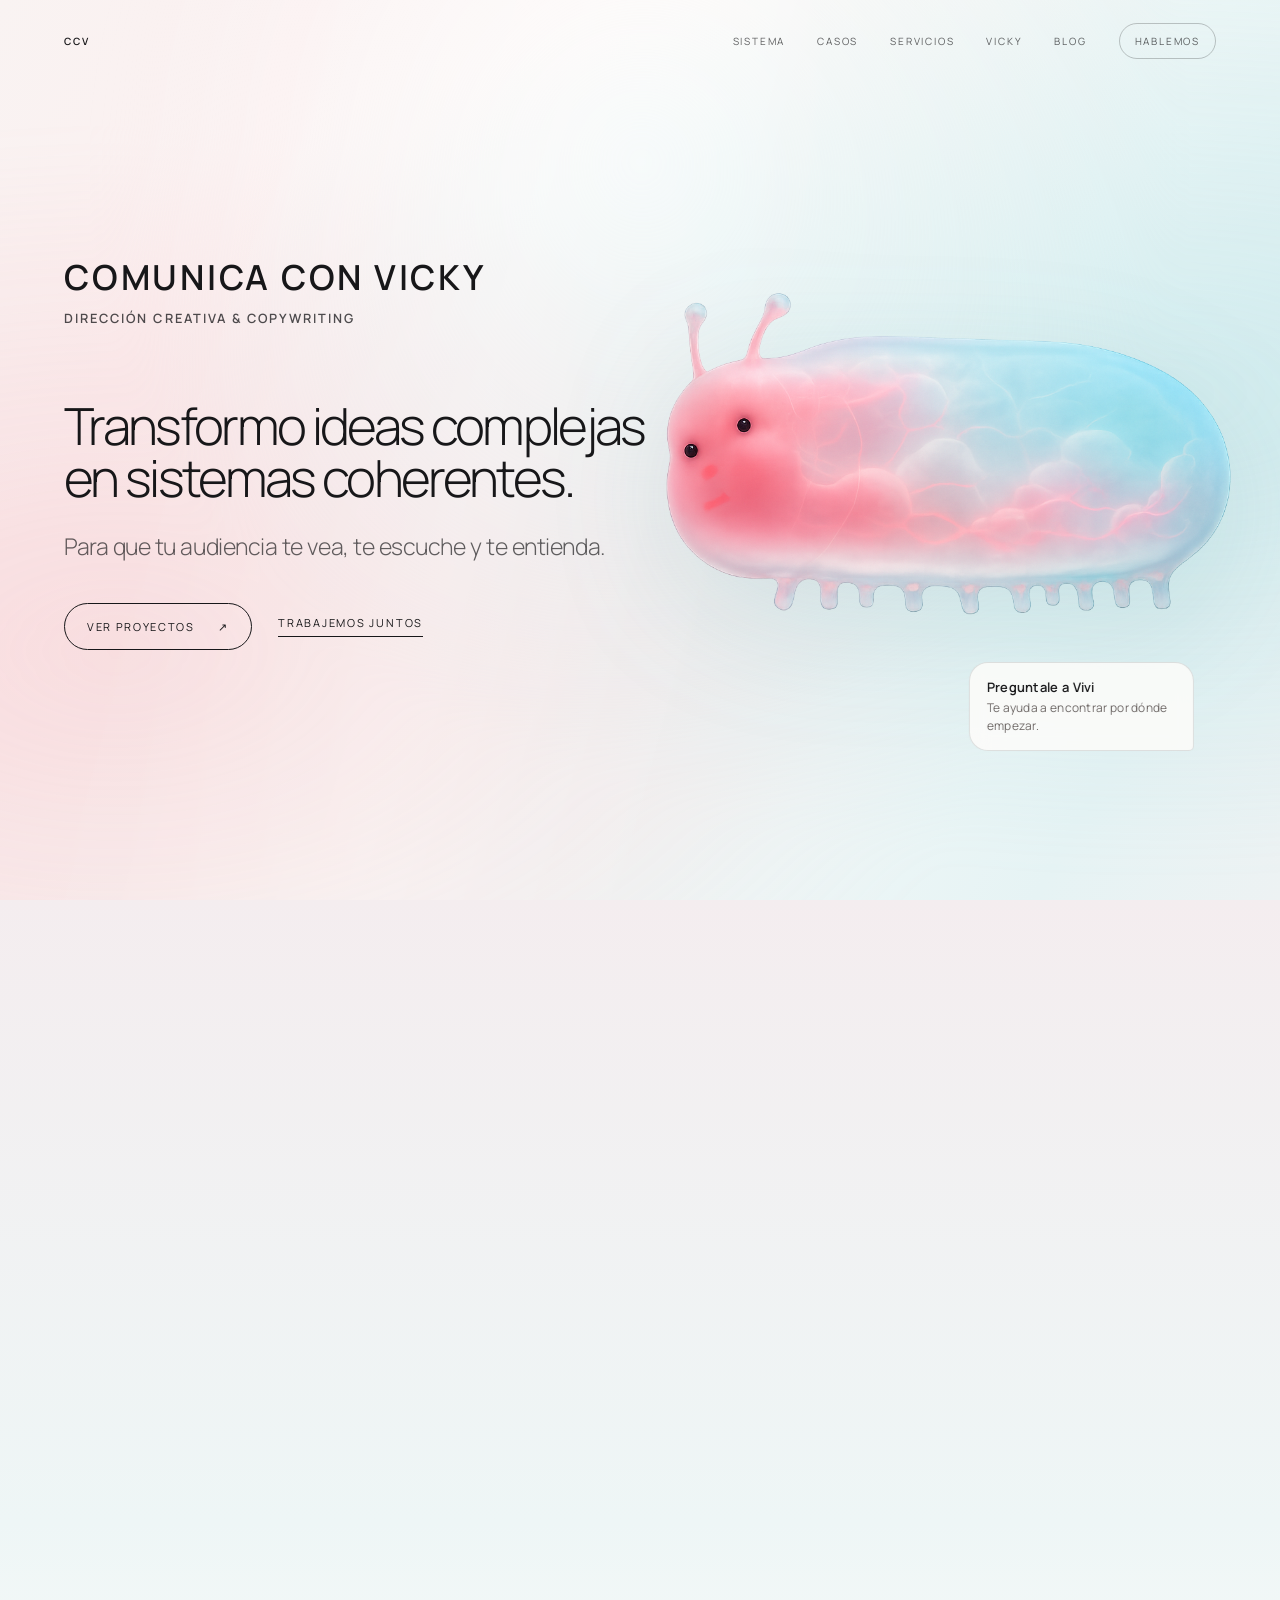
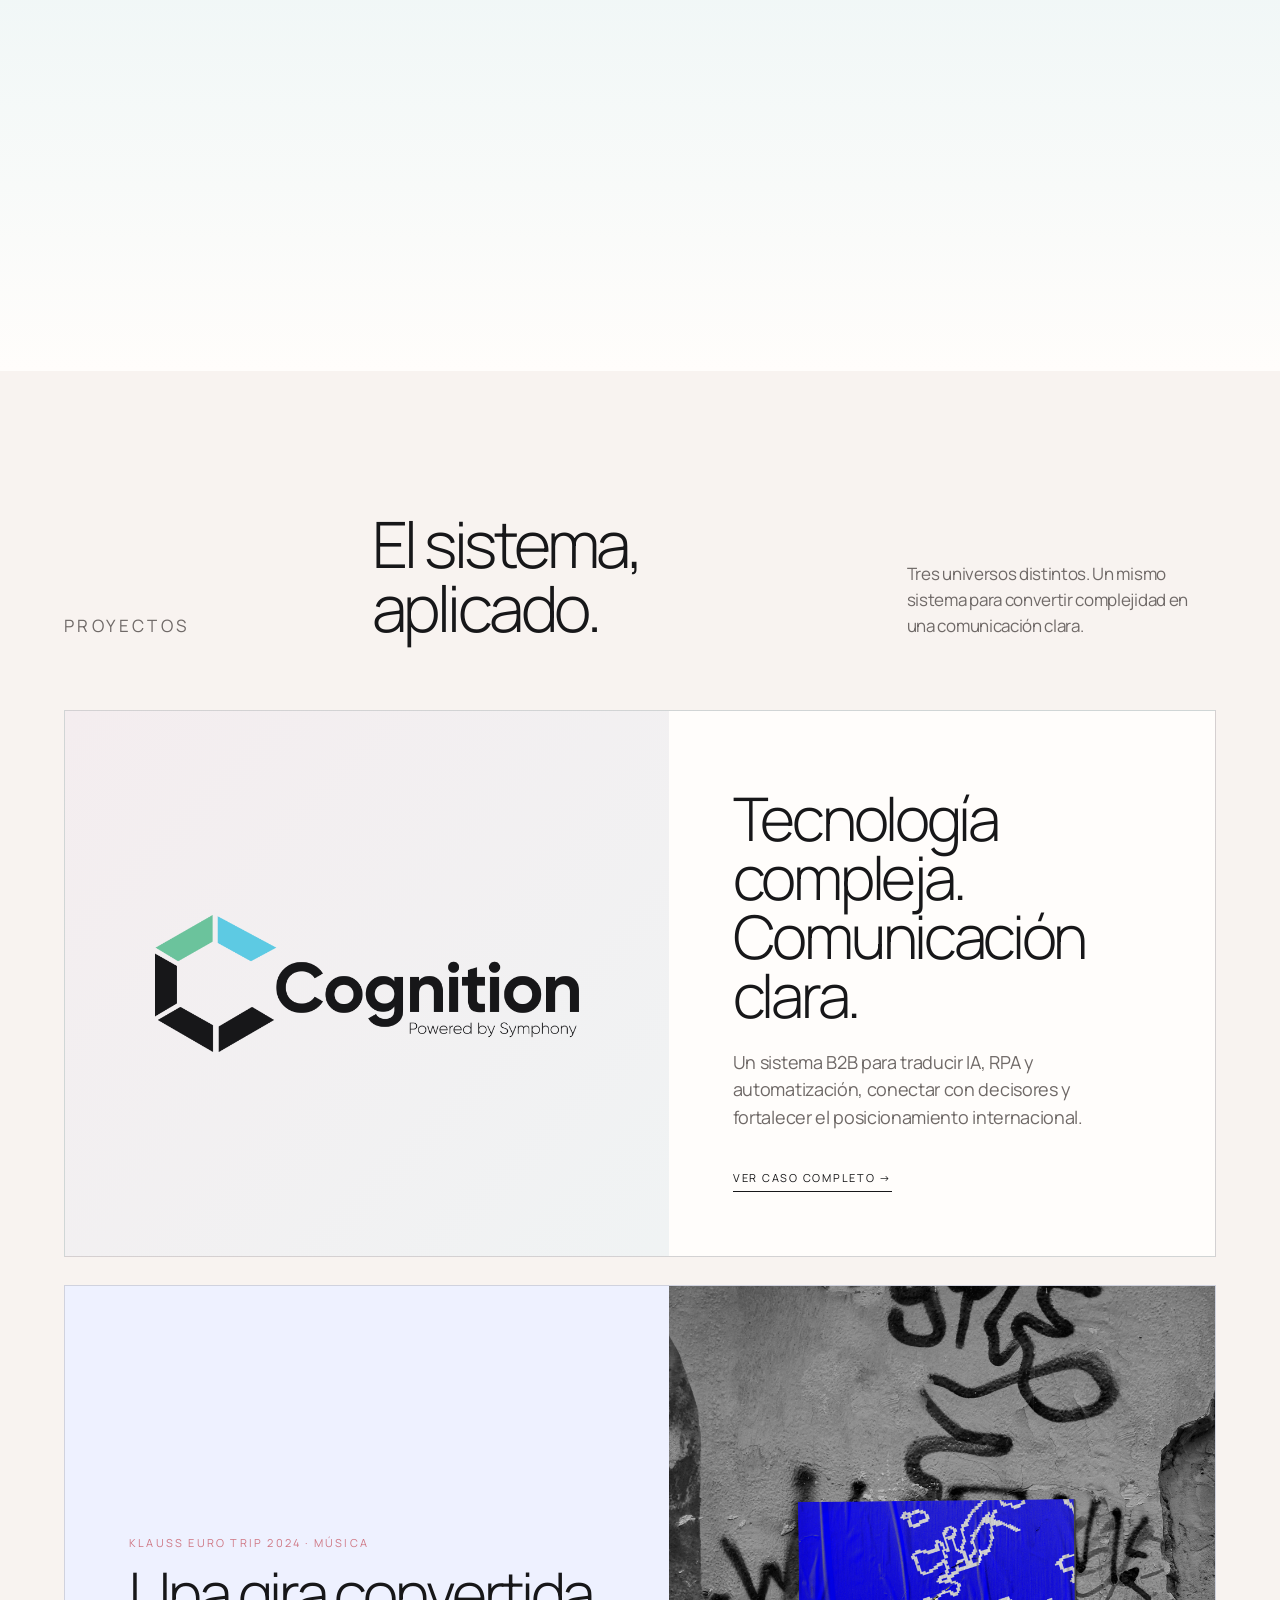
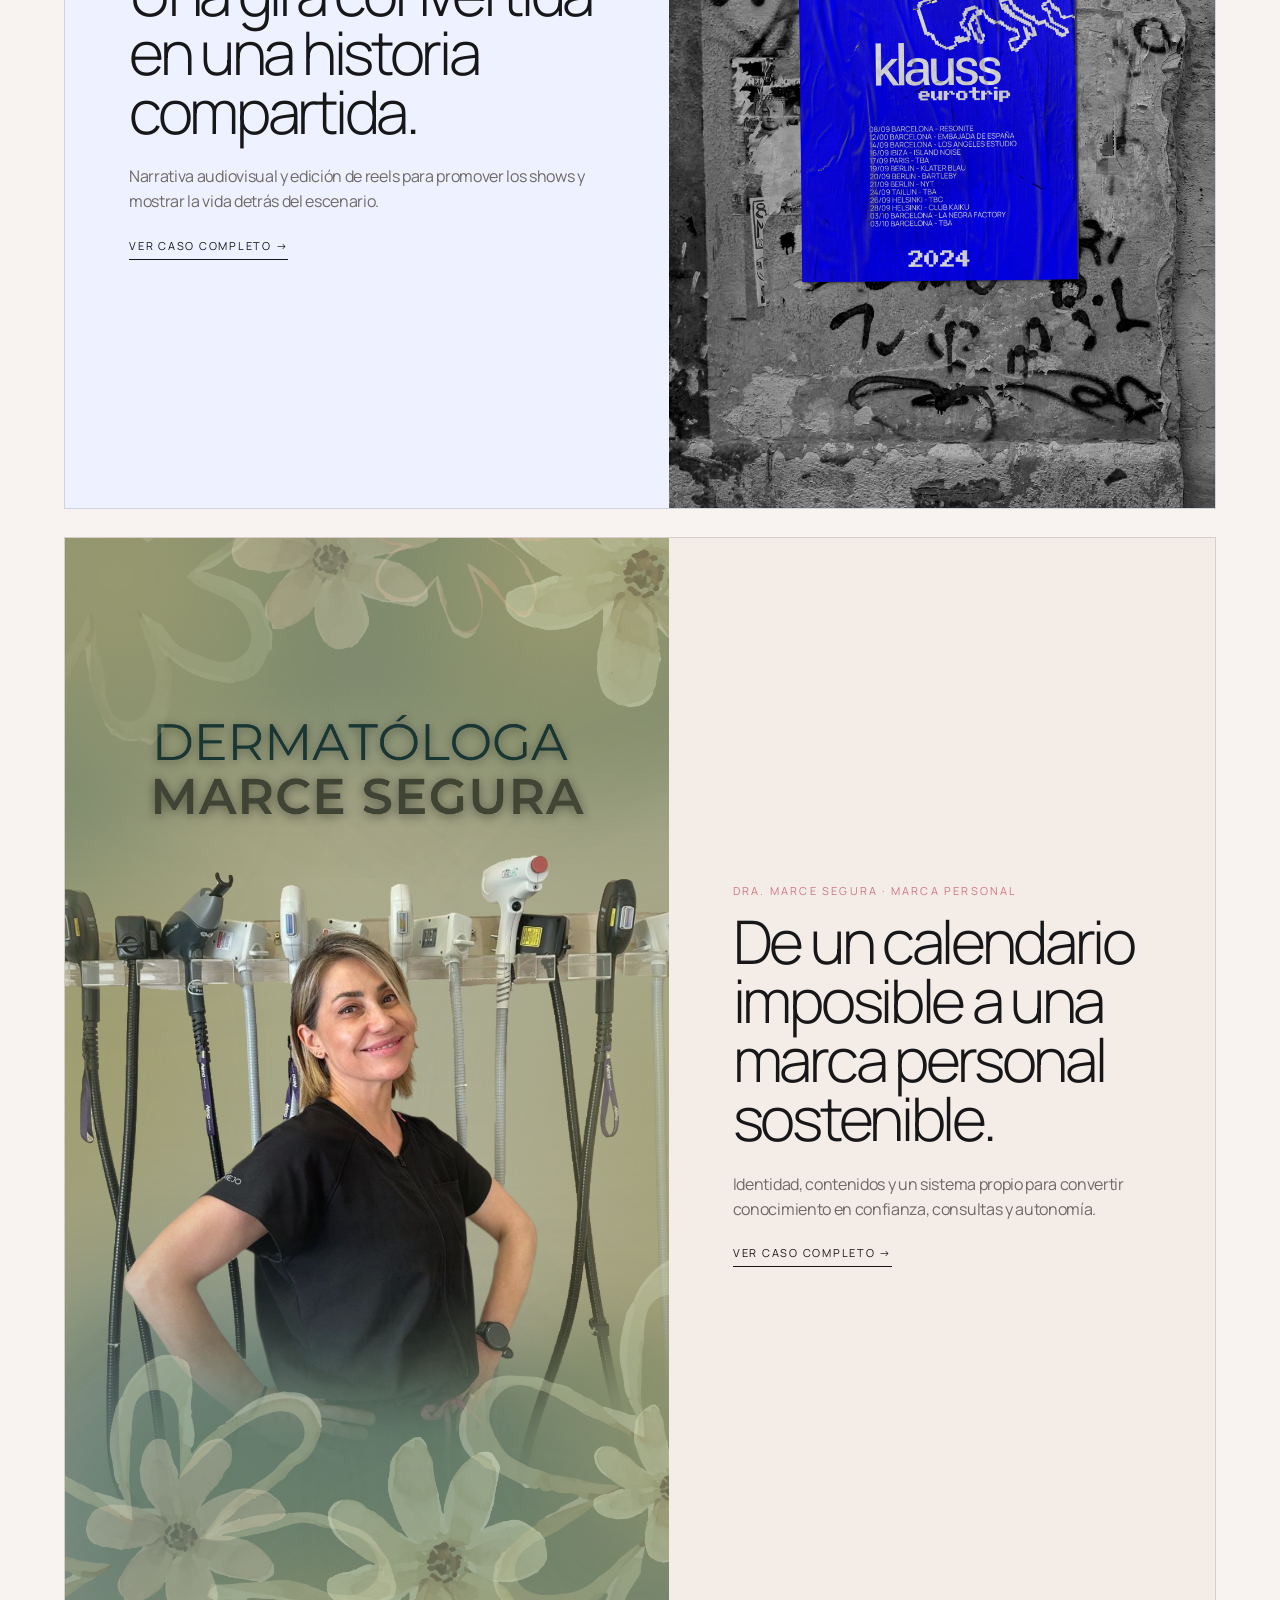
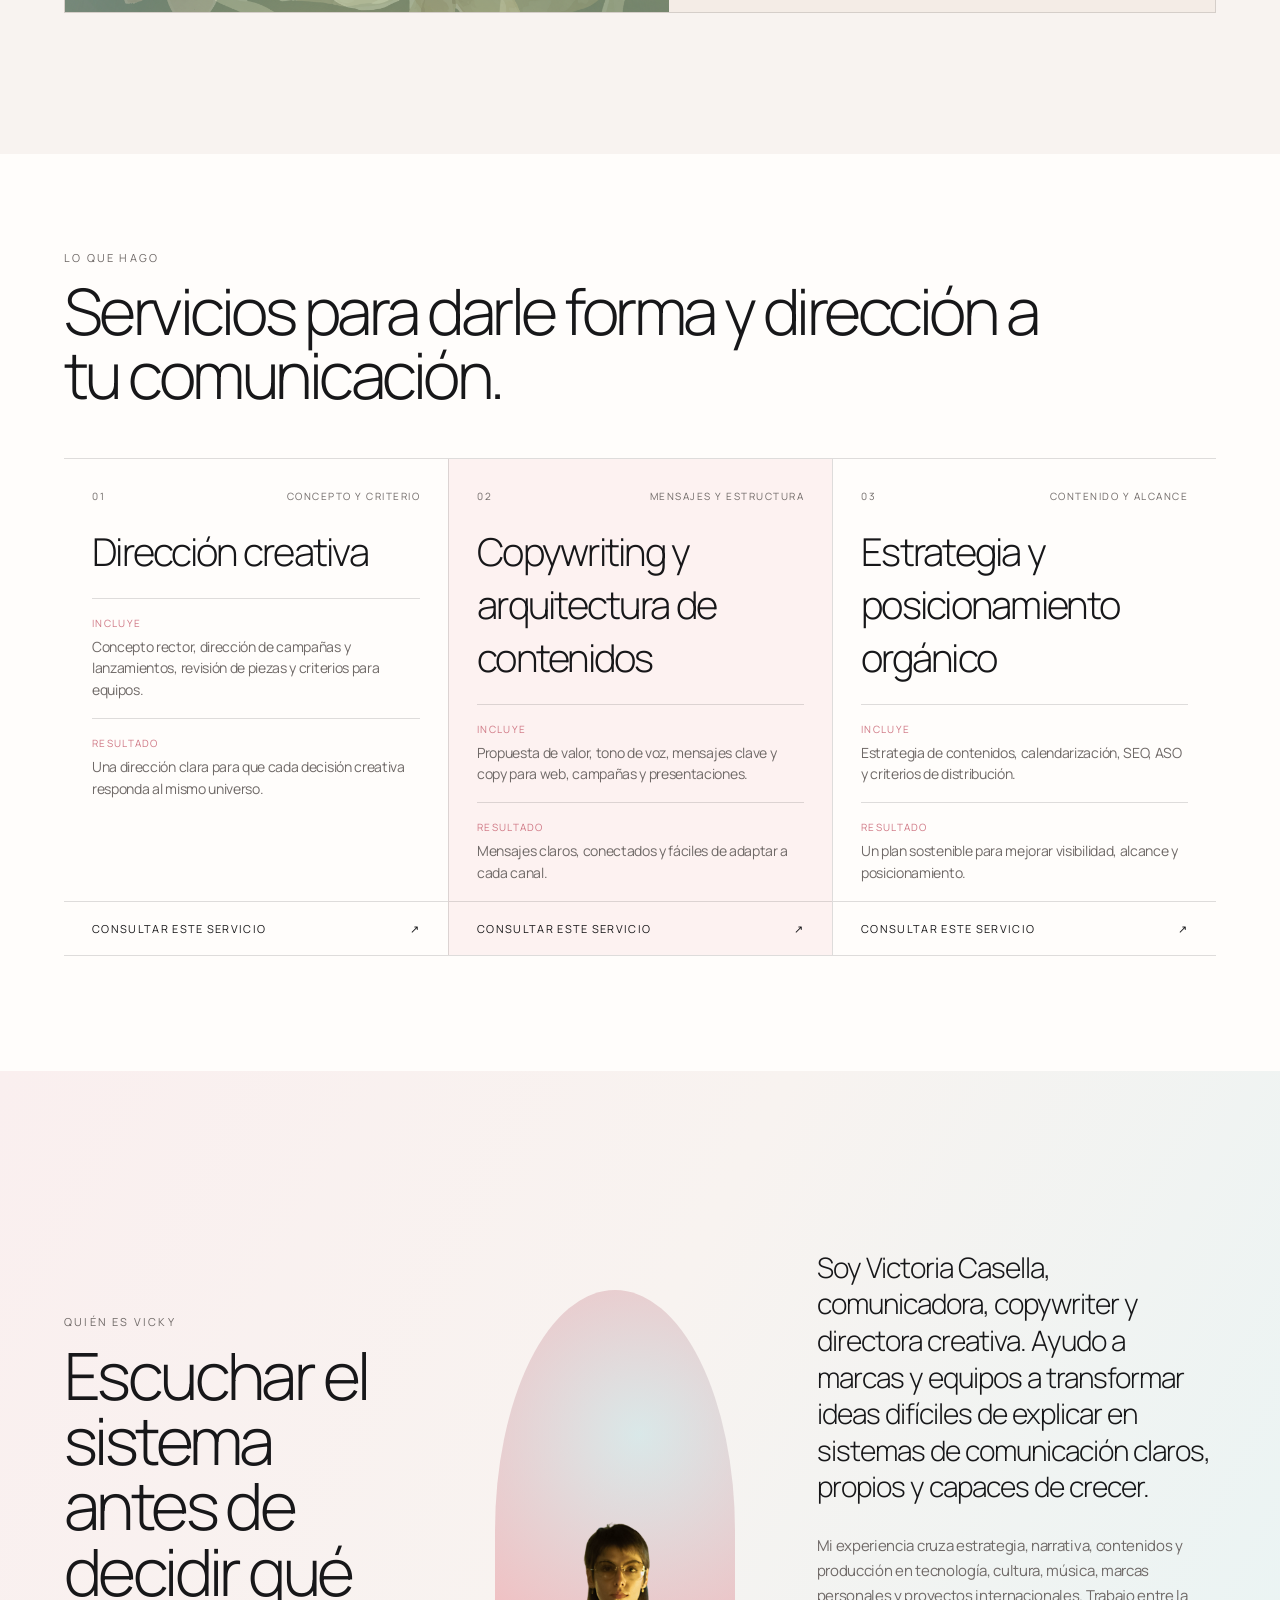
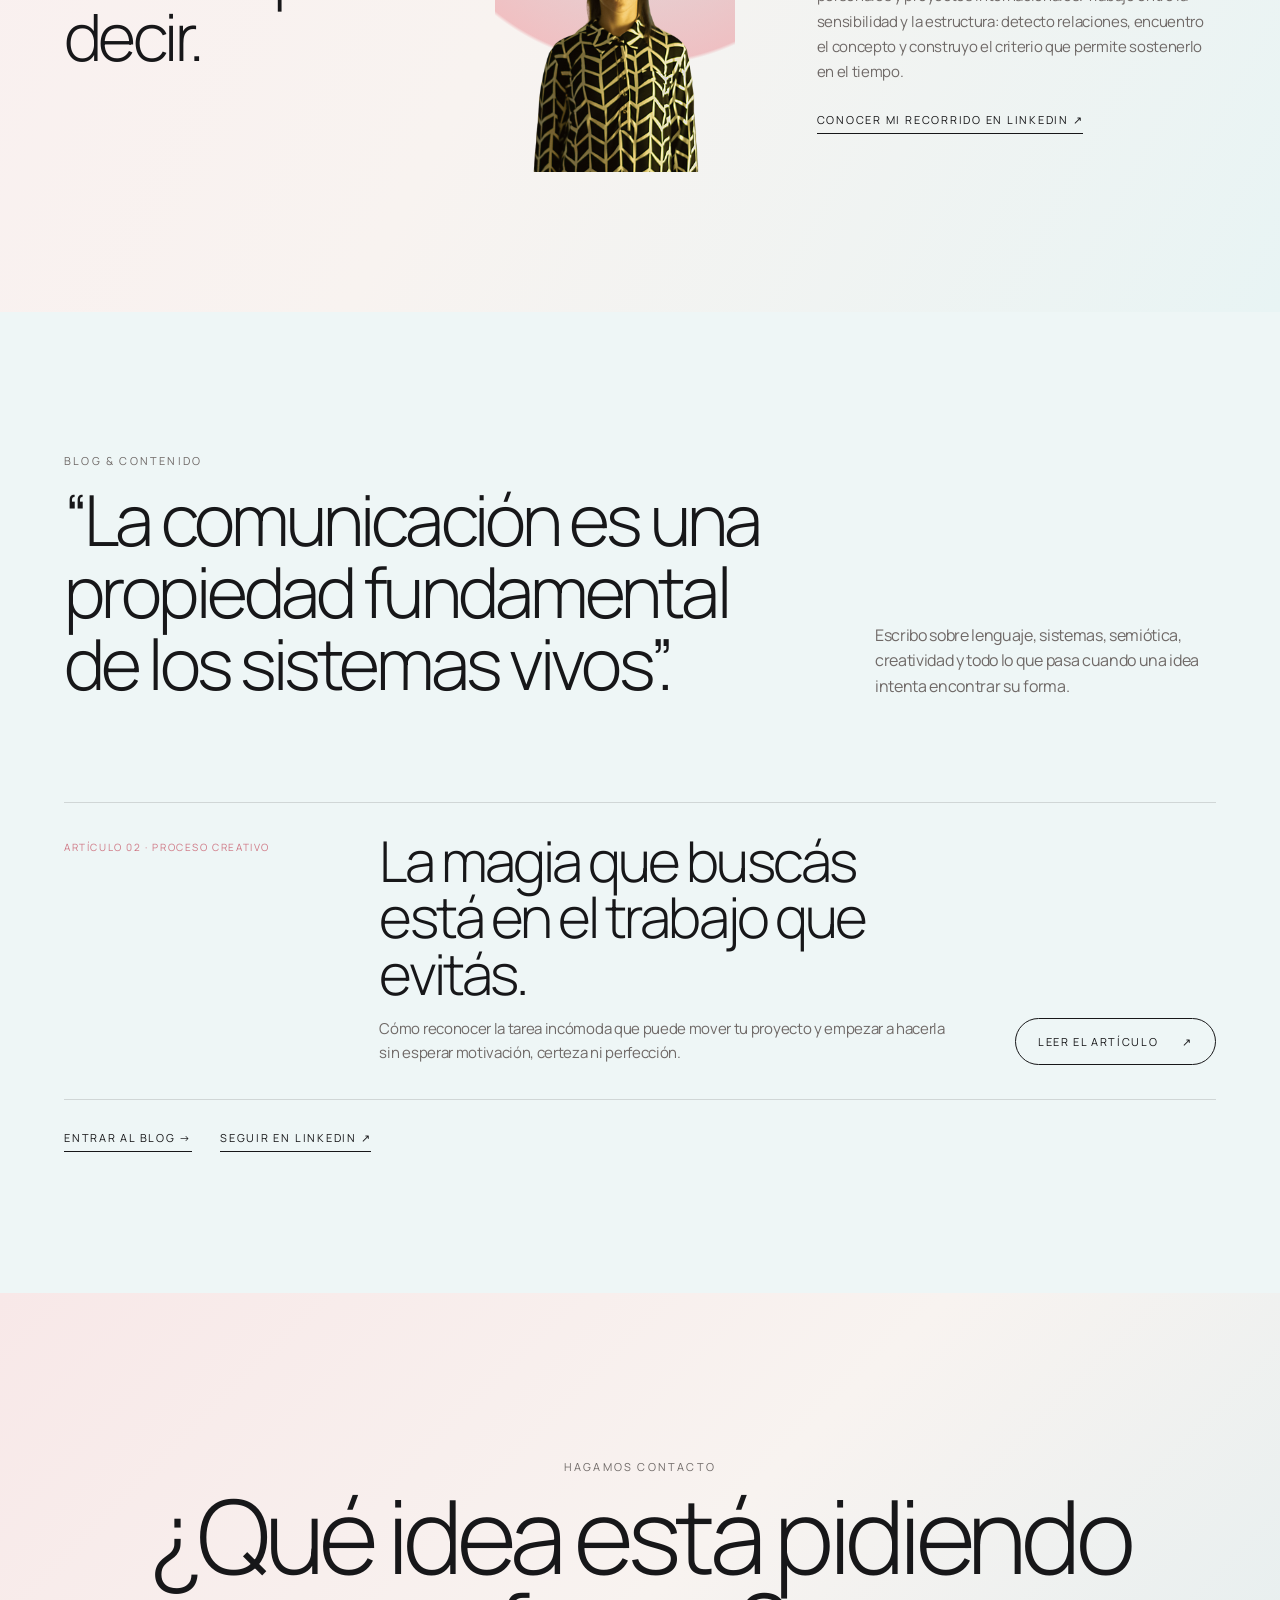
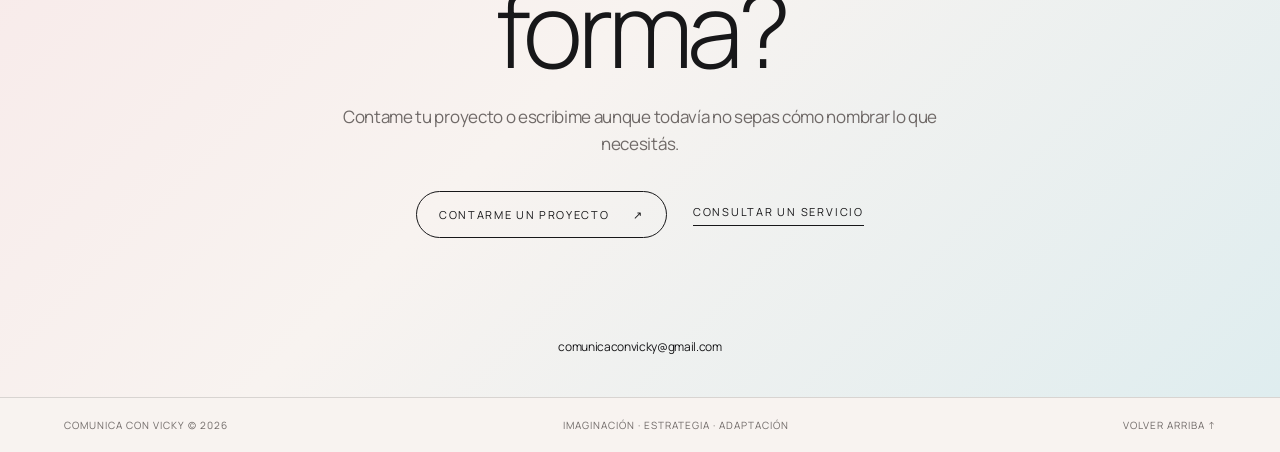
<file: public/portfolio/index.html>
<!doctype html>
<html lang="es">
<head>
  <meta charset="utf-8">
  <meta name="viewport" content="width=device-width,initial-scale=1">
  <meta name="description" content="Comunicación, dirección creativa y sistemas de contenido para transformar ideas complejas en mensajes claros y coherentes.">
  <meta name="theme-color" content="#f8f3f0">
  <title>Comunica con Vicky — Ideas complejas, sistemas coherentes</title>
  <link rel="stylesheet" href="styles.css?v=20260824b">
  <link rel="stylesheet" href="home.css?v=20260831a">
</head>
<body class="home-page">
  <header class="home-nav" aria-label="Cabecera">
    <a class="home-nav__brand" href="#top" aria-label="Comunica con Vicky, inicio">CCV</a>
    <nav class="home-nav__links" aria-label="Navegación principal">
      <a href="#sistema">Sistema</a>
      <a href="#casos">Casos</a>
      <a href="#servicios">Servicios</a>
      <a href="#sobre-mi">Vicky</a>
      <a href="#contenido">Blog</a>
      <a class="home-nav__cta" href="#contacto">Hablemos</a>
    </nav>
  </header>

  <main id="top">
    <section class="home-hero" aria-labelledby="hero-title">
      <div class="home-shell home-hero__grid">
        <div class="home-hero__copy">
          <div class="home-hero__identity">
            <p class="home-eyebrow">Comunica con Vicky</p>
            <p class="home-kicker">Dirección creativa &amp; Copywriting</p>
          </div>
          <h1 id="hero-title"><span>Transformo ideas complejas</span><span>en sistemas coherentes.</span></h1>
          <p class="home-hero__lead">Para que tu audiencia te vea, te escuche y te entienda.</p>
          <div class="home-actions">
            <a class="home-button" href="#casos">Ver proyectos <span aria-hidden="true">↗</span></a>
            <a class="home-text-link" href="#contacto">Trabajemos juntos</a>
          </div>
        </div>
        <button class="home-hero__vivi" type="button" data-vivi-open aria-label="Entrar al universo de Vivi" aria-controls="vivi-universe" aria-expanded="false">
          <span class="home-hero__halo" aria-hidden="true"></span>
          <img src="assets/vivi.png" alt="Vivi, organismo translúcido rosa y celeste">
          <span class="home-hero__vivi-copy"><b>Preguntale a Vivi</b> Te ayuda a encontrar por dónde empezar.</span>
        </button>
      </div>
      <a class="home-scroll-cue" href="#sistema"><span>Explorar el sistema</span><i aria-hidden="true"></i></a>
    </section>

    <section class="system" id="sistema" aria-labelledby="system-title">
      <div class="home-shell">
        <header class="system__header">
          <h2 id="system-title">Mi sistema</h2>
        </header>

        <div class="system__routes" aria-hidden="true">
          <span class="system-route system-route--left"></span>
          <span class="system-route system-route--center"></span>
          <span class="system-route system-route--right"></span>
        </div>

        <div class="system__moves" aria-label="Movimientos del sistema">
          <article class="system-move">
            <h3>Imaginar</h3>
            <p>Encontrar la idea y su universo.</p>
          </article>
          <article class="system-move">
            <h3>Construir</h3>
            <p>Ordenar mensajes, públicos, canales y objetivos.</p>
          </article>
          <article class="system-move">
            <h3>Dirigir</h3>
            <p>Aplicar, observar y ajustar el sistema.</p>
          </article>
        </div>

        <div class="system__foundations" aria-labelledby="pillars-title">
          <header class="system__foundations-head">
            <h3 id="pillars-title">Cada movimiento se sostiene sobre estos <span>tres pilares</span>.</h3>
          </header>
          <div class="system__pillar-grid">
            <article class="system-pillar">
              <h4>Imaginación</h4>
              <p class="system-pillar__purpose">Abre posibilidades y define el universo de la idea.</p>
              <p class="system-pillar__application"><span>Cómo la aplico</span>Concepto rector, tono y territorio creativo.</p>
            </article>
            <article class="system-pillar">
              <h4>Estrategia</h4>
              <p class="system-pillar__purpose">Ordena decisiones para convertir la idea en un sistema coherente.</p>
              <p class="system-pillar__application"><span>Cómo la aplico</span>Objetivos, públicos, mensajes, canales y arquitectura de contenidos.</p>
            </article>
            <article class="system-pillar">
              <h4>Adaptación</h4>
              <p class="system-pillar__purpose">Permite que el sistema evolucione sin perder su identidad.</p>
              <p class="system-pillar__application"><span>Cómo la aplico</span>Criterios, seguimiento y ajustes según cada formato y contexto.</p>
            </article>
          </div>
        </div>
      </div>
    </section>

    <section class="packs" id="servicios" aria-labelledby="packs-title">
      <div class="home-shell">
        <header class="packs__heading packs__heading--compact">
          <div>
            <p class="home-kicker">Lo que hago</p>
            <h2 id="packs-title">Servicios para darle forma y dirección a tu comunicación.</h2>
          </div>
        </header>

        <div class="packs__grid">
          <article class="pack-card">
            <header><span>01</span><p>Concepto y criterio</p></header>
            <h3>Dirección creativa</h3>
            <dl>
              <div><dt>Incluye</dt><dd>Concepto rector, dirección de campañas y lanzamientos, revisión de piezas y criterios para equipos.</dd></div>
              <div><dt>Resultado</dt><dd>Una dirección clara para que cada decisión creativa responda al mismo universo.</dd></div>
            </dl>
            <a class="pack-card__cta" href="mailto:comunicaconvicky@gmail.com?subject=Consulta%20sobre%20direcci%C3%B3n%20creativa">Consultar este servicio <span>↗</span></a>
          </article>

          <article class="pack-card pack-card--featured">
            <header><span>02</span><p>Mensajes y estructura</p></header>
            <h3>Copywriting y arquitectura de contenidos</h3>
            <dl>
              <div><dt>Incluye</dt><dd>Propuesta de valor, tono de voz, mensajes clave y copy para web, campañas y presentaciones.</dd></div>
              <div><dt>Resultado</dt><dd>Mensajes claros, conectados y fáciles de adaptar a cada canal.</dd></div>
            </dl>
            <a class="pack-card__cta" href="mailto:comunicaconvicky@gmail.com?subject=Consulta%20sobre%20copywriting%20y%20arquitectura%20de%20contenidos">Consultar este servicio <span>↗</span></a>
          </article>

          <article class="pack-card">
            <header><span>03</span><p>Contenido y alcance</p></header>
            <h3>Estrategia y posicionamiento orgánico</h3>
            <dl>
              <div><dt>Incluye</dt><dd>Estrategia de contenidos, calendarización, SEO, ASO y criterios de distribución.</dd></div>
              <div><dt>Resultado</dt><dd>Un plan sostenible para mejorar visibilidad, alcance y posicionamiento.</dd></div>
            </dl>
            <a class="pack-card__cta" href="mailto:comunicaconvicky@gmail.com?subject=Consulta%20sobre%20estrategia%20y%20posicionamiento%20org%C3%A1nico">Consultar este servicio <span>↗</span></a>
          </article>
        </div>
      </div>
    </section>

    <section class="cases" id="casos" aria-labelledby="cases-title">
      <div class="home-shell">
        <header class="cases__heading">
          <p class="home-kicker">Proyectos</p>
          <h2 id="cases-title">El sistema, aplicado.</h2>
          <p>Tres universos distintos. Un mismo sistema para convertir complejidad en una comunicación clara.</p>
        </header>

        <article class="case case--cognition">
          <a class="case__visual" href="cognition.html" aria-label="Ver caso Cognition"><img src="assets/cognition/cognition-logo-transparent-dark.png" alt="Cognition — Powered by Symphony"></a>
          <div class="case__copy">
            <h3>Tecnología compleja. Comunicación clara.</h3>
            <p class="case__challenge">Un sistema B2B para traducir IA, RPA y automatización, conectar con decisores y fortalecer el posicionamiento internacional.</p>
            <a class="home-text-link" href="cognition.html">Ver caso completo →</a>
          </div>
        </article>

        <article class="case case--klaus">
          <a class="case__visual" href="klaus-euro-trip-2024.html" aria-label="Ver caso Klauss Euro Trip 2024"><img src="assets/klaus/klaus-euro-trip-2024.png" alt="Identidad visual de Klauss Euro Trip 2024"></a>
          <div class="case__copy">
            <p class="home-kicker">Klauss Euro Trip 2024 · Música</p>
            <h3>Una gira convertida en una historia compartida.</h3>
            <p class="case__challenge">Narrativa audiovisual y edición de reels para promover los shows y mostrar la vida detrás del escenario.</p>
            <a class="home-text-link" href="klaus-euro-trip-2024.html">Ver caso completo →</a>
          </div>
        </article>

        <article class="case case--marce">
          <a class="case__visual" href="dra-marce-segura.html" aria-label="Ver caso Dra. Marce Segura"><img src="assets/marce/marce-cover.png" alt="Identidad y contenidos para la Dra. Marce Segura"></a>
          <div class="case__copy">
            <p class="home-kicker">Dra. Marce Segura · Marca personal</p>
            <h3>De un calendario imposible a una marca personal sostenible.</h3>
            <p class="case__challenge">Identidad, contenidos y un sistema propio para convertir conocimiento en confianza, consultas y autonomía.</p>
            <a class="home-text-link" href="dra-marce-segura.html">Ver caso completo →</a>
          </div>
        </article>
      </div>
    </section>

    <section class="home-about" id="sobre-mi" aria-labelledby="about-title">
      <div class="home-shell home-about__grid">
        <div class="home-about__title"><p class="home-kicker">Quién es Vicky</p><h2 id="about-title">Escuchar el sistema antes de decidir qué decir.</h2></div>
        <figure class="home-about__portrait"><span aria-hidden="true"></span><img src="assets/vicky-retrato.png" alt="Retrato de Victoria Casella"></figure>
        <div class="home-about__copy">
          <p class="home-about__statement">Soy Victoria Casella, comunicadora, copywriter y directora creativa. Ayudo a marcas y equipos a transformar ideas difíciles de explicar en sistemas de comunicación claros, propios y capaces de crecer.</p>
          <p>Mi experiencia cruza estrategia, narrativa, contenidos y producción en tecnología, cultura, música, marcas personales y proyectos internacionales. Trabajo entre la sensibilidad y la estructura: detecto relaciones, encuentro el concepto y construyo el criterio que permite sostenerlo en el tiempo.</p>
          <div class="home-about__links">
            <a class="home-text-link" href="https://www.linkedin.com/in/mar%C3%ADavictoriacasellahorn/" target="_blank" rel="noreferrer">Conocer mi recorrido en LinkedIn ↗</a>
          </div>
        </div>
      </div>
    </section>

    <section class="home-journal" id="contenido" aria-labelledby="journal-title">
      <div class="home-shell">
        <header class="home-journal__heading">
          <div class="home-journal__quote"><p class="home-kicker">Blog &amp; contenido</p><blockquote id="journal-title">“La comunicación es una propiedad fundamental de los sistemas vivos”.</blockquote></div>
          <p>Escribo sobre lenguaje, sistemas, semiótica, creatividad y todo lo que pasa cuando una idea intenta encontrar su forma.</p>
        </header>
        <article class="home-journal__feature">
          <p class="home-journal__meta">Artículo 02 · Proceso creativo</p>
          <div>
            <h3>La magia que buscás está en el trabajo que evitás.</h3>
            <p>Cómo reconocer la tarea incómoda que puede mover tu proyecto y empezar a hacerla sin esperar motivación, certeza ni perfección.</p>
          </div>
          <a class="home-button" href="la-magia-esta-en-el-trabajo-que-evitas.html">Leer el artículo <span>↗</span></a>
        </article>
        <div class="home-journal__footer"><a class="home-text-link" href="blog.html">Entrar al blog →</a><a class="home-text-link" href="https://www.linkedin.com/in/mar%C3%ADavictoriacasellahorn/recent-activity/all/" target="_blank" rel="noreferrer">Seguir en LinkedIn ↗</a></div>
      </div>
    </section>

    <section class="home-contact" id="contacto" aria-labelledby="contact-title">
      <div class="home-shell home-contact__inner">
        <p class="home-kicker">Hagamos contacto</p>
        <h2 id="contact-title">¿Qué idea está pidiendo forma?</h2>
        <p>Contame tu proyecto o escribime aunque todavía no sepas cómo nombrar lo que necesitás.</p>
        <div class="home-contact__actions"><a class="home-button" href="mailto:comunicaconvicky@gmail.com?subject=Quiero%20contarte%20mi%20proyecto">Contarme un proyecto <span>↗</span></a><a class="home-text-link" href="mailto:comunicaconvicky@gmail.com?subject=Consulta%20sobre%20servicios">Consultar un servicio</a></div>
        <a class="home-contact__email" href="mailto:comunicaconvicky@gmail.com">comunicaconvicky@gmail.com</a>
      </div>
    </section>
  </main>

  <footer class="home-footer"><span>Comunica con Vicky © 2026</span><span>Imaginación · Estrategia · Adaptación</span><a href="#top">Volver arriba ↑</a></footer>

  <section class="vivi-universe" id="vivi-universe" role="dialog" aria-modal="true" aria-labelledby="vivi-universe-title" aria-hidden="true" inert>
    <div class="vivi-universe__signals" aria-hidden="true">
      <span>Focus</span><span>Focus</span><span>Focus</span><span>Focus</span>
    </div>
    <button class="vivi-universe__close" type="button" data-vivi-close aria-label="Cerrar el universo de Vivi"><span>Cerrar</span> ×</button>
    <div class="vivi-universe__shell">
      <header class="vivi-universe__intro">
        <div class="vivi-universe__identity">
          <img src="assets/vivi.png" alt="" aria-hidden="true">
          <p class="home-kicker">Preguntale a Vivi</p>
        </div>
        <h2 id="vivi-universe-title">¿Qué necesitás ordenar hoy?</h2>
        <p>Escribí tu pregunta o elegí un punto de partida.</p>
      </header>

      <form class="vivi-search" data-vivi-form>
        <label class="visually-hidden" for="vivi-question">Contale a Vivi qué necesitás</label>
        <input id="vivi-question" name="question" type="text" autocomplete="off" placeholder="Tengo una idea, pero no sé cómo explicarla">
        <button type="submit" aria-label="Preguntarle a Vivi"><span>Preguntar</span><b aria-hidden="true">→</b></button>
      </form>

      <div class="vivi-prompts" aria-label="Problemas frecuentes">
        <button type="button" data-vivi-prompt="start">Empezar una idea</button>
        <button type="button" data-vivi-prompt="launch">Lanzar un proyecto</button>
        <button type="button" data-vivi-prompt="order">Ordenar mi comunicación</button>
        <button type="button" data-vivi-prompt="positioning">Mejorar mi posicionamiento</button>
      </div>

      <section class="vivi-results" data-vivi-results-section aria-labelledby="vivi-results-title" aria-live="polite" hidden>
        <header class="vivi-results__head">
          <div>
            <p class="home-kicker">Vivi recomienda</p>
            <h3 id="vivi-results-title" data-vivi-response></h3>
          </div>
          <button type="button" data-vivi-reset>Hacer otra pregunta</button>
        </header>
        <div class="vivi-results__grid" data-vivi-results></div>
      </section>
    </div>
    <p class="vivi-universe__note">Una orientación inicial para encontrar el próximo paso. No guarda tus respuestas.</p>
  </section>

  <script src="home.js?v=20260828c"></script>
</body>
</html>
</file>
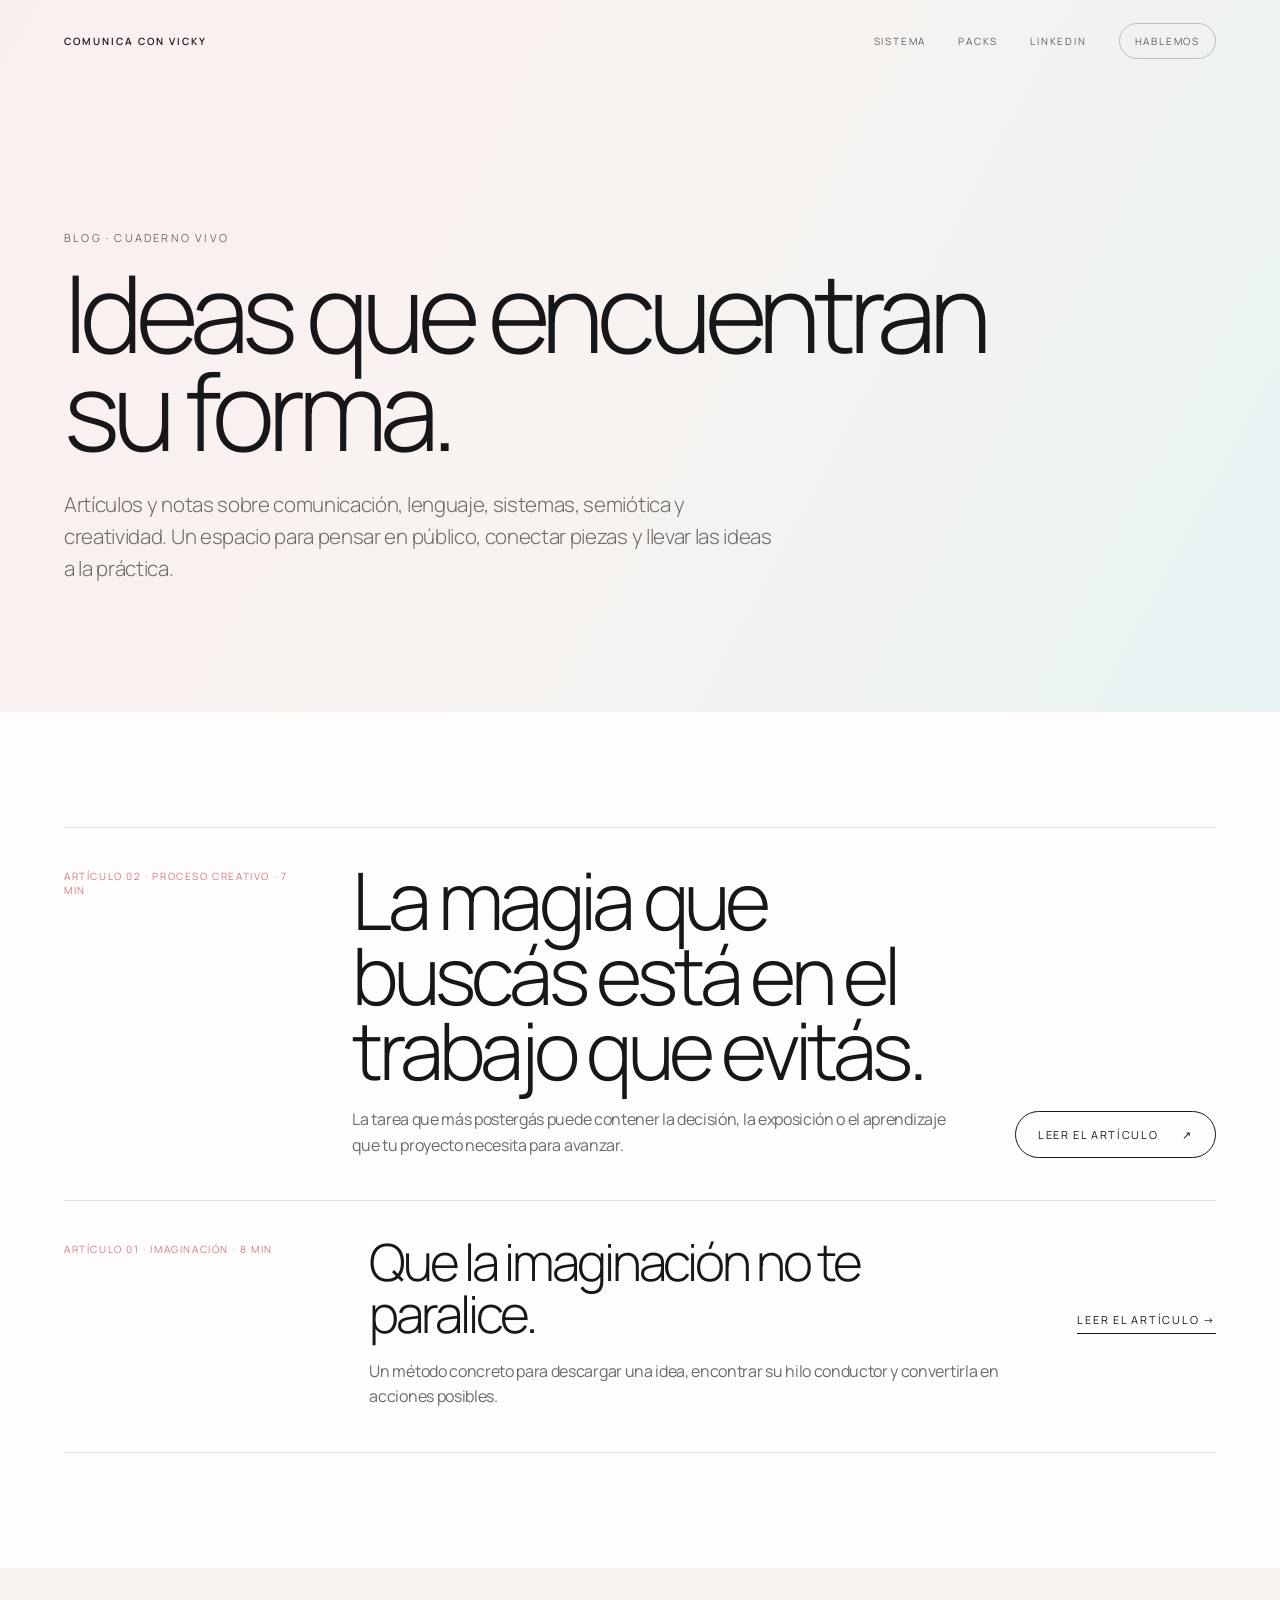
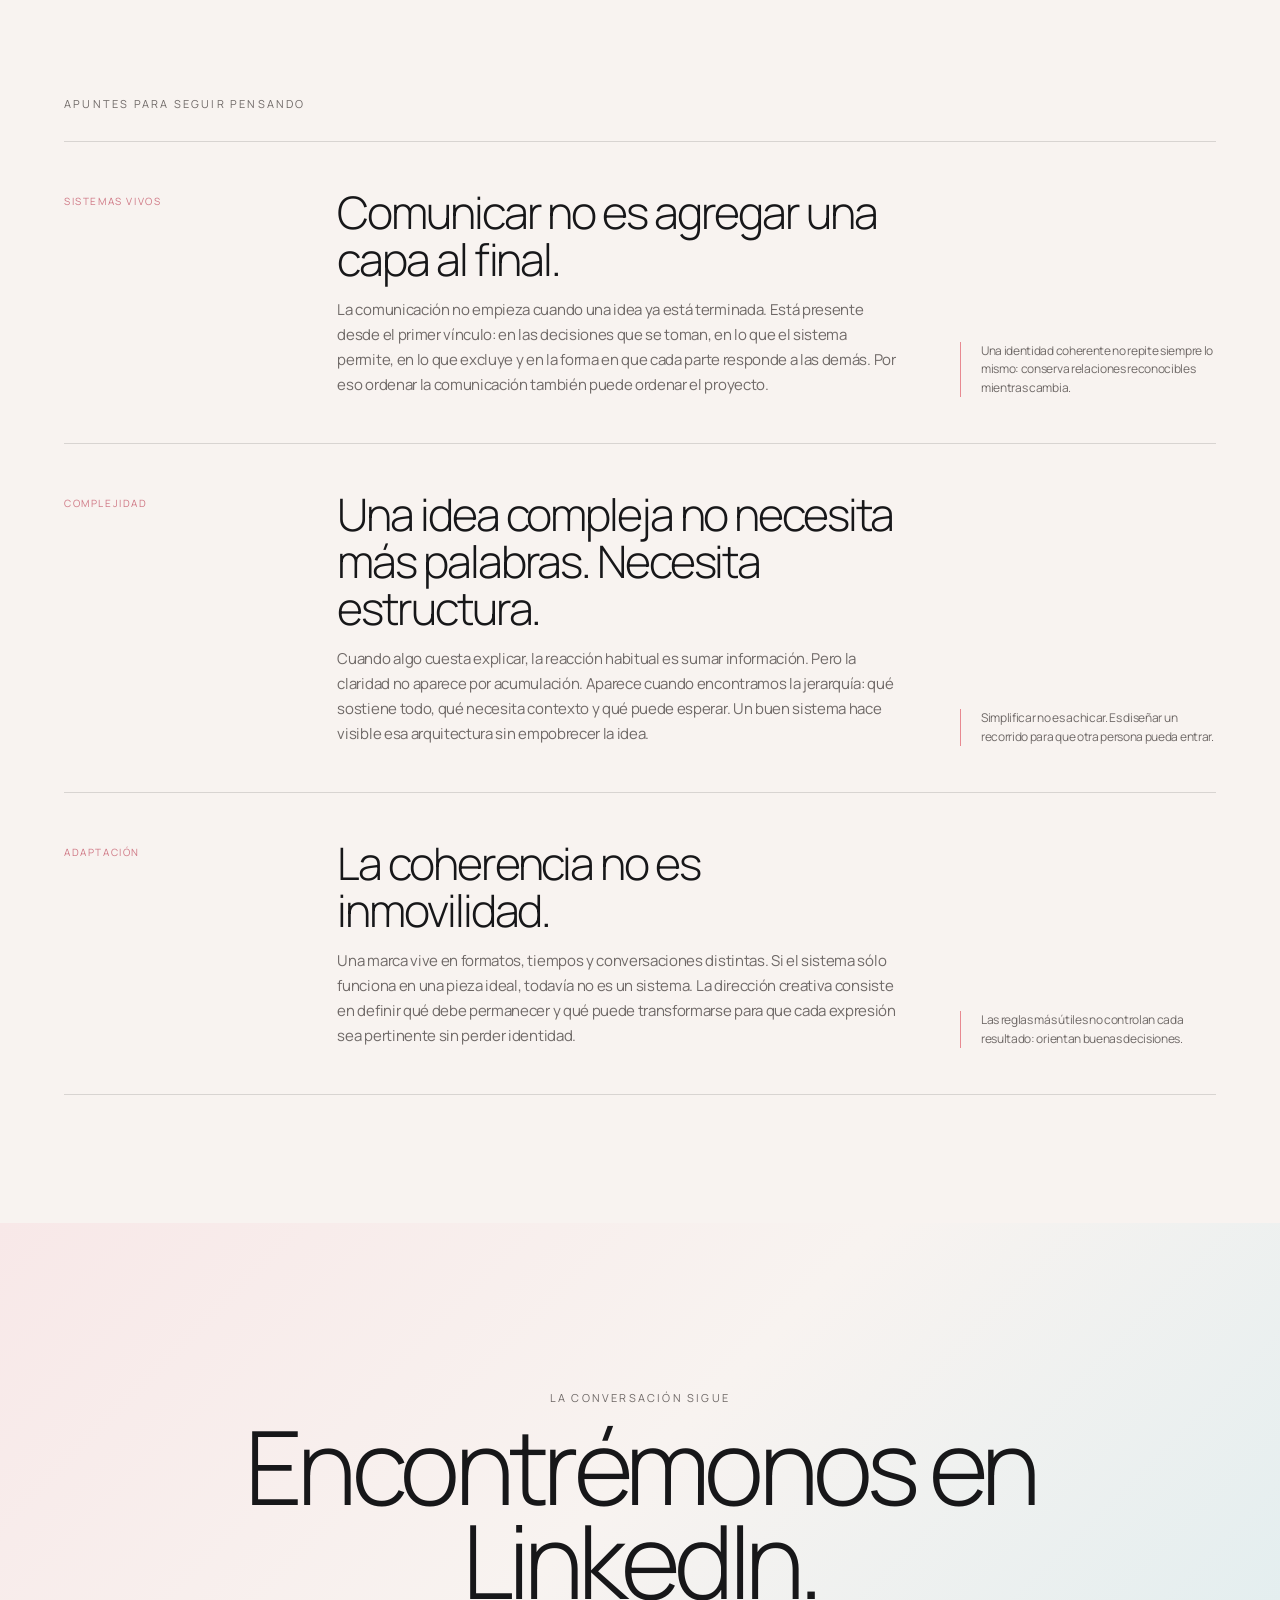
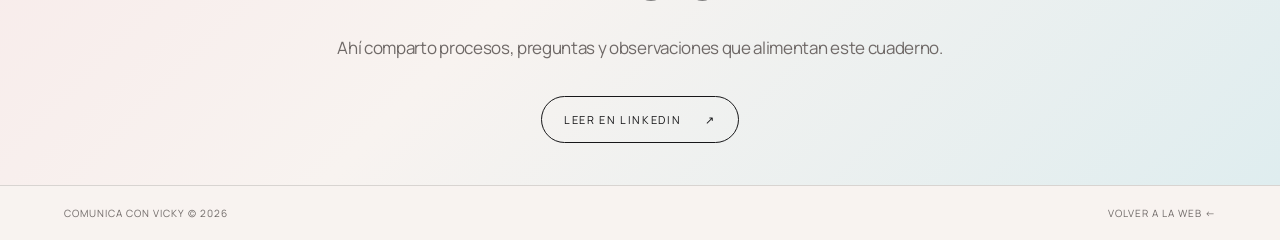
<file: public/portfolio/blog.html>
<!doctype html>
<html lang="es">
<head>
  <meta charset="utf-8">
  <meta name="viewport" content="width=device-width,initial-scale=1">
  <meta name="description" content="Artículos y notas de Victoria Casella sobre imaginación, comunicación, sistemas, semiótica y creatividad.">
  <title>Blog — Comunica con Vicky</title>
  <link rel="stylesheet" href="styles.css?v=20260824b">
  <link rel="stylesheet" href="home.css?v=20260825r">
</head>
<body class="home-page journal-page">
  <header class="home-nav is-scrolled">
    <a class="home-nav__brand" href="index.html">Comunica con Vicky</a>
    <nav class="home-nav__links" aria-label="Navegación principal">
      <a href="index.html#sistema">Sistema</a>
      <a href="index.html#packs">Packs</a>
      <a href="https://www.linkedin.com/in/mar%C3%ADavictoriacasellahorn/recent-activity/all/" target="_blank" rel="noreferrer">LinkedIn</a>
      <a class="home-nav__cta" href="index.html#contacto">Hablemos</a>
    </nav>
  </header>
  <main>
    <section class="journal-hero">
      <div class="home-shell">
        <p class="home-kicker">Blog · Cuaderno vivo</p>
        <h1>Ideas que encuentran su forma.</h1>
        <p class="journal-hero__lead">Artículos y notas sobre comunicación, lenguaje, sistemas, semiótica y creatividad. Un espacio para pensar en público, conectar piezas y llevar las ideas a la práctica.</p>
      </div>
    </section>
    <section class="journal-feature" aria-labelledby="latest-article-title">
      <div class="home-shell">
        <article class="journal-feature__card">
          <p class="journal-note__meta">Artículo 02 · Proceso creativo · 7 min</p>
          <div>
            <h2 id="latest-article-title">La magia que buscás está en el trabajo que evitás.</h2>
            <p>La tarea que más postergás puede contener la decisión, la exposición o el aprendizaje que tu proyecto necesita para avanzar.</p>
          </div>
          <a class="home-button" href="la-magia-esta-en-el-trabajo-que-evitas.html">Leer el artículo <span>↗</span></a>
        </article>
        <article class="journal-feature__card journal-feature__card--previous">
          <p class="journal-note__meta">Artículo 01 · Imaginación · 8 min</p>
          <div>
            <h2>Que la imaginación no te paralice.</h2>
            <p>Un método concreto para descargar una idea, encontrar su hilo conductor y convertirla en acciones posibles.</p>
          </div>
          <a class="home-text-link" href="que-la-imaginacion-no-te-paralice.html">Leer el artículo →</a>
        </article>
      </div>
    </section>
    <section class="journal-notes" aria-label="Notas del blog">
      <div class="home-shell">
        <header class="journal-notes__heading"><p class="home-kicker">Apuntes para seguir pensando</p></header>
        <article class="journal-note">
          <p class="journal-note__meta">Sistemas vivos</p>
          <div><h2>Comunicar no es agregar una capa al final.</h2><p>La comunicación no empieza cuando una idea ya está terminada. Está presente desde el primer vínculo: en las decisiones que se toman, en lo que el sistema permite, en lo que excluye y en la forma en que cada parte responde a las demás. Por eso ordenar la comunicación también puede ordenar el proyecto.</p></div>
          <p class="journal-note__aside">Una identidad coherente no repite siempre lo mismo: conserva relaciones reconocibles mientras cambia.</p>
        </article>
        <article class="journal-note">
          <p class="journal-note__meta">Complejidad</p>
          <div><h2>Una idea compleja no necesita más palabras. Necesita estructura.</h2><p>Cuando algo cuesta explicar, la reacción habitual es sumar información. Pero la claridad no aparece por acumulación. Aparece cuando encontramos la jerarquía: qué sostiene todo, qué necesita contexto y qué puede esperar. Un buen sistema hace visible esa arquitectura sin empobrecer la idea.</p></div>
          <p class="journal-note__aside">Simplificar no es achicar. Es diseñar un recorrido para que otra persona pueda entrar.</p>
        </article>
        <article class="journal-note">
          <p class="journal-note__meta">Adaptación</p>
          <div><h2>La coherencia no es inmovilidad.</h2><p>Una marca vive en formatos, tiempos y conversaciones distintas. Si el sistema sólo funciona en una pieza ideal, todavía no es un sistema. La dirección creativa consiste en definir qué debe permanecer y qué puede transformarse para que cada expresión sea pertinente sin perder identidad.</p></div>
          <p class="journal-note__aside">Las reglas más útiles no controlan cada resultado: orientan buenas decisiones.</p>
        </article>
      </div>
    </section>
    <section class="home-contact">
      <div class="home-shell home-contact__inner">
        <p class="home-kicker">La conversación sigue</p>
        <h2>Encontrémonos en LinkedIn.</h2>
        <p>Ahí comparto procesos, preguntas y observaciones que alimentan este cuaderno.</p>
        <a class="home-button home-button--light" href="https://www.linkedin.com/in/mar%C3%ADavictoriacasellahorn/recent-activity/all/" target="_blank" rel="noreferrer">Leer en LinkedIn <span>↗</span></a>
      </div>
    </section>
  </main>
  <footer class="home-footer"><span>Comunica con Vicky © 2026</span><a href="index.html">Volver a la web ←</a></footer>
  <script src="home.js?v=20260825r"></script>
</body>
</html>
</file>
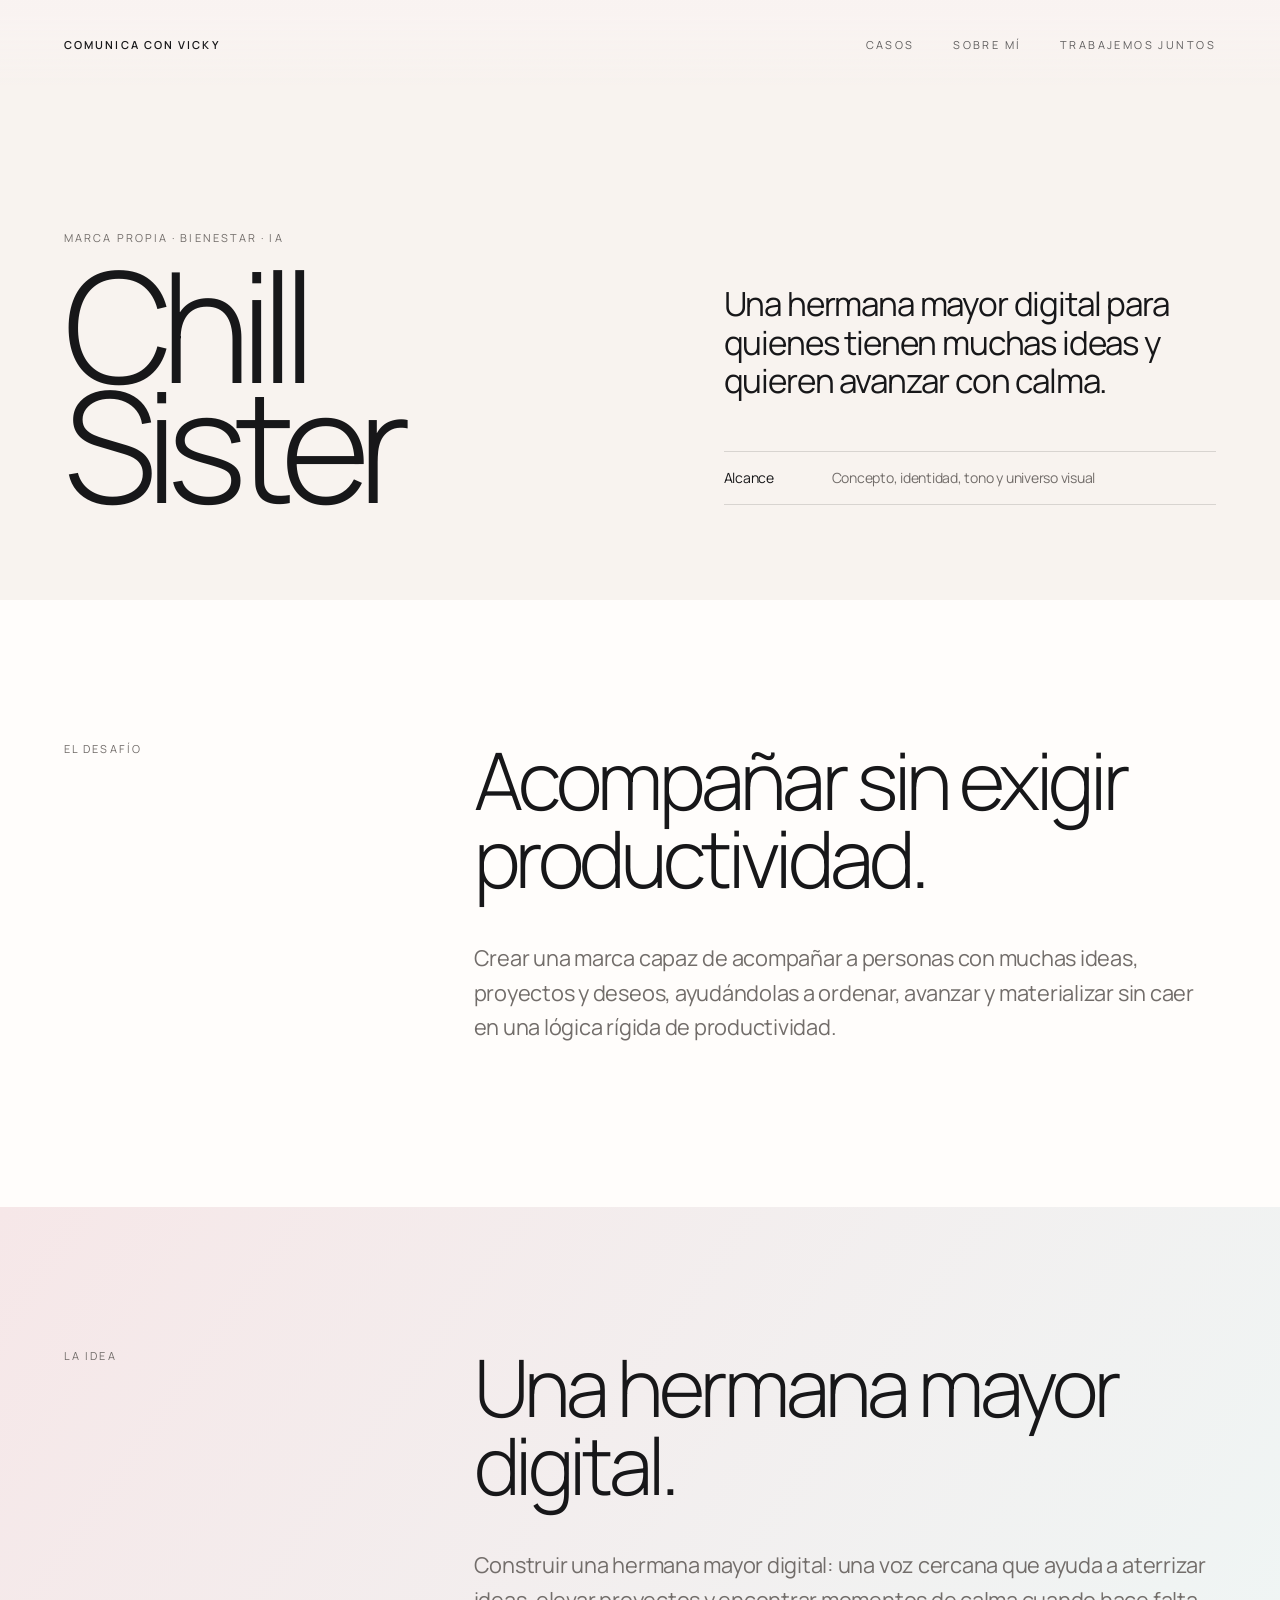
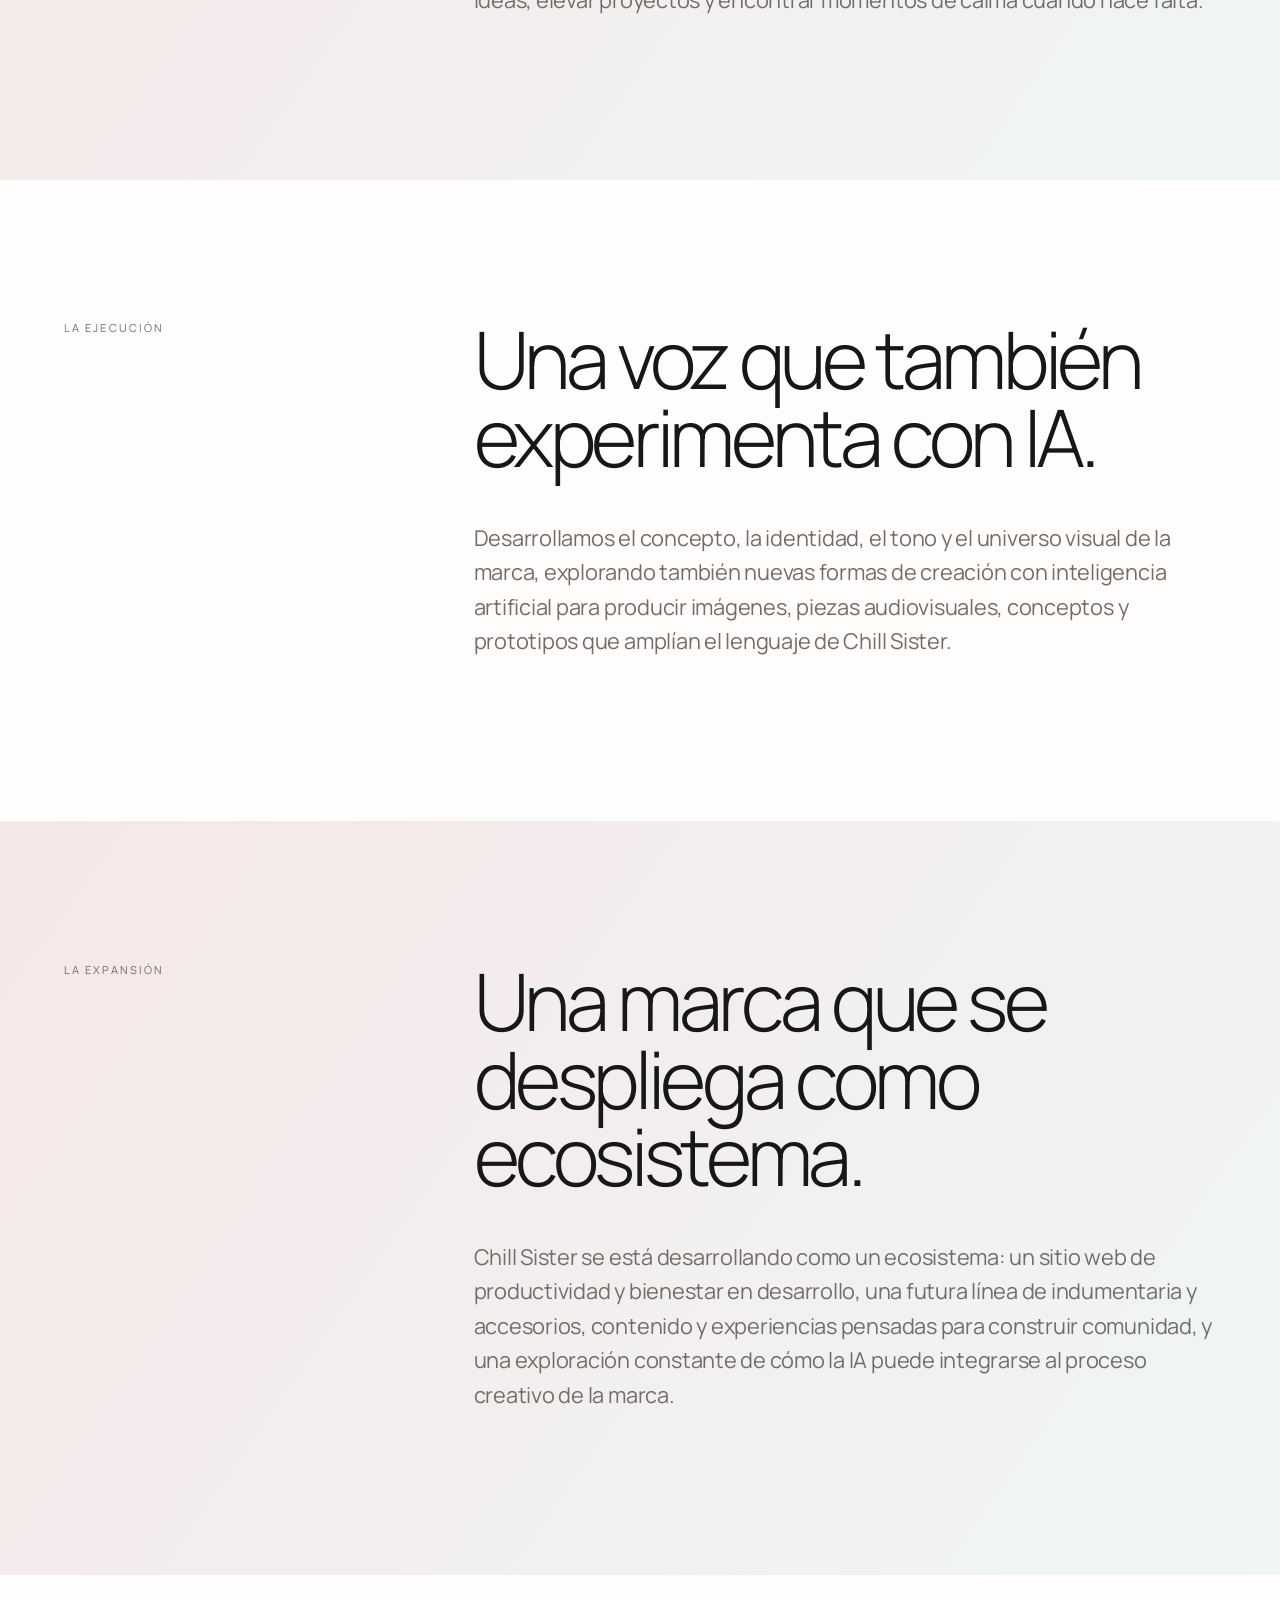
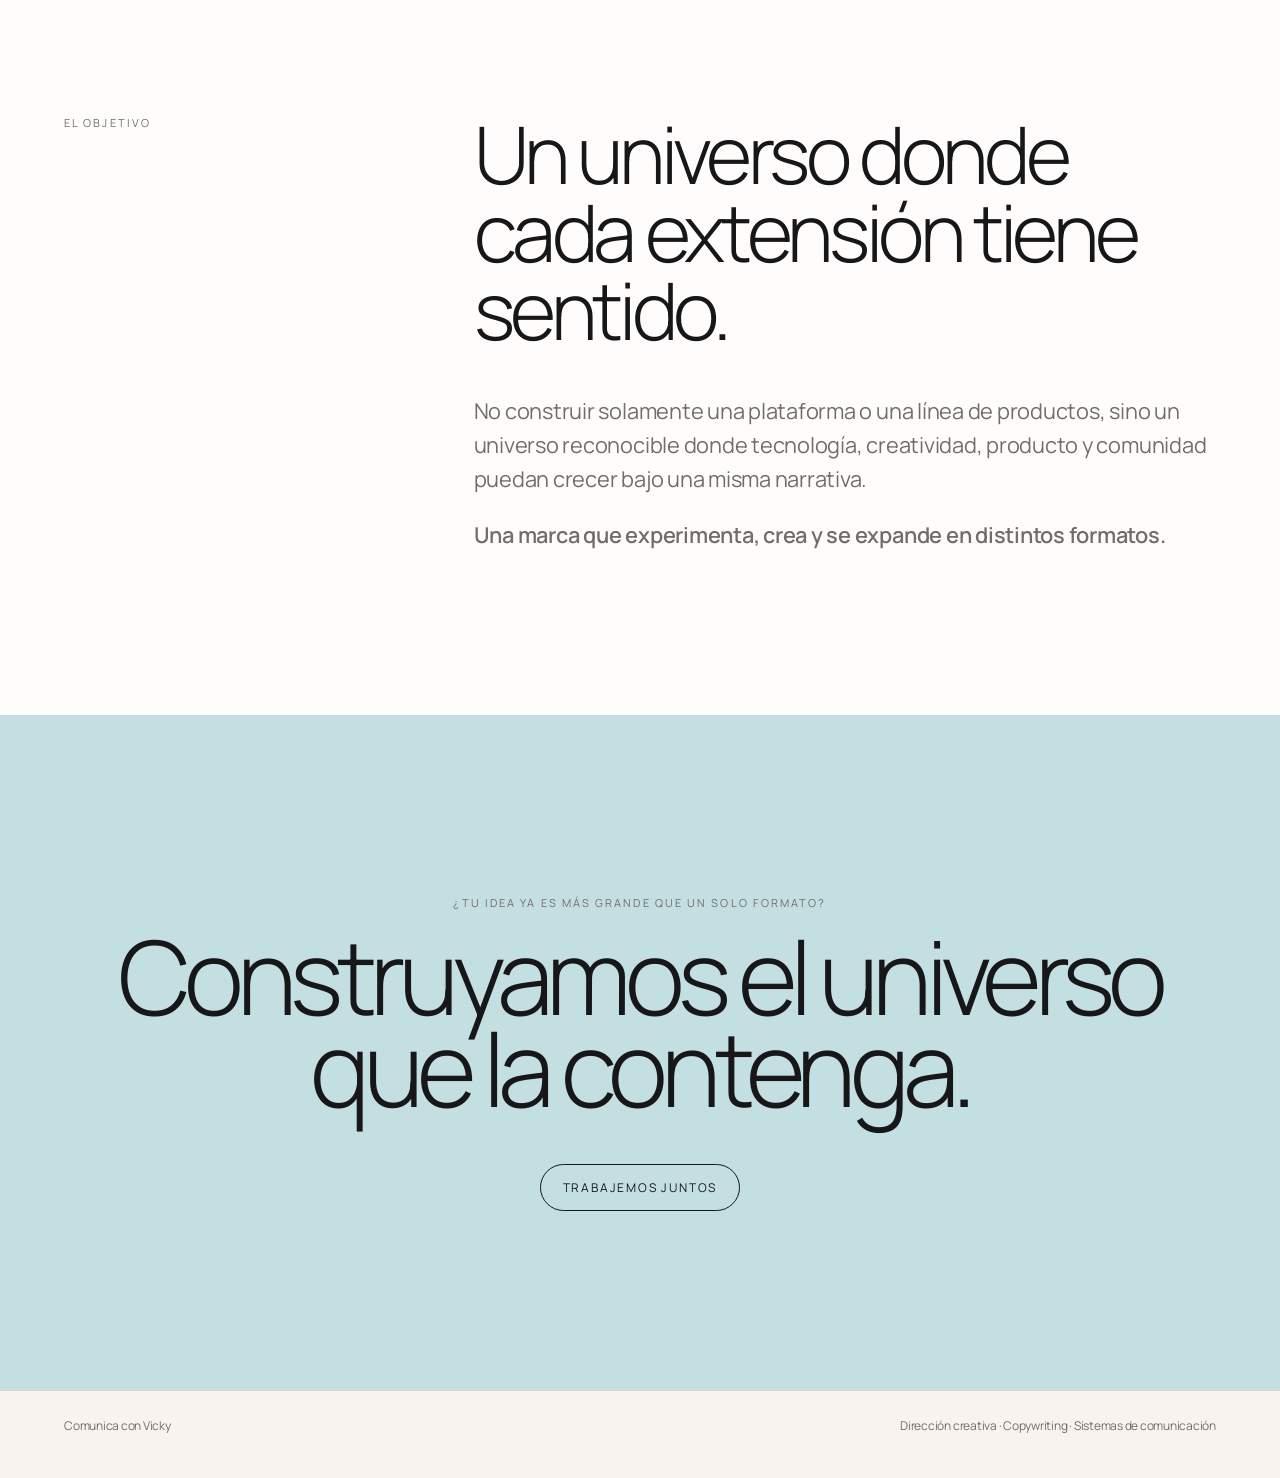
<file: public/portfolio/chill-sister.html>
<!doctype html>
<html lang="es">
<head>
  <meta charset="utf-8">
  <meta name="viewport" content="width=device-width,initial-scale=1">
  <meta name="description" content="Chill Sister: una hermana mayor digital que ayuda a ordenar ideas y proyectos, y que crece como ecosistema de marca.">
  <title>Chill Sister — Comunica con Vicky</title>
  <link rel="stylesheet" href="styles.css">
</head>
<body class="case-page chill-page">
  <header class="nav">
    <div class="nav__inner shell">
      <a class="wordmark" href="index.html">Comunica con Vicky</a>
      <nav class="nav__links" aria-label="Navegación principal">
        <a href="index.html#casos">Casos</a>
        <a href="index.html#sobre-mi">Sobre mí</a>
        <a class="nav-cta" href="index.html#contacto">Trabajemos juntos</a>
      </nav>
    </div>
  </header>

  <main>
    <section class="case-hero">
      <div class="shell case-hero__grid">
        <div>
          <p class="kicker">Marca propia · Bienestar · IA</p>
          <h1>Chill Sister</h1>
        </div>
        <div class="case-hero__summary">
          <p>Una hermana mayor digital para quienes tienen muchas ideas y quieren avanzar con calma.</p>
          <div class="case-meta">
            <span><b>Alcance</b> Concepto, identidad, tono y universo visual</span>
          </div>
        </div>
      </div>
    </section>

    <section class="case-section">
      <div class="shell case-two-col">
        <p class="kicker">El desafío</p>
        <div class="case-prose">
          <h2>Acompañar sin exigir productividad.</h2>
          <p>Crear una marca capaz de acompañar a personas con muchas ideas, proyectos y deseos, ayudándolas a ordenar, avanzar y materializar sin caer en una lógica rígida de productividad.</p>
        </div>
      </div>
    </section>

    <section class="case-section case-section--soft">
      <div class="shell case-two-col">
        <p class="kicker">La idea</p>
        <div class="case-prose">
          <h2>Una hermana mayor digital.</h2>
          <p>Construir una hermana mayor digital: una voz cercana que ayuda a aterrizar ideas, elevar proyectos y encontrar momentos de calma cuando hace falta.</p>
        </div>
      </div>
    </section>

    <section class="case-section">
      <div class="shell case-two-col">
        <p class="kicker">La ejecución</p>
        <div class="case-prose">
          <h2>Una voz que también experimenta con IA.</h2>
          <p>Desarrollamos el concepto, la identidad, el tono y el universo visual de la marca, explorando también nuevas formas de creación con inteligencia artificial para producir imágenes, piezas audiovisuales, conceptos y prototipos que amplían el lenguaje de Chill Sister.</p>
        </div>
      </div>
    </section>

    <section class="case-section case-section--soft">
      <div class="shell case-two-col">
        <p class="kicker">La expansión</p>
        <div class="case-prose">
          <h2>Una marca que se despliega como ecosistema.</h2>
          <p>Chill Sister se está desarrollando como un ecosistema: un sitio web de productividad y bienestar en desarrollo, una futura línea de indumentaria y accesorios, contenido y experiencias pensadas para construir comunidad, y una exploración constante de cómo la IA puede integrarse al proceso creativo de la marca.</p>
        </div>
      </div>
    </section>

    <section class="case-section">
      <div class="shell case-two-col">
        <p class="kicker">El objetivo</p>
        <div class="case-prose">
          <h2>Un universo donde cada extensión tiene sentido.</h2>
          <p>No construir solamente una plataforma o una línea de productos, sino un universo reconocible donde tecnología, creatividad, producto y comunidad puedan crecer bajo una misma narrativa.</p>
          <p><strong>Una marca que experimenta, crea y se expande en distintos formatos.</strong></p>
        </div>
      </div>
    </section>

    <section class="case-next">
      <div class="shell">
        <p class="kicker">¿Tu idea ya es más grande que un solo formato?</p>
        <h2>Construyamos el universo que la contenga.</h2>
        <a class="button button--dark" href="index.html#contacto">Trabajemos juntos</a>
      </div>
    </section>
  </main>

  <footer class="footer"><div class="shell footer__inner"><span>Comunica con Vicky</span><span>Dirección creativa · Copywriting · Sistemas de comunicación</span></div></footer>
  <script src="app.js"></script>
</body>
</html>
</file>
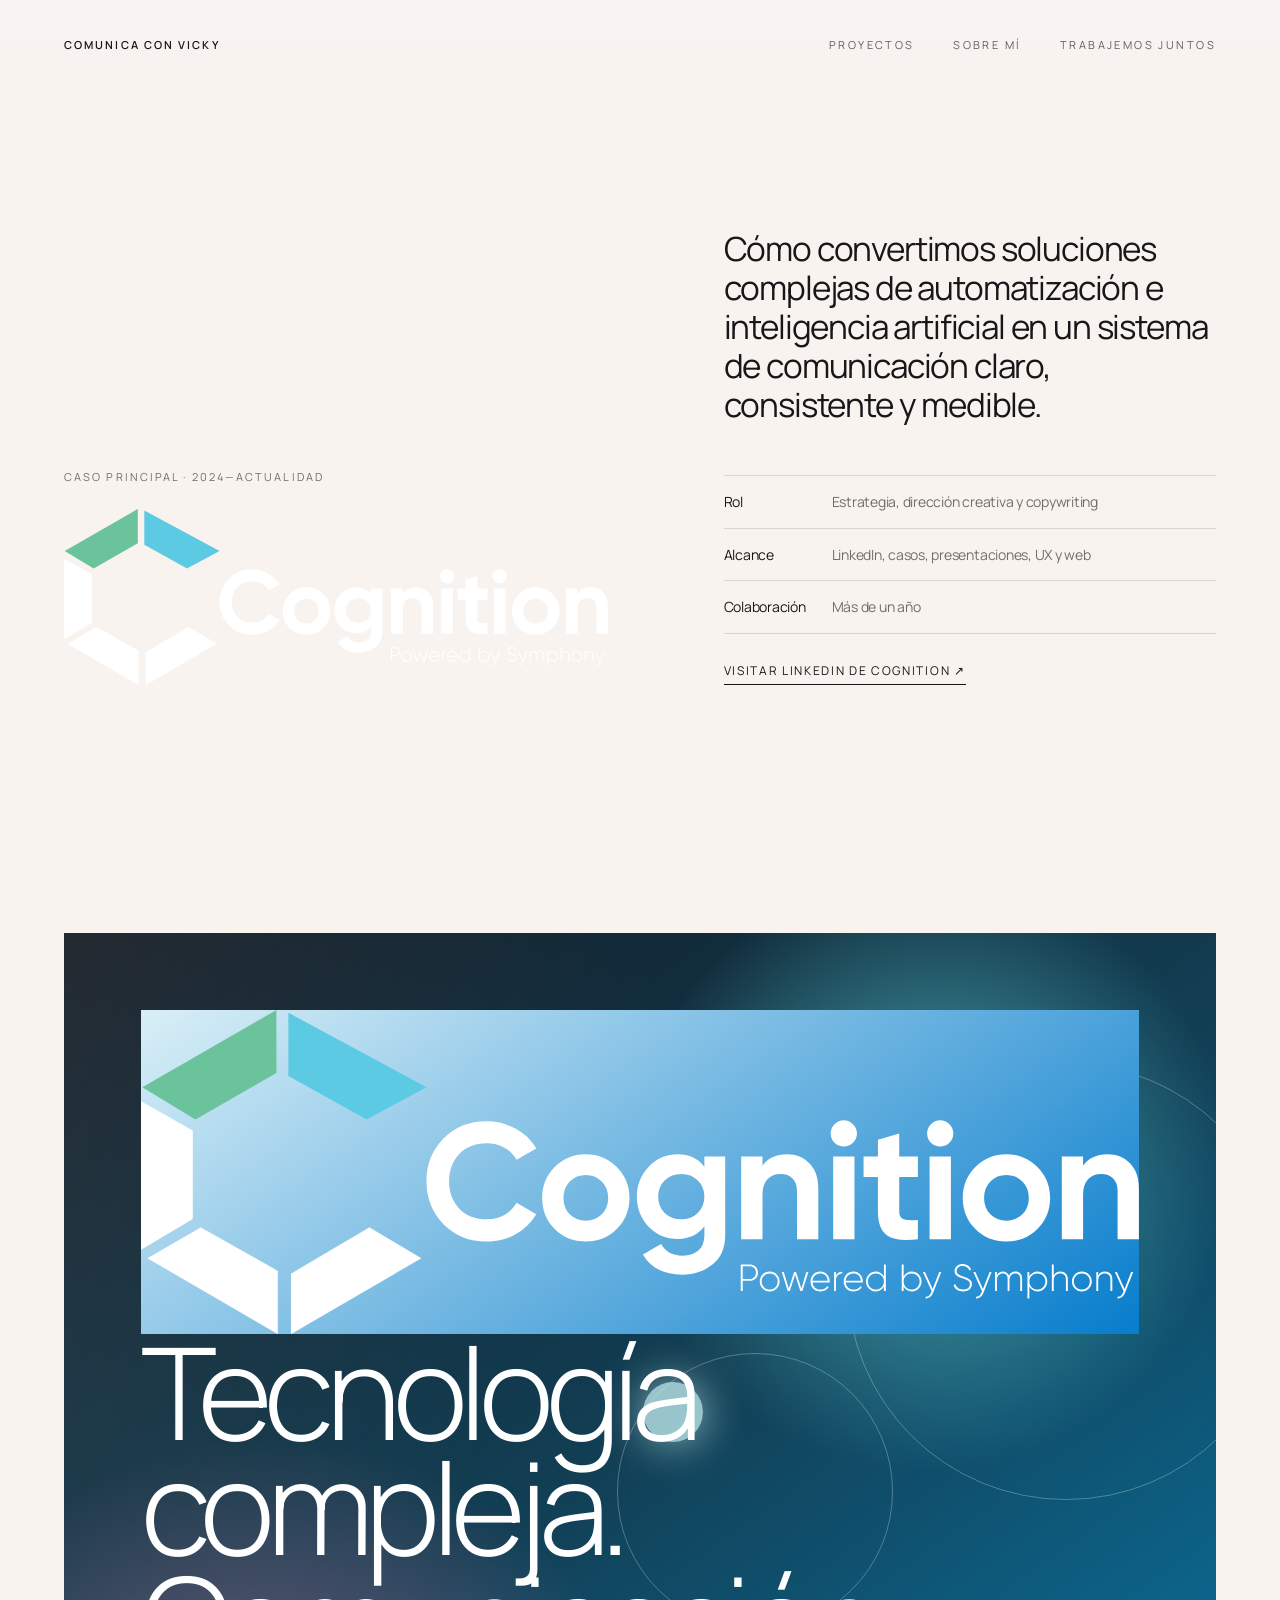
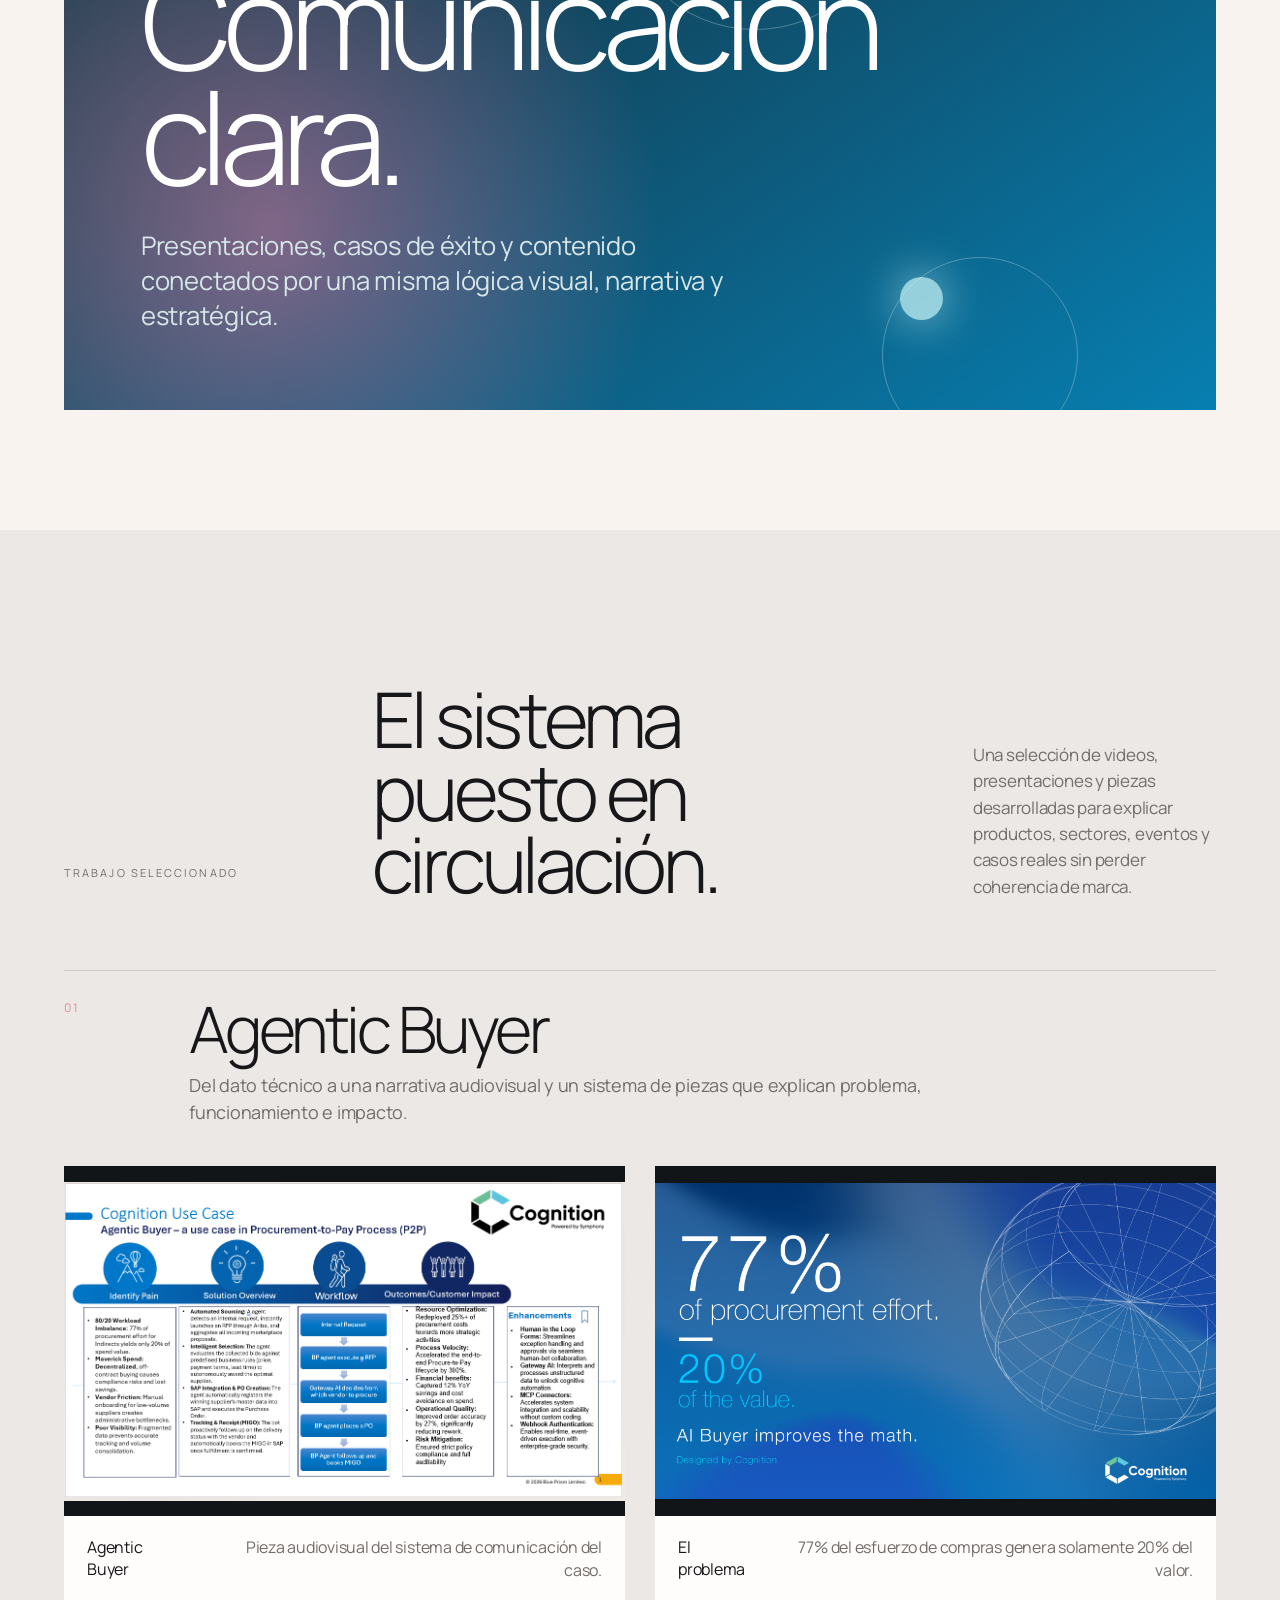
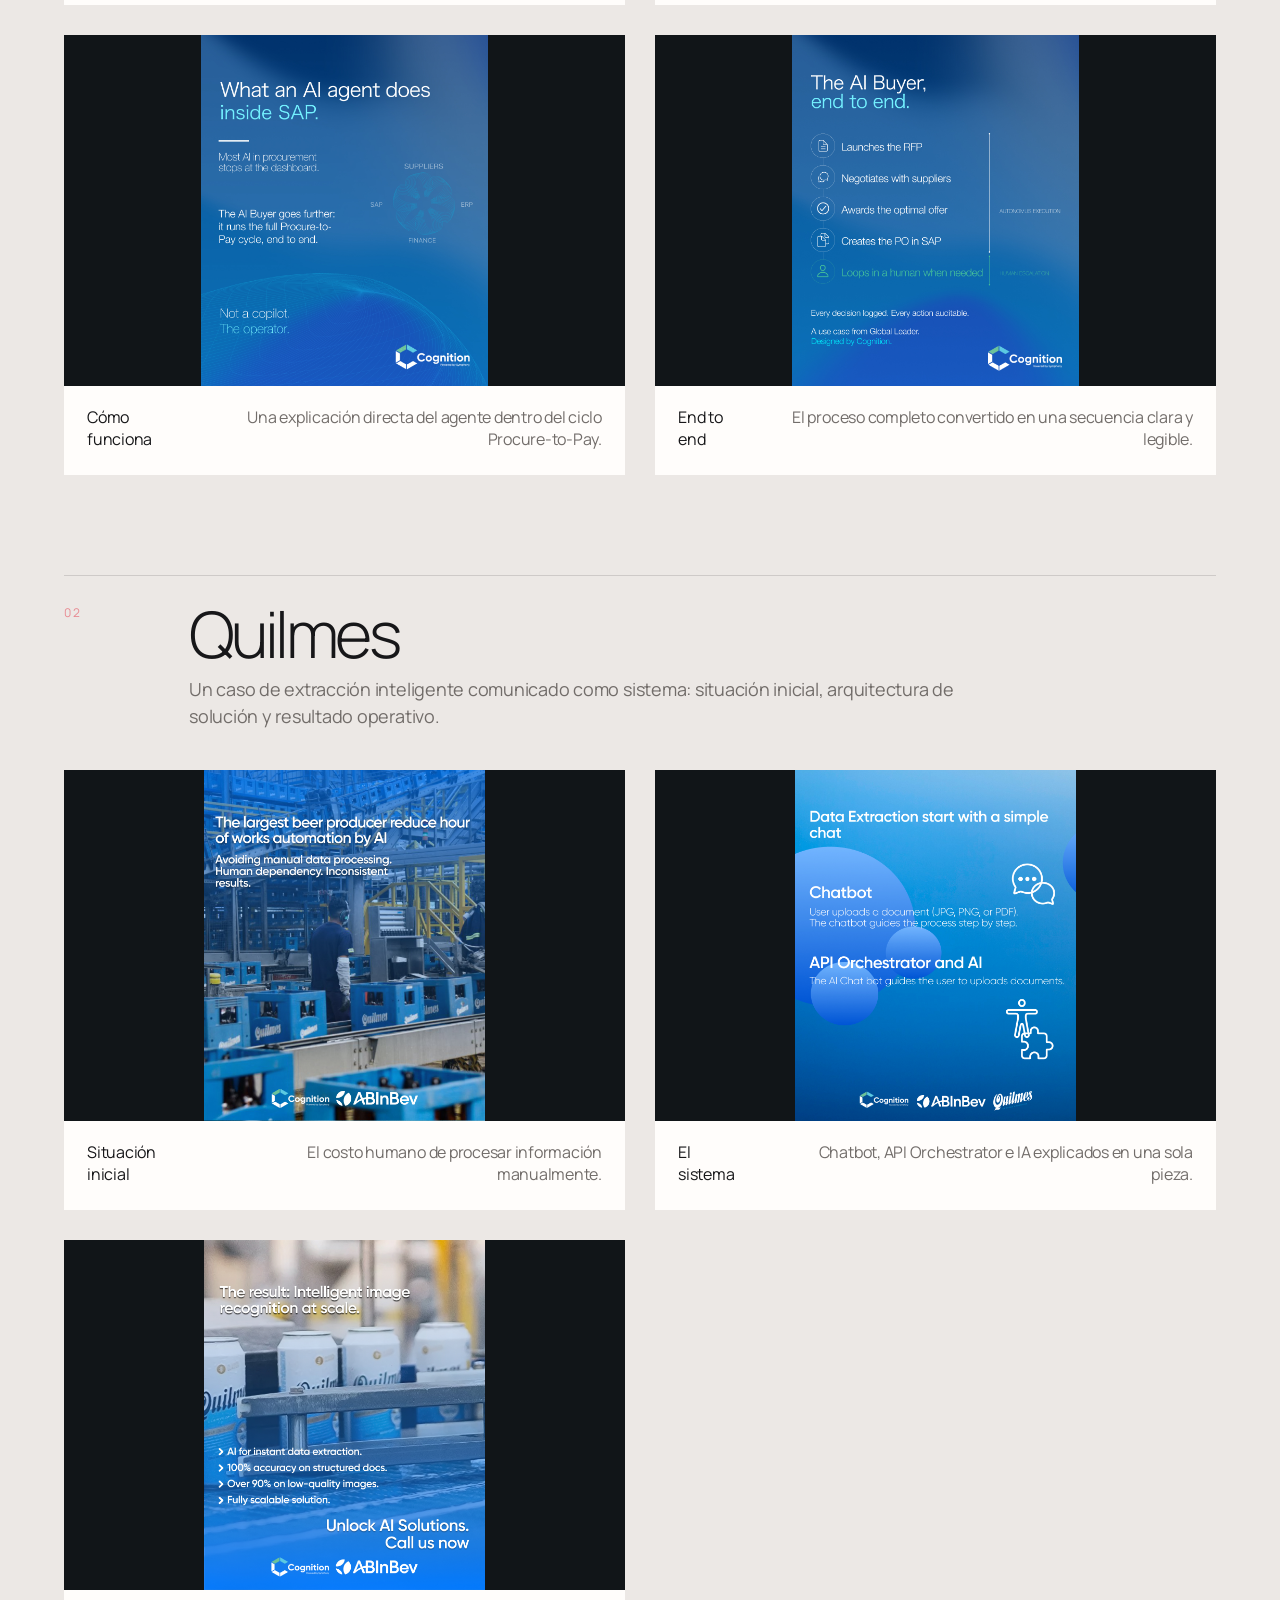
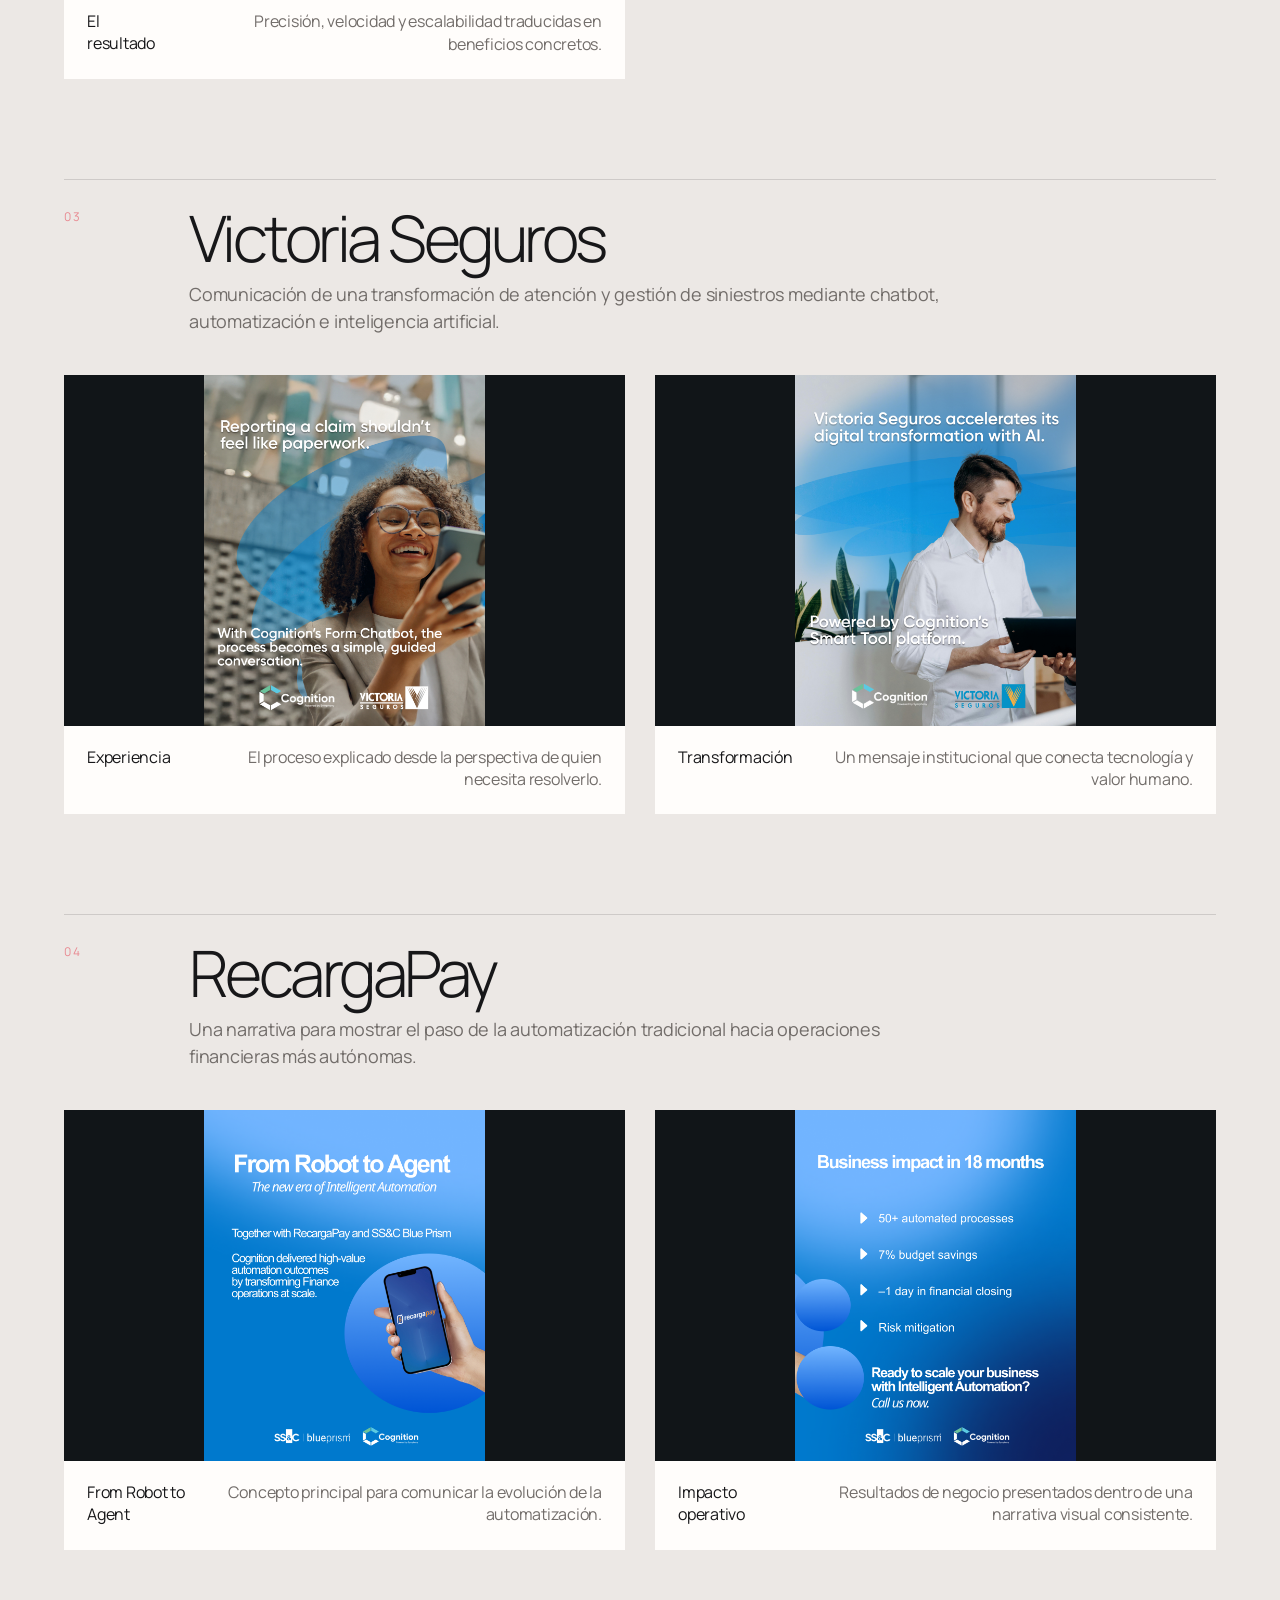
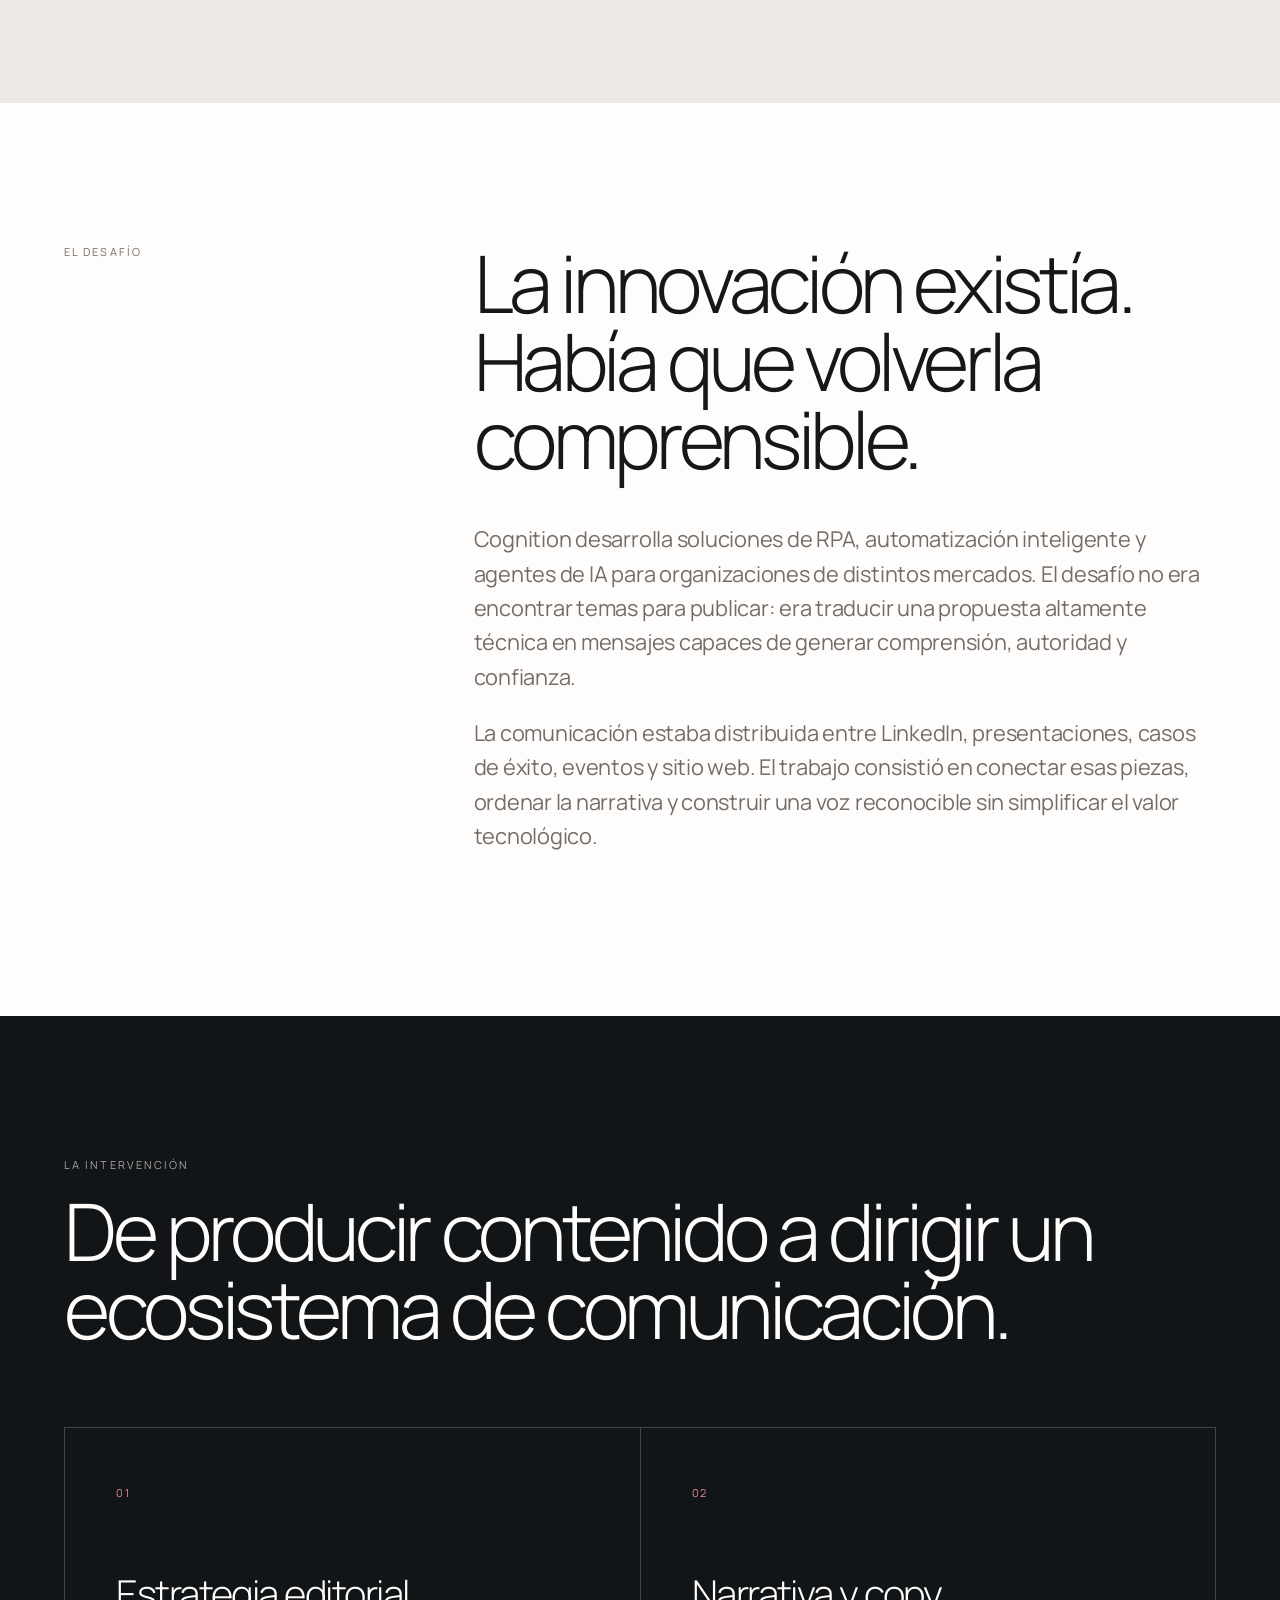
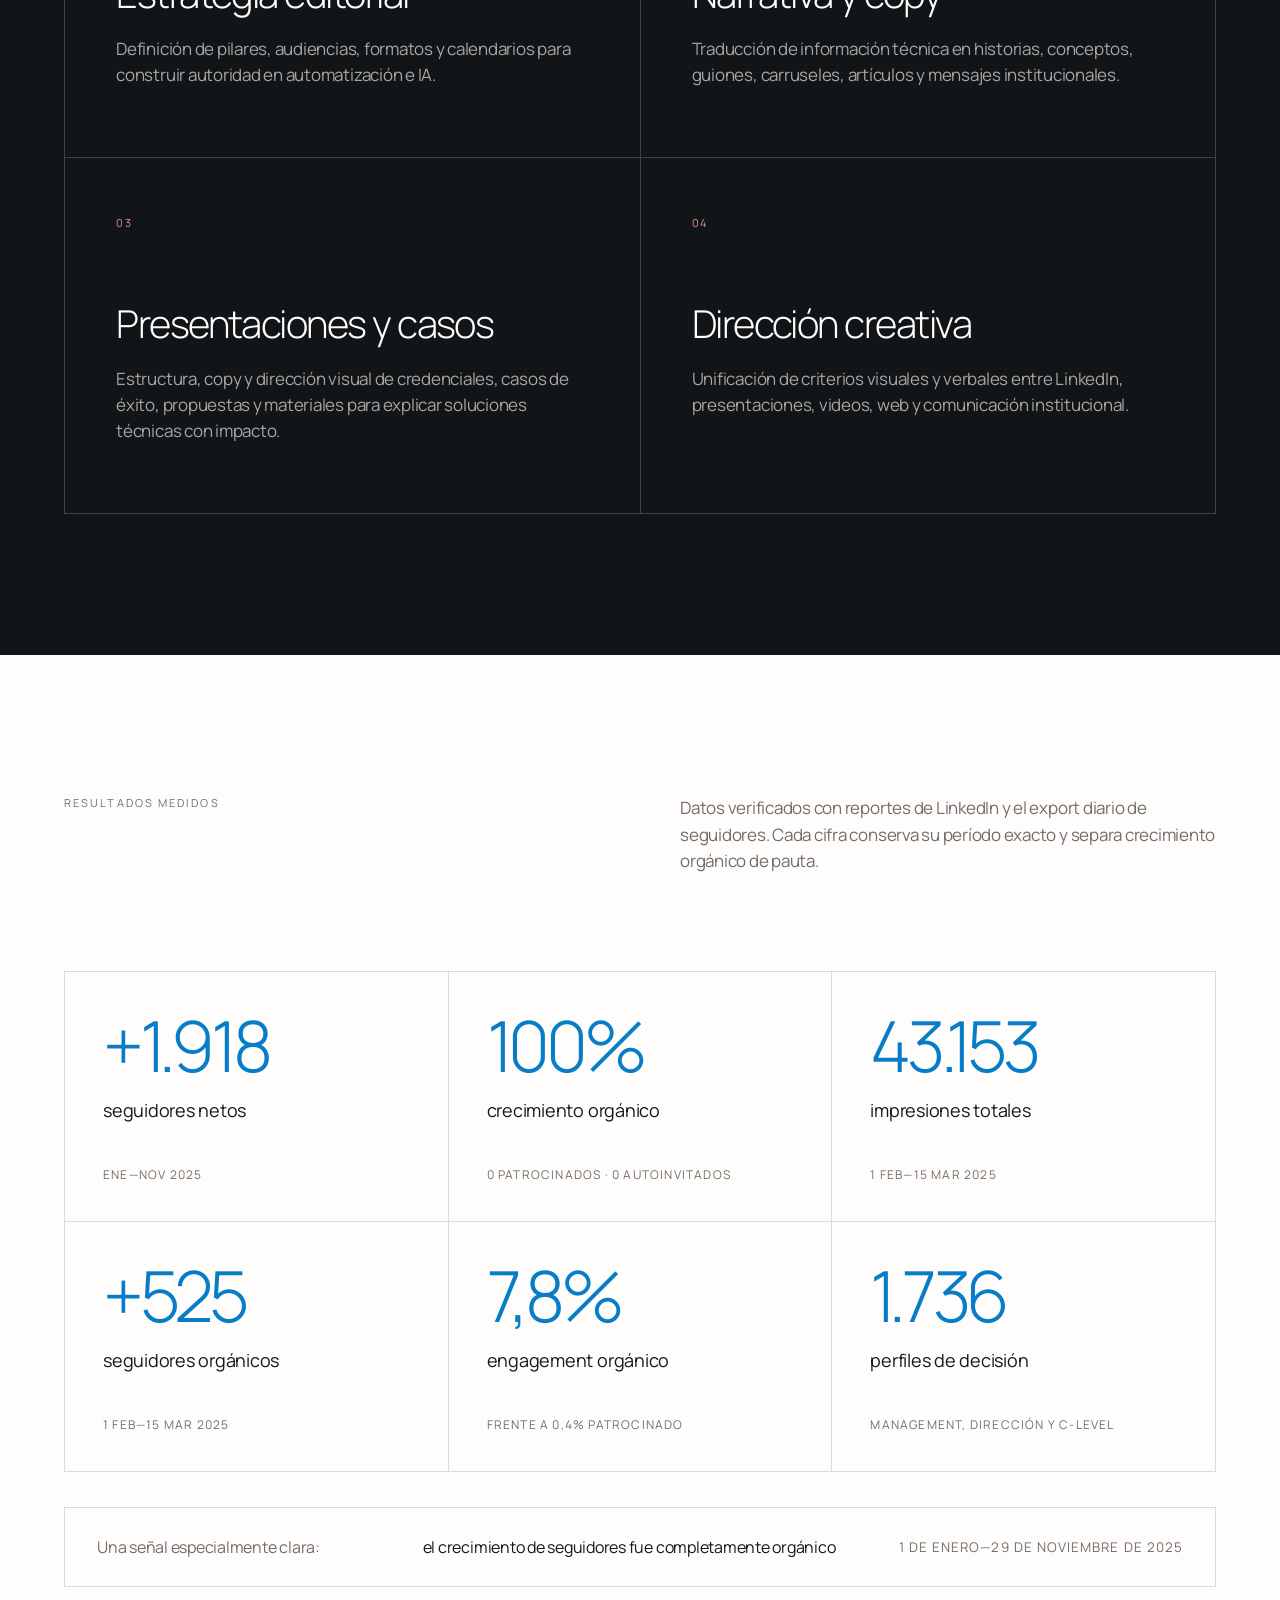
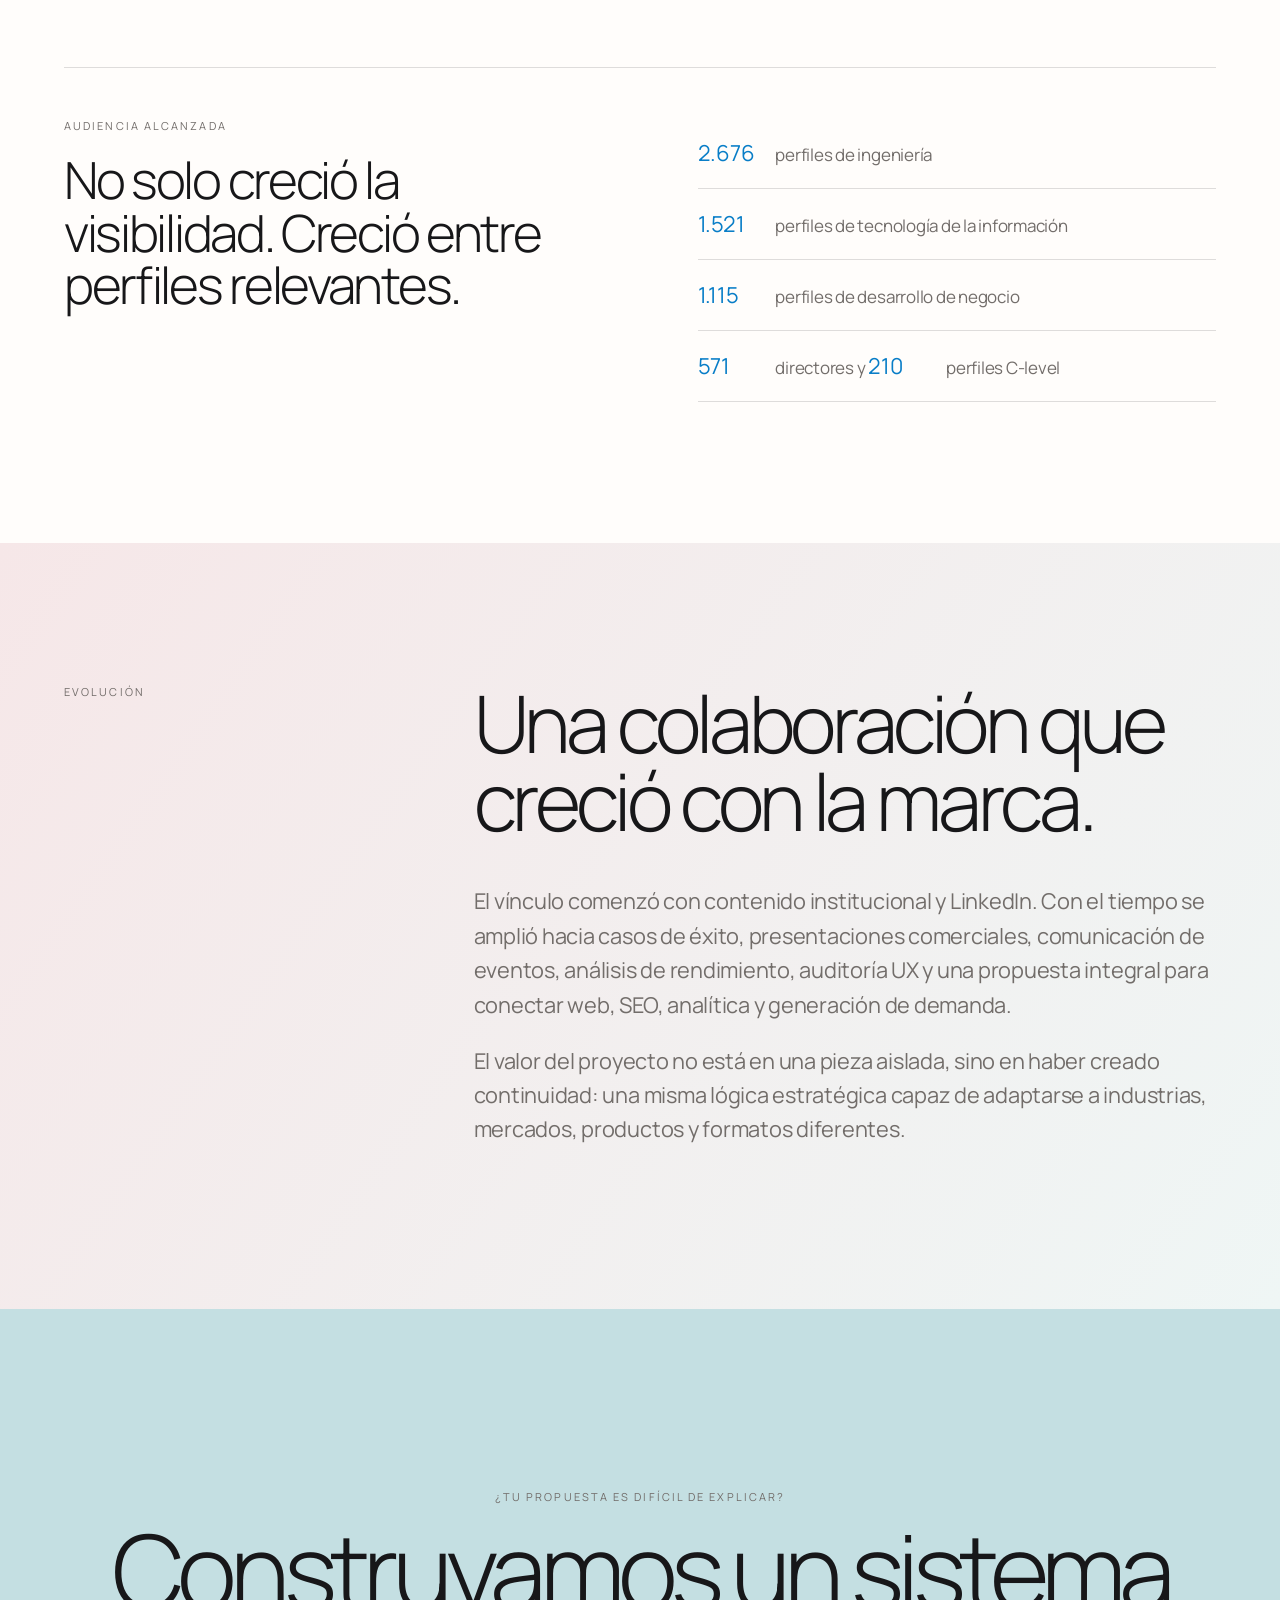
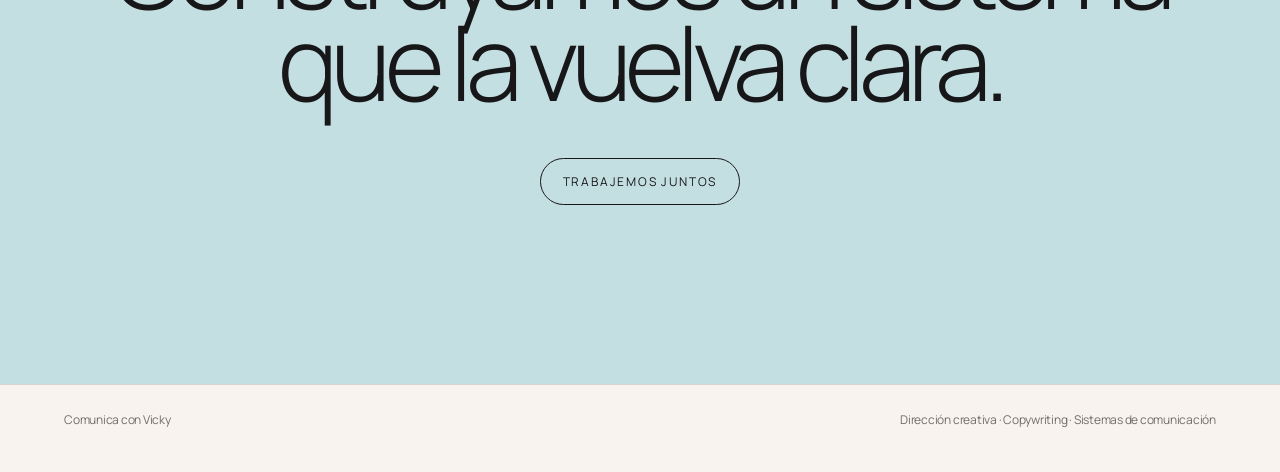
<file: public/portfolio/cognition-actualizado.html>
<!doctype html>
<html lang="es">
<head>
  <meta charset="utf-8">
  <meta name="viewport" content="width=device-width,initial-scale=1">
  <meta name="description" content="Caso Cognition: estrategia de comunicación, dirección creativa, copywriting, contenido B2B, UX y medición para una empresa de automatización inteligente.">
  <title>Cognition — Comunica con Vicky</title>
  <link rel="stylesheet" href="styles.css">
</head>
<body class="case-page">
  <header class="nav">
    <div class="nav__inner shell">
      <a class="wordmark" href="index.html">Comunica con Vicky</a>
      <nav class="nav__links" aria-label="Navegación principal">
        <a href="index.html#work">Proyectos</a>
        <a href="index.html#about">Sobre mí</a>
        <a class="nav-cta" href="index.html#contact">Trabajemos juntos</a>
      </nav>
    </div>
  </header>

  <main>
    <section class="case-hero">
      <div class="shell case-hero__grid">
        <div>
          <p class="kicker">Caso principal · 2024—actualidad</p>
          <div class="cognition-logo-lockup"><img src="assets/cognition/cognition-logo.svg" alt="Cognition — Powered by Symphony"></div>
        </div>
        <div class="case-hero__summary">
          <p>Cómo convertimos soluciones complejas de automatización e inteligencia artificial en un sistema de comunicación claro, consistente y medible.</p>
          <div class="case-meta">
            <span><b>Rol</b> Estrategia, dirección creativa y copywriting</span>
            <span><b>Alcance</b> LinkedIn, casos, presentaciones, UX y web</span>
            <span><b>Colaboración</b> Más de un año</span>
          </div>
          <a class="text-link case-external" href="https://www.linkedin.com/company/cognitionhq/" target="_blank" rel="noreferrer">Visitar LinkedIn de Cognition ↗</a>
        </div>
      </div>
    </section>

    <section class="case-cover">
      <div class="shell">
        <div class="agent-cover agent-cover--case" role="img" aria-label="Sistema de comunicación visual y verbal desarrollado para Cognition">
          <img class="agent-cover__brand" src="assets/cognition/cognition-logo.svg" alt="Cognition — Powered by Symphony">
          <strong>Tecnología compleja.<br>Comunicación clara.</strong>
          <p>Presentaciones, casos de éxito y contenido conectados por una misma lógica visual, narrativa y estratégica.</p>
          <div class="agent-orbit agent-orbit--one"></div><div class="agent-orbit agent-orbit--two"></div><div class="agent-orbit agent-orbit--three"></div>
        </div>
      </div>
    </section>

    <section class="case-work">
      <div class="shell">
        <div class="case-work__head"><p class="kicker">Trabajo seleccionado</p><h2>El sistema puesto en circulación.</h2><p>Una selección de videos, presentaciones y piezas desarrolladas para explicar productos, sectores, eventos y casos reales sin perder coherencia de marca.</p></div>
        <div class="work-media-grid">
          <div class="work-project"><span>01</span><div><h3>Agentic Buyer</h3><p>Del dato técnico a una narrativa audiovisual y un sistema de piezas que explican problema, funcionamiento e impacto.</p></div></div>
          <figure class="work-media">
            <img src="assets/cognition/agentic-buyer.png" alt="Pieza audiovisual del sistema Agentic Buyer">
            <figcaption><b>Agentic Buyer</b><span>Pieza audiovisual del sistema de comunicación del caso.</span></figcaption>
          </figure>
          <figure class="work-media"><img src="assets/cognition/buyer-impact.jpg" alt="Pieza que presenta el impacto de Agentic Buyer"><figcaption><b>El problema</b><span>77% del esfuerzo de compras genera solamente 20% del valor.</span></figcaption></figure>
          <figure class="work-media"><img src="assets/cognition/buyer-inside-sap.jpg" alt="Pieza sobre el funcionamiento de Agentic Buyer dentro de SAP"><figcaption><b>Cómo funciona</b><span>Una explicación directa del agente dentro del ciclo Procure-to-Pay.</span></figcaption></figure>
          <figure class="work-media"><img src="assets/cognition/buyer-end-to-end.jpg" alt="Pieza con el recorrido completo de Agentic Buyer"><figcaption><b>End to end</b><span>El proceso completo convertido en una secuencia clara y legible.</span></figcaption></figure>

          <div class="work-project"><span>02</span><div><h3>Quilmes</h3><p>Un caso de extracción inteligente comunicado como sistema: situación inicial, arquitectura de solución y resultado operativo.</p></div></div>
          <figure class="work-media"><img src="assets/cognition/quilmes-problem.jpg" alt="Problema de procesamiento manual de datos en Quilmes"><figcaption><b>Situación inicial</b><span>El costo humano de procesar información manualmente.</span></figcaption></figure>
          <figure class="work-media"><img src="assets/cognition/quilmes-system.jpg" alt="Sistema de extracción de datos con chatbot y orquestación de IA"><figcaption><b>El sistema</b><span>Chatbot, API Orchestrator e IA explicados en una sola pieza.</span></figcaption></figure>
          <figure class="work-media"><img src="assets/cognition/quilmes-result.jpg" alt="Resultado de extracción inteligente de datos en Quilmes"><figcaption><b>El resultado</b><span>Precisión, velocidad y escalabilidad traducidas en beneficios concretos.</span></figcaption></figure>

          <div class="work-project"><span>03</span><div><h3>Victoria Seguros</h3><p>Comunicación de una transformación de atención y gestión de siniestros mediante chatbot, automatización e inteligencia artificial.</p></div></div>
          <figure class="work-media"><img src="assets/cognition/victoria-experience.jpg" alt="Experiencia de gestión de siniestros con chatbot para Victoria Seguros"><figcaption><b>Experiencia</b><span>El proceso explicado desde la perspectiva de quien necesita resolverlo.</span></figcaption></figure>
          <figure class="work-media"><img src="assets/cognition/victoria-transformation.jpg" alt="Transformación digital de Victoria Seguros con Cognition"><figcaption><b>Transformación</b><span>Un mensaje institucional que conecta tecnología y valor humano.</span></figcaption></figure>

          <div class="work-project"><span>04</span><div><h3>RecargaPay</h3><p>Una narrativa para mostrar el paso de la automatización tradicional hacia operaciones financieras más autónomas.</p></div></div>
          <figure class="work-media"><img src="assets/cognition/recargapay-one.png" alt="From Robot to Agent, caso RecargaPay y Cognition"><figcaption><b>From Robot to Agent</b><span>Concepto principal para comunicar la evolución de la automatización.</span></figcaption></figure>
          <figure class="work-media"><img src="assets/cognition/recargapay-two.png" alt="Segunda pieza del caso RecargaPay y Cognition"><figcaption><b>Impacto operativo</b><span>Resultados de negocio presentados dentro de una narrativa visual consistente.</span></figcaption></figure>
        </div>
      </div>
    </section>

    <section class="case-section">
      <div class="shell case-two-col">
        <p class="kicker">El desafío</p>
        <div class="case-prose">
          <h2>La innovación existía. Había que volverla comprensible.</h2>
          <p>Cognition desarrolla soluciones de RPA, automatización inteligente y agentes de IA para organizaciones de distintos mercados. El desafío no era encontrar temas para publicar: era traducir una propuesta altamente técnica en mensajes capaces de generar comprensión, autoridad y confianza.</p>
          <p>La comunicación estaba distribuida entre LinkedIn, presentaciones, casos de éxito, eventos y sitio web. El trabajo consistió en conectar esas piezas, ordenar la narrativa y construir una voz reconocible sin simplificar el valor tecnológico.</p>
        </div>
      </div>
    </section>

    <section class="case-section case-section--dark">
      <div class="shell">
        <div class="case-section__head">
          <p class="kicker">La intervención</p>
          <h2>De producir contenido a dirigir un ecosistema de comunicación.</h2>
        </div>
        <div class="case-capabilities">
          <article><span>01</span><h3>Estrategia editorial</h3><p>Definición de pilares, audiencias, formatos y calendarios para construir autoridad en automatización e IA.</p></article>
          <article><span>02</span><h3>Narrativa y copy</h3><p>Traducción de información técnica en historias, conceptos, guiones, carruseles, artículos y mensajes institucionales.</p></article>
          <article><span>03</span><h3>Presentaciones y casos</h3><p>Estructura, copy y dirección visual de credenciales, casos de éxito, propuestas y materiales para explicar soluciones técnicas con impacto.</p></article>
          <article><span>04</span><h3>Dirección creativa</h3><p>Unificación de criterios visuales y verbales entre LinkedIn, presentaciones, videos, web y comunicación institucional.</p></article>
        </div>
      </div>
    </section>

    <section class="case-section">
      <div class="shell">
        <div class="case-section__head case-section__head--split">
          <p class="kicker">Resultados medidos</p>
          <p>Datos verificados con reportes de LinkedIn y el export diario de seguidores. Cada cifra conserva su período exacto y separa crecimiento orgánico de pauta.</p>
        </div>
        <div class="metric-grid">
          <article><strong>+1.918</strong><span>seguidores netos</span><small>ene—nov 2025</small></article>
          <article><strong>100%</strong><span>crecimiento orgánico</span><small>0 patrocinados · 0 autoinvitados</small></article>
          <article><strong>43.153</strong><span>impresiones totales</span><small>1 feb—15 mar 2025</small></article>
          <article><strong>+525</strong><span>seguidores orgánicos</span><small>1 feb—15 mar 2025</small></article>
          <article><strong>7,8%</strong><span>engagement orgánico</span><small>frente a 0,4% patrocinado</small></article>
          <article><strong>1.736</strong><span>perfiles de decisión</span><small>management, dirección y C-level</small></article>
        </div>
        <div class="historical-metrics"><span>Una señal especialmente clara:</span><b>el crecimiento de seguidores fue completamente orgánico</b><small>1 de enero—29 de noviembre de 2025</small></div>
        <div class="audience-proof">
          <div><p class="kicker">Audiencia alcanzada</p><h3>No solo creció la visibilidad. Creció entre perfiles relevantes.</h3></div>
          <div class="audience-proof__list">
            <span><b>2.676</b> perfiles de ingeniería</span>
            <span><b>1.521</b> perfiles de tecnología de la información</span>
            <span><b>1.115</b> perfiles de desarrollo de negocio</span>
            <span><b>571</b> directores y <b>210</b> perfiles C-level</span>
          </div>
        </div>
      </div>
    </section>

    <section class="case-section case-section--soft">
      <div class="shell case-two-col">
        <p class="kicker">Evolución</p>
        <div class="case-prose">
          <h2>Una colaboración que creció con la marca.</h2>
          <p>El vínculo comenzó con contenido institucional y LinkedIn. Con el tiempo se amplió hacia casos de éxito, presentaciones comerciales, comunicación de eventos, análisis de rendimiento, auditoría UX y una propuesta integral para conectar web, SEO, analítica y generación de demanda.</p>
          <p>El valor del proyecto no está en una pieza aislada, sino en haber creado continuidad: una misma lógica estratégica capaz de adaptarse a industrias, mercados, productos y formatos diferentes.</p>
        </div>
      </div>
    </section>

    <section class="case-next">
      <div class="shell">
        <p class="kicker">¿Tu propuesta es difícil de explicar?</p>
        <h2>Construyamos un sistema que la vuelva clara.</h2>
        <a class="button button--dark" href="index.html#contact">Trabajemos juntos</a>
      </div>
    </section>
  </main>

  <footer class="footer"><div class="shell footer__inner"><span>Comunica con Vicky</span><span>Dirección creativa · Copywriting · Sistemas de comunicación</span></div></footer>
  <script src="app.js"></script>
</body>
</html>
</file>
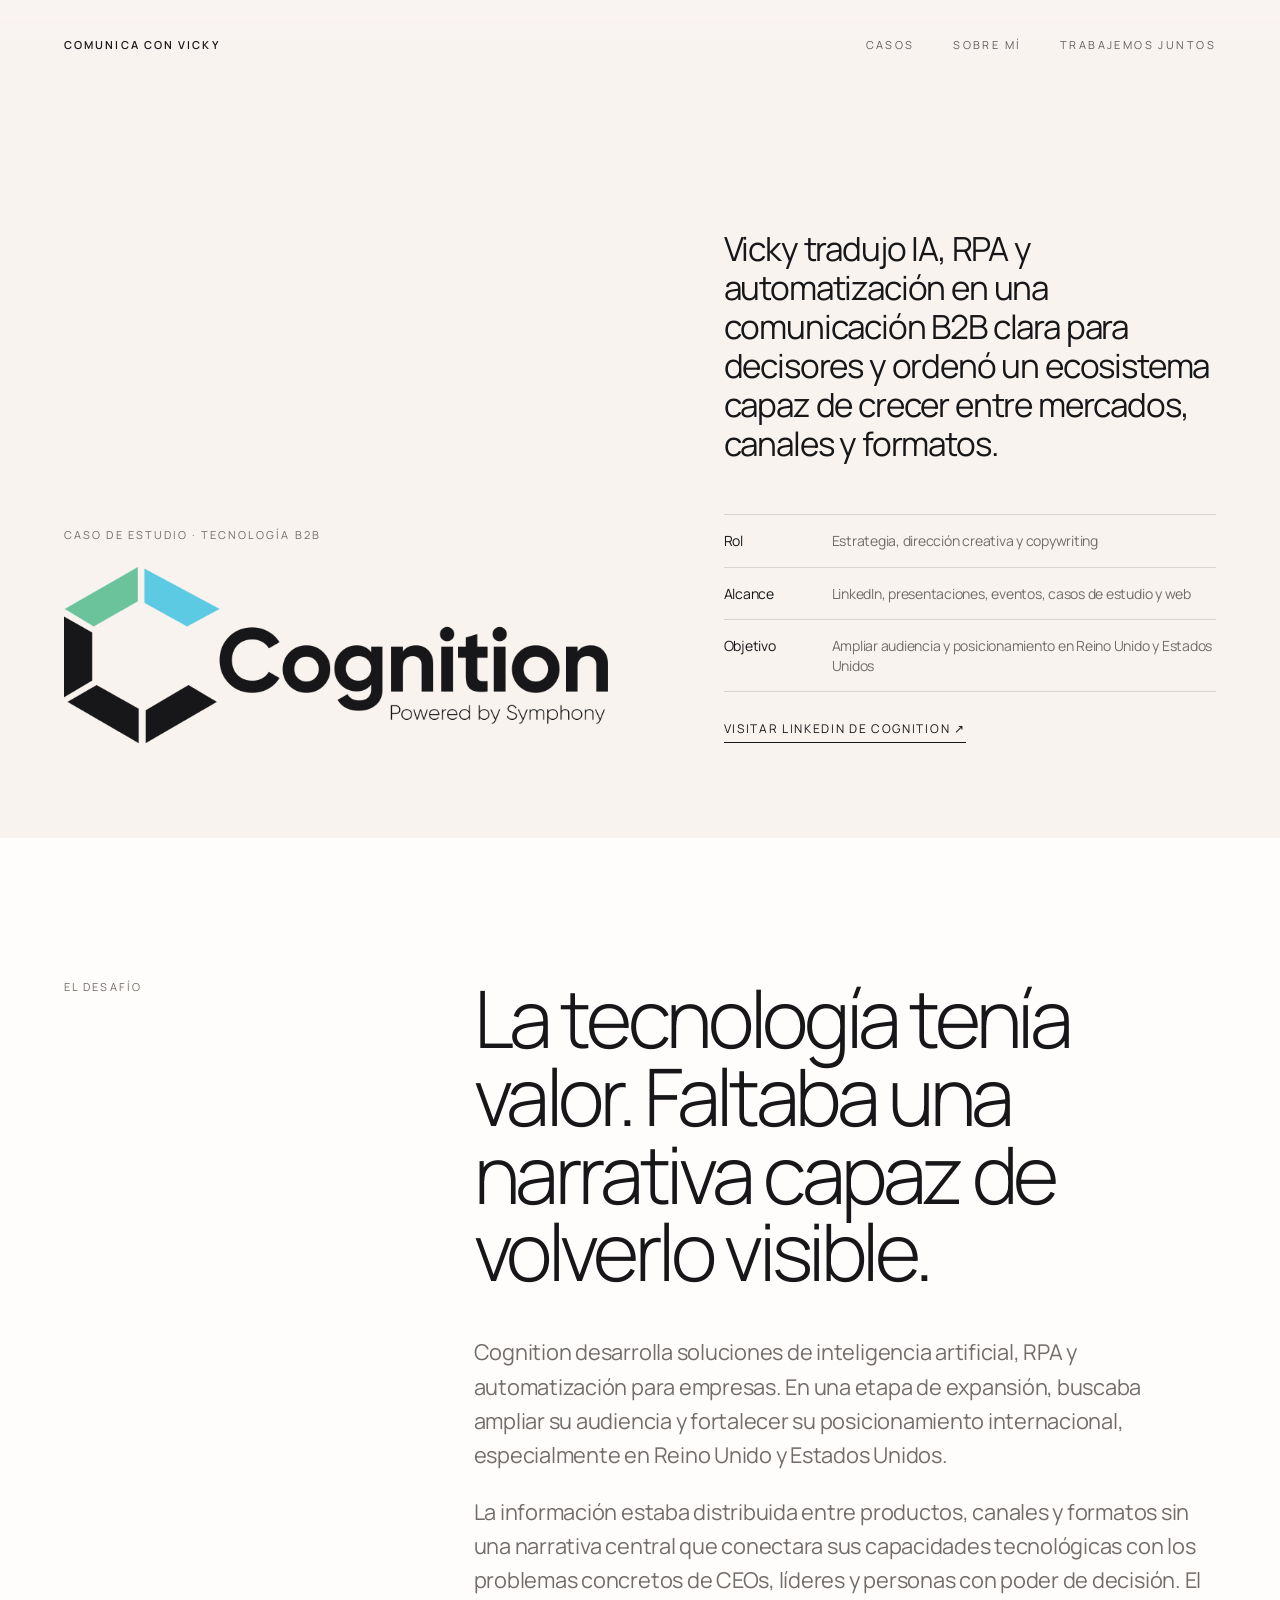
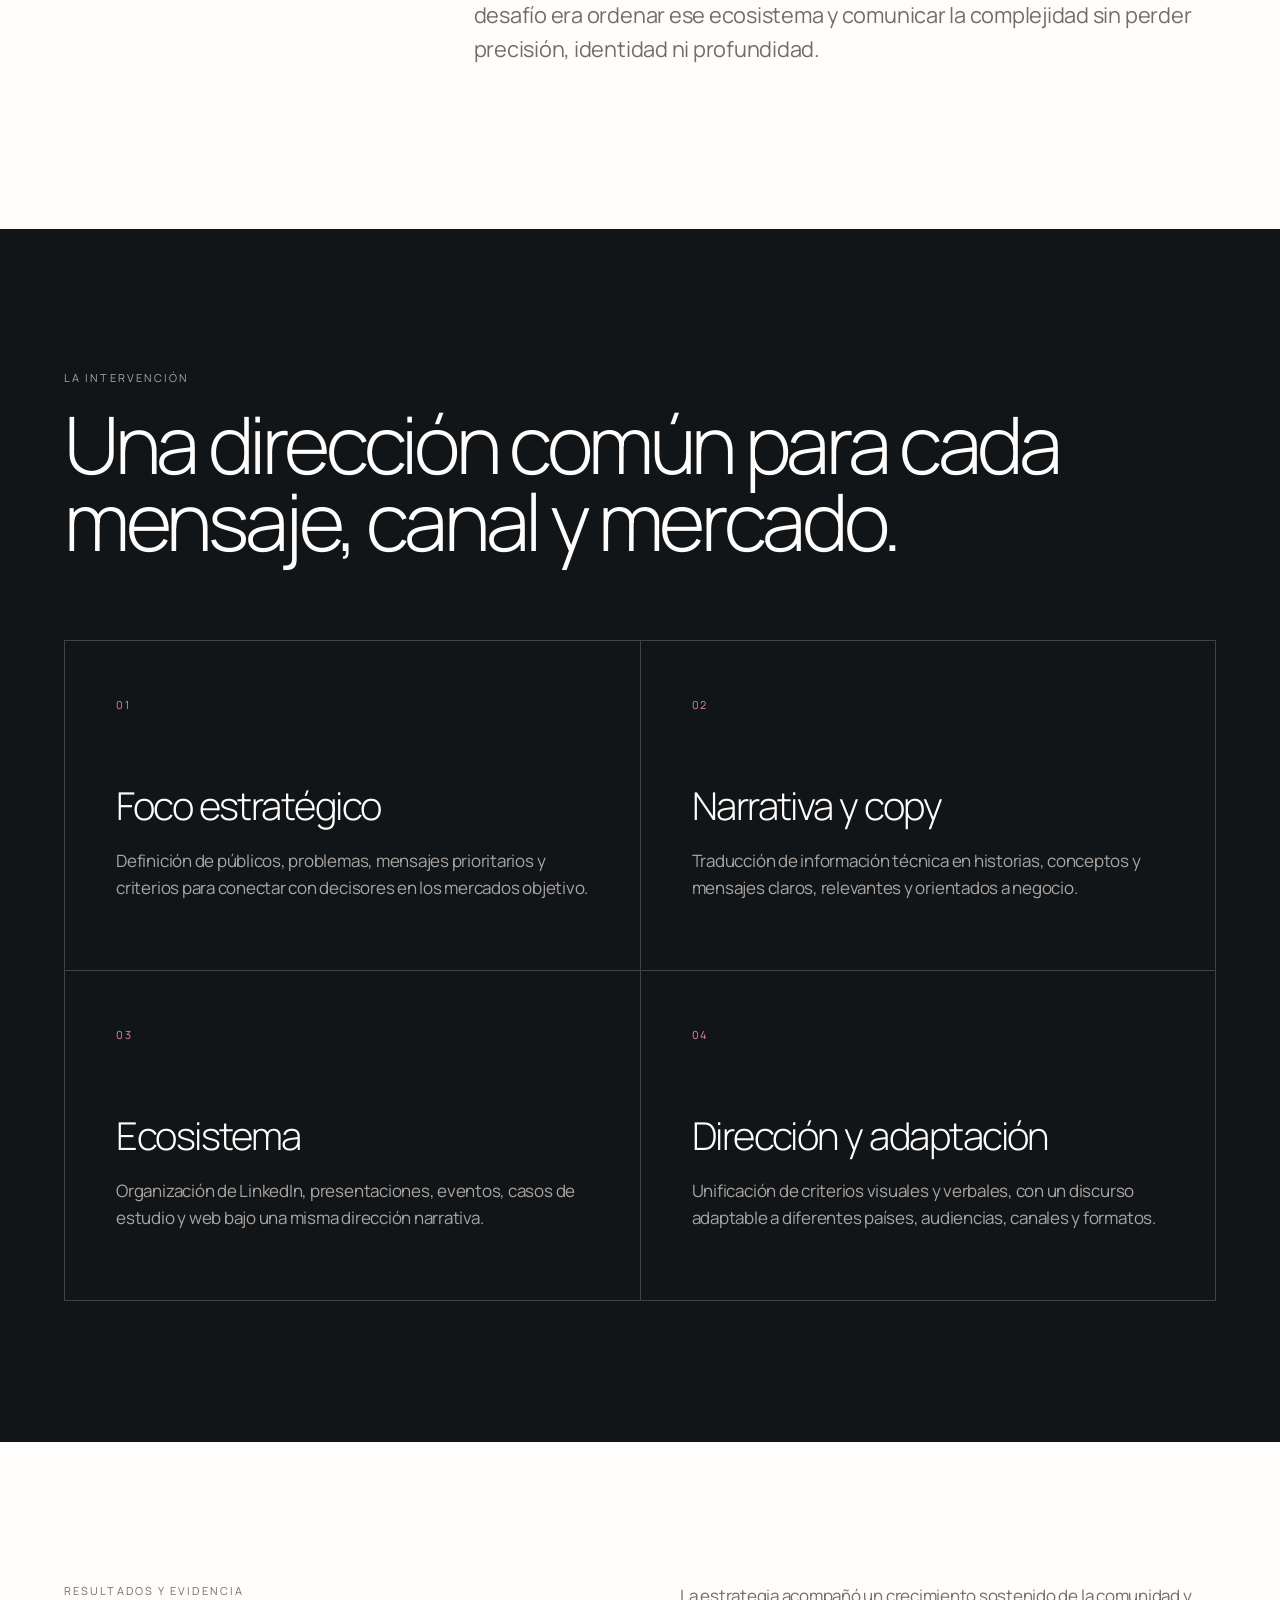
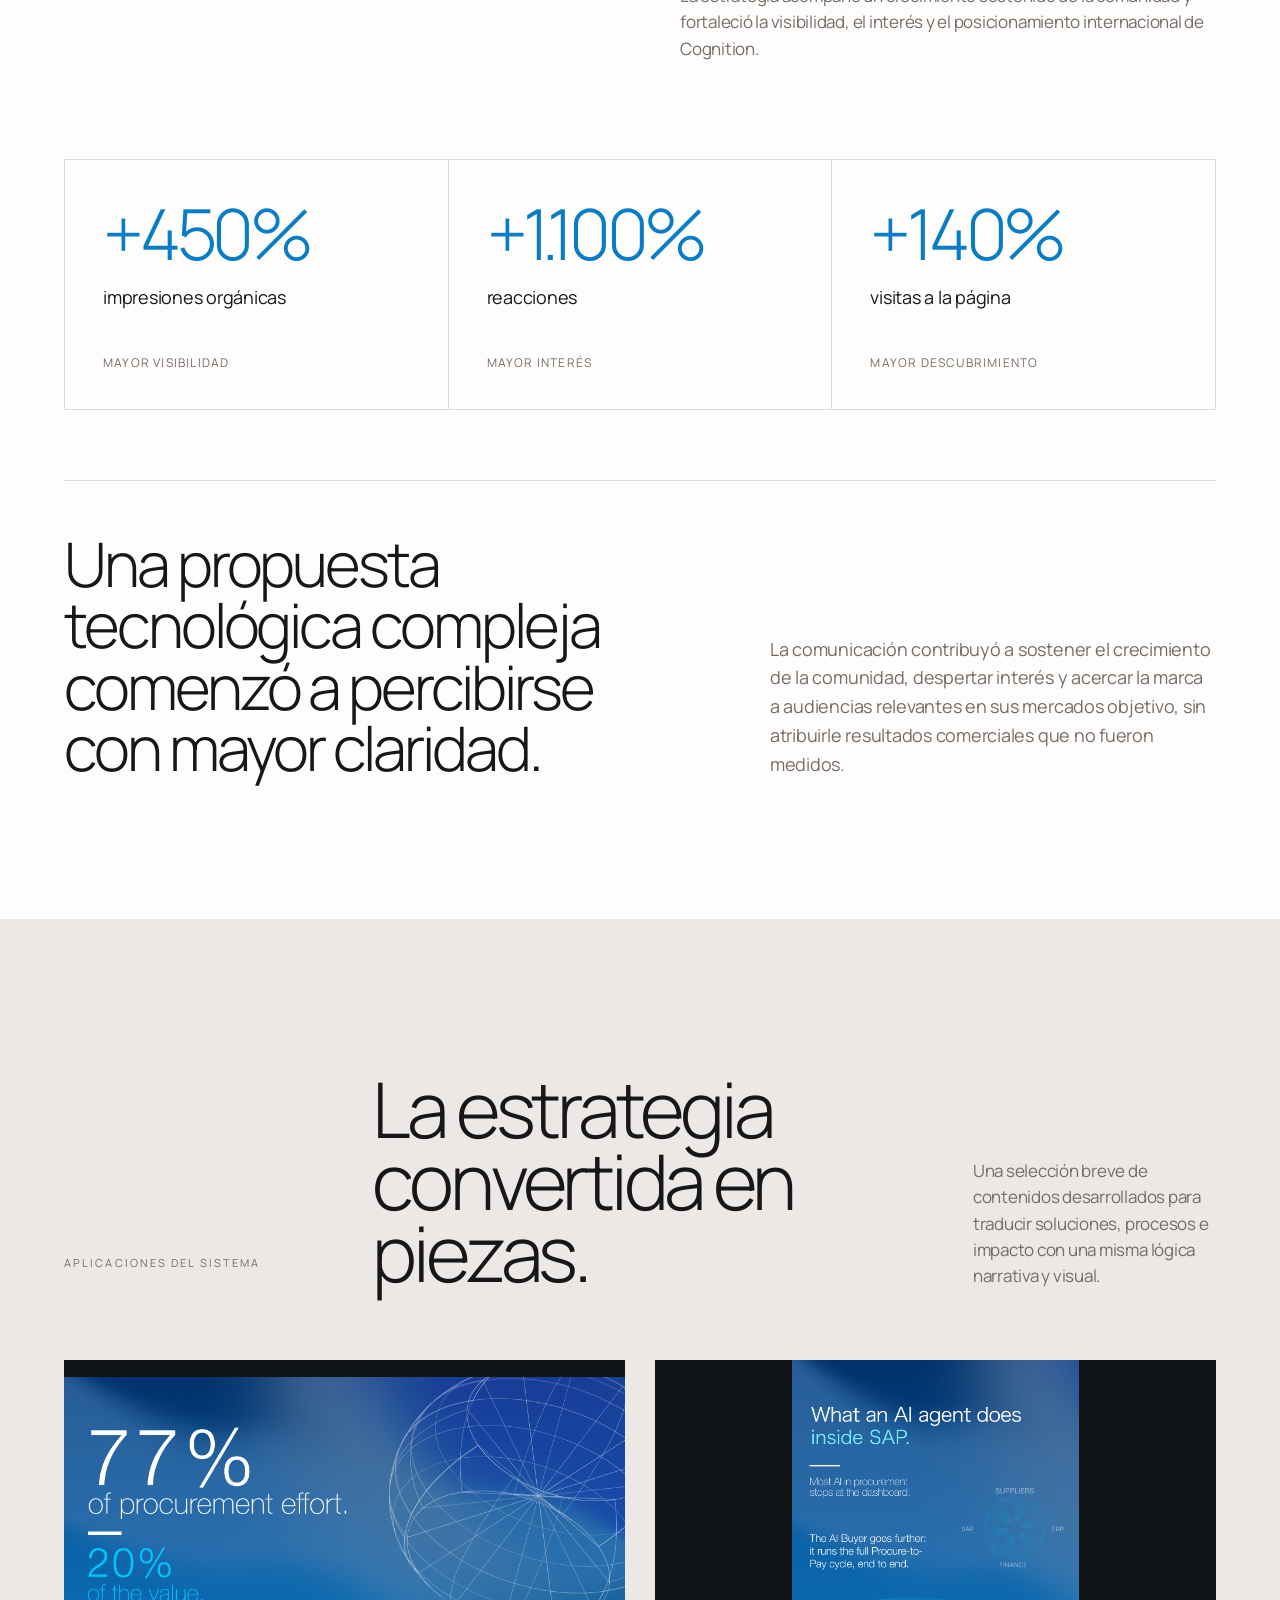
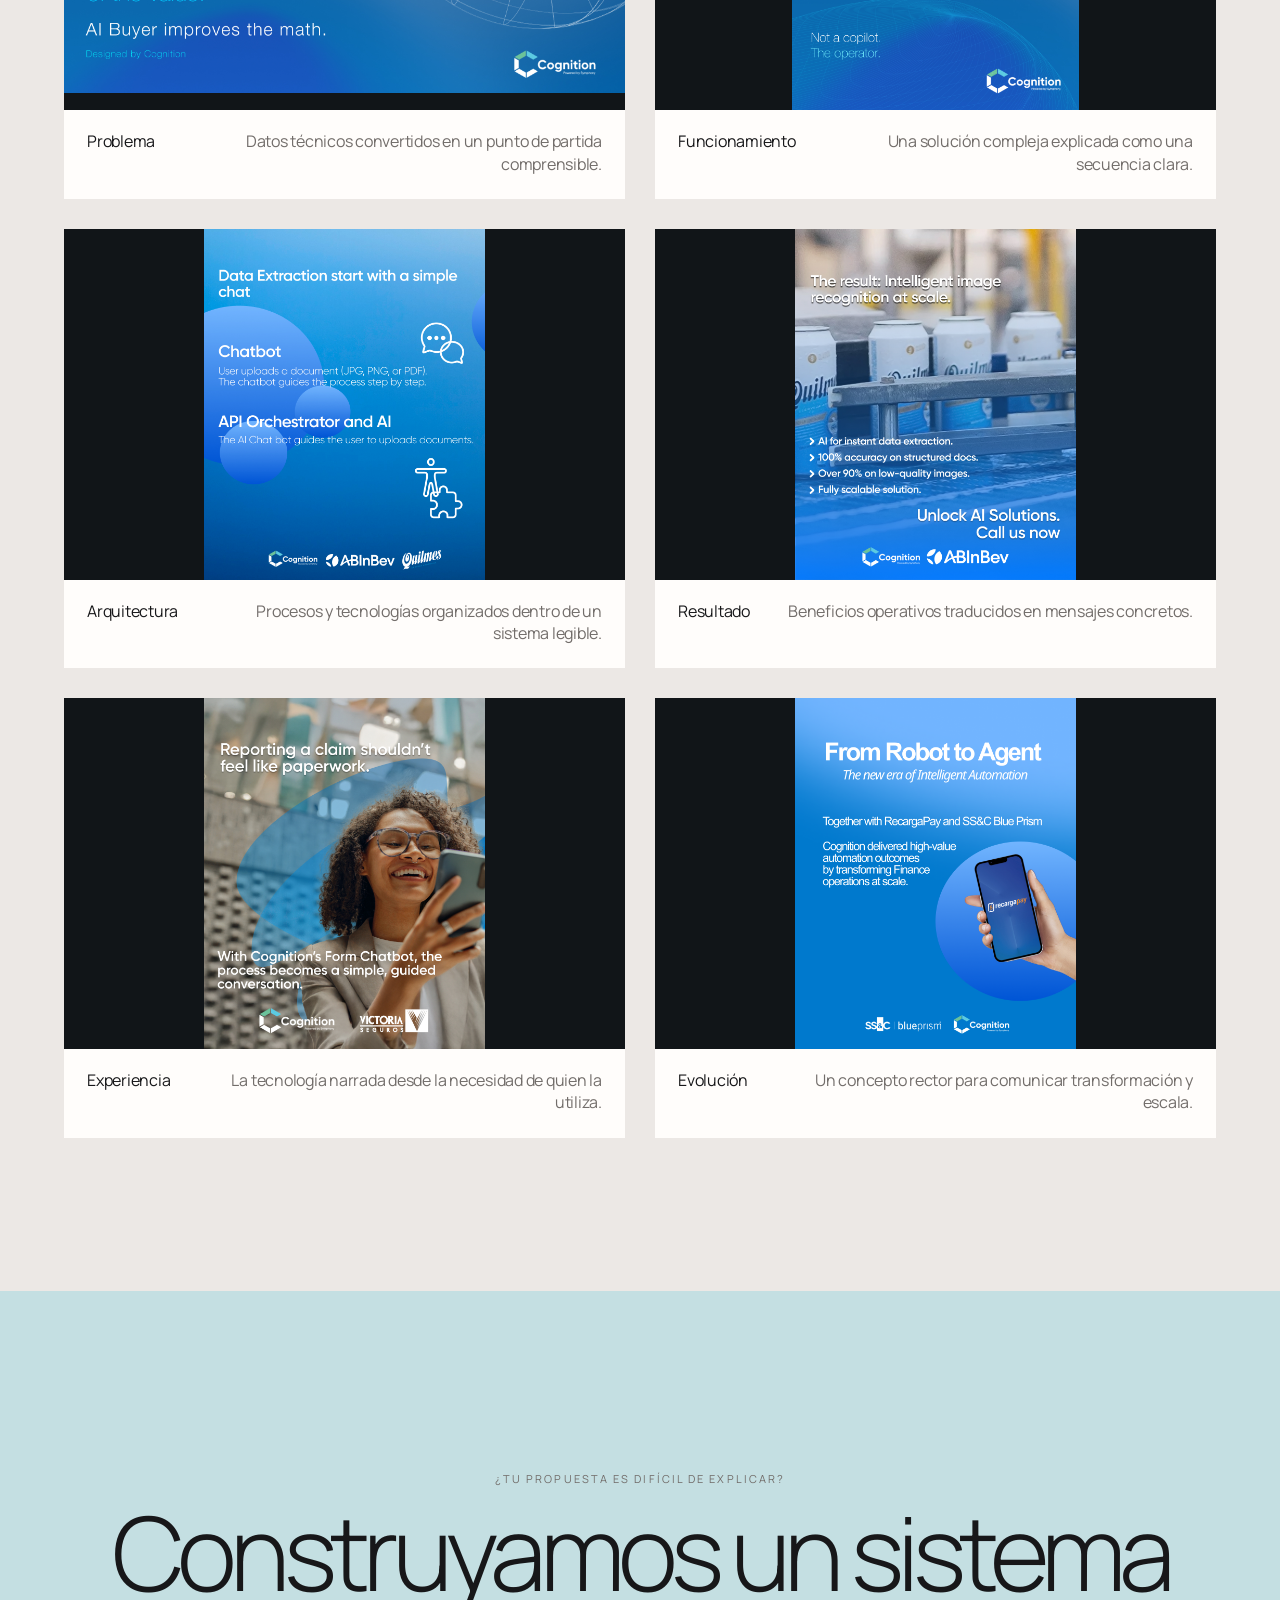
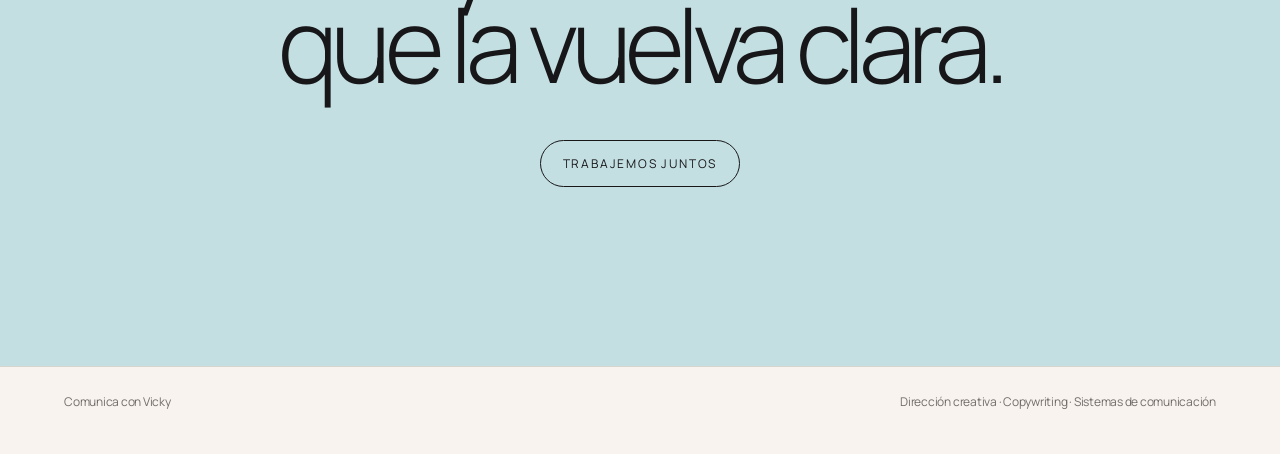
<file: public/portfolio/cognition.html>
<!doctype html>
<html lang="es">
<head>
  <meta charset="utf-8">
  <meta name="viewport" content="width=device-width,initial-scale=1">
  <meta name="description" content="Caso Cognition: cómo Vicky tradujo IA, RPA y automatización en una comunicación B2B clara para decisores y mercados internacionales.">
  <title>Cognition — Comunica con Vicky</title>
  <link rel="stylesheet" href="styles.css">
</head>
<body class="case-page cognition-page">
  <header class="nav">
    <div class="nav__inner shell">
      <a class="wordmark" href="index.html">Comunica con Vicky</a>
      <nav class="nav__links" aria-label="Navegación principal">
        <a href="index.html#casos">Casos</a>
        <a href="index.html#sobre-mi">Sobre mí</a>
        <a class="nav-cta" href="index.html#contacto">Trabajemos juntos</a>
      </nav>
    </div>
  </header>

  <main>
    <section class="case-hero">
      <div class="shell case-hero__grid">
        <div>
          <p class="kicker">Caso de estudio · Tecnología B2B</p>
          <div class="cognition-logo-lockup"><img src="assets/cognition/cognition-logo-transparent-dark.png" alt="Cognition — Powered by Symphony"></div>
        </div>
        <div class="case-hero__summary">
          <p>Vicky tradujo IA, RPA y automatización en una comunicación B2B clara para decisores y ordenó un ecosistema capaz de crecer entre mercados, canales y formatos.</p>
          <div class="case-meta">
            <span><b>Rol</b> Estrategia, dirección creativa y copywriting</span>
            <span><b>Alcance</b> LinkedIn, presentaciones, eventos, casos de estudio y web</span>
            <span><b>Objetivo</b> Ampliar audiencia y posicionamiento en Reino Unido y Estados Unidos</span>
          </div>
          <a class="text-link case-external" href="https://www.linkedin.com/company/cognitionhq/" target="_blank" rel="noreferrer">Visitar LinkedIn de Cognition ↗</a>
        </div>
      </div>
    </section>

    <section class="case-section cognition-challenge">
      <div class="shell case-two-col">
        <p class="kicker">El desafío</p>
        <div class="case-prose">
          <h2>La tecnología tenía valor. Faltaba una narrativa capaz de volverlo visible.</h2>
          <p>Cognition desarrolla soluciones de inteligencia artificial, RPA y automatización para empresas. En una etapa de expansión, buscaba ampliar su audiencia y fortalecer su posicionamiento internacional, especialmente en Reino Unido y Estados Unidos.</p>
          <p>La información estaba distribuida entre productos, canales y formatos sin una narrativa central que conectara sus capacidades tecnológicas con los problemas concretos de CEOs, líderes y personas con poder de decisión. El desafío era ordenar ese ecosistema y comunicar la complejidad sin perder precisión, identidad ni profundidad.</p>
        </div>
      </div>
    </section>

    <section class="case-section case-section--dark cognition-intervention">
      <div class="shell">
        <div class="case-section__head">
          <p class="kicker">La intervención</p>
          <h2>Una dirección común para cada mensaje, canal y mercado.</h2>
        </div>
        <div class="case-capabilities">
          <article><span>01</span><h3>Foco estratégico</h3><p>Definición de públicos, problemas, mensajes prioritarios y criterios para conectar con decisores en los mercados objetivo.</p></article>
          <article><span>02</span><h3>Narrativa y copy</h3><p>Traducción de información técnica en historias, conceptos y mensajes claros, relevantes y orientados a negocio.</p></article>
          <article><span>03</span><h3>Ecosistema</h3><p>Organización de LinkedIn, presentaciones, eventos, casos de estudio y web bajo una misma dirección narrativa.</p></article>
          <article><span>04</span><h3>Dirección y adaptación</h3><p>Unificación de criterios visuales y verbales, con un discurso adaptable a diferentes países, audiencias, canales y formatos.</p></article>
        </div>
      </div>
    </section>

    <section class="case-section cognition-results">
      <div class="shell">
        <div class="case-section__head case-section__head--split">
          <p class="kicker">Resultados y evidencia</p>
          <p>La estrategia acompañó un crecimiento sostenido de la comunidad y fortaleció la visibilidad, el interés y el posicionamiento internacional de Cognition.</p>
        </div>
        <div class="metric-grid metric-grid--cognition">
          <article><strong>+450%</strong><span>impresiones orgánicas</span><small>mayor visibilidad</small></article>
          <article><strong>+1.100%</strong><span>reacciones</span><small>mayor interés</small></article>
          <article><strong>+140%</strong><span>visitas a la página</span><small>mayor descubrimiento</small></article>
        </div>
        <div class="cognition-result-summary">
          <h3>Una propuesta tecnológica compleja comenzó a percibirse con mayor claridad.</h3>
          <p>La comunicación contribuyó a sostener el crecimiento de la comunidad, despertar interés y acercar la marca a audiencias relevantes en sus mercados objetivo, sin atribuirle resultados comerciales que no fueron medidos.</p>
        </div>
      </div>
    </section>

    <section class="case-work cognition-work">
      <div class="shell">
        <div class="case-work__head"><p class="kicker">Aplicaciones del sistema</p><h2>La estrategia convertida en piezas.</h2><p>Una selección breve de contenidos desarrollados para traducir soluciones, procesos e impacto con una misma lógica narrativa y visual.</p></div>
        <div class="work-media-grid work-media-grid--evidence">
          <figure class="work-media"><img src="assets/cognition/buyer-impact.jpg" alt="Pieza de comunicación que presenta un problema de negocio"><figcaption><b>Problema</b><span>Datos técnicos convertidos en un punto de partida comprensible.</span></figcaption></figure>
          <figure class="work-media"><img src="assets/cognition/buyer-inside-sap.jpg" alt="Pieza de comunicación que explica el funcionamiento de una solución"><figcaption><b>Funcionamiento</b><span>Una solución compleja explicada como una secuencia clara.</span></figcaption></figure>
          <figure class="work-media"><img src="assets/cognition/quilmes-system.jpg" alt="Pieza de comunicación sobre una arquitectura tecnológica"><figcaption><b>Arquitectura</b><span>Procesos y tecnologías organizados dentro de un sistema legible.</span></figcaption></figure>
          <figure class="work-media"><img src="assets/cognition/quilmes-result.jpg" alt="Pieza de comunicación que presenta resultados operativos"><figcaption><b>Resultado</b><span>Beneficios operativos traducidos en mensajes concretos.</span></figcaption></figure>
          <figure class="work-media"><img src="assets/cognition/victoria-experience.jpg" alt="Pieza de comunicación centrada en la experiencia de una persona usuaria"><figcaption><b>Experiencia</b><span>La tecnología narrada desde la necesidad de quien la utiliza.</span></figcaption></figure>
          <figure class="work-media"><img src="assets/cognition/recargapay-one.png" alt="Pieza de comunicación sobre la evolución de la automatización"><figcaption><b>Evolución</b><span>Un concepto rector para comunicar transformación y escala.</span></figcaption></figure>
        </div>
      </div>
    </section>

    <section class="case-next">
      <div class="shell">
        <p class="kicker">¿Tu propuesta es difícil de explicar?</p>
        <h2>Construyamos un sistema que la vuelva clara.</h2>
        <a class="button button--dark" href="index.html#contacto">Trabajemos juntos</a>
      </div>
    </section>
  </main>

  <footer class="footer"><div class="shell footer__inner"><span>Comunica con Vicky</span><span>Dirección creativa · Copywriting · Sistemas de comunicación</span></div></footer>
  <script src="app.js"></script>
</body>
</html>
</file>
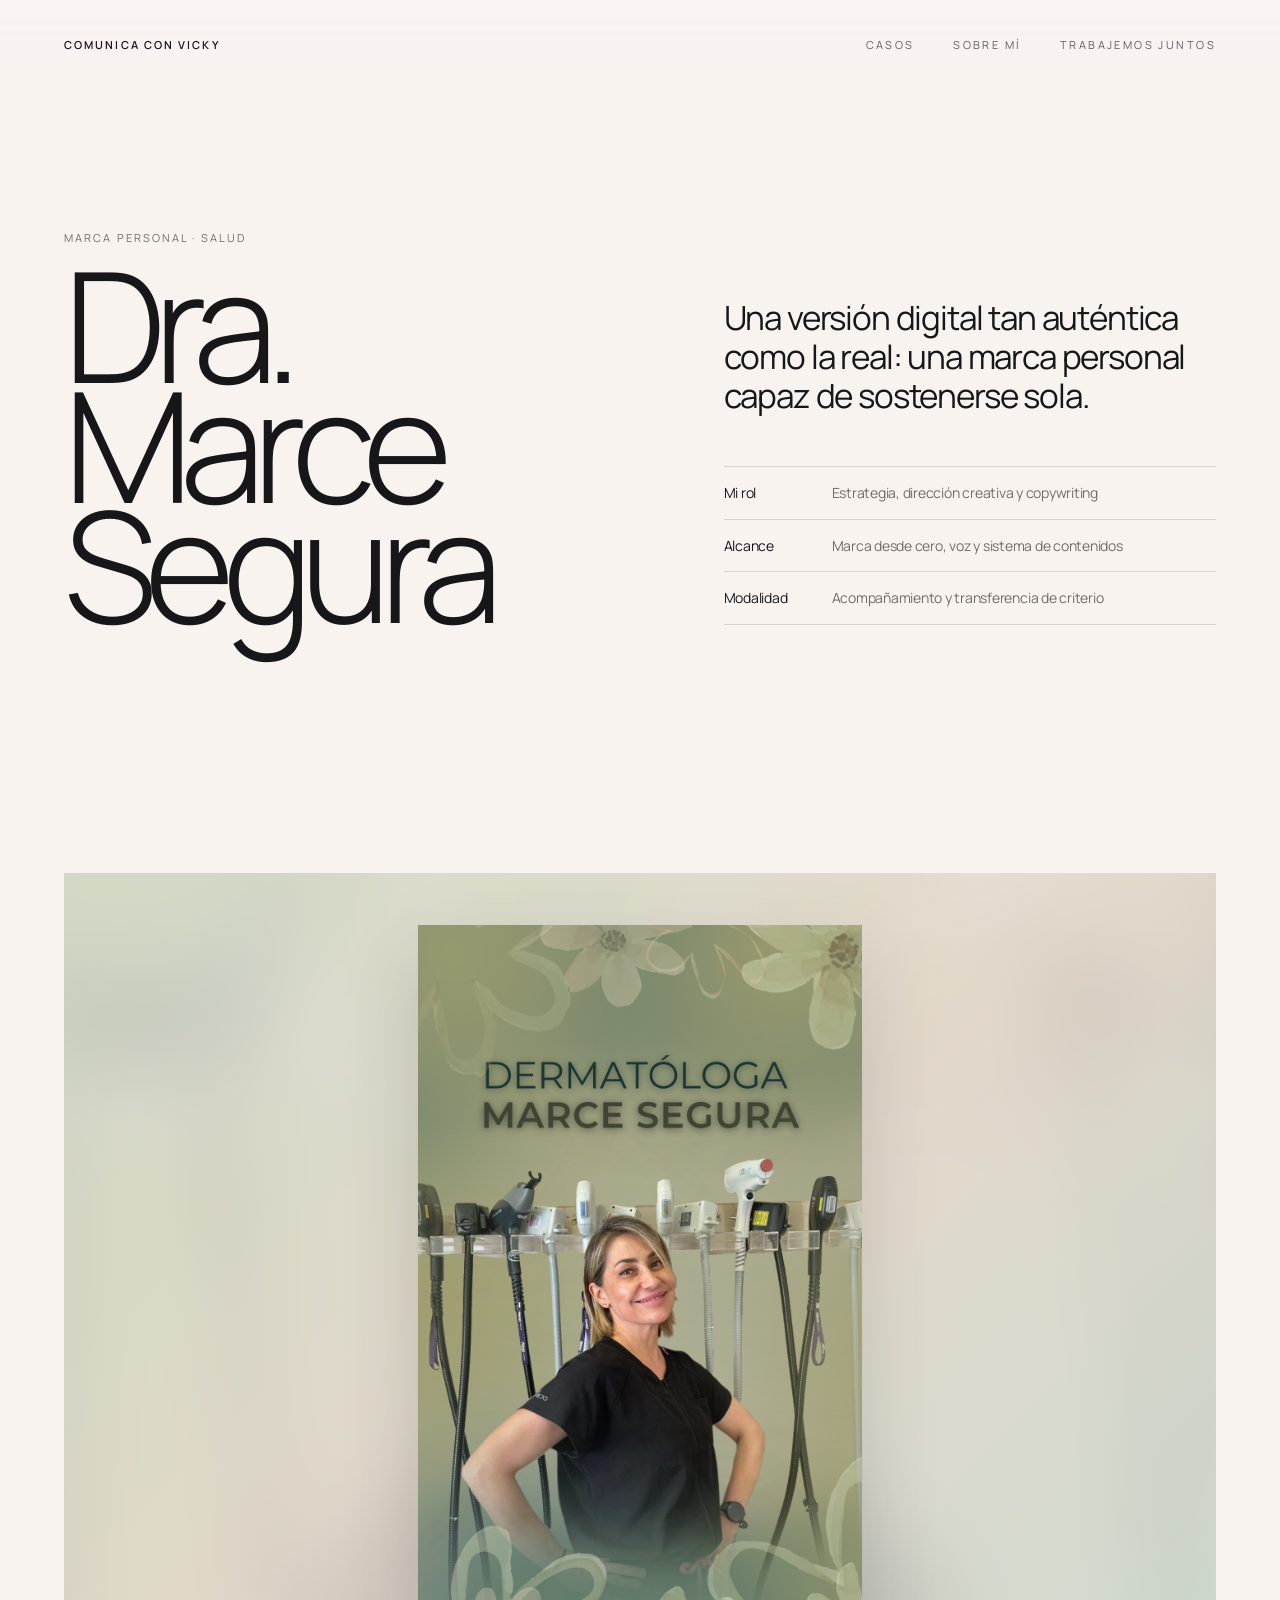
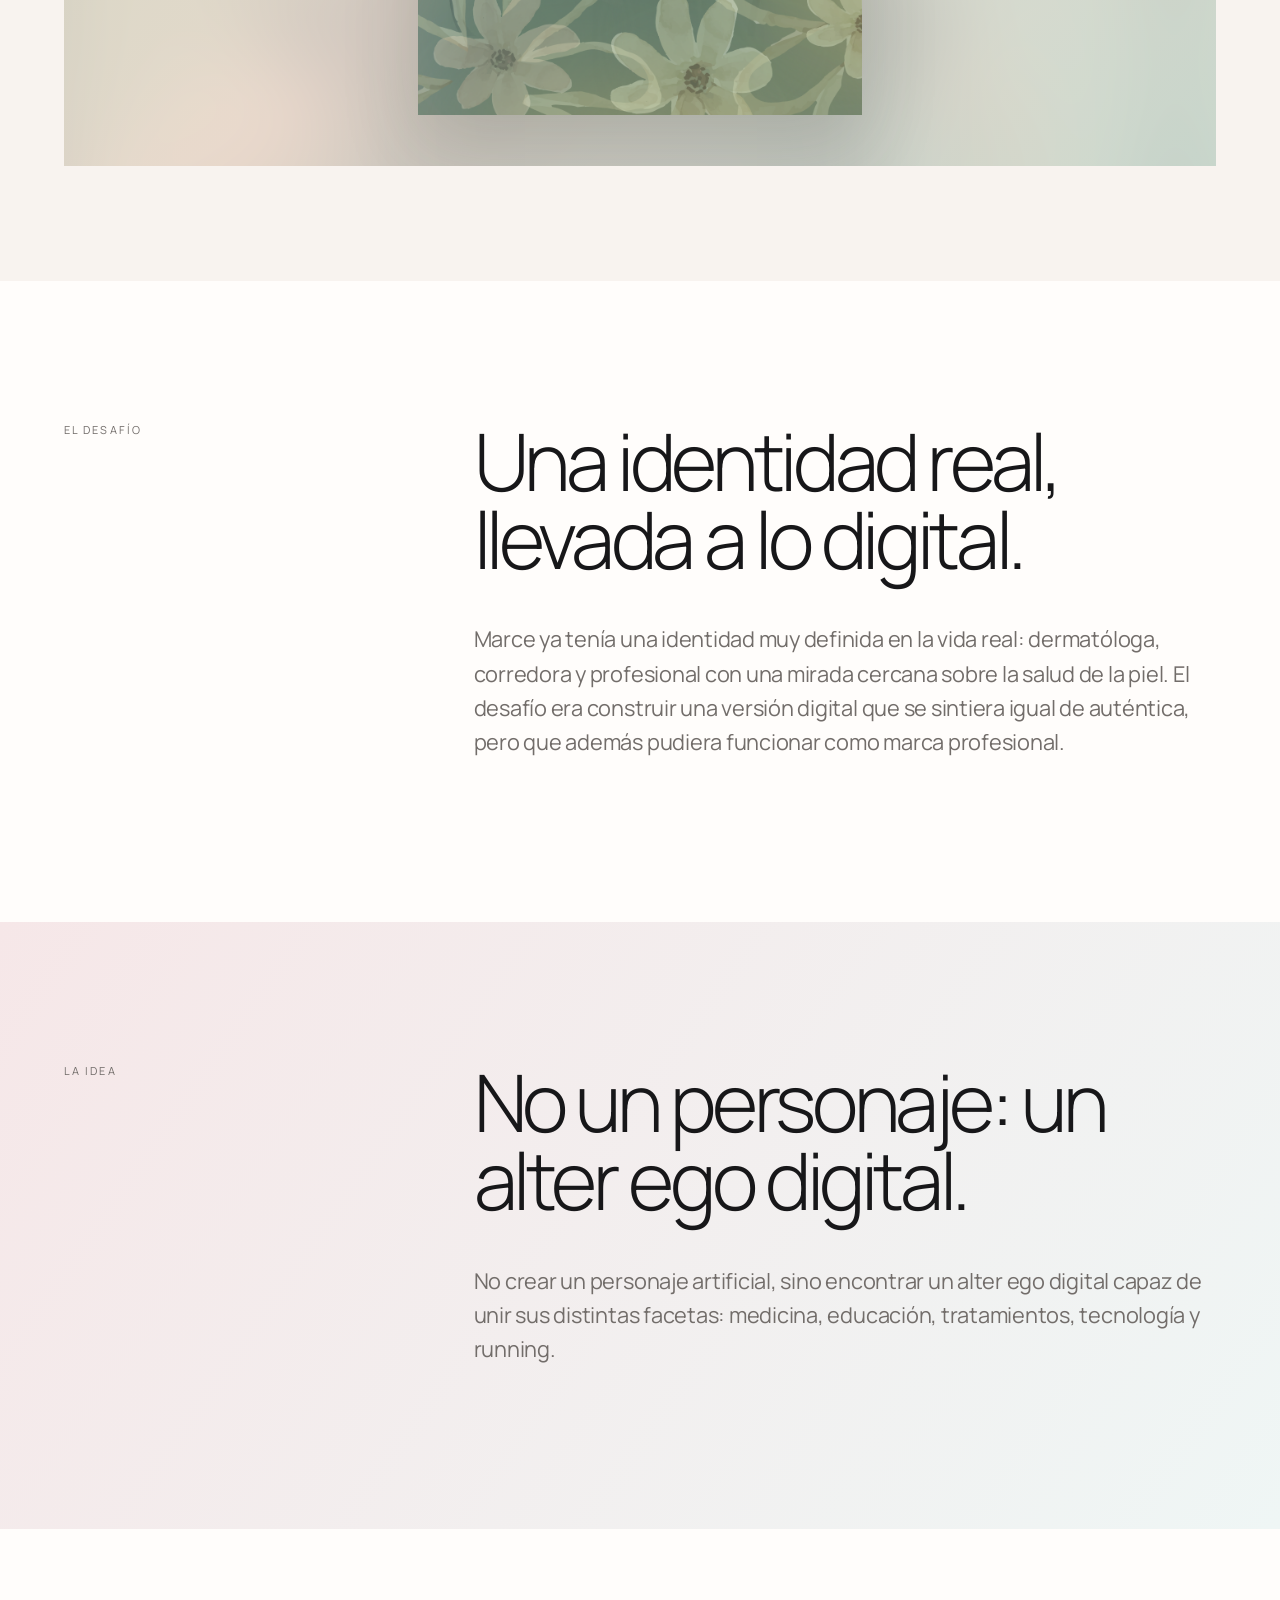
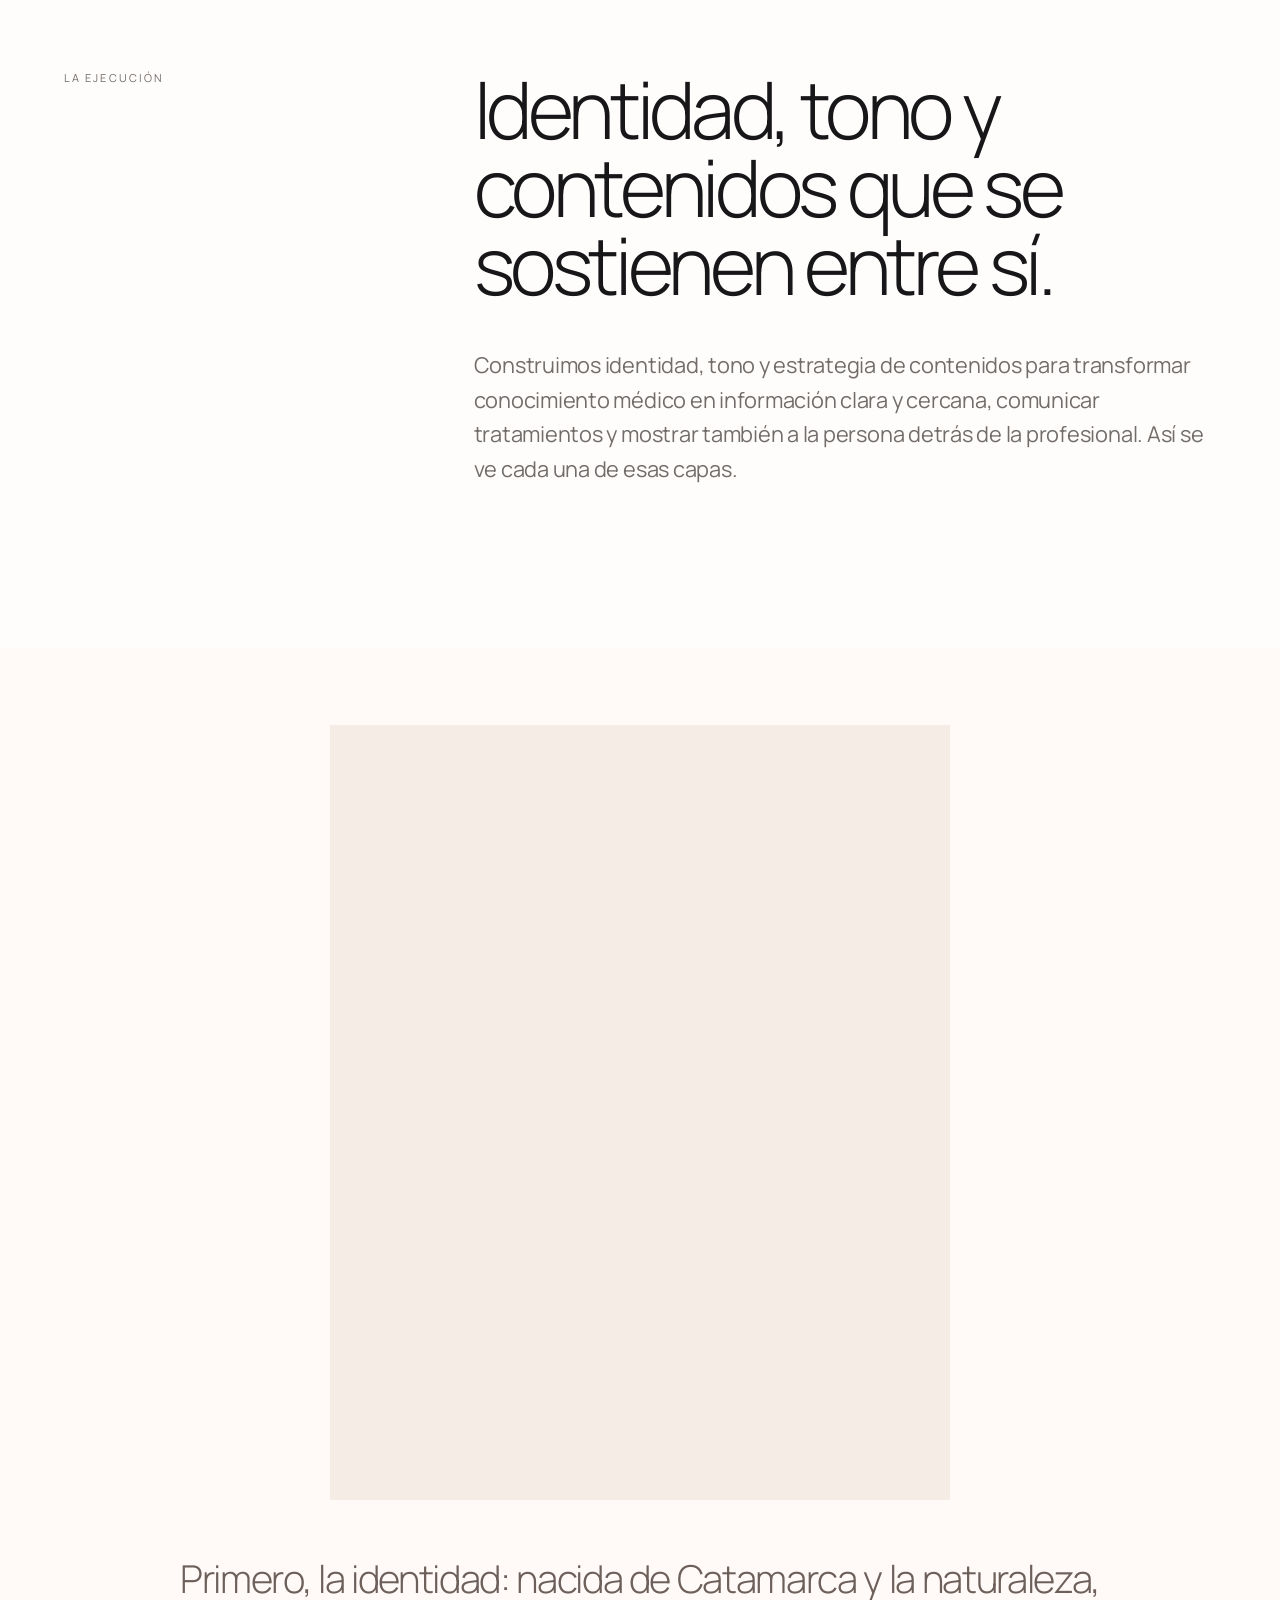
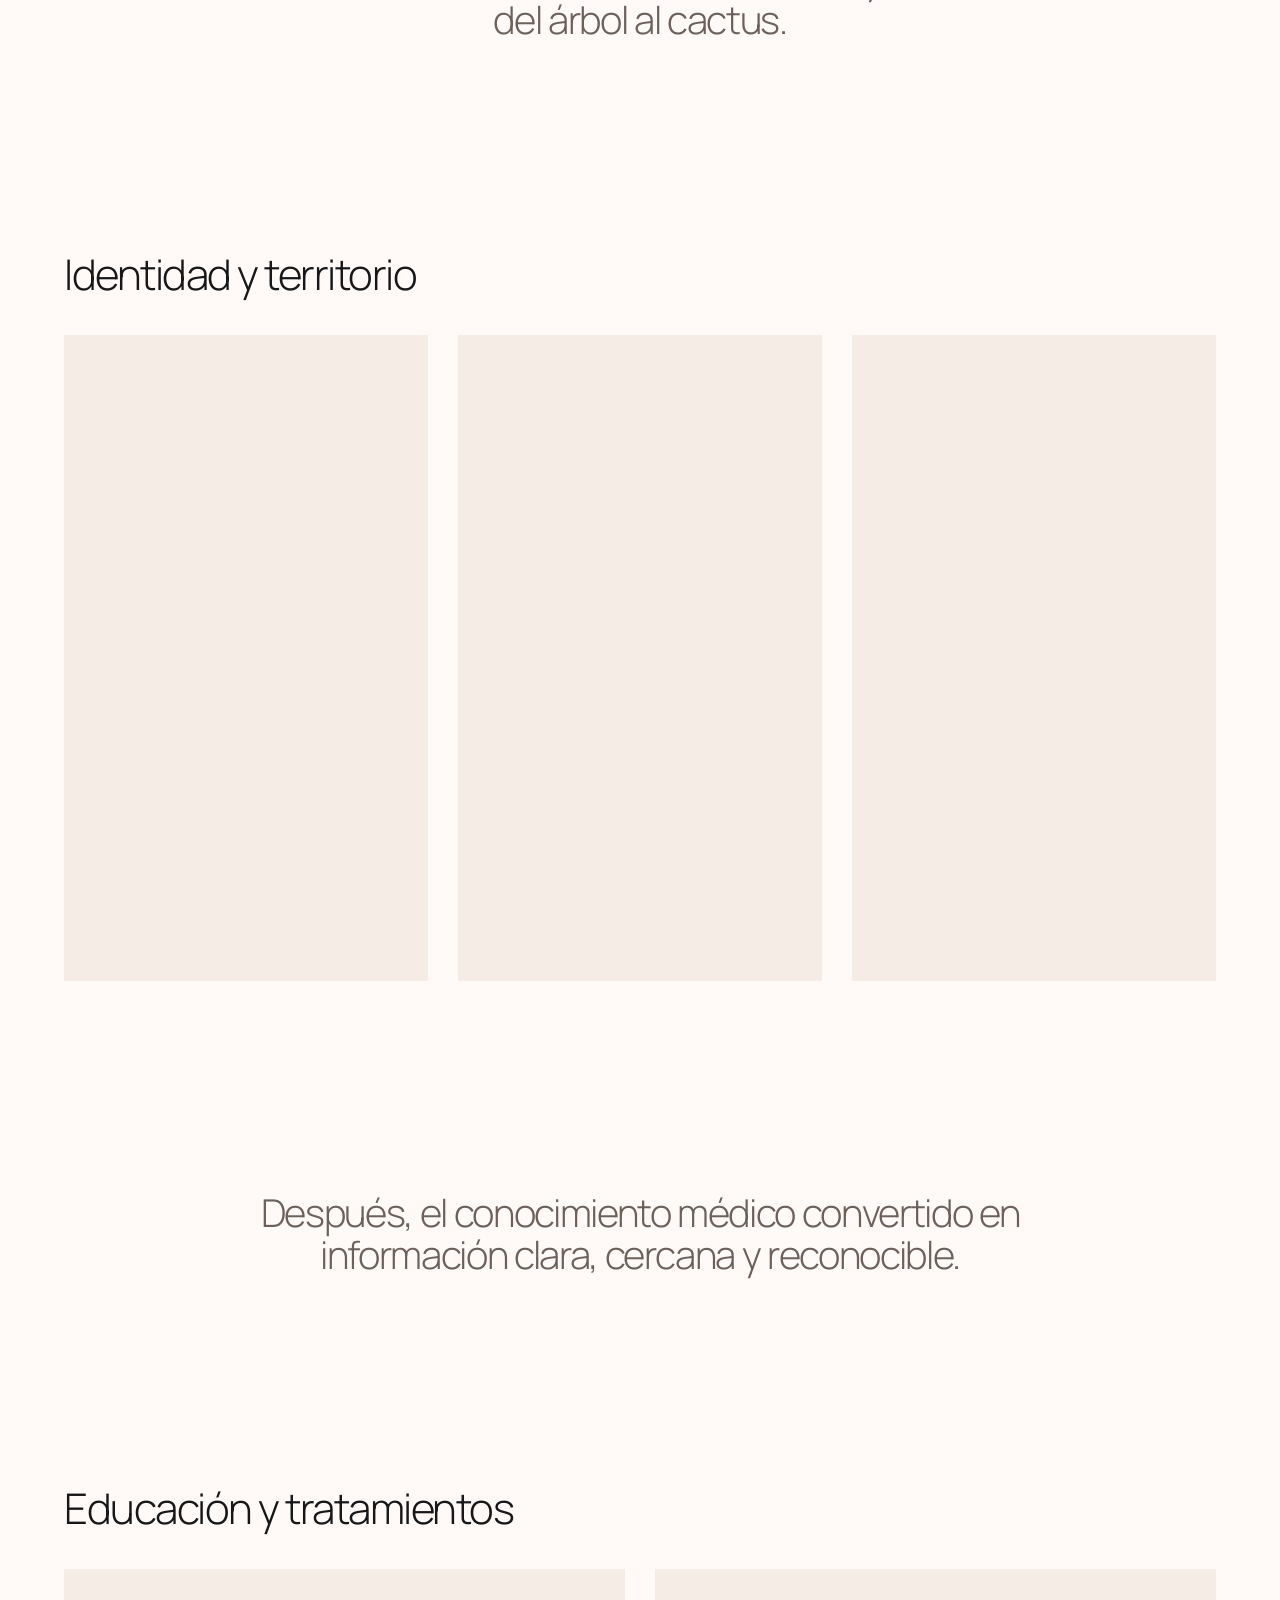
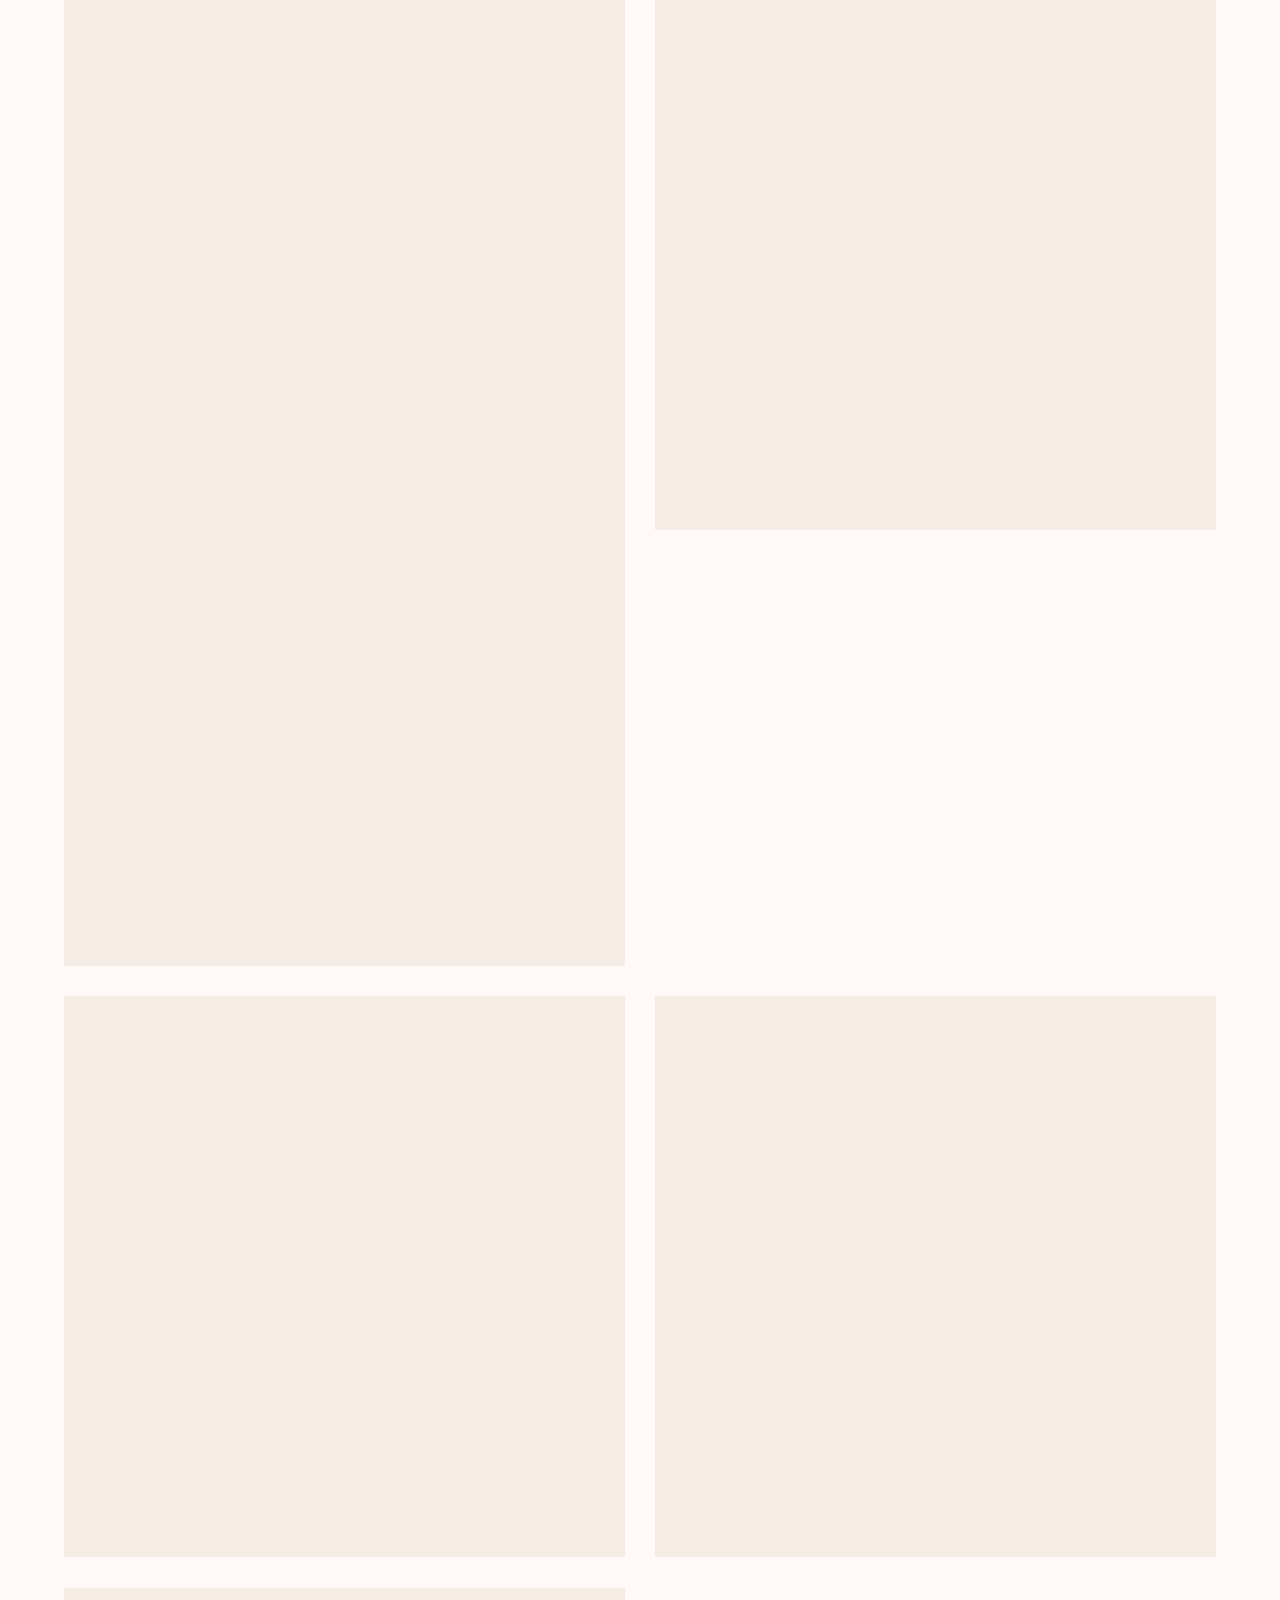
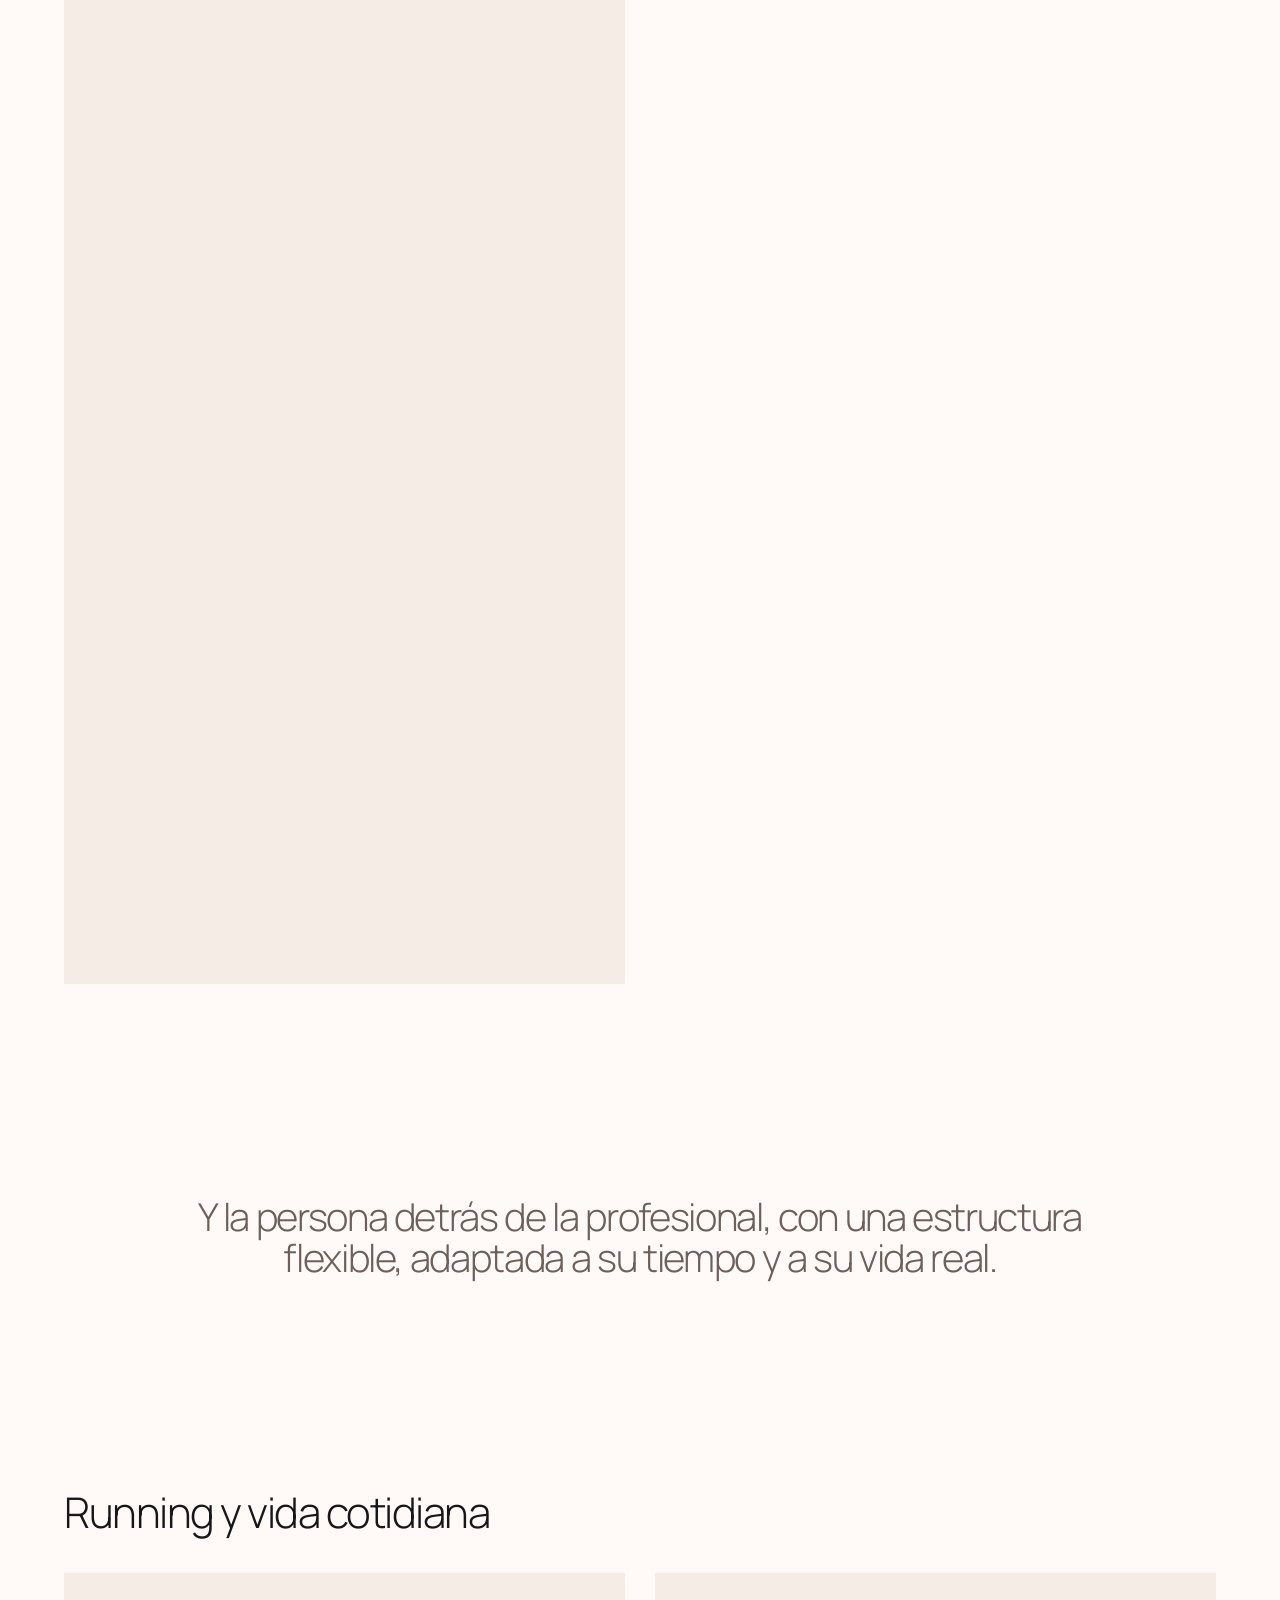
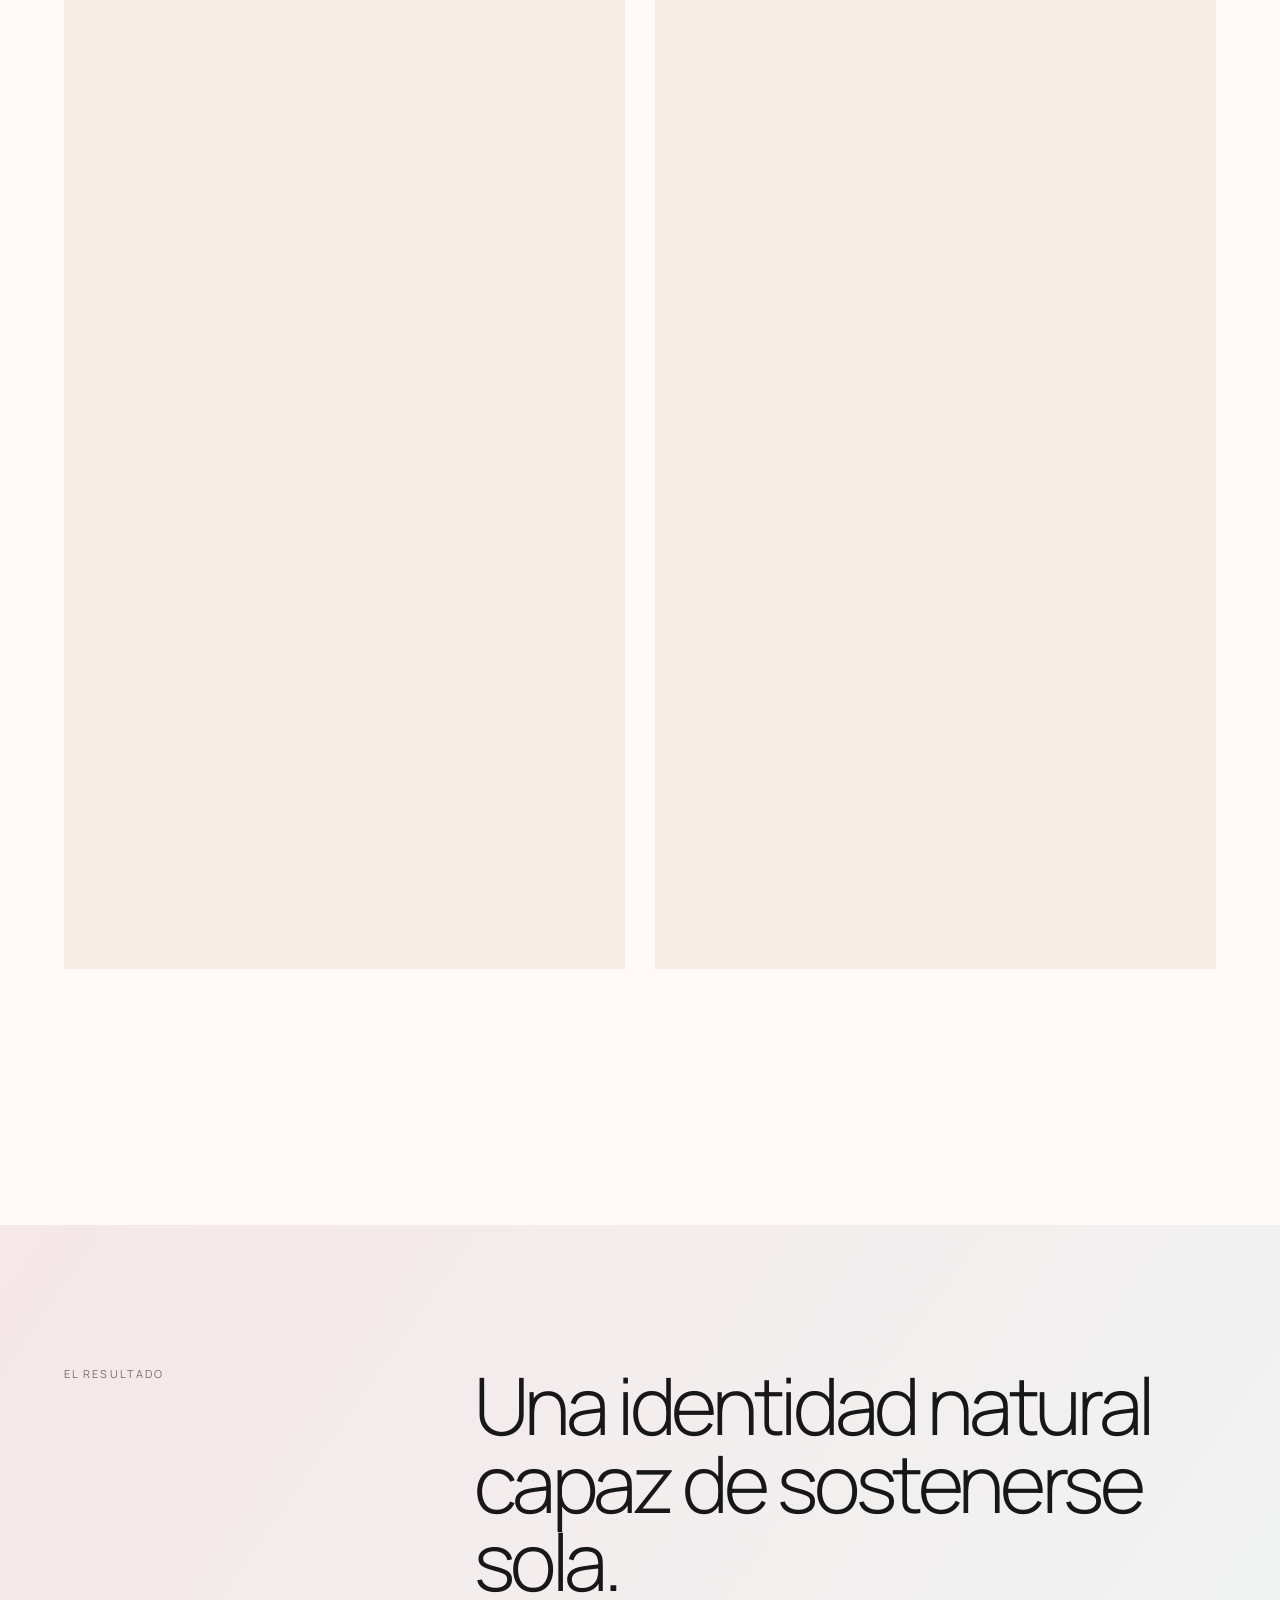
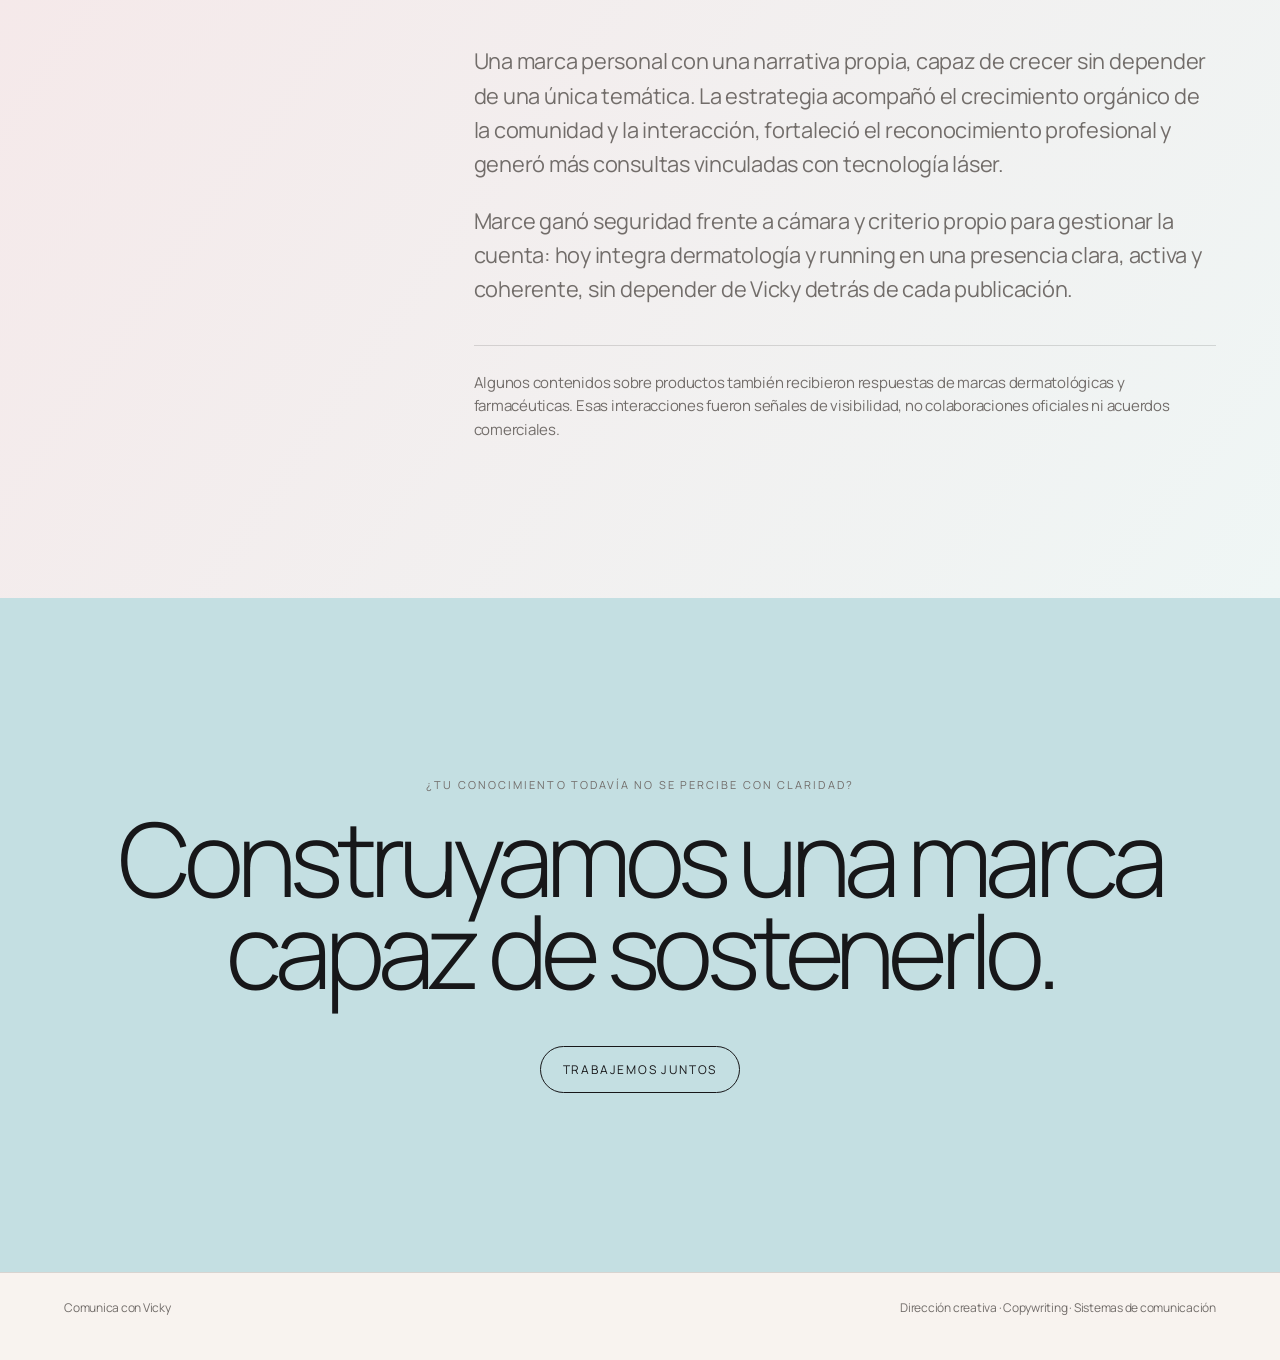
<file: public/portfolio/dra-marce-segura.html>
<!doctype html>
<html lang="es">
<head>
  <meta charset="utf-8">
  <meta name="viewport" content="width=device-width,initial-scale=1">
  <meta name="description" content="Dra. Marce Segura: identidad, voz y sistema de contenidos para transformar conocimiento médico en una marca personal clara y sostenible.">
  <title>Dra. Marce Segura — Comunica con Vicky</title>
  <link rel="stylesheet" href="styles.css">
</head>
<body class="case-page marce-page">
  <header class="nav">
    <div class="nav__inner shell">
      <a class="wordmark" href="index.html">Comunica con Vicky</a>
      <nav class="nav__links" aria-label="Navegación principal">
        <a href="index.html#casos">Casos</a>
        <a href="index.html#sobre-mi">Sobre mí</a>
        <a class="nav-cta" href="index.html#contacto">Trabajemos juntos</a>
      </nav>
    </div>
  </header>

  <main>
    <section class="case-hero">
      <div class="shell case-hero__grid">
        <div>
          <p class="kicker">Marca personal · Salud</p>
          <h1>Dra. Marce Segura</h1>
        </div>
        <div class="case-hero__summary">
          <p>Una versión digital tan auténtica como la real: una marca personal capaz de sostenerse sola.</p>
          <div class="case-meta">
            <span><b>Mi rol</b> Estrategia, dirección creativa y copywriting</span>
            <span><b>Alcance</b> Marca desde cero, voz y sistema de contenidos</span>
            <span><b>Modalidad</b> Acompañamiento y transferencia de criterio</span>
          </div>
        </div>
      </div>
    </section>

    <section class="case-cover marce-cover">
      <div class="shell"><figure class="marce-cover__frame"><img src="assets/marce/marce-cover.png" alt="Identidad visual de la Dra. Marce Segura, inspirada en la naturaleza"></figure></div>
    </section>

    <section class="case-section marce-context">
      <div class="shell case-two-col">
        <p class="kicker">El desafío</p>
        <div class="case-prose">
          <h2>Una identidad real, llevada a lo digital.</h2>
          <p>Marce ya tenía una identidad muy definida en la vida real: dermatóloga, corredora y profesional con una mirada cercana sobre la salud de la piel. El desafío era construir una versión digital que se sintiera igual de auténtica, pero que además pudiera funcionar como marca profesional.</p>
        </div>
      </div>
    </section>

    <section class="case-section case-section--soft marce-idea">
      <div class="shell case-two-col">
        <p class="kicker">La idea</p>
        <div class="case-prose">
          <h2>No un personaje: un alter ego digital.</h2>
          <p>No crear un personaje artificial, sino encontrar un alter ego digital capaz de unir sus distintas facetas: medicina, educación, tratamientos, tecnología y running.</p>
        </div>
      </div>
    </section>

    <section class="case-section marce-execution">
      <div class="shell case-two-col">
        <p class="kicker">La ejecución</p>
        <div class="case-prose">
          <h2>Identidad, tono y contenidos que se sostienen entre sí.</h2>
          <p>Construimos identidad, tono y estrategia de contenidos para transformar conocimiento médico en información clara y cercana, comunicar tratamientos y mostrar también a la persona detrás de la profesional. Así se ve cada una de esas capas.</p>
        </div>
      </div>
    </section>

    <section class="case-section marce-pieces" aria-label="Evidencia visual y sistema de contenidos">
      <div class="shell">
        <div class="marce-embed-feature" aria-label="Carrusel destacado">
          <div class="marce-ig-frame marce-ig-frame--portrait">
            <iframe src="https://www.instagram.com/p/DUYnMM2kVLa/embed/" title="Carrusel destacado de la marca personal" loading="eager" scrolling="no" allowtransparency="true"></iframe>
          </div>
        </div>

        <p class="marce-evidence-note">Primero, la identidad: nacida de Catamarca y la naturaleza, del árbol al cactus.</p>

        <section class="marce-evidence-group" aria-labelledby="marce-ecosystem-title">
          <h3 id="marce-ecosystem-title">Identidad y territorio</h3>
          <div class="marce-embed-grid marce-embed-grid--three">
            <div class="marce-ig-frame marce-ig-frame--reel"><iframe src="https://www.instagram.com/reel/CvIGkmwAgwN/embed/" title="Reel de identidad inspirado en la tierra" loading="lazy" scrolling="no" allow="autoplay; encrypted-media" allowfullscreen></iframe></div>
            <div class="marce-ig-frame marce-ig-frame--reel"><iframe src="https://www.instagram.com/reel/CxvkhuLuCih/embed/" title="Reel de identidad inspirado en la naturaleza" loading="lazy" scrolling="no" allow="autoplay; encrypted-media" allowfullscreen></iframe></div>
            <div class="marce-ig-frame marce-ig-frame--reel"><iframe src="https://www.instagram.com/reel/C2AjkKLuUmG/embed/" title="Reel de identidad inspirado en el paisaje" loading="lazy" scrolling="no" allow="autoplay; encrypted-media" allowfullscreen></iframe></div>
          </div>
        </section>

        <p class="marce-evidence-note">Después, el conocimiento médico convertido en información clara, cercana y reconocible.</p>

        <section class="marce-evidence-group" aria-labelledby="marce-routines-title">
          <h3 id="marce-routines-title">Educación y tratamientos</h3>
          <div class="marce-embed-grid">
            <div class="marce-ig-frame marce-ig-frame--reel"><iframe src="https://www.instagram.com/reel/CyLkJyuOsT1/embed/" title="Reel de rutina de cuidado de la piel" loading="lazy" scrolling="no" allow="autoplay; encrypted-media" allowfullscreen></iframe></div>
            <div class="marce-ig-frame marce-ig-frame--square"><iframe src="https://www.instagram.com/p/C_MUWklSFDz/embed/" title="Carrusel educativo de dermatología" loading="lazy" scrolling="no" allowtransparency="true"></iframe></div>
            <div class="marce-ig-frame marce-ig-frame--square"><iframe src="https://www.instagram.com/p/DA1MT00PuCu/embed/" title="Carrusel educativo sobre cuidado de la piel" loading="lazy" scrolling="no" allowtransparency="true"></iframe></div>
            <div class="marce-ig-frame marce-ig-frame--square"><iframe src="https://www.instagram.com/p/DC2unP2v3Ya/embed/" title="Carrusel educativo sobre salud de la piel" loading="lazy" scrolling="no" allowtransparency="true"></iframe></div>
            <div class="marce-ig-frame marce-ig-frame--reel"><iframe src="https://www.instagram.com/reel/DN3veuVZKx1/embed/" title="Reel sobre tratamiento con tecnología láser" loading="lazy" scrolling="no" allow="autoplay; encrypted-media" allowfullscreen></iframe></div>
          </div>
        </section>

        <p class="marce-evidence-note">Y la persona detrás de la profesional, con una estructura flexible, adaptada a su tiempo y a su vida real.</p>

        <section class="marce-evidence-group" aria-labelledby="marce-running-title">
          <h3 id="marce-running-title">Running y vida cotidiana</h3>
          <div class="marce-embed-grid marce-embed-grid--running">
            <div class="marce-ig-frame marce-ig-frame--reel"><iframe src="https://www.instagram.com/reel/DDdgUTaIUy2/embed/" title="Sueño con correr una maratón" loading="lazy" scrolling="no" allow="autoplay; encrypted-media" allowfullscreen></iframe></div>
            <div class="marce-ig-frame marce-ig-frame--reel"><iframe src="https://www.instagram.com/reel/DSvG3YykQhV/embed/" title="Get Ready With Me para su primera maratón" loading="lazy" scrolling="no" allow="autoplay; encrypted-media" allowfullscreen></iframe></div>
          </div>
        </section>

      </div>
    </section>

    <section class="case-section case-section--soft marce-results">
      <div class="shell case-two-col">
        <p class="kicker">El resultado</p>
        <div class="case-prose">
          <h2>Una identidad natural capaz de sostenerse sola.</h2>
          <p>Una marca personal con una narrativa propia, capaz de crecer sin depender de una única temática. La estrategia acompañó el crecimiento orgánico de la comunidad y la interacción, fortaleció el reconocimiento profesional y generó más consultas vinculadas con tecnología láser.</p>
          <p>Marce ganó seguridad frente a cámara y criterio propio para gestionar la cuenta: hoy integra dermatología y running en una presencia clara, activa y coherente, sin depender de Vicky detrás de cada publicación.</p>
          <p class="marce-results__note">Algunos contenidos sobre productos también recibieron respuestas de marcas dermatológicas y farmacéuticas. Esas interacciones fueron señales de visibilidad, no colaboraciones oficiales ni acuerdos comerciales.</p>
        </div>
      </div>
    </section>

    <section class="case-next">
      <div class="shell">
        <p class="kicker">¿Tu conocimiento todavía no se percibe con claridad?</p>
        <h2>Construyamos una marca capaz de sostenerlo.</h2>
        <a class="button button--dark" href="index.html#contacto">Trabajemos juntos</a>
      </div>
    </section>
  </main>

  <footer class="footer"><div class="shell footer__inner"><span>Comunica con Vicky</span><span>Dirección creativa · Copywriting · Sistemas de comunicación</span></div></footer>
  <script src="app.js"></script>
</body>
</html>
</file>
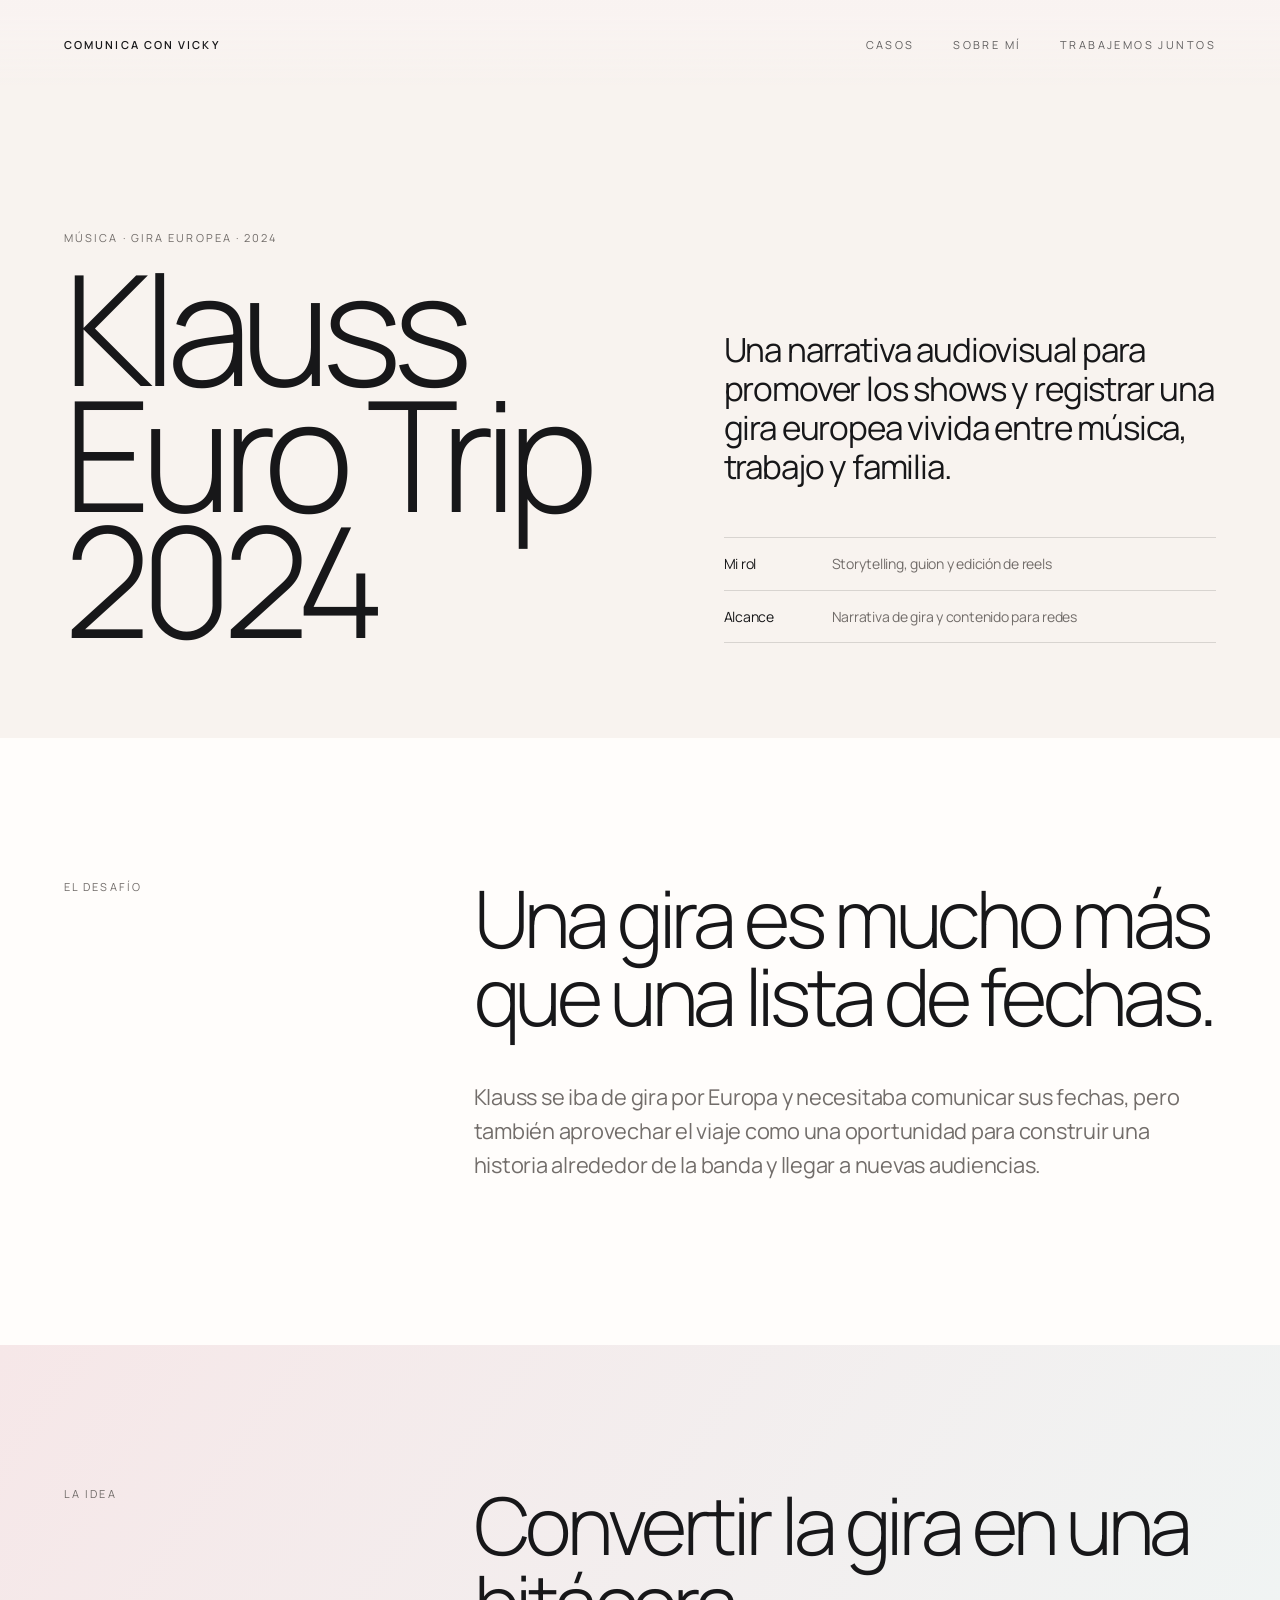
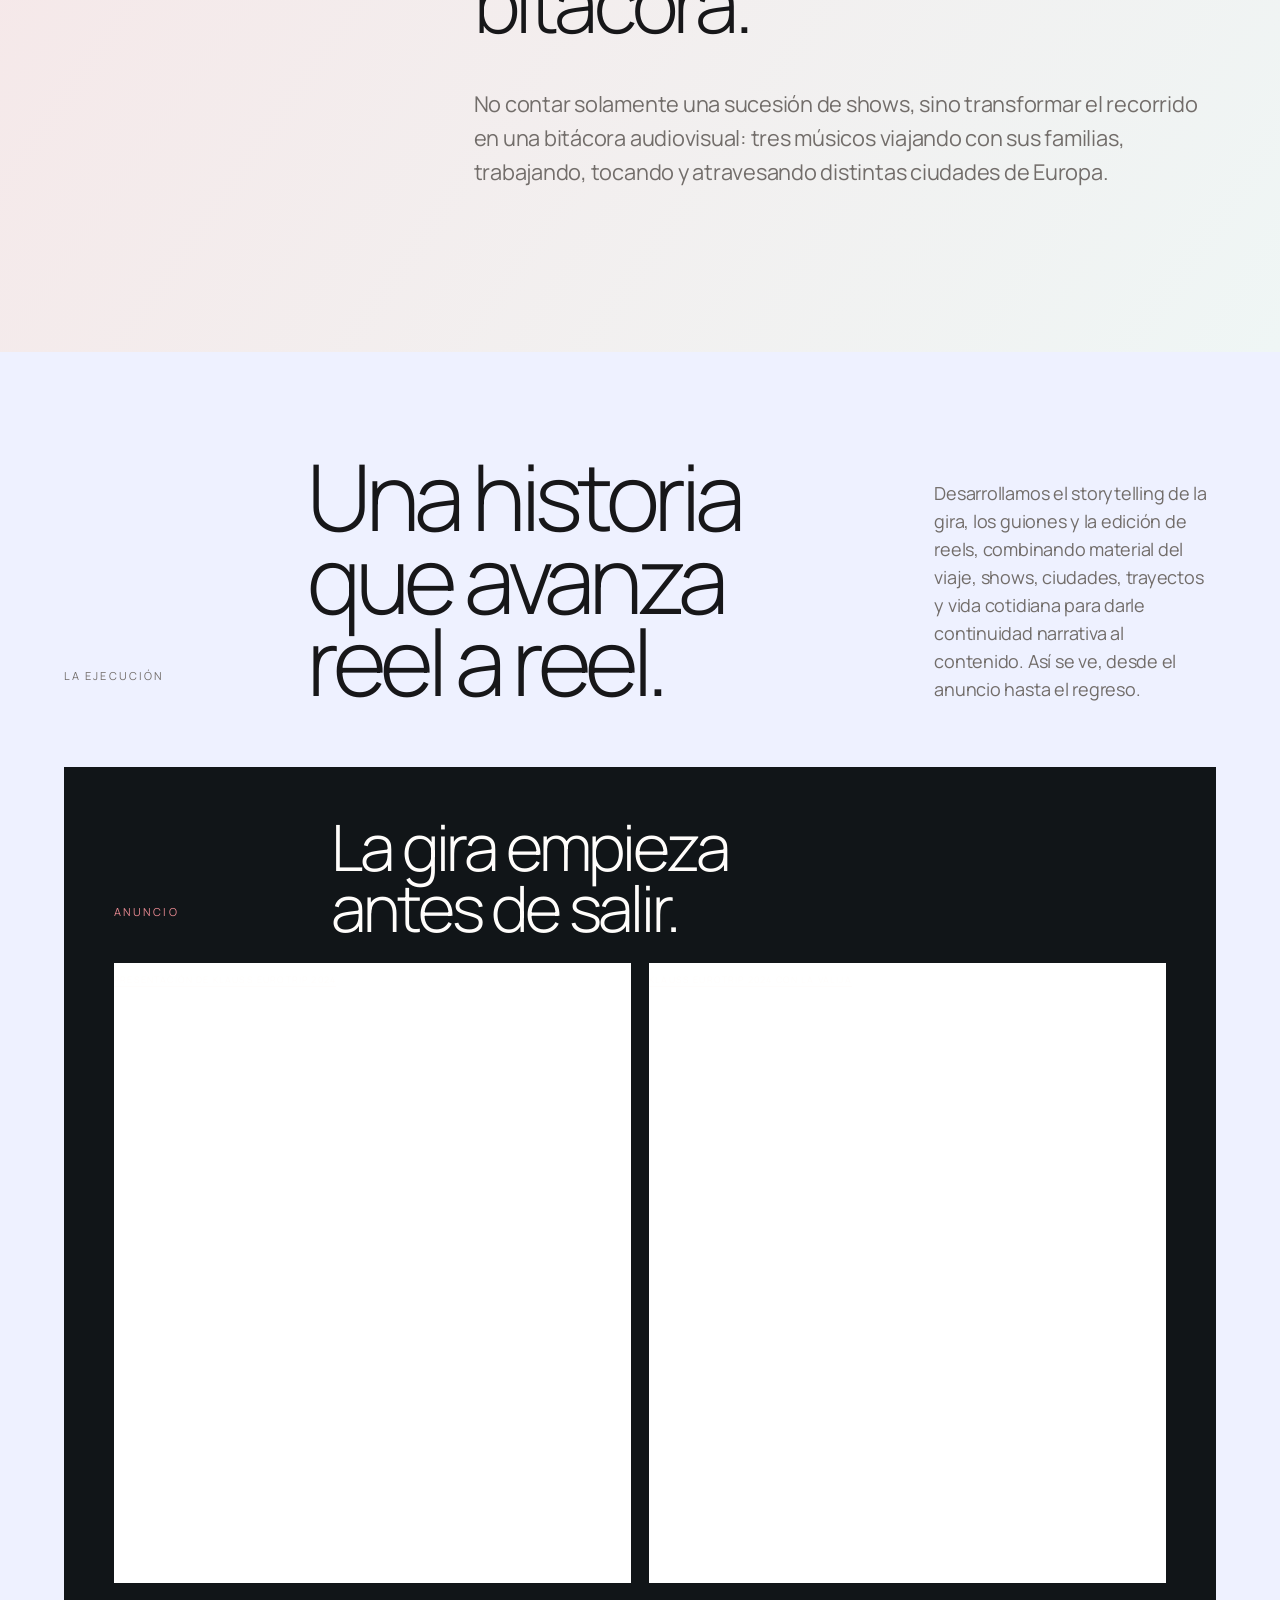
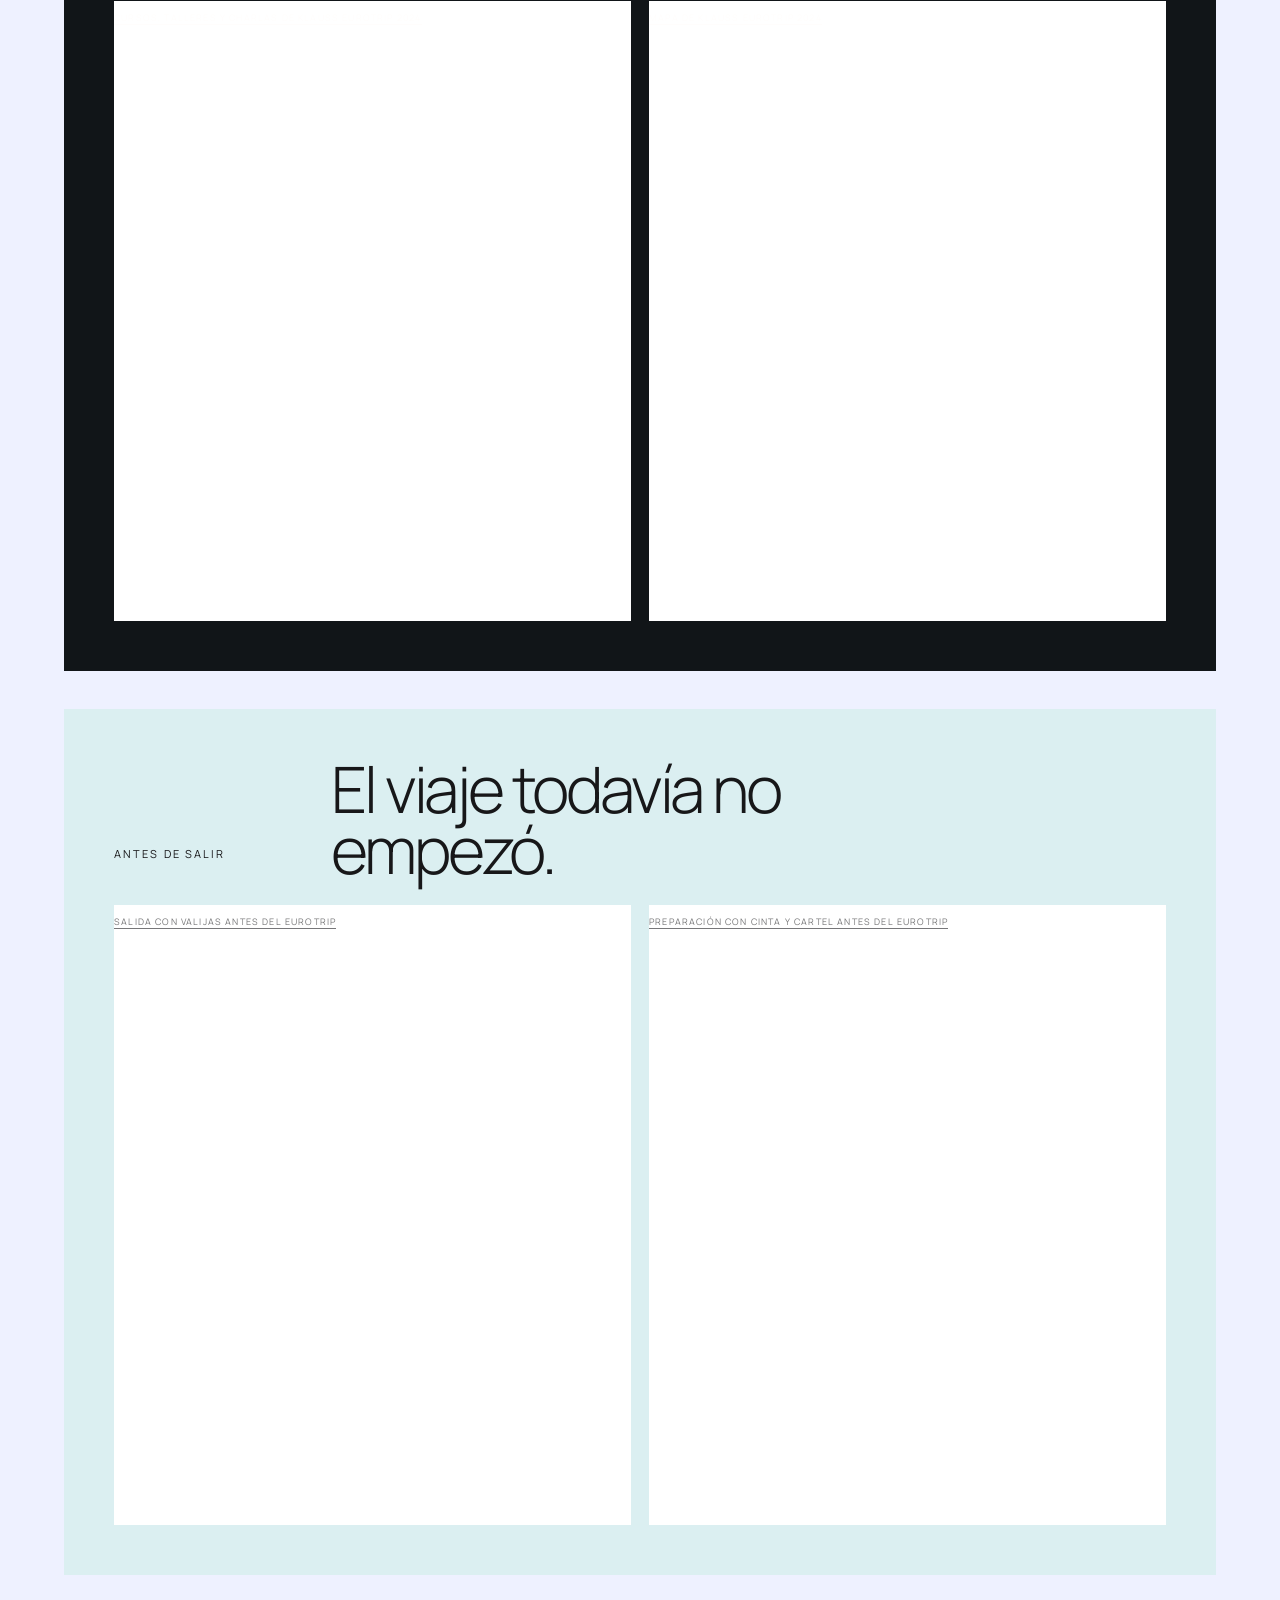
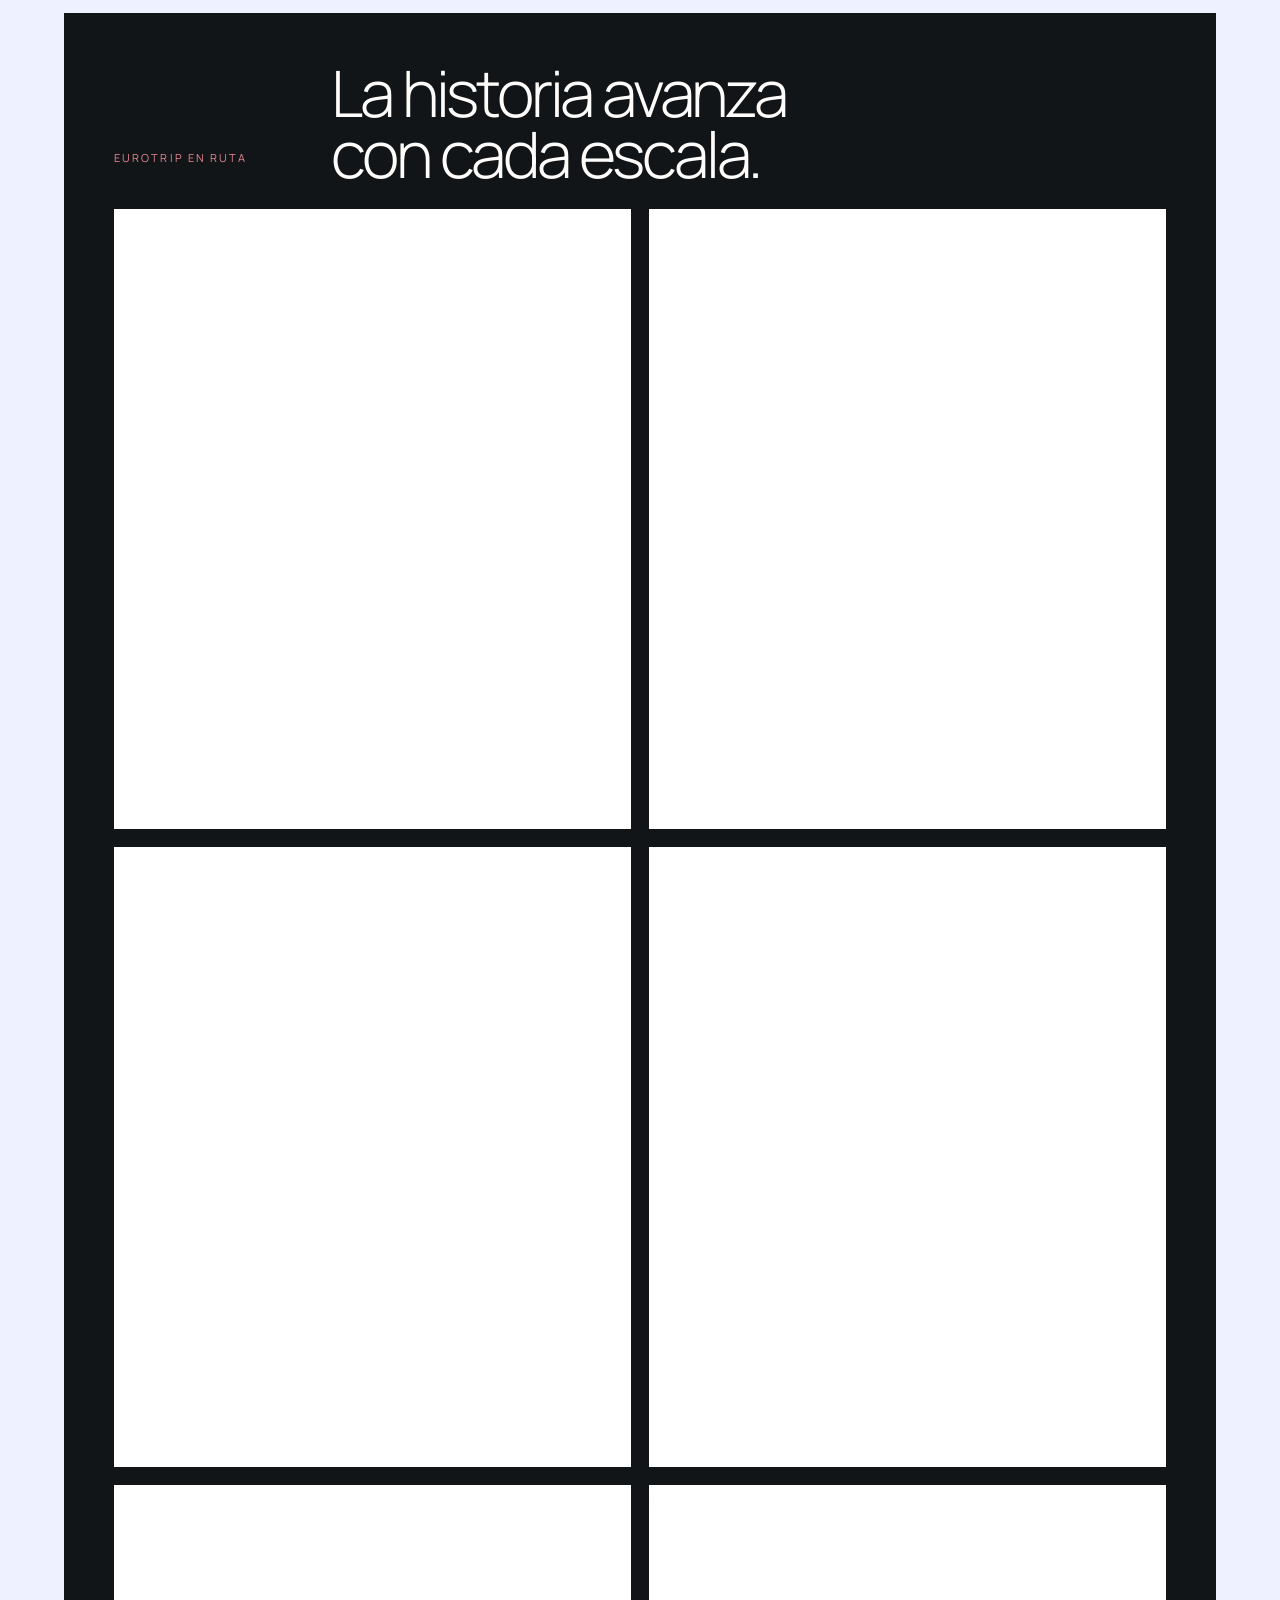
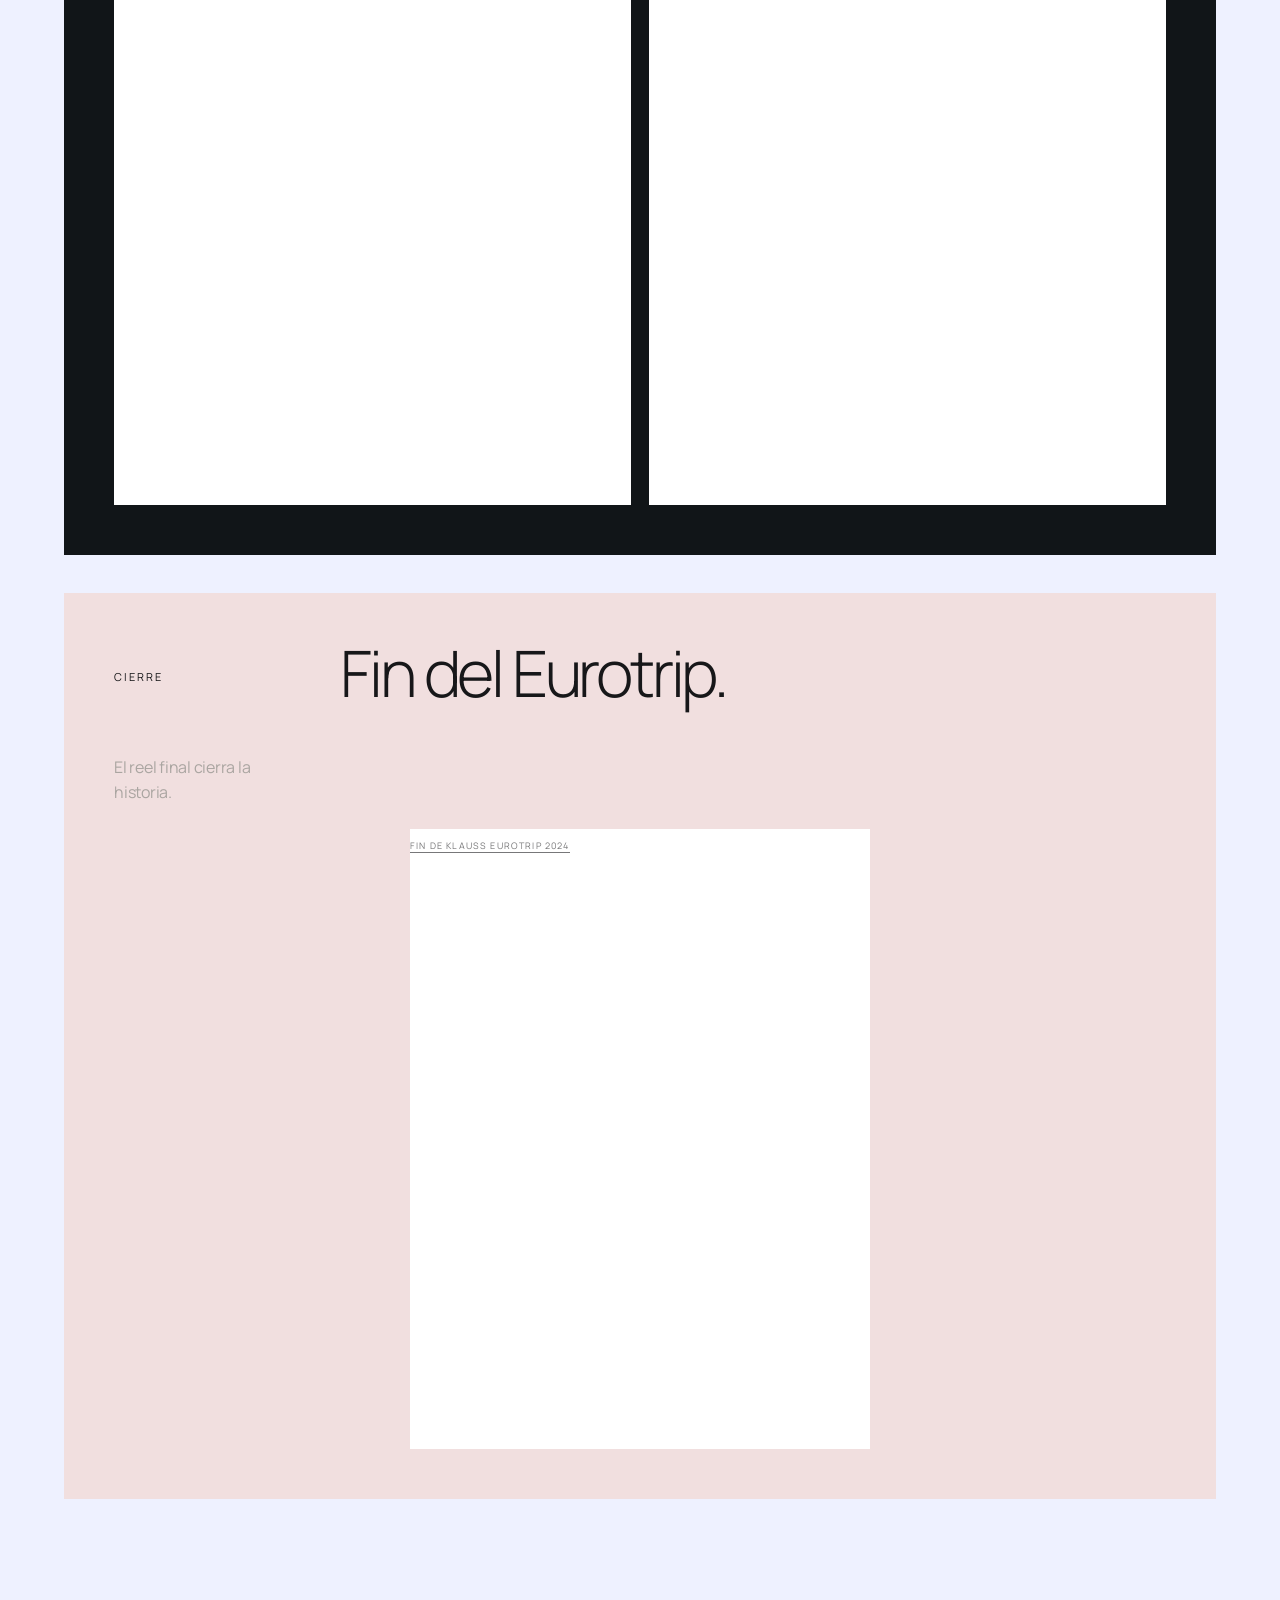
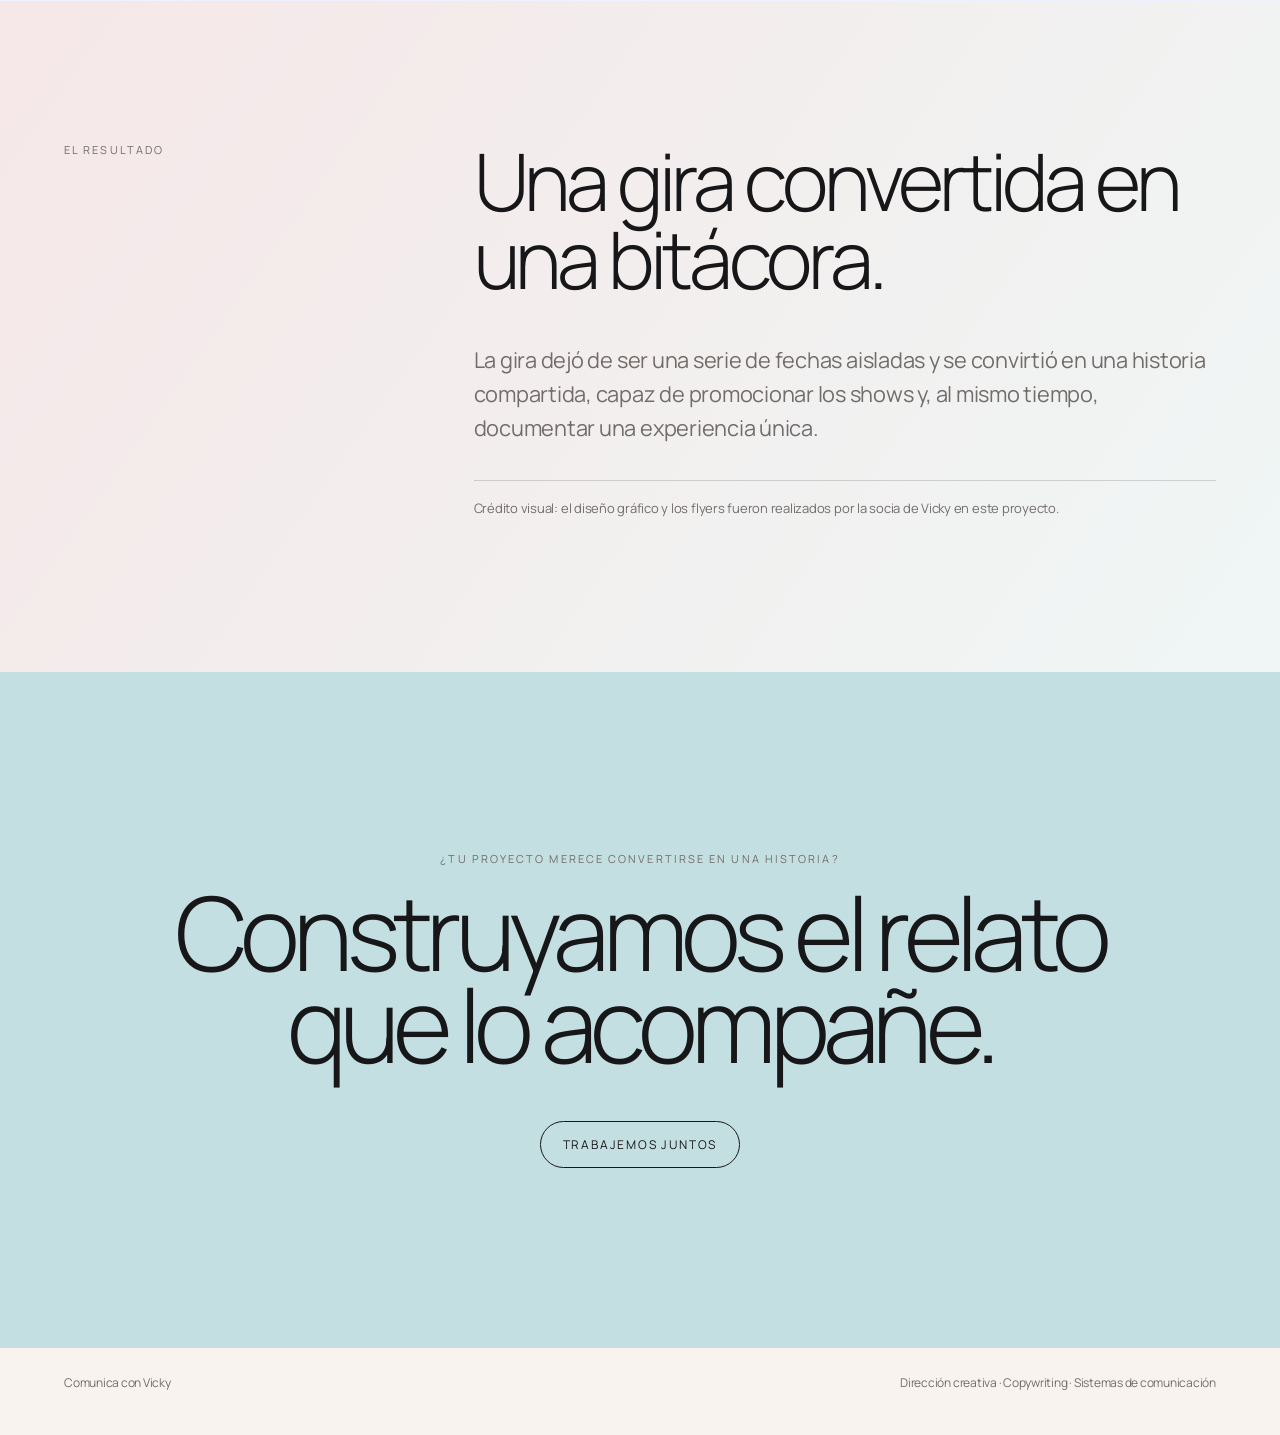
<file: public/portfolio/klaus-euro-trip-2024.html>
<!doctype html>
<html lang="es">
<head>
  <meta charset="utf-8">
  <meta name="viewport" content="width=device-width,initial-scale=1">
  <meta name="description" content="Klauss Euro Trip 2024: storytelling, guion y edición de reels para convertir una gira europea en una bitácora audiovisual.">
  <title>Klauss Euro Trip 2024 — Comunica con Vicky</title>
  <link rel="stylesheet" href="styles.css">
</head>
<body class="case-page klaus-page">
  <header class="nav">
    <div class="nav__inner shell">
      <a class="wordmark" href="index.html">Comunica con Vicky</a>
      <nav class="nav__links" aria-label="Navegación principal">
        <a href="index.html#casos">Casos</a>
        <a href="index.html#sobre-mi">Sobre mí</a>
        <a class="nav-cta" href="index.html#contacto">Trabajemos juntos</a>
      </nav>
    </div>
  </header>

  <main>
    <section class="case-hero">
      <div class="shell case-hero__grid">
        <div>
          <p class="kicker">Música · Gira europea · 2024</p>
          <h1>Klauss Euro Trip 2024</h1>
        </div>
        <div class="case-hero__summary">
          <p>Una narrativa audiovisual para promover los shows y registrar una gira europea vivida entre música, trabajo y familia.</p>
          <div class="case-meta">
            <span><b>Mi rol</b> Storytelling, guion y edición de reels</span>
            <span><b>Alcance</b> Narrativa de gira y contenido para redes</span>
          </div>
        </div>
      </div>
    </section>

    <section class="case-section">
      <div class="shell case-two-col">
        <p class="kicker">El desafío</p>
        <div class="case-prose">
          <h2>Una gira es mucho más que una lista de fechas.</h2>
          <p>Klauss se iba de gira por Europa y necesitaba comunicar sus fechas, pero también aprovechar el viaje como una oportunidad para construir una historia alrededor de la banda y llegar a nuevas audiencias.</p>
        </div>
      </div>
    </section>

    <section class="case-section case-section--soft">
      <div class="shell case-two-col">
        <p class="kicker">La idea</p>
        <div class="case-prose">
          <h2>Convertir la gira en una bitácora.</h2>
          <p>No contar solamente una sucesión de shows, sino transformar el recorrido en una bitácora audiovisual: tres músicos viajando con sus familias, trabajando, tocando y atravesando distintas ciudades de Europa.</p>
        </div>
      </div>
    </section>

    <section class="klaus-story" aria-labelledby="klaus-story-title">
      <div class="shell">
        <header class="klaus-story__head">
          <p class="kicker">La ejecución</p>
          <h2 id="klaus-story-title">Una historia que avanza<br>reel a reel.</h2>
          <p>Desarrollamos el storytelling de la gira, los guiones y la edición de reels, combinando material del viaje, shows, ciudades, trayectos y vida cotidiana para darle continuidad narrativa al contenido. Así se ve, desde el anuncio hasta el regreso.</p>
        </header>

        <div class="klaus-story__grid">
          <section class="klaus-continuation" aria-labelledby="klaus-announcement-title">
            <header>
              <p class="kicker">Anuncio</p>
              <h3 id="klaus-announcement-title">La gira empieza antes de salir.</h3>
            </header>
            <div class="klaus-continuation__grid klaus-continuation__grid--two">
              <article class="klaus-reel-card">
                <div class="klaus-reel"><blockquote class="instagram-media" data-instgrm-permalink="https://www.instagram.com/p/C_guK7MPqzW/" data-instgrm-version="14"><a href="https://www.instagram.com/p/C_guK7MPqzW/">Presentación de Klauss Eurotrip 2024</a></blockquote></div>
              </article>
              <article class="klaus-reel-card">
                <div class="klaus-reel"><blockquote class="instagram-media" data-instgrm-permalink="https://www.instagram.com/p/C_lR38Lxa_k/" data-instgrm-version="14"><a href="https://www.instagram.com/p/C_lR38Lxa_k/">Klauss Eurotrip 2024 con la valija</a></blockquote></div>
              </article>
              <article class="klaus-reel-card">
                <div class="klaus-reel"><blockquote class="instagram-media" data-instgrm-permalink="https://www.instagram.com/p/C_thQWyx6wu/" data-instgrm-version="14"><a href="https://www.instagram.com/p/C_thQWyx6wu/">Cursos, talleres y charlas de Klauss Eurotrip 2024</a></blockquote></div>
              </article>
              <article class="klaus-reel-card">
                <div class="klaus-reel"><blockquote class="instagram-media" data-instgrm-permalink="https://www.instagram.com/p/C_tD9Cyxkxa/?img_index=1" data-instgrm-version="14"><a href="https://www.instagram.com/p/C_tD9Cyxkxa/?img_index=1">Mapa de Klauss Eurotrip 2024</a></blockquote></div>
              </article>
            </div>
          </section>

          <section class="klaus-continuation klaus-continuation--stages" aria-labelledby="klaus-before-title">
            <header>
              <p class="kicker">Antes de salir</p>
              <h3 id="klaus-before-title">El viaje todavía no empezó.</h3>
            </header>
            <div class="klaus-continuation__grid klaus-continuation__grid--two">
              <article class="klaus-reel-card">
                <div class="klaus-reel"><blockquote class="instagram-media" data-instgrm-permalink="https://www.instagram.com/p/C_yUJBLv4q4/" data-instgrm-version="14"><a href="https://www.instagram.com/p/C_yUJBLv4q4/">Salida con valijas antes del Eurotrip</a></blockquote></div>
              </article>
              <article class="klaus-reel-card">
                <div class="klaus-reel"><blockquote class="instagram-media" data-instgrm-permalink="https://www.instagram.com/p/C_1keG3P9Pf/" data-instgrm-version="14"><a href="https://www.instagram.com/p/C_1keG3P9Pf/">Preparación con cinta y cartel antes del Eurotrip</a></blockquote></div>
              </article>
            </div>
          </section>

          <section class="klaus-continuation" aria-labelledby="klaus-road-title">
            <header>
              <p class="kicker">Eurotrip en ruta</p>
              <h3 id="klaus-road-title">La historia avanza con cada escala.</h3>
            </header>
            <div class="klaus-continuation__grid klaus-continuation__grid--two">
              <article class="klaus-reel-card">
                <div class="klaus-reel"><blockquote class="instagram-media" data-instgrm-permalink="https://www.instagram.com/p/C__3mJBvNGA/" data-instgrm-version="14"><a href="https://www.instagram.com/p/C__3mJBvNGA/">Llegada a Barcelona durante Klauss Eurotrip 2024</a></blockquote></div>
              </article>
              <article class="klaus-reel-card">
                <div class="klaus-reel"><blockquote class="instagram-media" data-instgrm-permalink="https://www.instagram.com/p/DAUX1-0P8i-/" data-instgrm-version="14"><a href="https://www.instagram.com/p/DAUX1-0P8i-/">Ibiza y motorhome durante Klauss Eurotrip 2024</a></blockquote></div>
              </article>
              <article class="klaus-reel-card">
                <div class="klaus-reel"><blockquote class="instagram-media" data-instgrm-permalink="https://www.instagram.com/p/DAHvjhhxfHe/" data-instgrm-version="14"><a href="https://www.instagram.com/p/DAHvjhhxfHe/">Primer curso y primer concierto del Eurotrip</a></blockquote></div>
              </article>
              <article class="klaus-reel-card">
                <div class="klaus-reel"><blockquote class="instagram-media" data-instgrm-permalink="https://www.instagram.com/p/DAW2rXSPxpd/?img_index=1" data-instgrm-version="14"><a href="https://www.instagram.com/p/DAW2rXSPxpd/?img_index=1">Fechas y actividades durante Klauss Eurotrip 2024</a></blockquote></div>
              </article>
              <article class="klaus-reel-card">
                <div class="klaus-reel"><blockquote class="instagram-media" data-instgrm-permalink="https://www.instagram.com/p/DApWhwOxHnZ/" data-instgrm-version="14"><a href="https://www.instagram.com/p/DApWhwOxHnZ/">Helsinki como escala de Klauss Eurotrip 2024</a></blockquote></div>
              </article>
              <article class="klaus-reel-card">
                <div class="klaus-reel"><blockquote class="instagram-media" data-instgrm-permalink="https://www.instagram.com/p/DA9MrKdvJEw/" data-instgrm-version="14"><a href="https://www.instagram.com/p/DA9MrKdvJEw/">Berlín como escala de Klauss Eurotrip 2024</a></blockquote></div>
              </article>
            </div>
          </section>

          <section class="klaus-continuation klaus-continuation--return" aria-labelledby="klaus-finish-title">
            <header>
              <p class="kicker">Cierre</p>
              <h3 id="klaus-finish-title">Fin del Eurotrip.</h3>
              <p>El reel final cierra la historia.</p>
            </header>
            <div class="klaus-continuation__grid klaus-continuation__grid--single">
              <article class="klaus-reel-card">
                <div class="klaus-reel"><blockquote class="instagram-media" data-instgrm-permalink="https://www.instagram.com/p/DCVCcpQRNRM/" data-instgrm-version="14"><a href="https://www.instagram.com/p/DCVCcpQRNRM/">Fin de Klauss Eurotrip 2024</a></blockquote></div>
              </article>
            </div>
          </section>
        </div>
      </div>
    </section>

    <section class="case-section case-section--soft">
      <div class="shell case-two-col">
        <p class="kicker">El resultado</p>
        <div class="case-prose">
          <h2>Una gira convertida en una bitácora.</h2>
          <p>La gira dejó de ser una serie de fechas aisladas y se convirtió en una historia compartida, capaz de promocionar los shows y, al mismo tiempo, documentar una experiencia única.</p>
          <p class="klaus-credit">Crédito visual: el diseño gráfico y los flyers fueron realizados por la socia de Vicky en este proyecto.</p>
        </div>
      </div>
    </section>

    <section class="case-next">
      <div class="shell">
        <p class="kicker">¿Tu proyecto merece convertirse en una historia?</p>
        <h2>Construyamos el relato que lo acompañe.</h2>
        <a class="button button--dark" href="index.html#contacto">Trabajemos juntos</a>
      </div>
    </section>
  </main>

  <footer class="footer"><div class="shell footer__inner"><span>Comunica con Vicky</span><span>Dirección creativa · Copywriting · Sistemas de comunicación</span></div></footer>
  <script async src="https://www.instagram.com/embed.js"></script>
  <script src="app.js"></script>
</body>
</html>
</file>
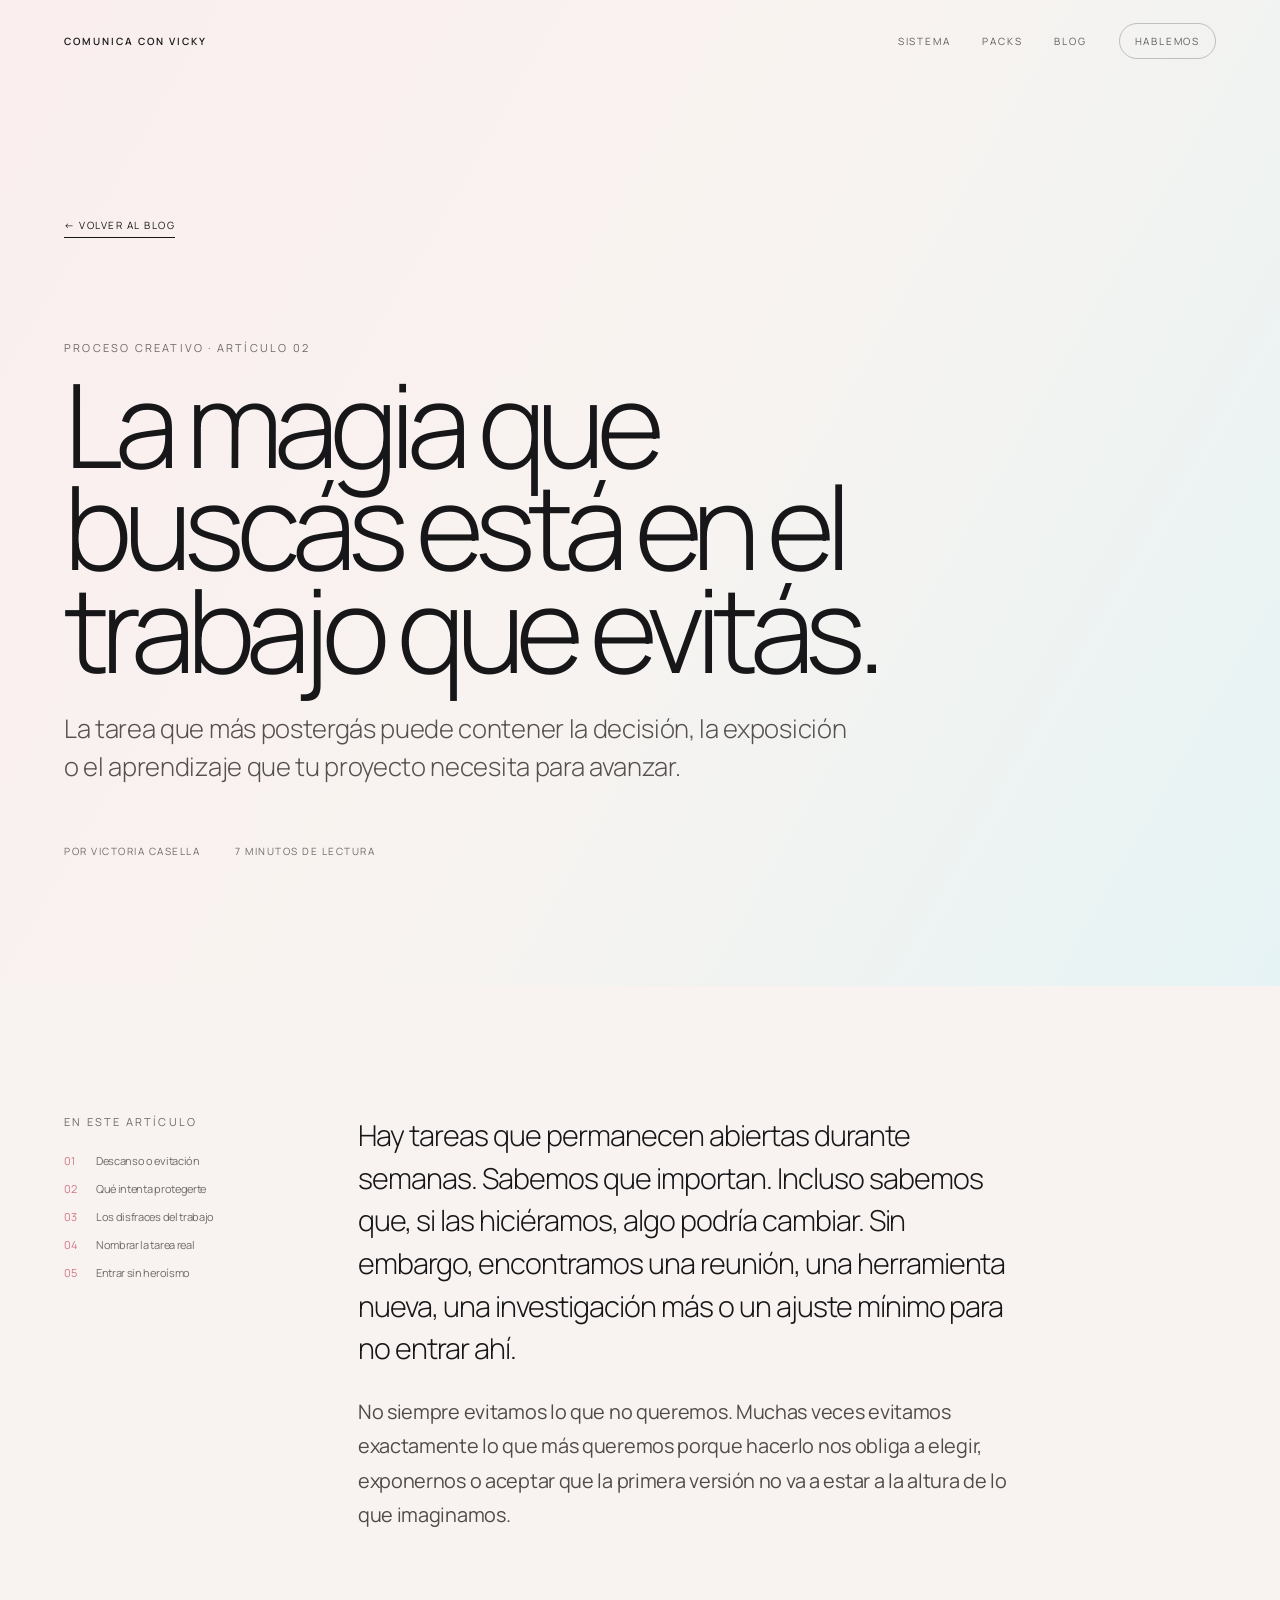
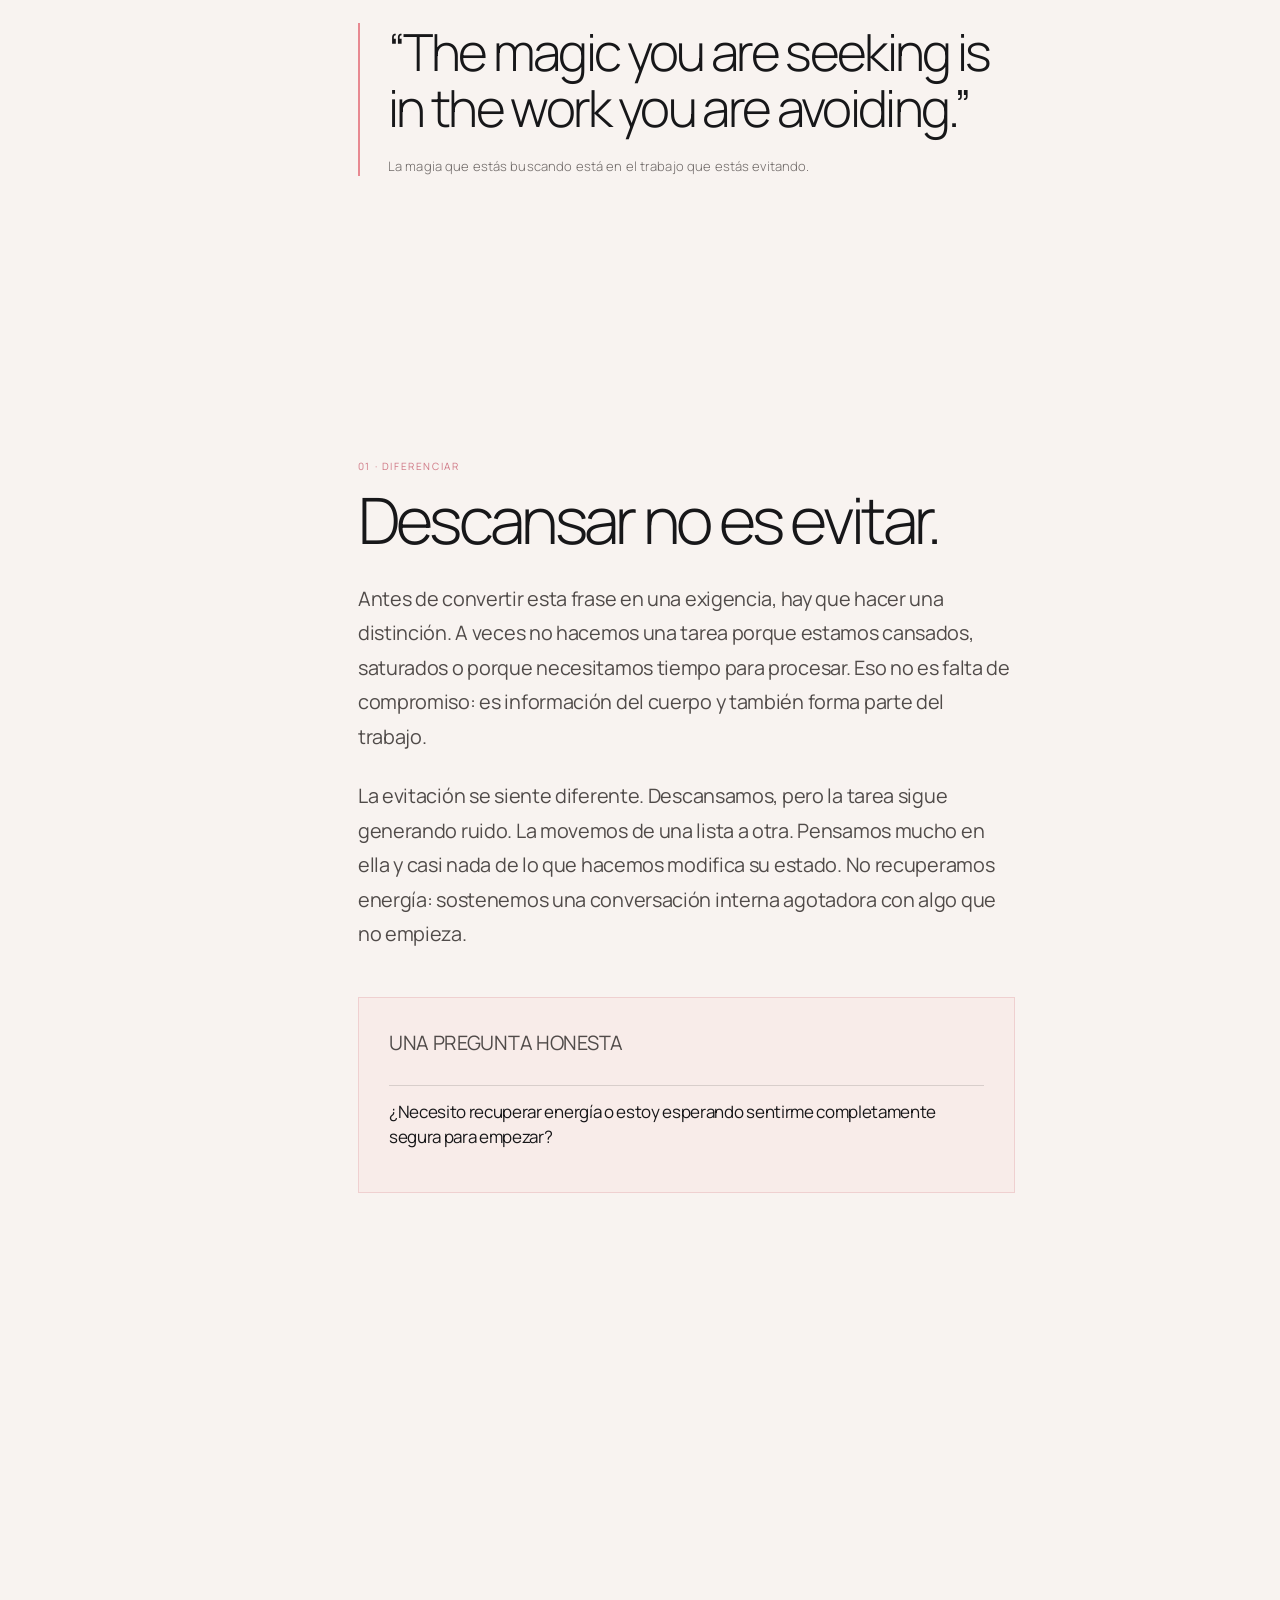
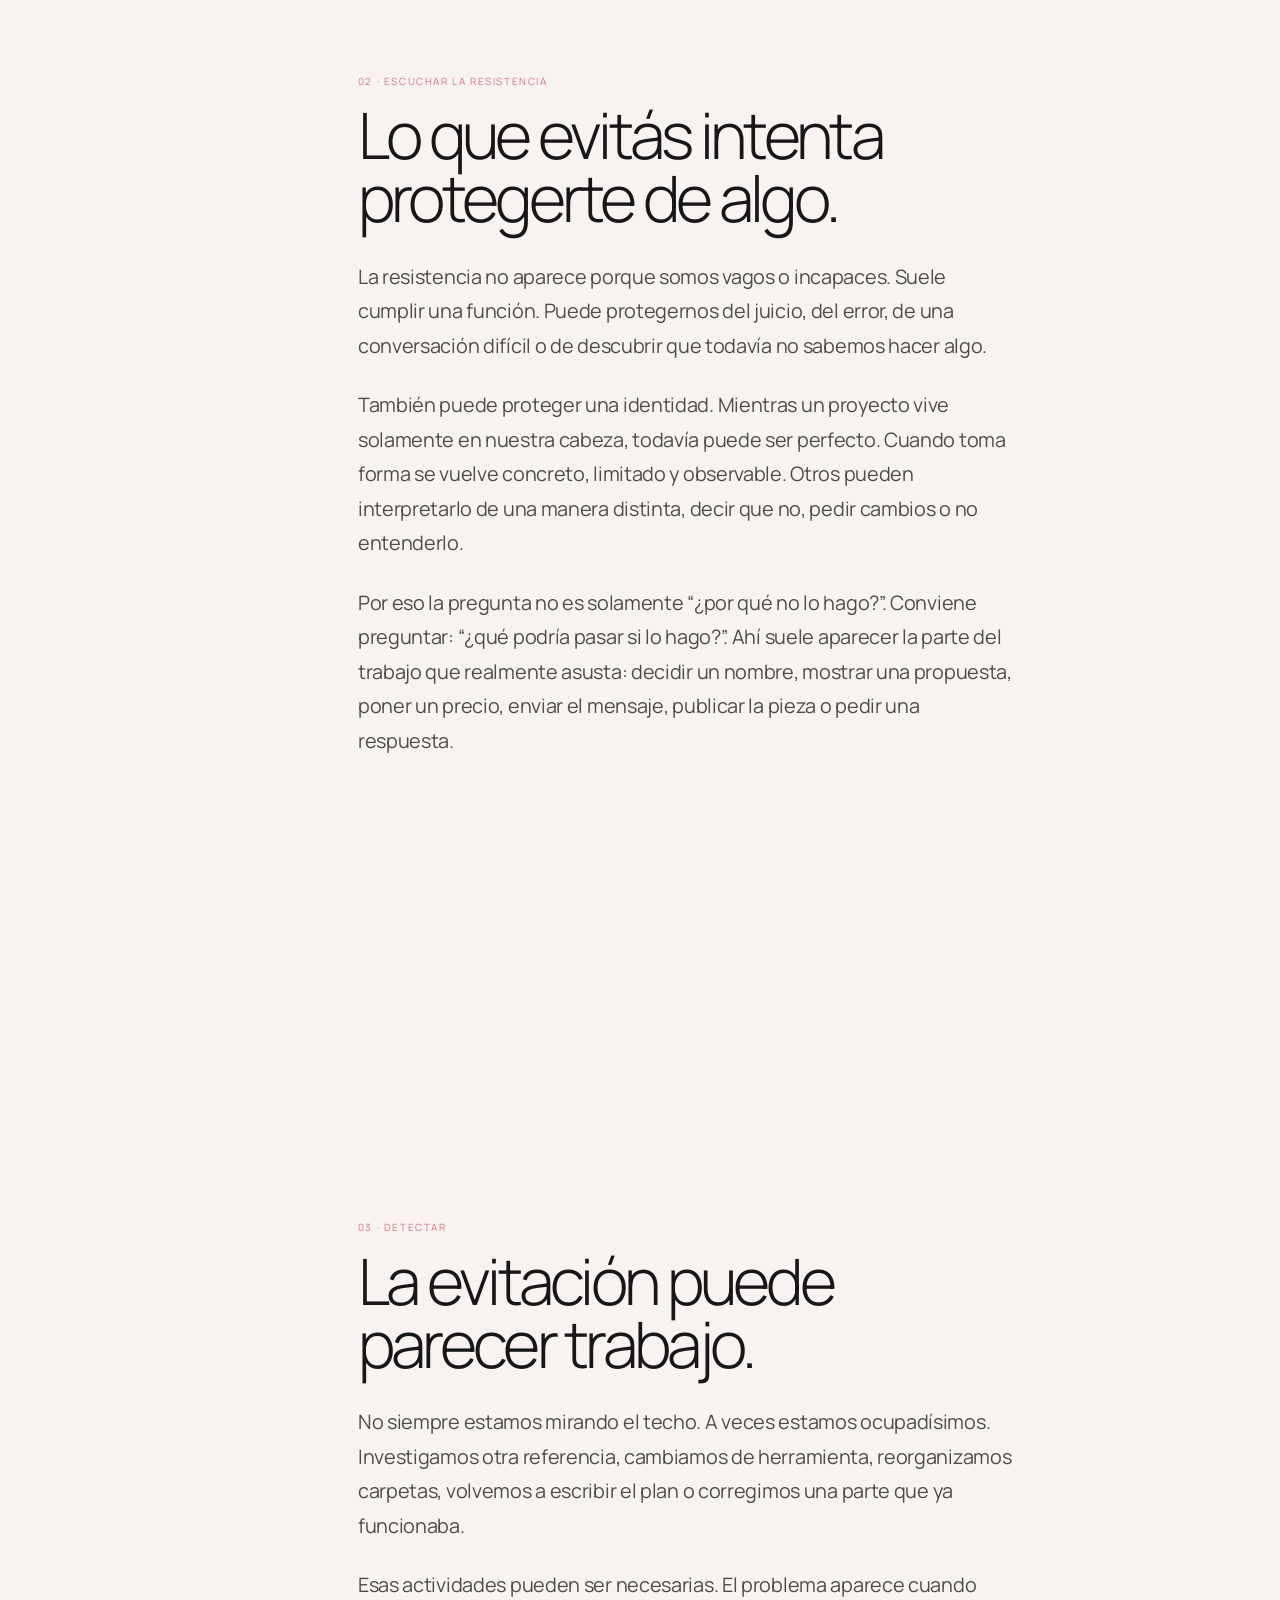
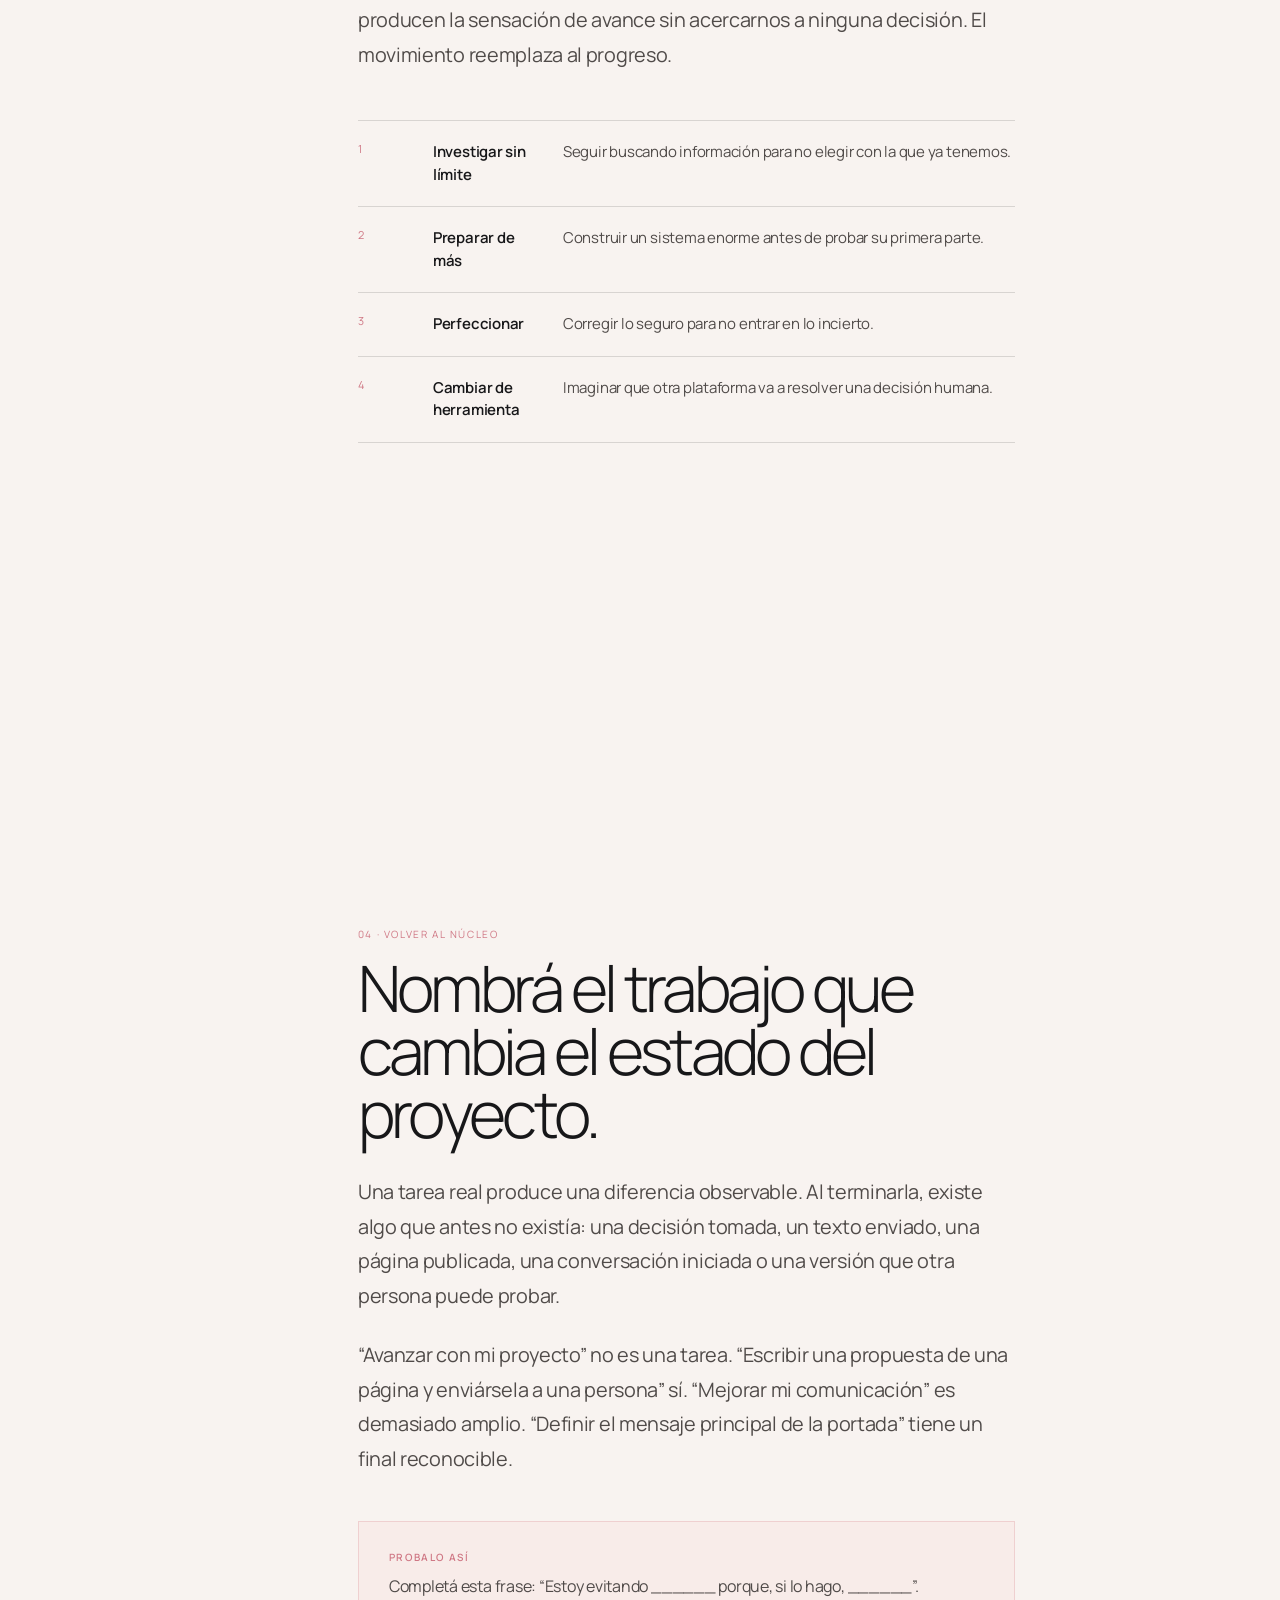
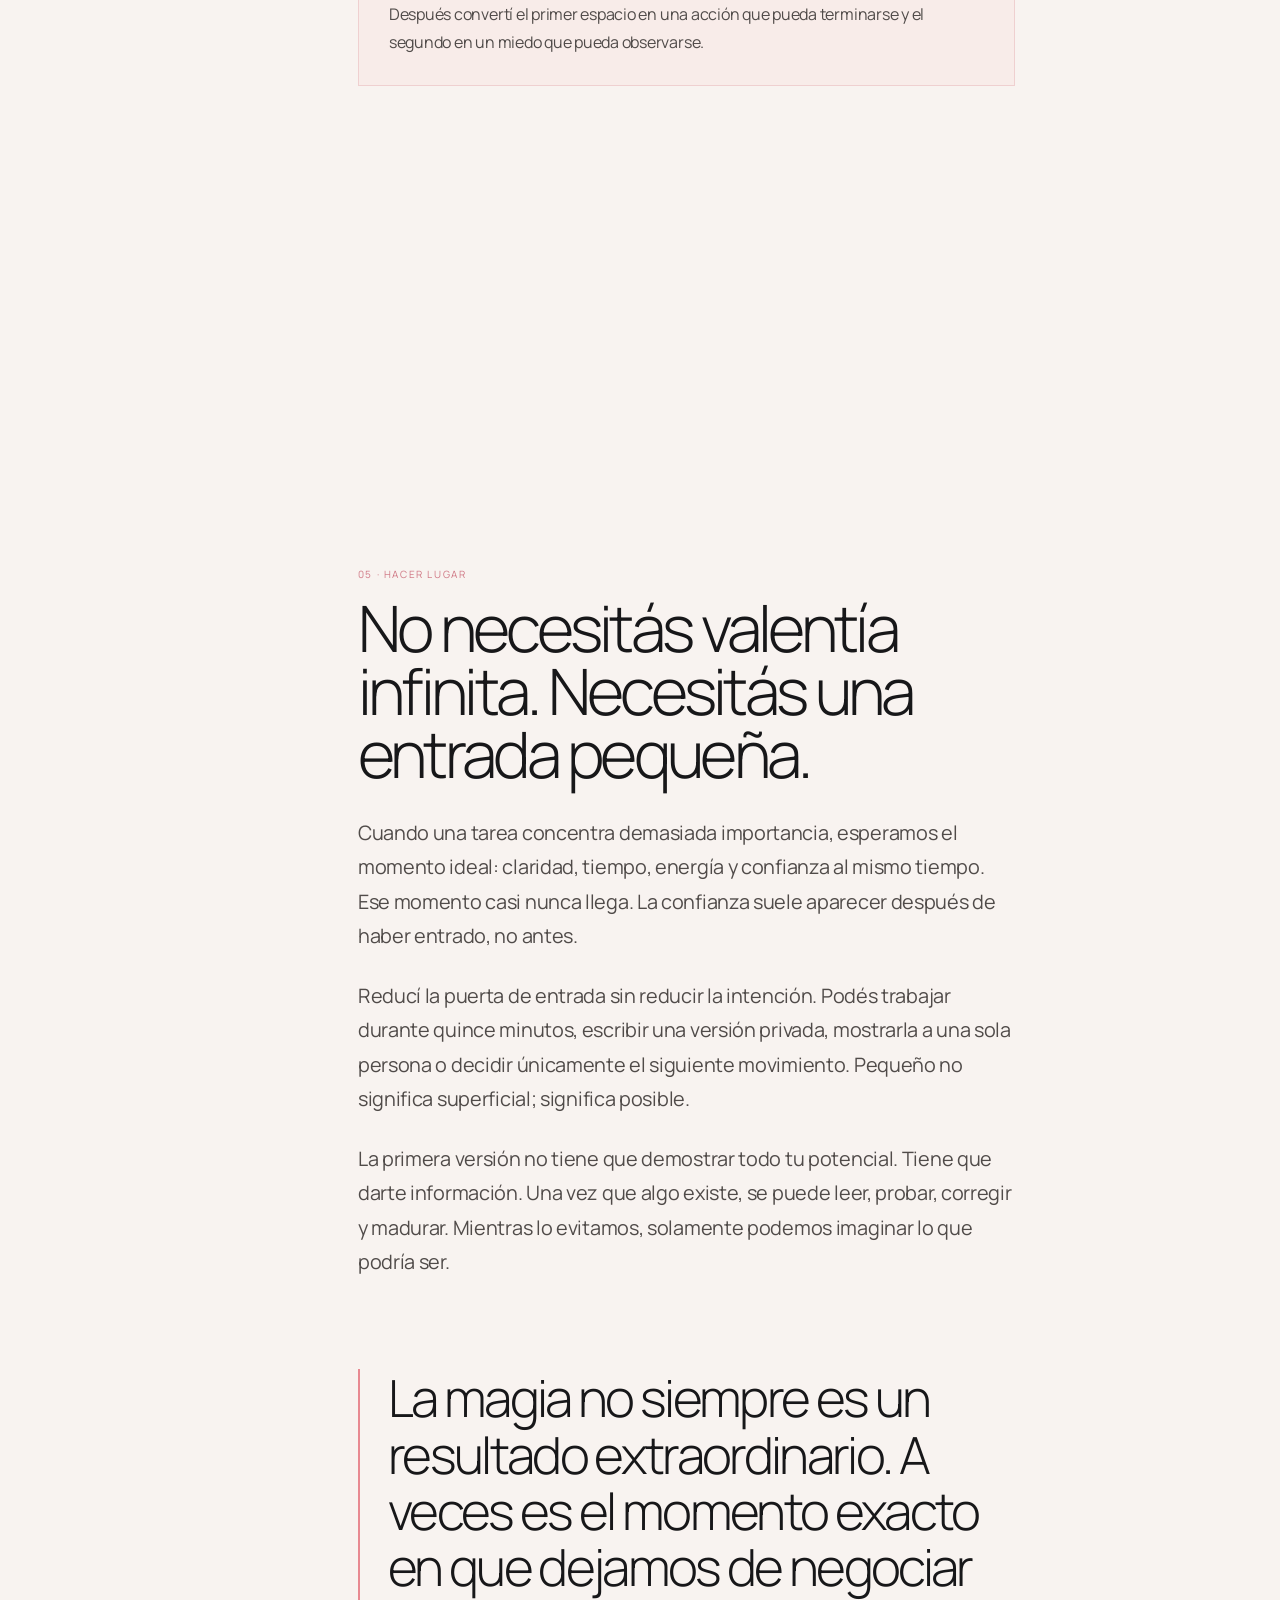
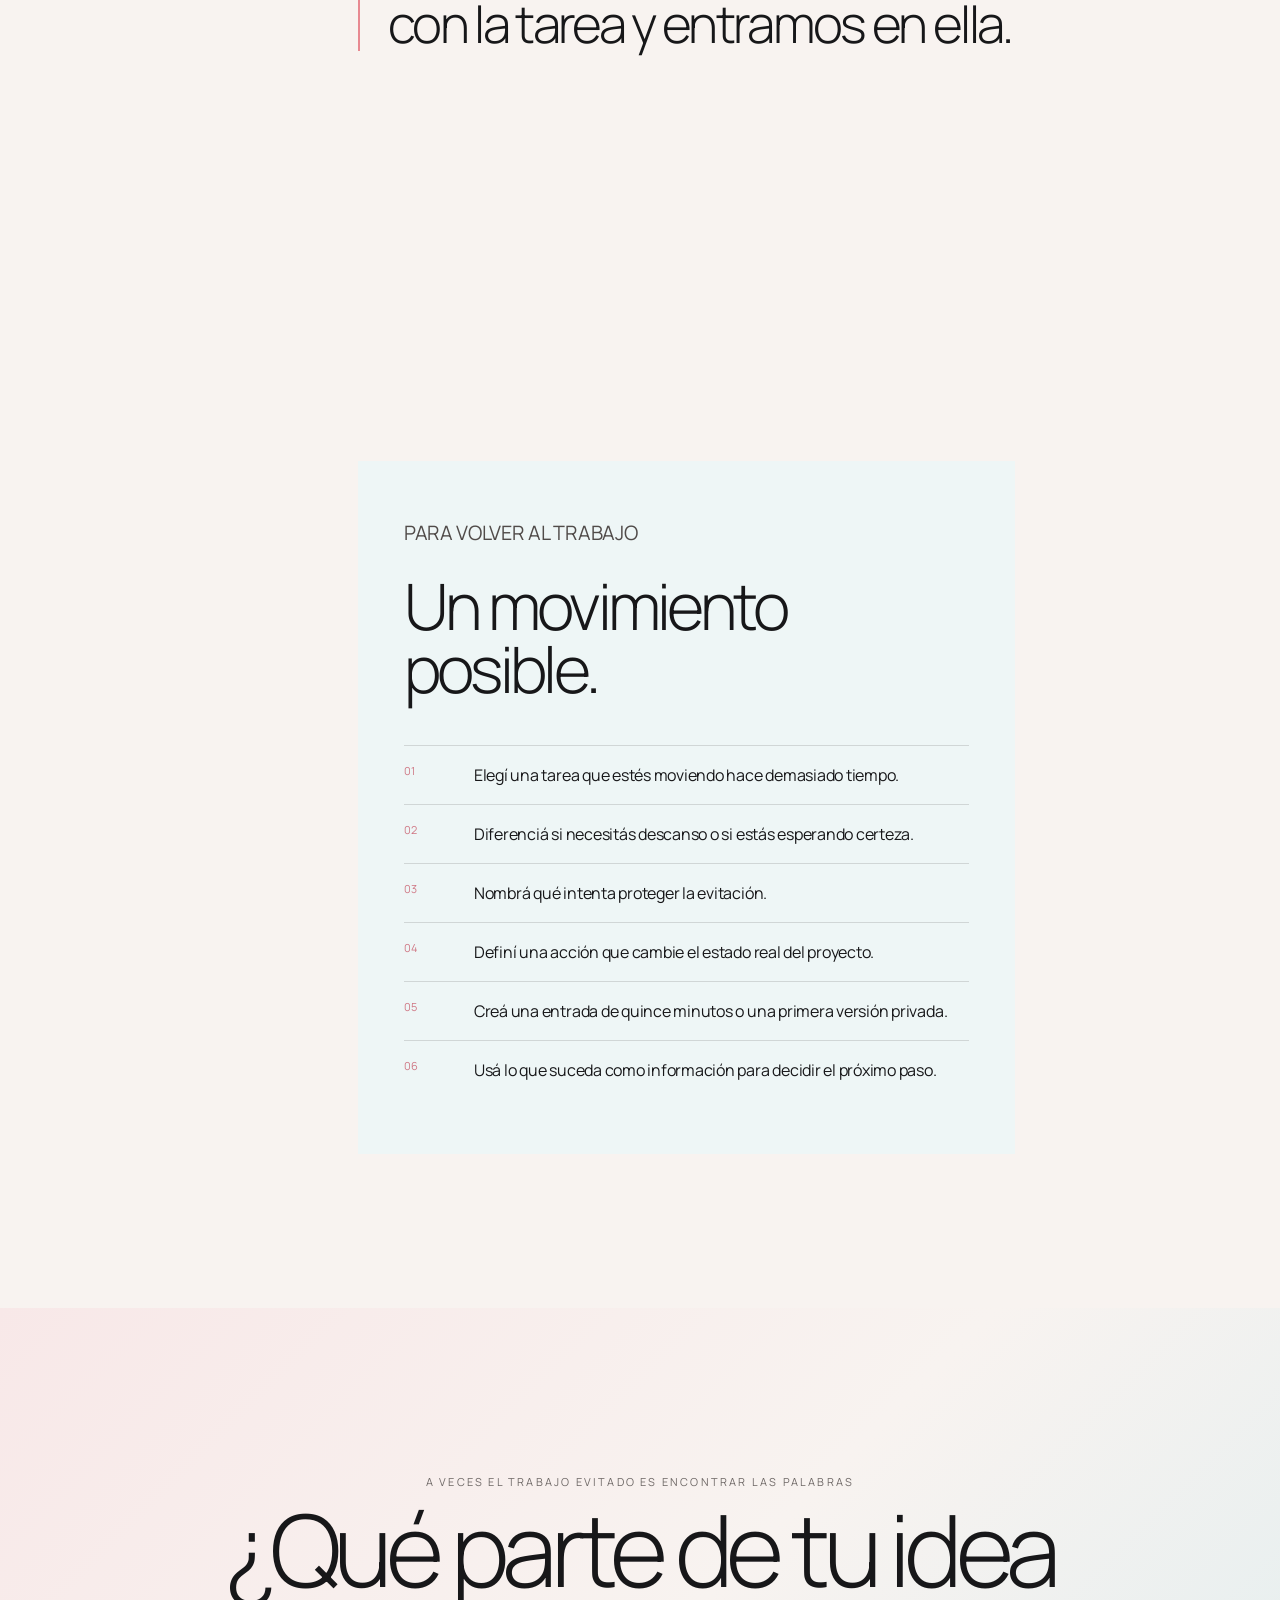
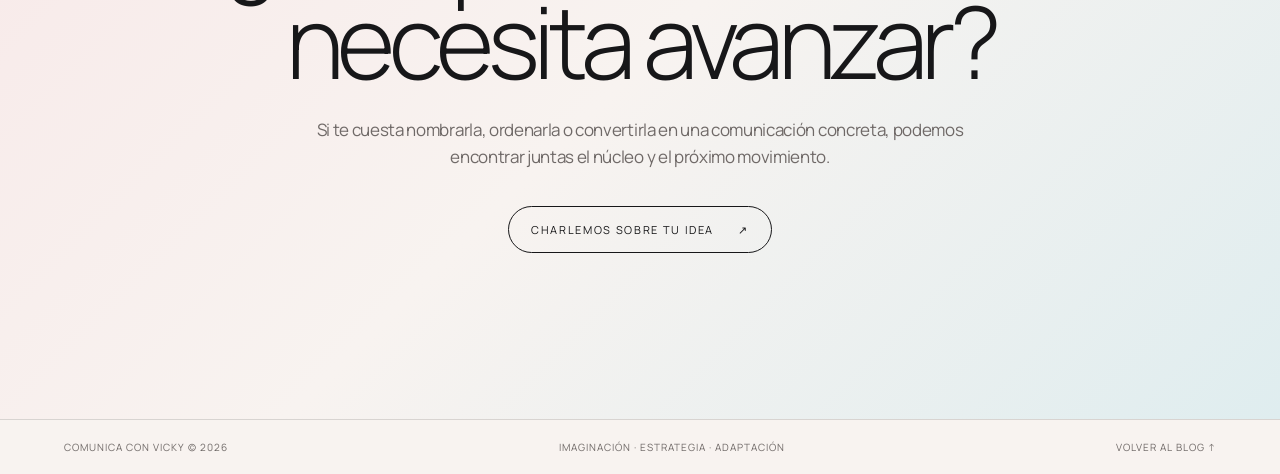
<file: public/portfolio/la-magia-esta-en-el-trabajo-que-evitas.html>
<!doctype html>
<html lang="es">
<head>
  <meta charset="utf-8">
  <meta name="viewport" content="width=device-width,initial-scale=1">
  <meta name="description" content="Una reflexión de Victoria Casella sobre el trabajo que evitamos, la incomodidad creativa y cómo volver a la acción sin esperar motivación ni perfección.">
  <meta name="theme-color" content="#f8f3f0">
  <title>La magia que buscás está en el trabajo que evitás — Comunica con Vicky</title>
  <link rel="stylesheet" href="styles.css?v=20260824b">
  <link rel="stylesheet" href="home.css?v=20260825r">
</head>
<body class="home-page article-page">
  <header class="home-nav is-scrolled" aria-label="Cabecera">
    <a class="home-nav__brand" href="index.html">Comunica con Vicky</a>
    <nav class="home-nav__links" aria-label="Navegación principal">
      <a href="index.html#sistema">Sistema</a>
      <a href="index.html#packs">Packs</a>
      <a href="blog.html">Blog</a>
      <a class="home-nav__cta" href="index.html#contacto">Hablemos</a>
    </nav>
  </header>

  <main>
    <article>
      <header class="article-hero">
        <div class="home-shell article-hero__inner">
          <a class="article-back" href="blog.html">← Volver al blog</a>
          <p class="home-kicker">Proceso creativo · Artículo 02</p>
          <h1>La magia que buscás está en el trabajo que evitás.</h1>
          <p class="article-hero__lead">La tarea que más postergás puede contener la decisión, la exposición o el aprendizaje que tu proyecto necesita para avanzar.</p>
          <div class="article-hero__meta"><span>Por Victoria Casella</span><span>7 minutos de lectura</span></div>
        </div>
      </header>

      <div class="article-layout home-shell">
        <aside class="article-index" aria-label="En este artículo">
          <p class="home-kicker">En este artículo</p>
          <ol>
            <li><a href="#descanso">Descanso o evitación</a></li>
            <li><a href="#protege">Qué intenta protegerte</a></li>
            <li><a href="#disfraces">Los disfraces del trabajo</a></li>
            <li><a href="#tarea">Nombrar la tarea real</a></li>
            <li><a href="#entrar">Entrar sin heroísmo</a></li>
          </ol>
        </aside>

        <div class="article-body">
          <p class="article-opening">Hay tareas que permanecen abiertas durante semanas. Sabemos que importan. Incluso sabemos que, si las hiciéramos, algo podría cambiar. Sin embargo, encontramos una reunión, una herramienta nueva, una investigación más o un ajuste mínimo para no entrar ahí.</p>
          <p>No siempre evitamos lo que no queremos. Muchas veces evitamos exactamente lo que más queremos porque hacerlo nos obliga a elegir, exponernos o aceptar que la primera versión no va a estar a la altura de lo que imaginamos.</p>

          <blockquote lang="en">“The magic you are seeking is in the work you are avoiding.”<small>La magia que estás buscando está en el trabajo que estás evitando.</small></blockquote>

          <section id="descanso">
            <p class="article-step">01 · Diferenciar</p>
            <h2>Descansar no es evitar.</h2>
            <p>Antes de convertir esta frase en una exigencia, hay que hacer una distinción. A veces no hacemos una tarea porque estamos cansados, saturados o porque necesitamos tiempo para procesar. Eso no es falta de compromiso: es información del cuerpo y también forma parte del trabajo.</p>
            <p>La evitación se siente diferente. Descansamos, pero la tarea sigue generando ruido. La movemos de una lista a otra. Pensamos mucho en ella y casi nada de lo que hacemos modifica su estado. No recuperamos energía: sostenemos una conversación interna agotadora con algo que no empieza.</p>
            <div class="article-question">
              <p class="home-kicker">Una pregunta honesta</p>
              <ul><li>¿Necesito recuperar energía o estoy esperando sentirme completamente segura para empezar?</li></ul>
            </div>
          </section>

          <section id="protege">
            <p class="article-step">02 · Escuchar la resistencia</p>
            <h2>Lo que evitás intenta protegerte de algo.</h2>
            <p>La resistencia no aparece porque somos vagos o incapaces. Suele cumplir una función. Puede protegernos del juicio, del error, de una conversación difícil o de descubrir que todavía no sabemos hacer algo.</p>
            <p>También puede proteger una identidad. Mientras un proyecto vive solamente en nuestra cabeza, todavía puede ser perfecto. Cuando toma forma se vuelve concreto, limitado y observable. Otros pueden interpretarlo de una manera distinta, decir que no, pedir cambios o no entenderlo.</p>
            <p>Por eso la pregunta no es solamente “¿por qué no lo hago?”. Conviene preguntar: “¿qué podría pasar si lo hago?”. Ahí suele aparecer la parte del trabajo que realmente asusta: decidir un nombre, mostrar una propuesta, poner un precio, enviar el mensaje, publicar la pieza o pedir una respuesta.</p>
          </section>

          <section id="disfraces">
            <p class="article-step">03 · Detectar</p>
            <h2>La evitación puede parecer trabajo.</h2>
            <p>No siempre estamos mirando el techo. A veces estamos ocupadísimos. Investigamos otra referencia, cambiamos de herramienta, reorganizamos carpetas, volvemos a escribir el plan o corregimos una parte que ya funcionaba.</p>
            <p>Esas actividades pueden ser necesarias. El problema aparece cuando producen la sensación de avance sin acercarnos a ninguna decisión. El movimiento reemplaza al progreso.</p>
            <div class="article-layers" aria-label="Formas frecuentes de evitar el trabajo importante">
              <div><span>1</span><p><b>Investigar sin límite</b>Seguir buscando información para no elegir con la que ya tenemos.</p></div>
              <div><span>2</span><p><b>Preparar de más</b>Construir un sistema enorme antes de probar su primera parte.</p></div>
              <div><span>3</span><p><b>Perfeccionar</b>Corregir lo seguro para no entrar en lo incierto.</p></div>
              <div><span>4</span><p><b>Cambiar de herramienta</b>Imaginar que otra plataforma va a resolver una decisión humana.</p></div>
            </div>
          </section>

          <section id="tarea">
            <p class="article-step">04 · Volver al núcleo</p>
            <h2>Nombrá el trabajo que cambia el estado del proyecto.</h2>
            <p>Una tarea real produce una diferencia observable. Al terminarla, existe algo que antes no existía: una decisión tomada, un texto enviado, una página publicada, una conversación iniciada o una versión que otra persona puede probar.</p>
            <p>“Avanzar con mi proyecto” no es una tarea. “Escribir una propuesta de una página y enviársela a una persona” sí. “Mejorar mi comunicación” es demasiado amplio. “Definir el mensaje principal de la portada” tiene un final reconocible.</p>
            <div class="article-practice"><b>Probalo así</b><p>Completá esta frase: “Estoy evitando ______ porque, si lo hago, ______”. Después convertí el primer espacio en una acción que pueda terminarse y el segundo en un miedo que pueda observarse.</p></div>
          </section>

          <section id="entrar">
            <p class="article-step">05 · Hacer lugar</p>
            <h2>No necesitás valentía infinita. Necesitás una entrada pequeña.</h2>
            <p>Cuando una tarea concentra demasiada importancia, esperamos el momento ideal: claridad, tiempo, energía y confianza al mismo tiempo. Ese momento casi nunca llega. La confianza suele aparecer después de haber entrado, no antes.</p>
            <p>Reducí la puerta de entrada sin reducir la intención. Podés trabajar durante quince minutos, escribir una versión privada, mostrarla a una sola persona o decidir únicamente el siguiente movimiento. Pequeño no significa superficial; significa posible.</p>
            <p>La primera versión no tiene que demostrar todo tu potencial. Tiene que darte información. Una vez que algo existe, se puede leer, probar, corregir y madurar. Mientras lo evitamos, solamente podemos imaginar lo que podría ser.</p>
            <blockquote>La magia no siempre es un resultado extraordinario. A veces es el momento exacto en que dejamos de negociar con la tarea y entramos en ella.</blockquote>
          </section>

          <section class="article-summary" aria-labelledby="summary-title">
            <p class="home-kicker">Para volver al trabajo</p>
            <h2 id="summary-title">Un movimiento posible.</h2>
            <ol>
              <li><span>01</span><p>Elegí una tarea que estés moviendo hace demasiado tiempo.</p></li>
              <li><span>02</span><p>Diferenciá si necesitás descanso o si estás esperando certeza.</p></li>
              <li><span>03</span><p>Nombrá qué intenta proteger la evitación.</p></li>
              <li><span>04</span><p>Definí una acción que cambie el estado real del proyecto.</p></li>
              <li><span>05</span><p>Creá una entrada de quince minutos o una primera versión privada.</p></li>
              <li><span>06</span><p>Usá lo que suceda como información para decidir el próximo paso.</p></li>
            </ol>
          </section>
        </div>
      </div>
    </article>

    <section class="article-cta" aria-labelledby="article-cta-title">
      <div class="home-shell article-cta__inner">
        <p class="home-kicker">A veces el trabajo evitado es encontrar las palabras</p>
        <h2 id="article-cta-title">¿Qué parte de tu idea necesita avanzar?</h2>
        <p>Si te cuesta nombrarla, ordenarla o convertirla en una comunicación concreta, podemos encontrar juntas el núcleo y el próximo movimiento.</p>
        <a class="home-button" href="mailto:comunicaconvicky@gmail.com?subject=Quiero%20avanzar%20con%20una%20idea">Charlemos sobre tu idea <span>↗</span></a>
      </div>
    </section>
  </main>

  <footer class="home-footer"><span>Comunica con Vicky © 2026</span><span>Imaginación · Estrategia · Adaptación</span><a href="blog.html">Volver al blog ↑</a></footer>
  <script src="home.js?v=20260825r"></script>
</body>
</html>
</file>
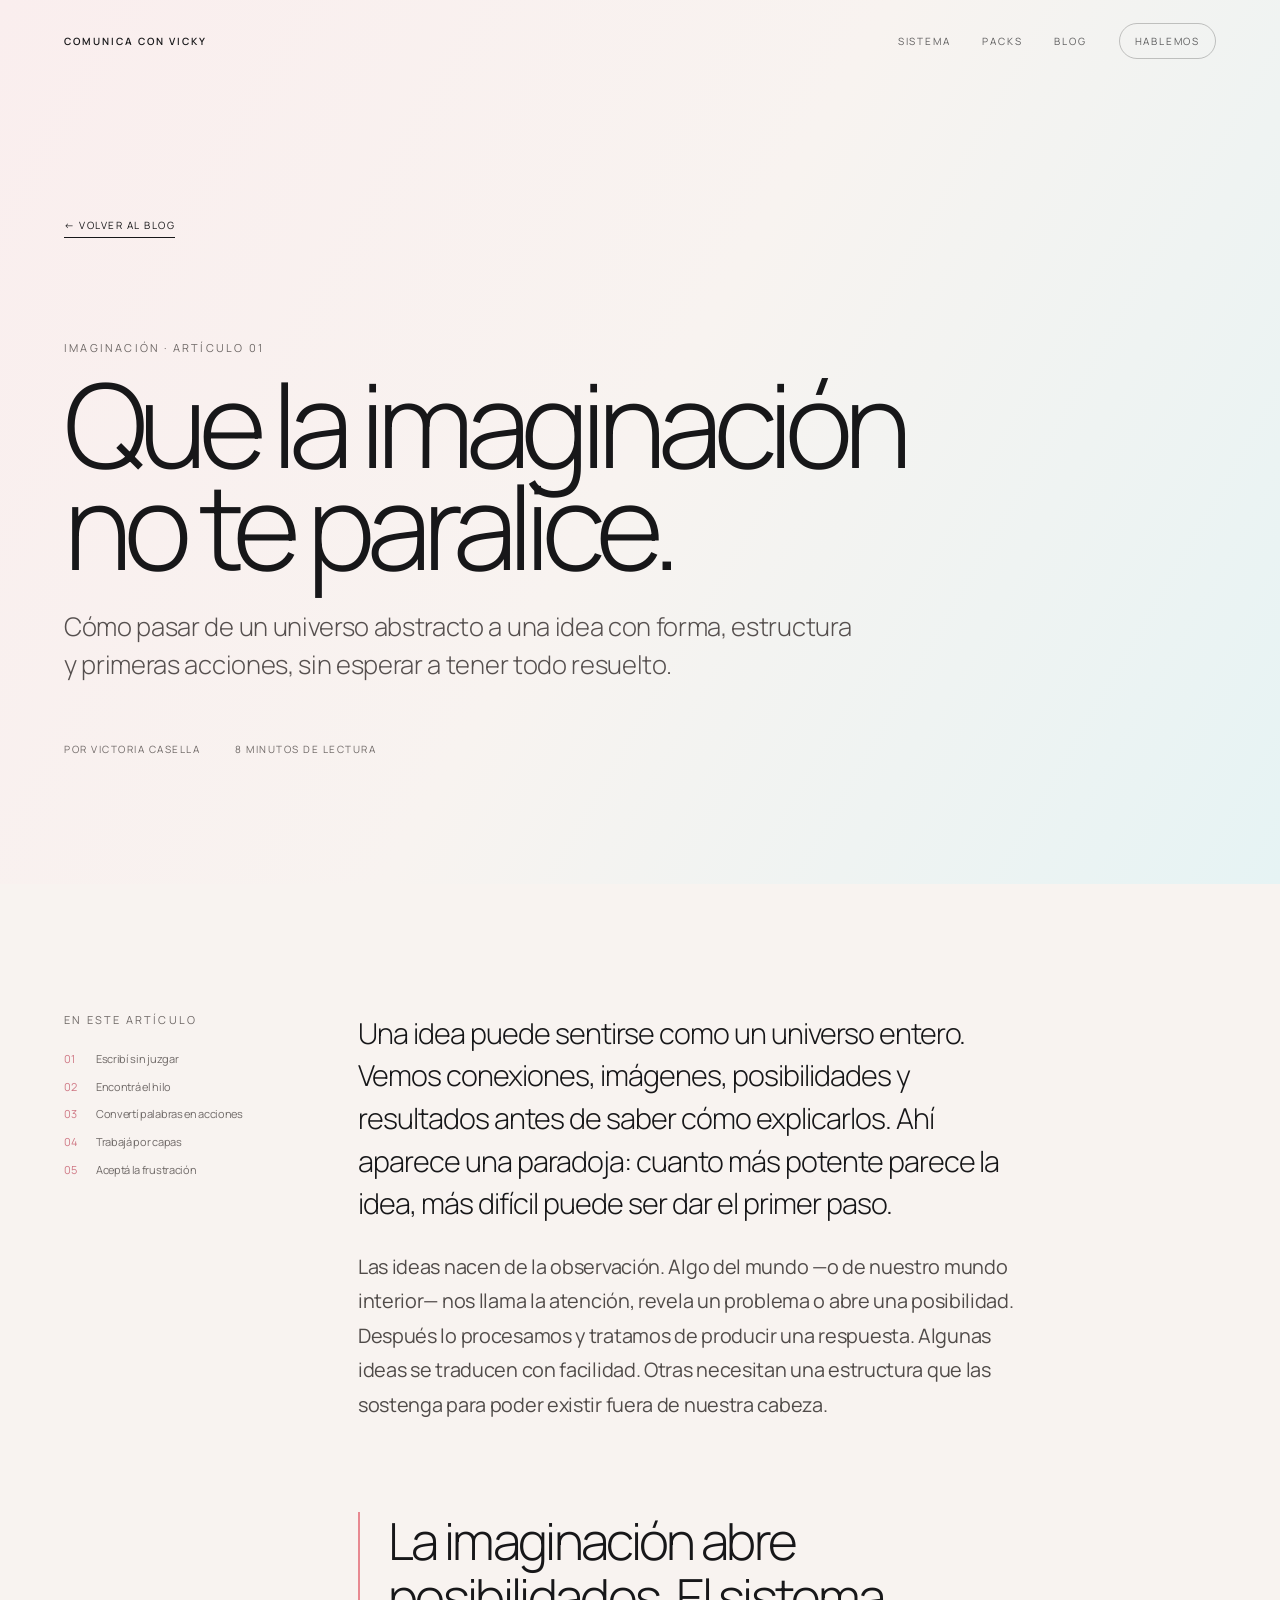
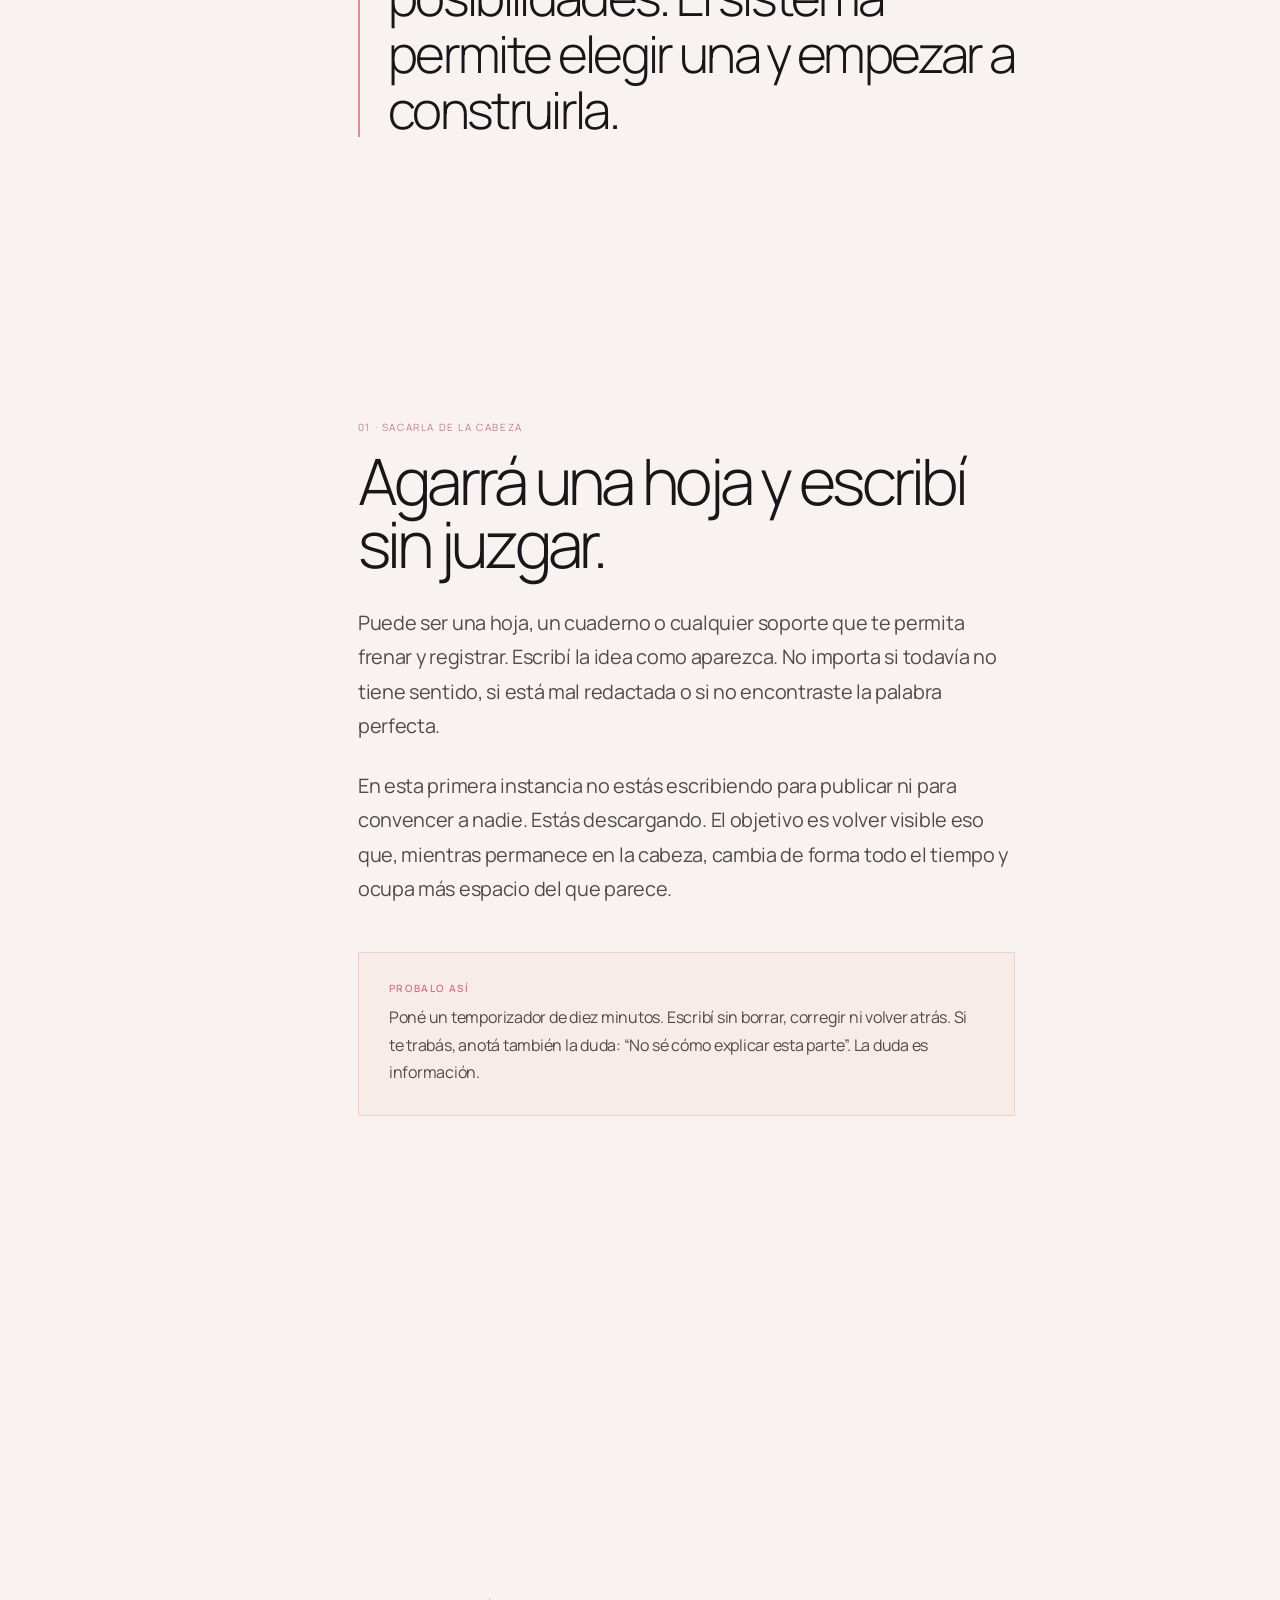
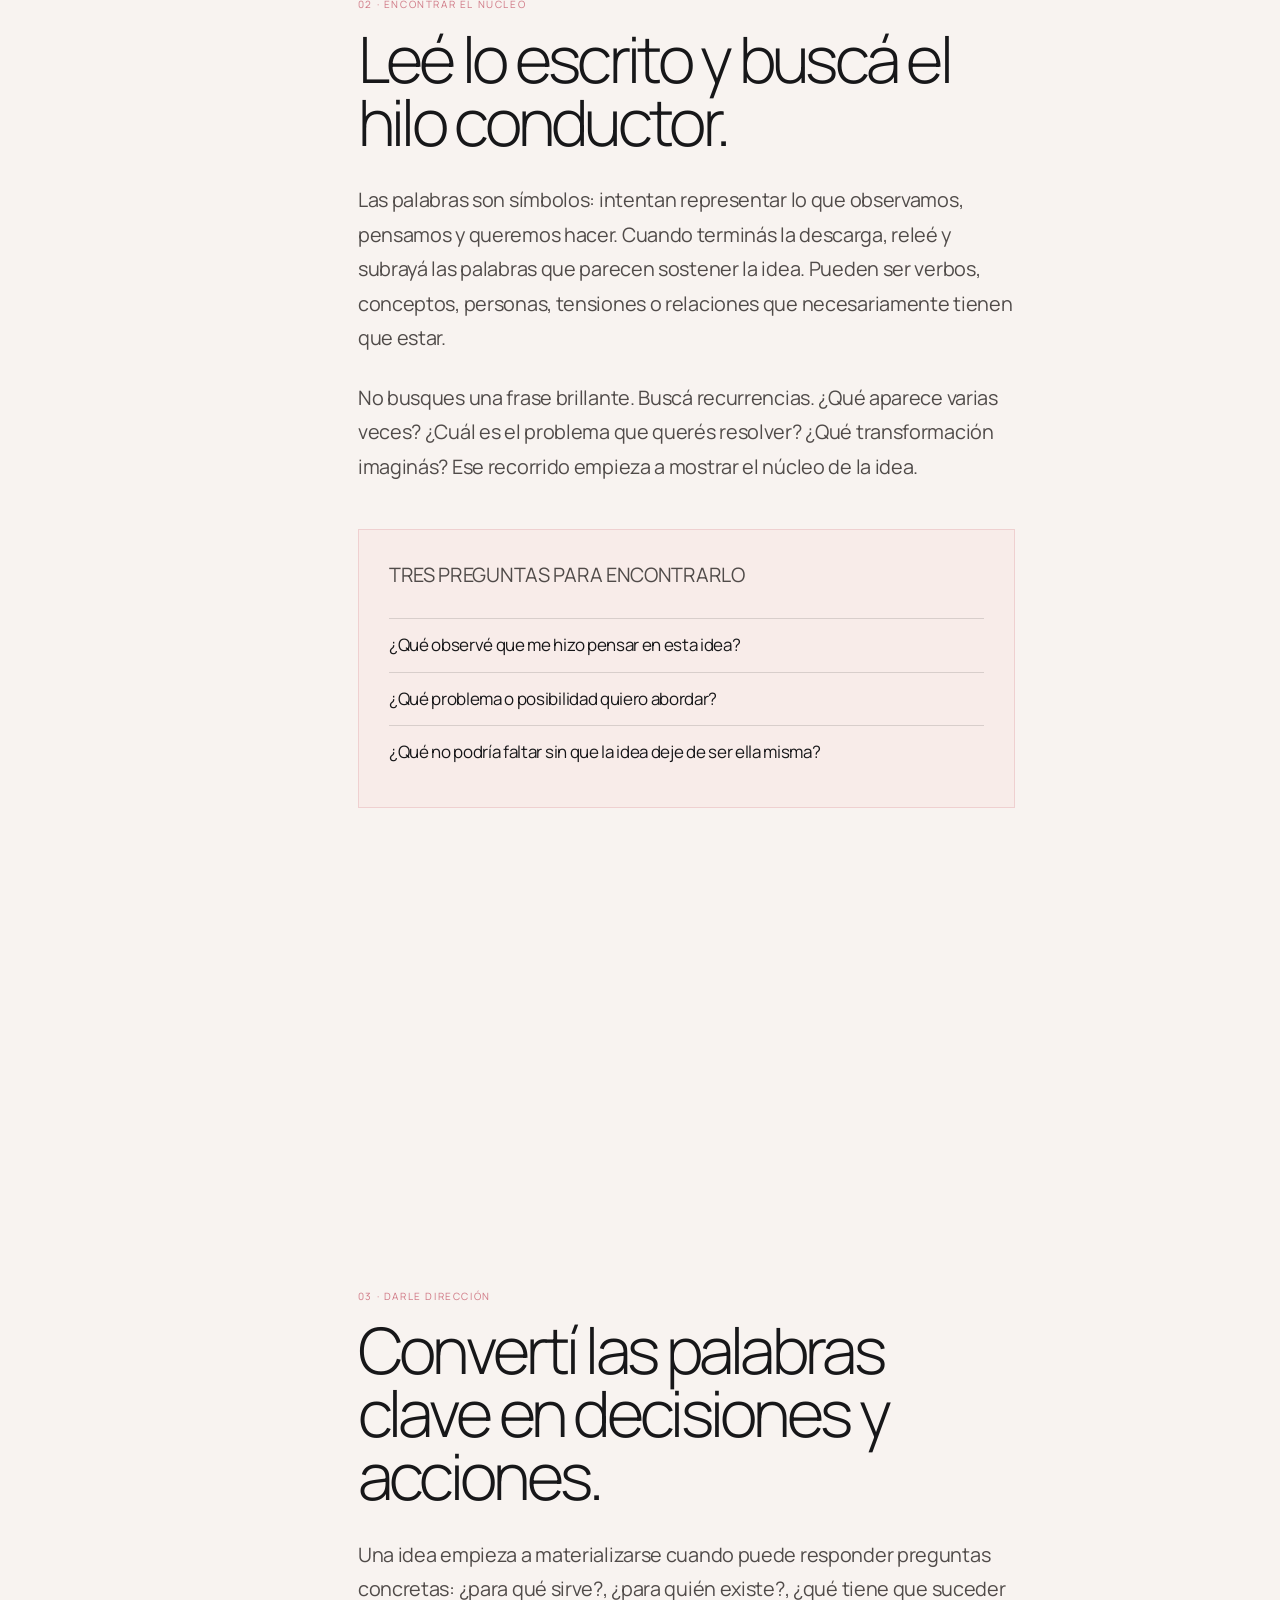
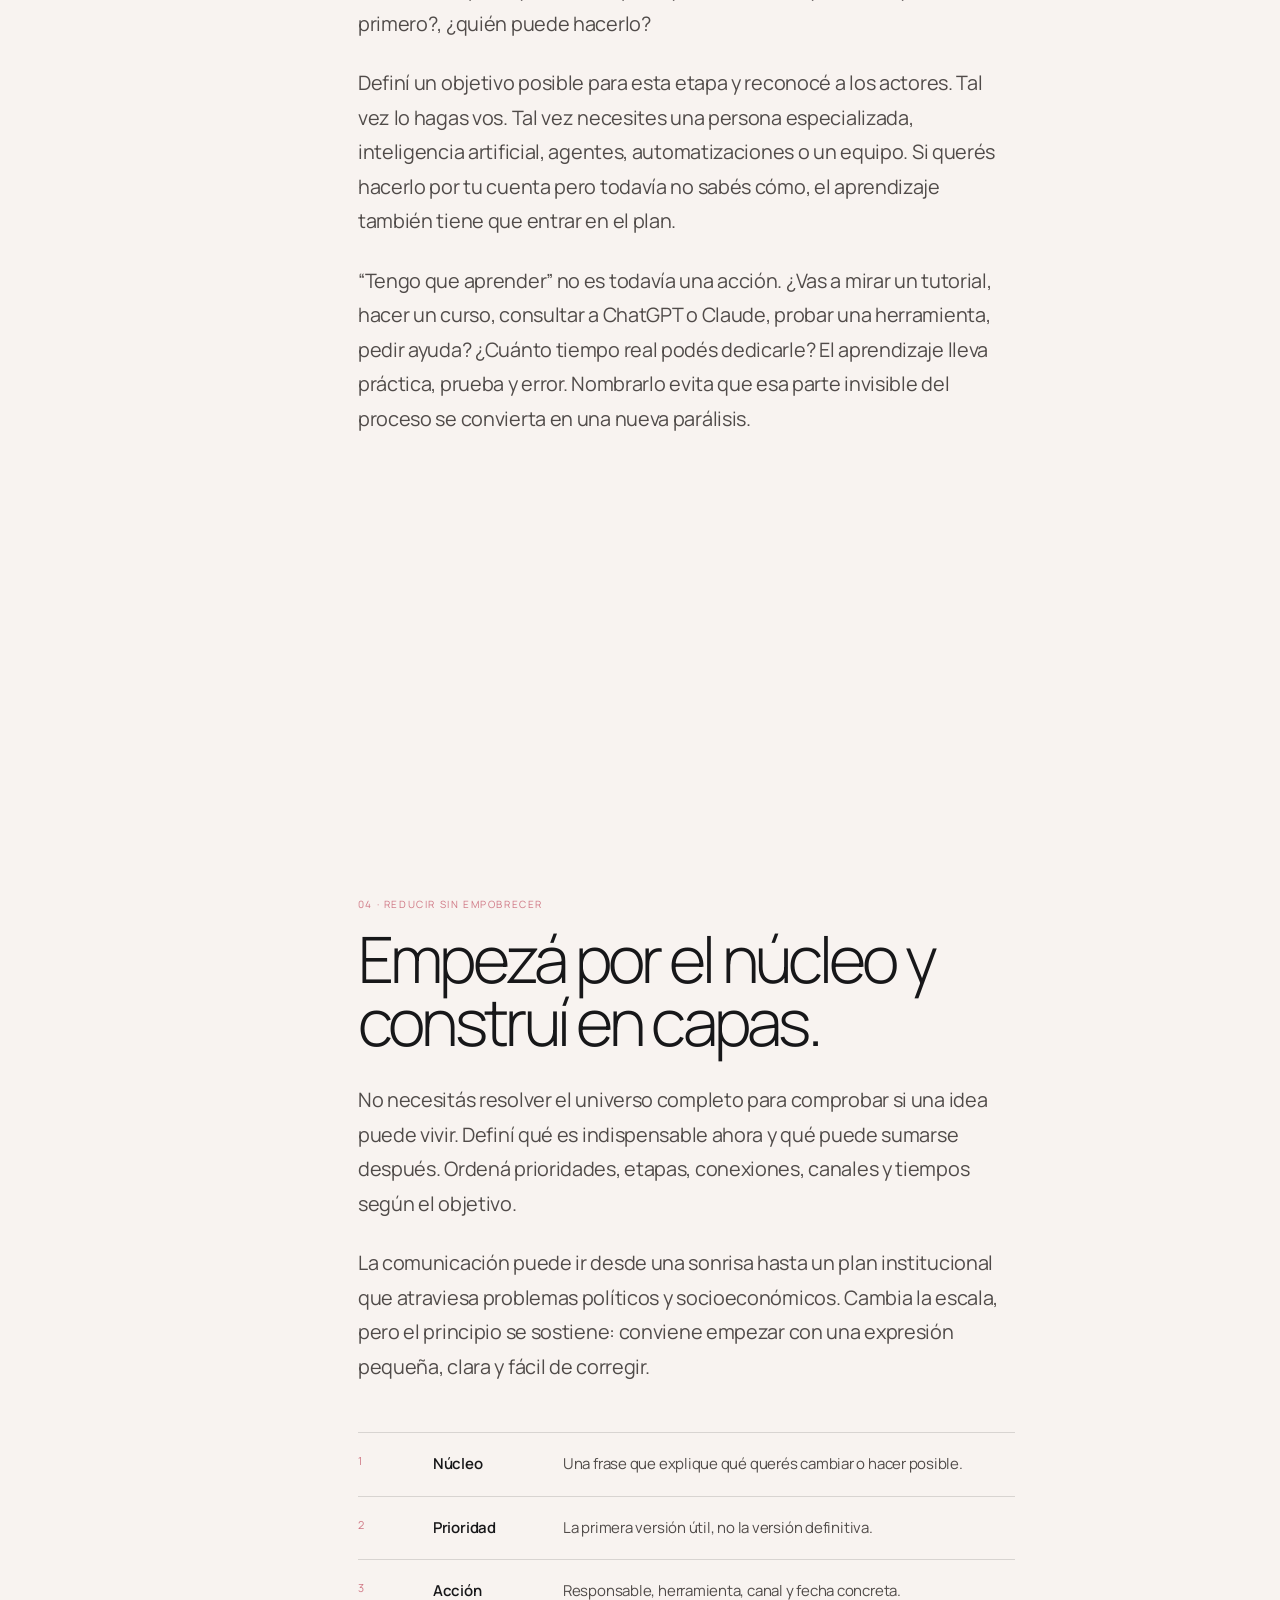
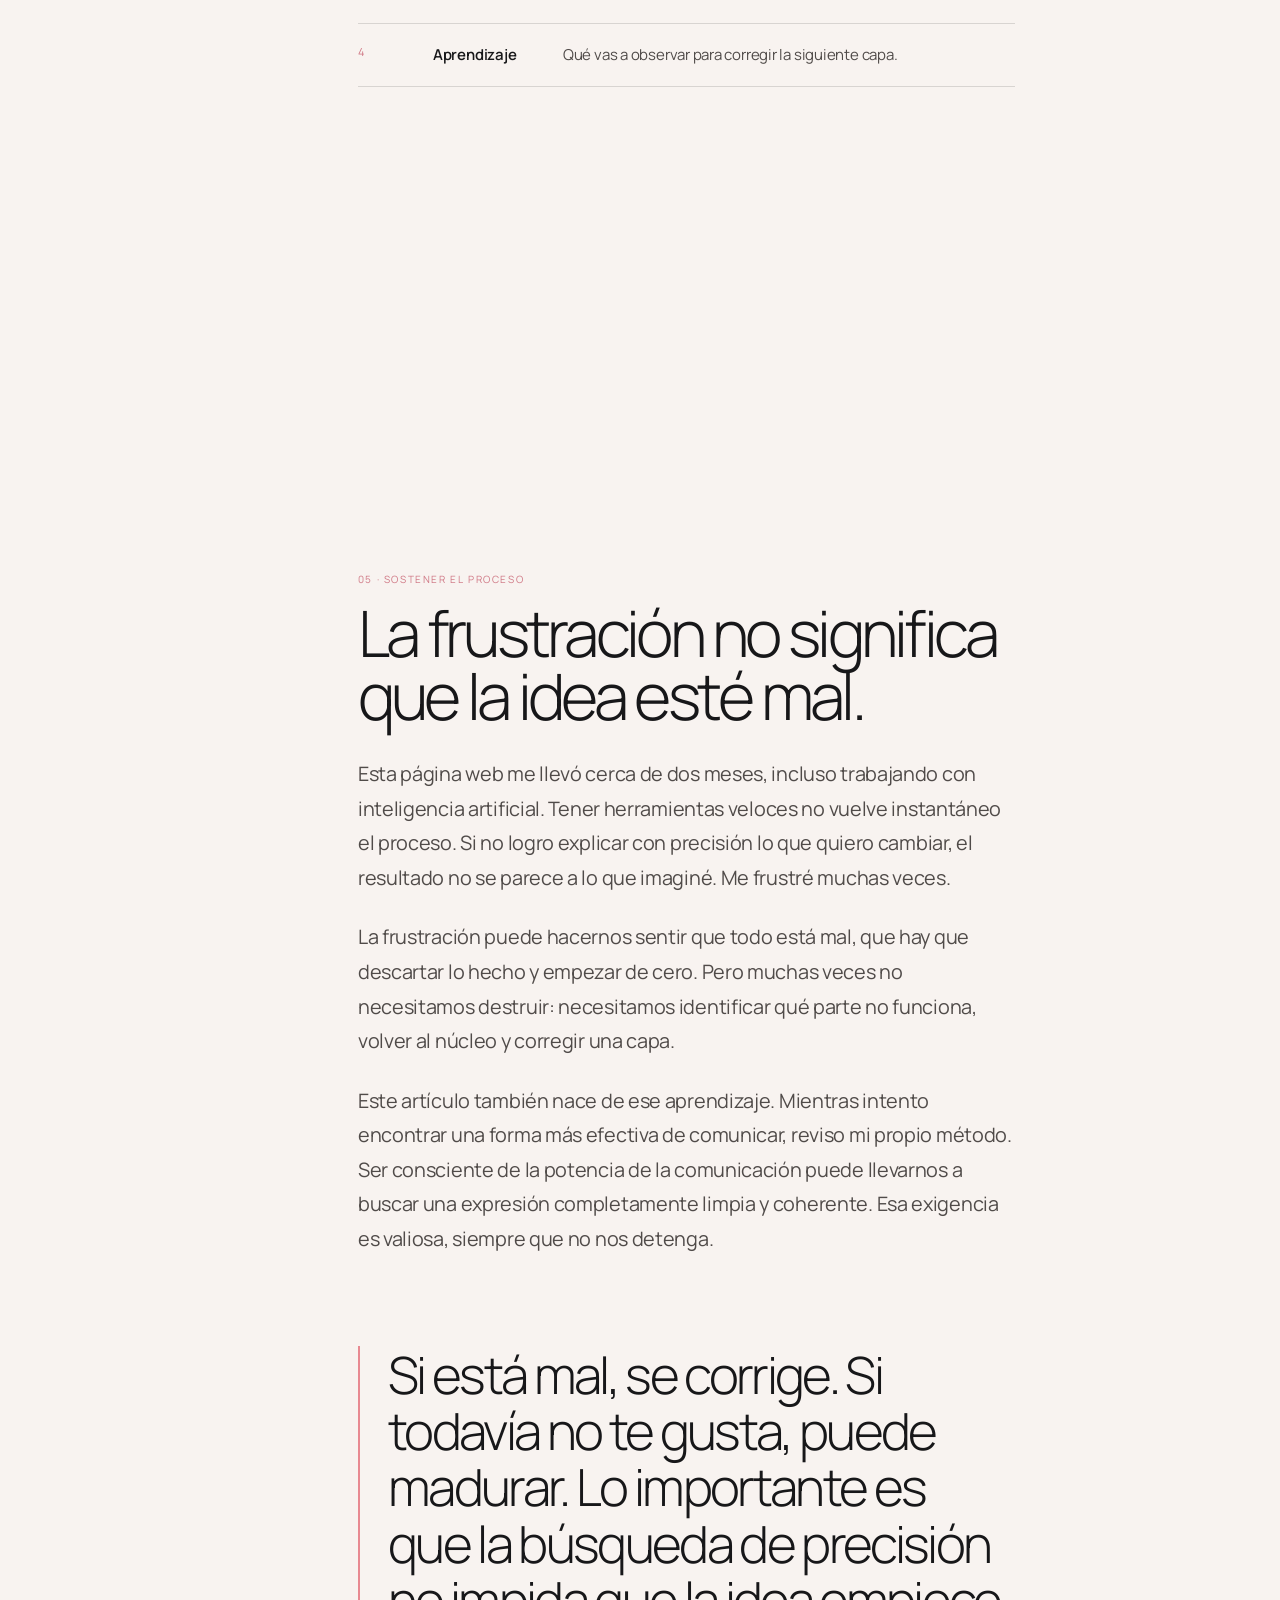
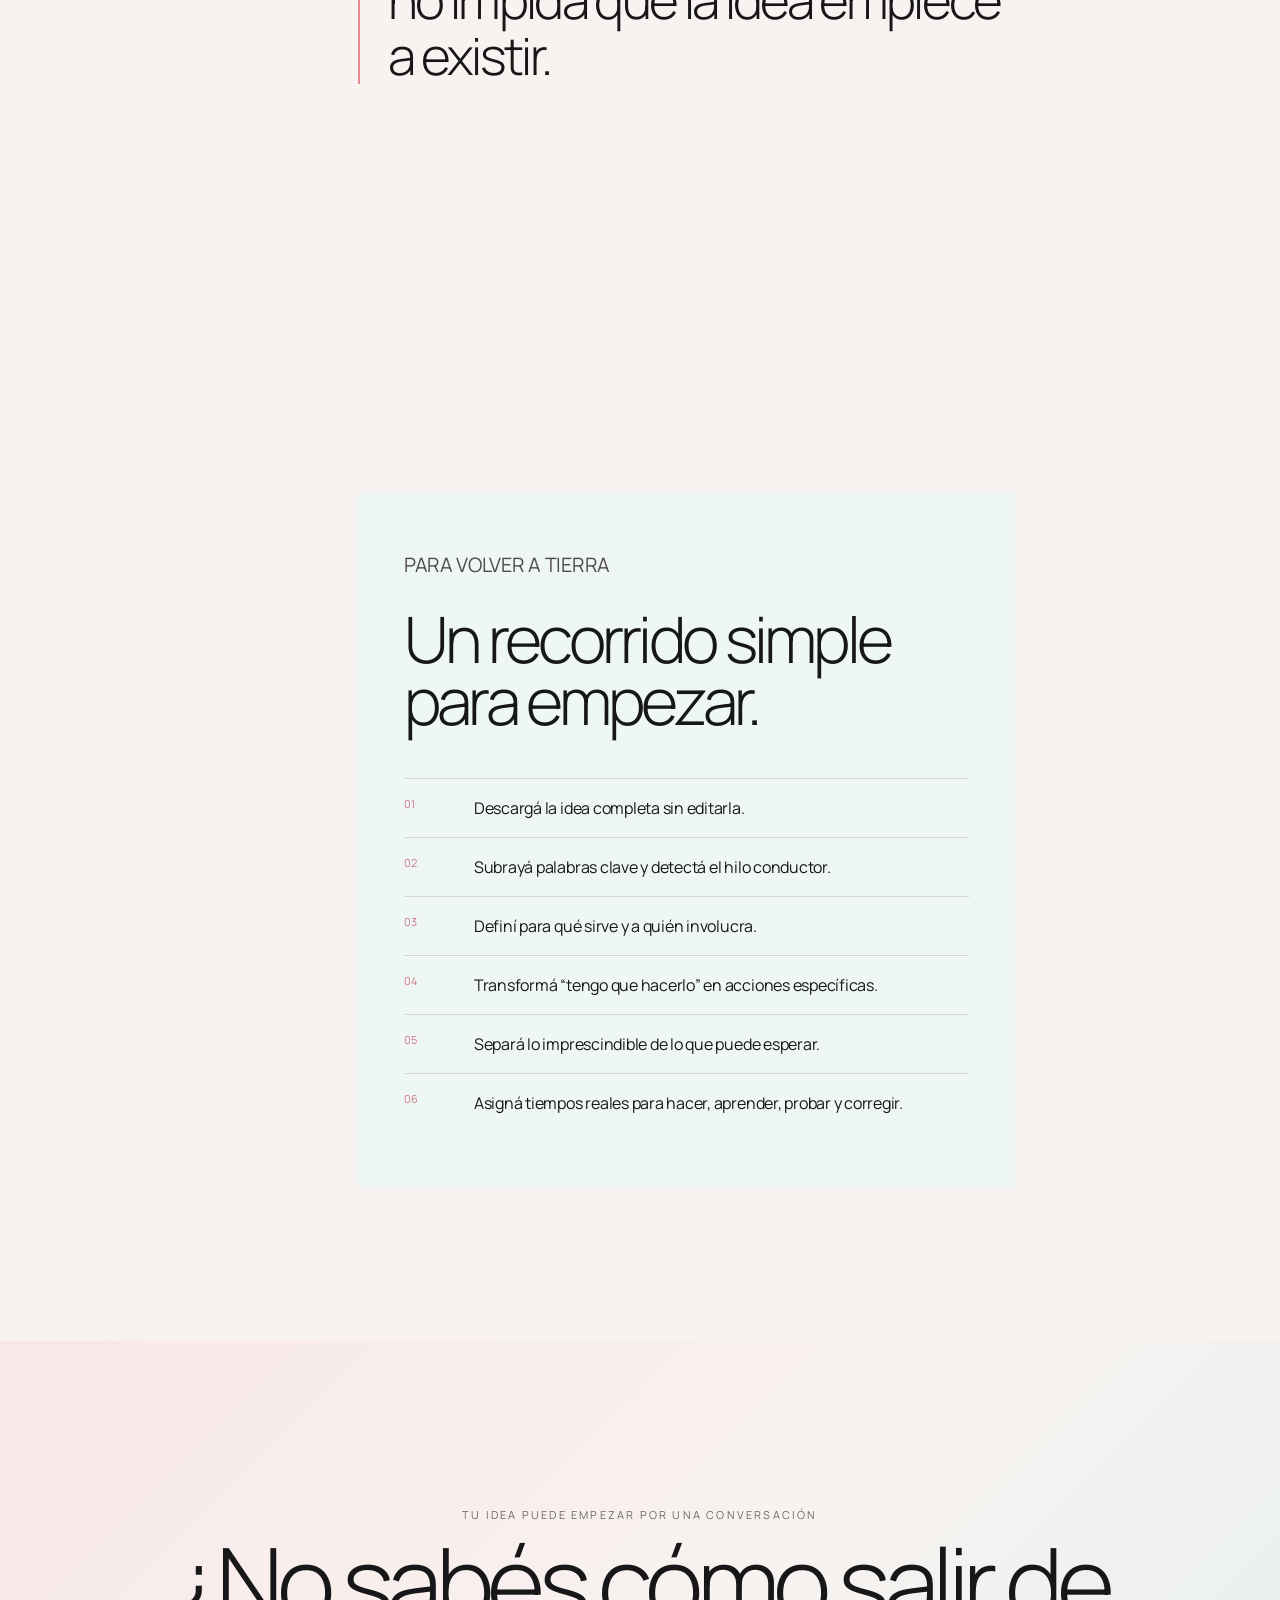
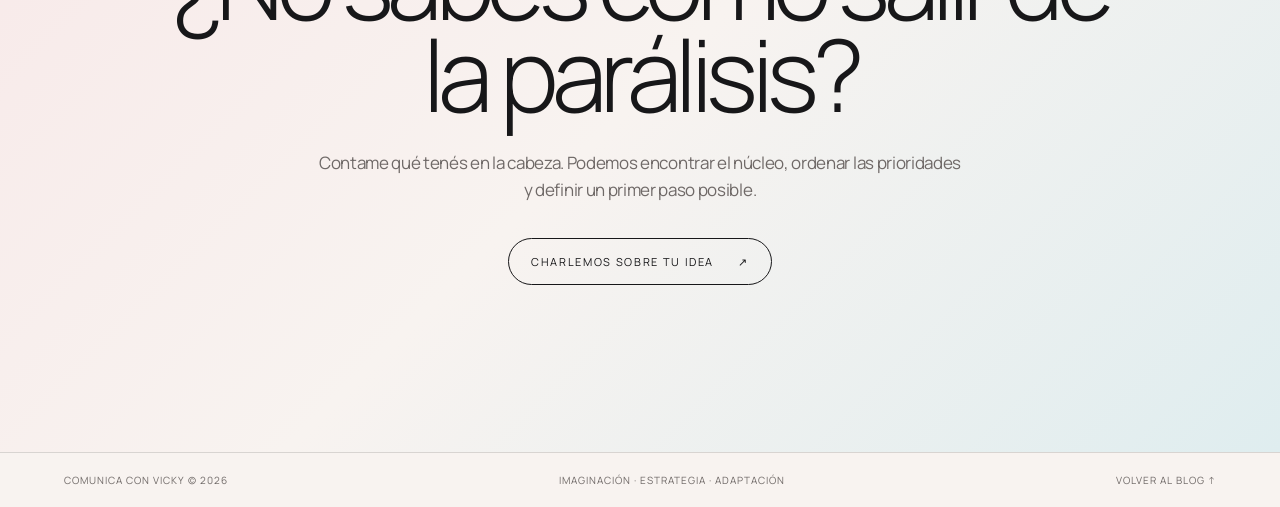
<file: public/portfolio/que-la-imaginacion-no-te-paralice.html>
<!doctype html>
<html lang="es">
<head>
  <meta charset="utf-8">
  <meta name="viewport" content="width=device-width,initial-scale=1">
  <meta name="description" content="Una guía de Victoria Casella para desbloquear una idea, encontrar su hilo conductor y transformarla en acciones concretas.">
  <meta name="theme-color" content="#f8f3f0">
  <title>Que la imaginación no te paralice — Comunica con Vicky</title>
  <link rel="stylesheet" href="styles.css?v=20260824b">
  <link rel="stylesheet" href="home.css?v=20260825r">
</head>
<body class="home-page article-page">
  <header class="home-nav is-scrolled" aria-label="Cabecera">
    <a class="home-nav__brand" href="index.html">Comunica con Vicky</a>
    <nav class="home-nav__links" aria-label="Navegación principal">
      <a href="index.html#sistema">Sistema</a>
      <a href="index.html#packs">Packs</a>
      <a href="blog.html">Blog</a>
      <a class="home-nav__cta" href="index.html#contacto">Hablemos</a>
    </nav>
  </header>

  <main>
    <article>
      <header class="article-hero">
        <div class="home-shell article-hero__inner">
          <a class="article-back" href="blog.html">← Volver al blog</a>
          <p class="home-kicker">Imaginación · Artículo 01</p>
          <h1>Que la imaginación no te paralice.</h1>
          <p class="article-hero__lead">Cómo pasar de un universo abstracto a una idea con forma, estructura y primeras acciones, sin esperar a tener todo resuelto.</p>
          <div class="article-hero__meta"><span>Por Victoria Casella</span><span>8 minutos de lectura</span></div>
        </div>
      </header>

      <div class="article-layout home-shell">
        <aside class="article-index" aria-label="En este artículo">
          <p class="home-kicker">En este artículo</p>
          <ol>
            <li><a href="#escribir">Escribí sin juzgar</a></li>
            <li><a href="#hilo">Encontrá el hilo</a></li>
            <li><a href="#acciones">Convertí palabras en acciones</a></li>
            <li><a href="#capas">Trabajá por capas</a></li>
            <li><a href="#frustracion">Aceptá la frustración</a></li>
          </ol>
        </aside>

        <div class="article-body">
          <p class="article-opening">Una idea puede sentirse como un universo entero. Vemos conexiones, imágenes, posibilidades y resultados antes de saber cómo explicarlos. Ahí aparece una paradoja: cuanto más potente parece la idea, más difícil puede ser dar el primer paso.</p>
          <p>Las ideas nacen de la observación. Algo del mundo —o de nuestro mundo interior— nos llama la atención, revela un problema o abre una posibilidad. Después lo procesamos y tratamos de producir una respuesta. Algunas ideas se traducen con facilidad. Otras necesitan una estructura que las sostenga para poder existir fuera de nuestra cabeza.</p>

          <blockquote>La imaginación abre posibilidades. El sistema permite elegir una y empezar a construirla.</blockquote>

          <section id="escribir">
            <p class="article-step">01 · Sacarla de la cabeza</p>
            <h2>Agarrá una hoja y escribí sin juzgar.</h2>
            <p>Puede ser una hoja, un cuaderno o cualquier soporte que te permita frenar y registrar. Escribí la idea como aparezca. No importa si todavía no tiene sentido, si está mal redactada o si no encontraste la palabra perfecta.</p>
            <p>En esta primera instancia no estás escribiendo para publicar ni para convencer a nadie. Estás descargando. El objetivo es volver visible eso que, mientras permanece en la cabeza, cambia de forma todo el tiempo y ocupa más espacio del que parece.</p>
            <div class="article-practice"><b>Probalo así</b><p>Poné un temporizador de diez minutos. Escribí sin borrar, corregir ni volver atrás. Si te trabás, anotá también la duda: “No sé cómo explicar esta parte”. La duda es información.</p></div>
          </section>

          <section id="hilo">
            <p class="article-step">02 · Encontrar el núcleo</p>
            <h2>Leé lo escrito y buscá el hilo conductor.</h2>
            <p>Las palabras son símbolos: intentan representar lo que observamos, pensamos y queremos hacer. Cuando terminás la descarga, releé y subrayá las palabras que parecen sostener la idea. Pueden ser verbos, conceptos, personas, tensiones o relaciones que necesariamente tienen que estar.</p>
            <p>No busques una frase brillante. Buscá recurrencias. ¿Qué aparece varias veces? ¿Cuál es el problema que querés resolver? ¿Qué transformación imaginás? Ese recorrido empieza a mostrar el núcleo de la idea.</p>
            <div class="article-question">
              <p class="home-kicker">Tres preguntas para encontrarlo</p>
              <ul><li>¿Qué observé que me hizo pensar en esta idea?</li><li>¿Qué problema o posibilidad quiero abordar?</li><li>¿Qué no podría faltar sin que la idea deje de ser ella misma?</li></ul>
            </div>
          </section>

          <section id="acciones">
            <p class="article-step">03 · Darle dirección</p>
            <h2>Convertí las palabras clave en decisiones y acciones.</h2>
            <p>Una idea empieza a materializarse cuando puede responder preguntas concretas: ¿para qué sirve?, ¿para quién existe?, ¿qué tiene que suceder primero?, ¿quién puede hacerlo?</p>
            <p>Definí un objetivo posible para esta etapa y reconocé a los actores. Tal vez lo hagas vos. Tal vez necesites una persona especializada, inteligencia artificial, agentes, automatizaciones o un equipo. Si querés hacerlo por tu cuenta pero todavía no sabés cómo, el aprendizaje también tiene que entrar en el plan.</p>
            <p>“Tengo que aprender” no es todavía una acción. ¿Vas a mirar un tutorial, hacer un curso, consultar a ChatGPT o Claude, probar una herramienta, pedir ayuda? ¿Cuánto tiempo real podés dedicarle? El aprendizaje lleva práctica, prueba y error. Nombrarlo evita que esa parte invisible del proceso se convierta en una nueva parálisis.</p>
          </section>

          <section id="capas">
            <p class="article-step">04 · Reducir sin empobrecer</p>
            <h2>Empezá por el núcleo y construí en capas.</h2>
            <p>No necesitás resolver el universo completo para comprobar si una idea puede vivir. Definí qué es indispensable ahora y qué puede sumarse después. Ordená prioridades, etapas, conexiones, canales y tiempos según el objetivo.</p>
            <p>La comunicación puede ir desde una sonrisa hasta un plan institucional que atraviesa problemas políticos y socioeconómicos. Cambia la escala, pero el principio se sostiene: conviene empezar con una expresión pequeña, clara y fácil de corregir.</p>
            <div class="article-layers" aria-label="Capas para materializar una idea">
              <div><span>1</span><p><b>Núcleo</b>Una frase que explique qué querés cambiar o hacer posible.</p></div>
              <div><span>2</span><p><b>Prioridad</b>La primera versión útil, no la versión definitiva.</p></div>
              <div><span>3</span><p><b>Acción</b>Responsable, herramienta, canal y fecha concreta.</p></div>
              <div><span>4</span><p><b>Aprendizaje</b>Qué vas a observar para corregir la siguiente capa.</p></div>
            </div>
          </section>

          <section id="frustracion">
            <p class="article-step">05 · Sostener el proceso</p>
            <h2>La frustración no significa que la idea esté mal.</h2>
            <p>Esta página web me llevó cerca de dos meses, incluso trabajando con inteligencia artificial. Tener herramientas veloces no vuelve instantáneo el proceso. Si no logro explicar con precisión lo que quiero cambiar, el resultado no se parece a lo que imaginé. Me frustré muchas veces.</p>
            <p>La frustración puede hacernos sentir que todo está mal, que hay que descartar lo hecho y empezar de cero. Pero muchas veces no necesitamos destruir: necesitamos identificar qué parte no funciona, volver al núcleo y corregir una capa.</p>
            <p>Este artículo también nace de ese aprendizaje. Mientras intento encontrar una forma más efectiva de comunicar, reviso mi propio método. Ser consciente de la potencia de la comunicación puede llevarnos a buscar una expresión completamente limpia y coherente. Esa exigencia es valiosa, siempre que no nos detenga.</p>
            <blockquote>Si está mal, se corrige. Si todavía no te gusta, puede madurar. Lo importante es que la búsqueda de precisión no impida que la idea empiece a existir.</blockquote>
          </section>

          <section class="article-summary" aria-labelledby="summary-title">
            <p class="home-kicker">Para volver a tierra</p>
            <h2 id="summary-title">Un recorrido simple para empezar.</h2>
            <ol>
              <li><span>01</span><p>Descargá la idea completa sin editarla.</p></li>
              <li><span>02</span><p>Subrayá palabras clave y detectá el hilo conductor.</p></li>
              <li><span>03</span><p>Definí para qué sirve y a quién involucra.</p></li>
              <li><span>04</span><p>Transformá “tengo que hacerlo” en acciones específicas.</p></li>
              <li><span>05</span><p>Separá lo imprescindible de lo que puede esperar.</p></li>
              <li><span>06</span><p>Asigná tiempos reales para hacer, aprender, probar y corregir.</p></li>
            </ol>
          </section>
        </div>
      </div>
    </article>

    <section class="article-cta" aria-labelledby="article-cta-title">
      <div class="home-shell article-cta__inner">
        <p class="home-kicker">Tu idea puede empezar por una conversación</p>
        <h2 id="article-cta-title">¿No sabés cómo salir de la parálisis?</h2>
        <p>Contame qué tenés en la cabeza. Podemos encontrar el núcleo, ordenar las prioridades y definir un primer paso posible.</p>
        <a class="home-button" href="mailto:comunicaconvicky@gmail.com?subject=Quiero%20desbloquear%20una%20idea">Charlemos sobre tu idea <span>↗</span></a>
      </div>
    </section>
  </main>

  <footer class="home-footer"><span>Comunica con Vicky © 2026</span><span>Imaginación · Estrategia · Adaptación</span><a href="blog.html">Volver al blog ↑</a></footer>
  <script src="home.js?v=20260825r"></script>
</body>
</html>
</file>
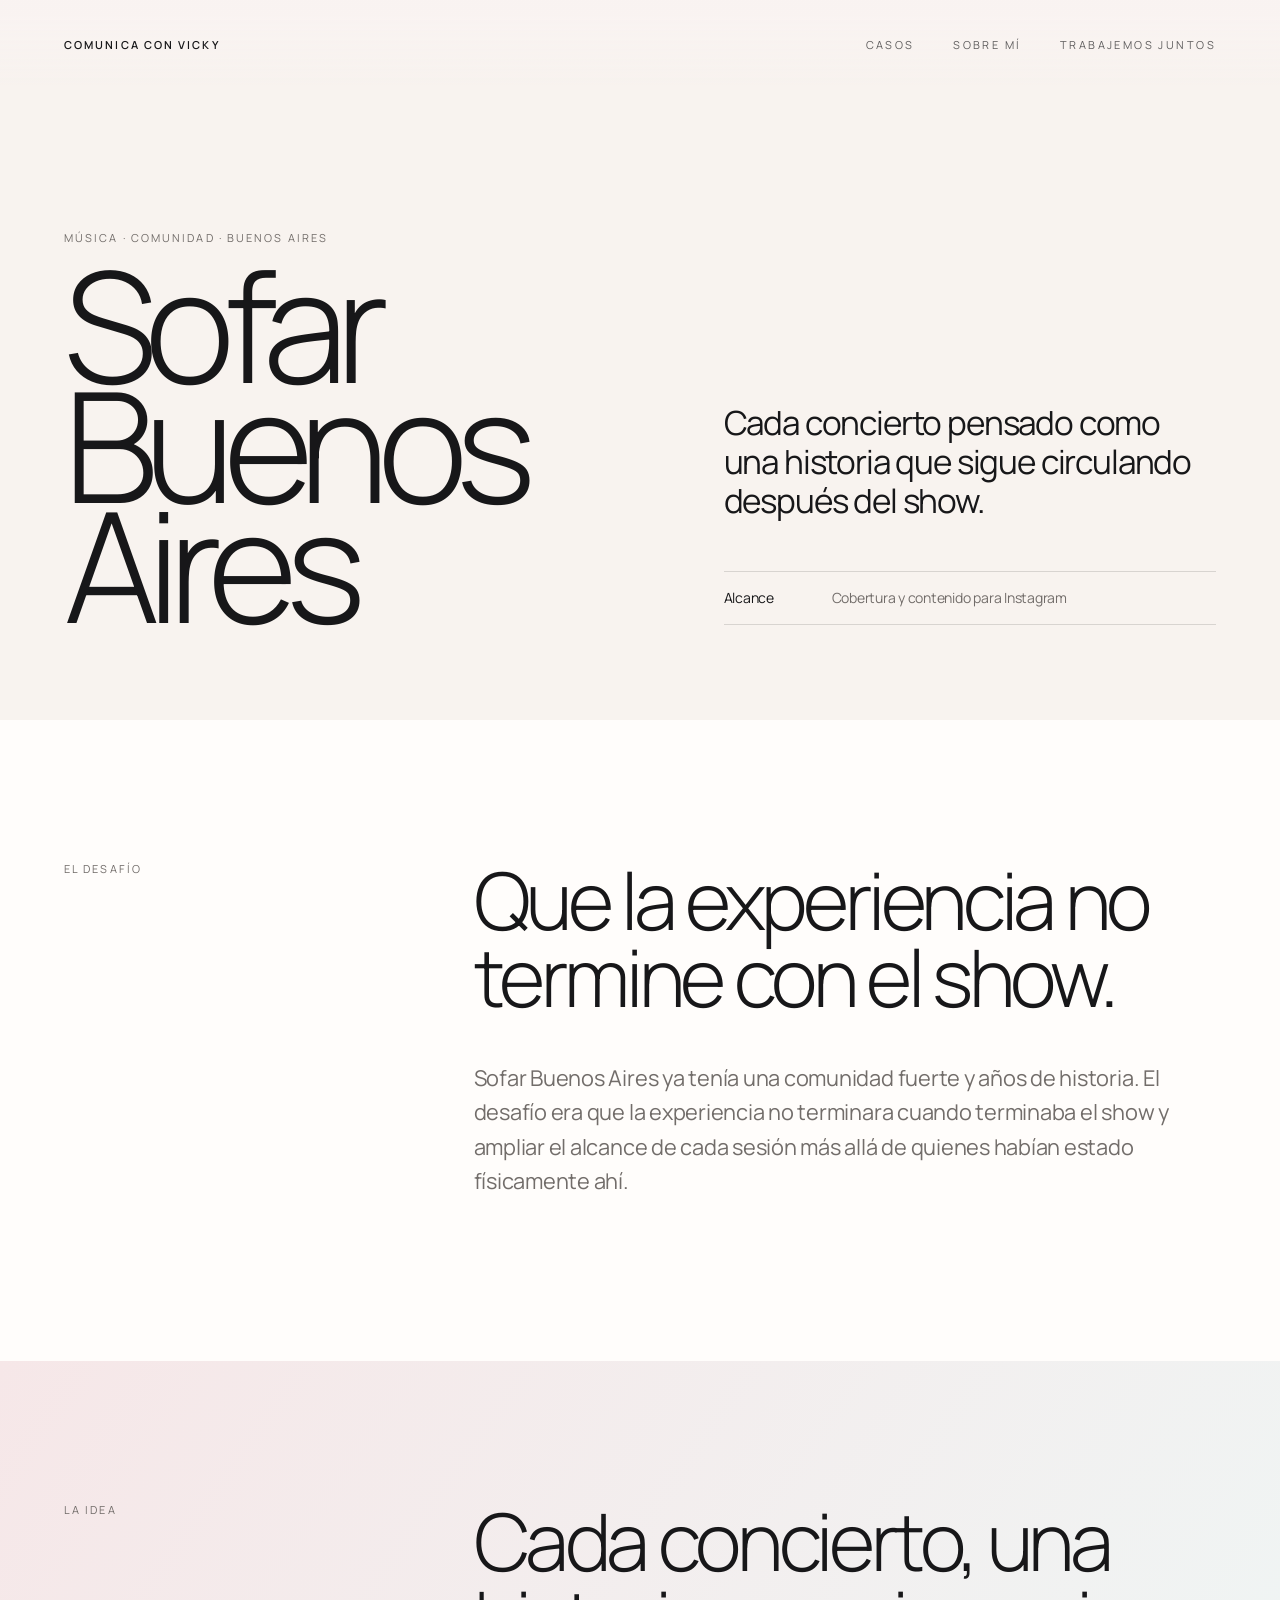
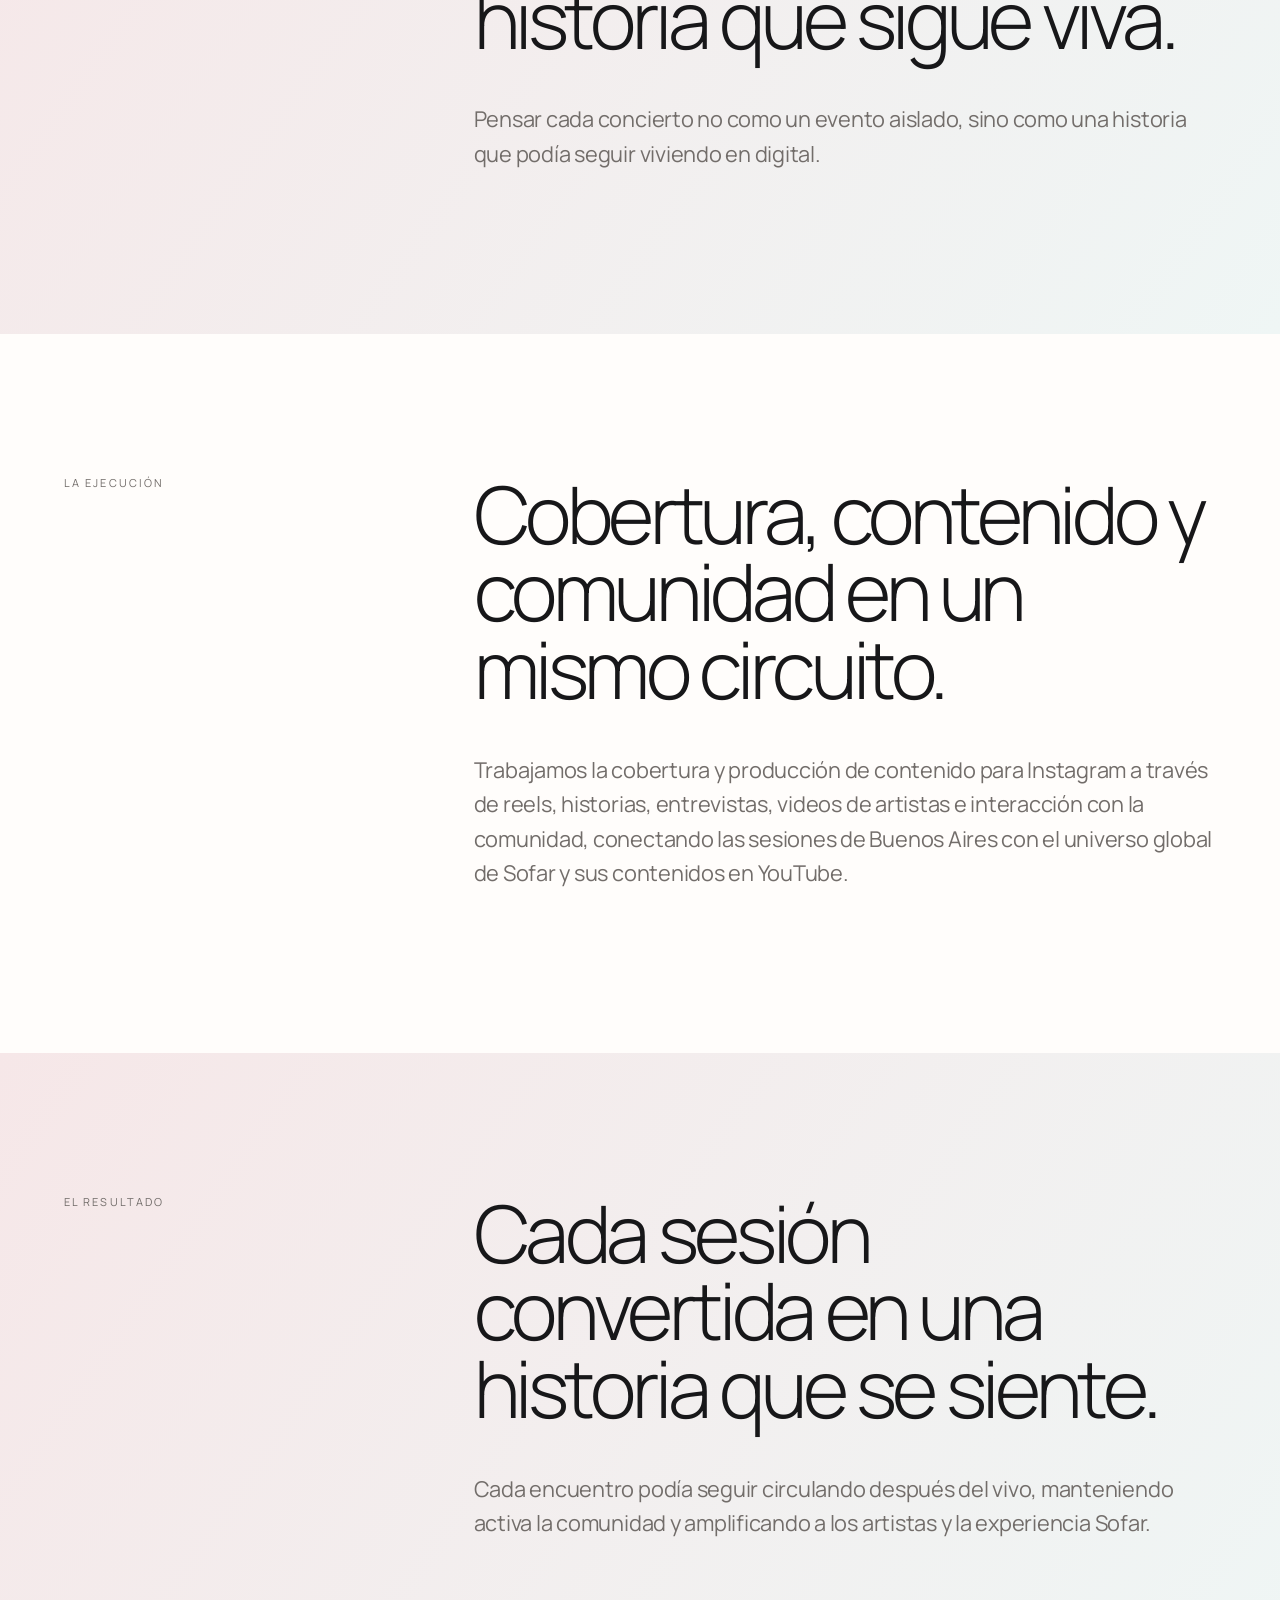
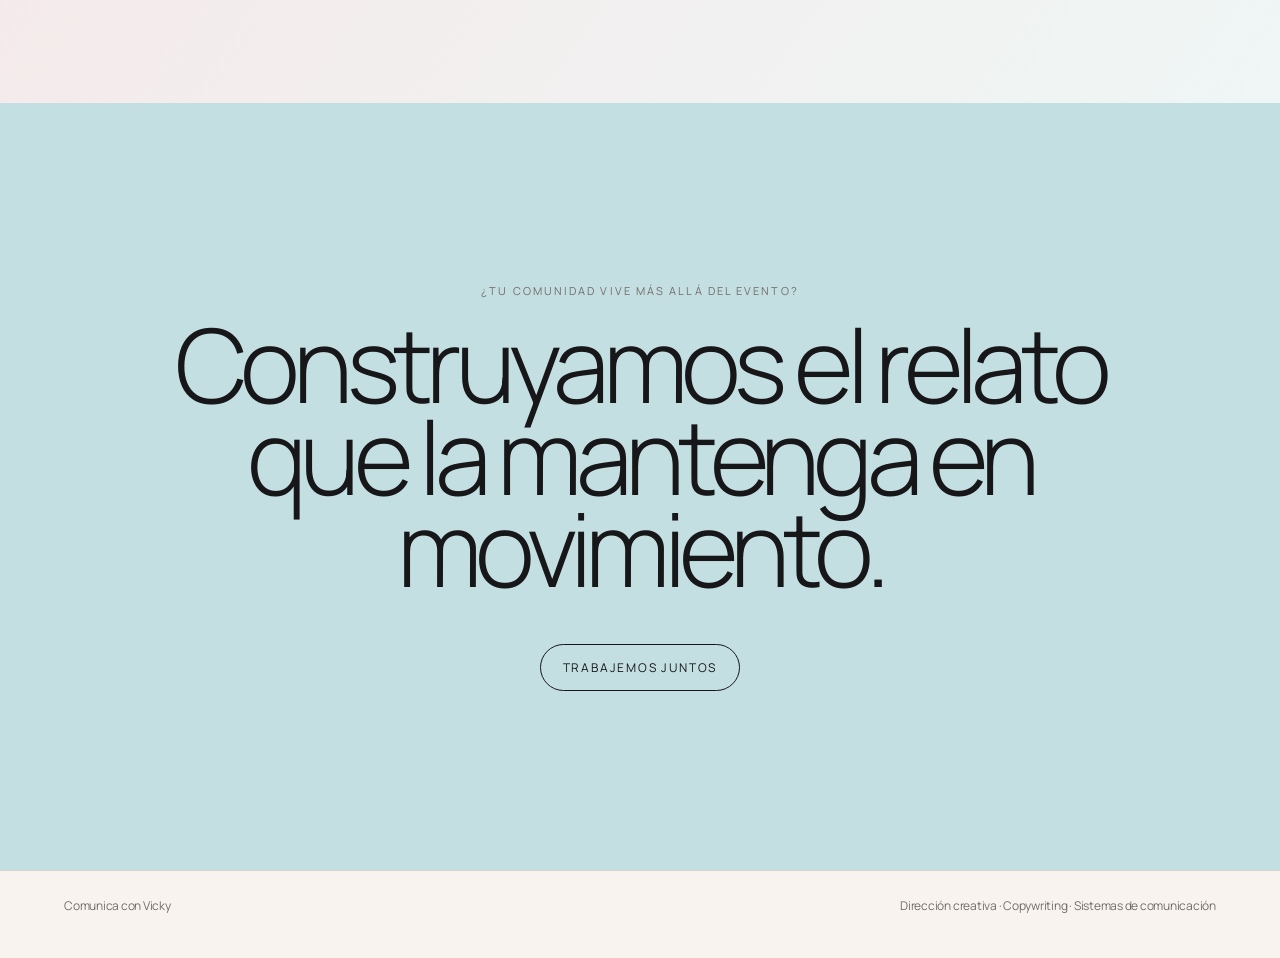
<file: public/portfolio/sofar-buenos-aires.html>
<!doctype html>
<html lang="es">
<head>
  <meta charset="utf-8">
  <meta name="viewport" content="width=device-width,initial-scale=1">
  <meta name="description" content="Sofar Buenos Aires: cobertura y contenido para Instagram que convierte cada sesión en una historia que sigue viviendo después del show.">
  <title>Sofar Buenos Aires — Comunica con Vicky</title>
  <link rel="stylesheet" href="styles.css">
</head>
<body class="case-page sofar-page">
  <header class="nav">
    <div class="nav__inner shell">
      <a class="wordmark" href="index.html">Comunica con Vicky</a>
      <nav class="nav__links" aria-label="Navegación principal">
        <a href="index.html#casos">Casos</a>
        <a href="index.html#sobre-mi">Sobre mí</a>
        <a class="nav-cta" href="index.html#contacto">Trabajemos juntos</a>
      </nav>
    </div>
  </header>

  <main>
    <section class="case-hero">
      <div class="shell case-hero__grid">
        <div>
          <p class="kicker">Música · Comunidad · Buenos Aires</p>
          <h1>Sofar Buenos Aires</h1>
        </div>
        <div class="case-hero__summary">
          <p>Cada concierto pensado como una historia que sigue circulando después del show.</p>
          <div class="case-meta">
            <span><b>Alcance</b> Cobertura y contenido para Instagram</span>
          </div>
        </div>
      </div>
    </section>

    <section class="case-section">
      <div class="shell case-two-col">
        <p class="kicker">El desafío</p>
        <div class="case-prose">
          <h2>Que la experiencia no termine con el show.</h2>
          <p>Sofar Buenos Aires ya tenía una comunidad fuerte y años de historia. El desafío era que la experiencia no terminara cuando terminaba el show y ampliar el alcance de cada sesión más allá de quienes habían estado físicamente ahí.</p>
        </div>
      </div>
    </section>

    <section class="case-section case-section--soft">
      <div class="shell case-two-col">
        <p class="kicker">La idea</p>
        <div class="case-prose">
          <h2>Cada concierto, una historia que sigue viva.</h2>
          <p>Pensar cada concierto no como un evento aislado, sino como una historia que podía seguir viviendo en digital.</p>
        </div>
      </div>
    </section>

    <section class="case-section">
      <div class="shell case-two-col">
        <p class="kicker">La ejecución</p>
        <div class="case-prose">
          <h2>Cobertura, contenido y comunidad en un mismo circuito.</h2>
          <p>Trabajamos la cobertura y producción de contenido para Instagram a través de reels, historias, entrevistas, videos de artistas e interacción con la comunidad, conectando las sesiones de Buenos Aires con el universo global de Sofar y sus contenidos en YouTube.</p>
        </div>
      </div>
    </section>

    <section class="case-section case-section--soft">
      <div class="shell case-two-col">
        <p class="kicker">El resultado</p>
        <div class="case-prose">
          <h2>Cada sesión convertida en una historia que se siente.</h2>
          <p>Cada encuentro podía seguir circulando después del vivo, manteniendo activa la comunidad y amplificando a los artistas y la experiencia Sofar.</p>
        </div>
      </div>
    </section>

    <section class="case-next">
      <div class="shell">
        <p class="kicker">¿Tu comunidad vive más allá del evento?</p>
        <h2>Construyamos el relato que la mantenga en movimiento.</h2>
        <a class="button button--dark" href="index.html#contacto">Trabajemos juntos</a>
      </div>
    </section>
  </main>

  <footer class="footer"><div class="shell footer__inner"><span>Comunica con Vicky</span><span>Dirección creativa · Copywriting · Sistemas de comunicación</span></div></footer>
  <script src="app.js"></script>
</body>
</html>
</file>
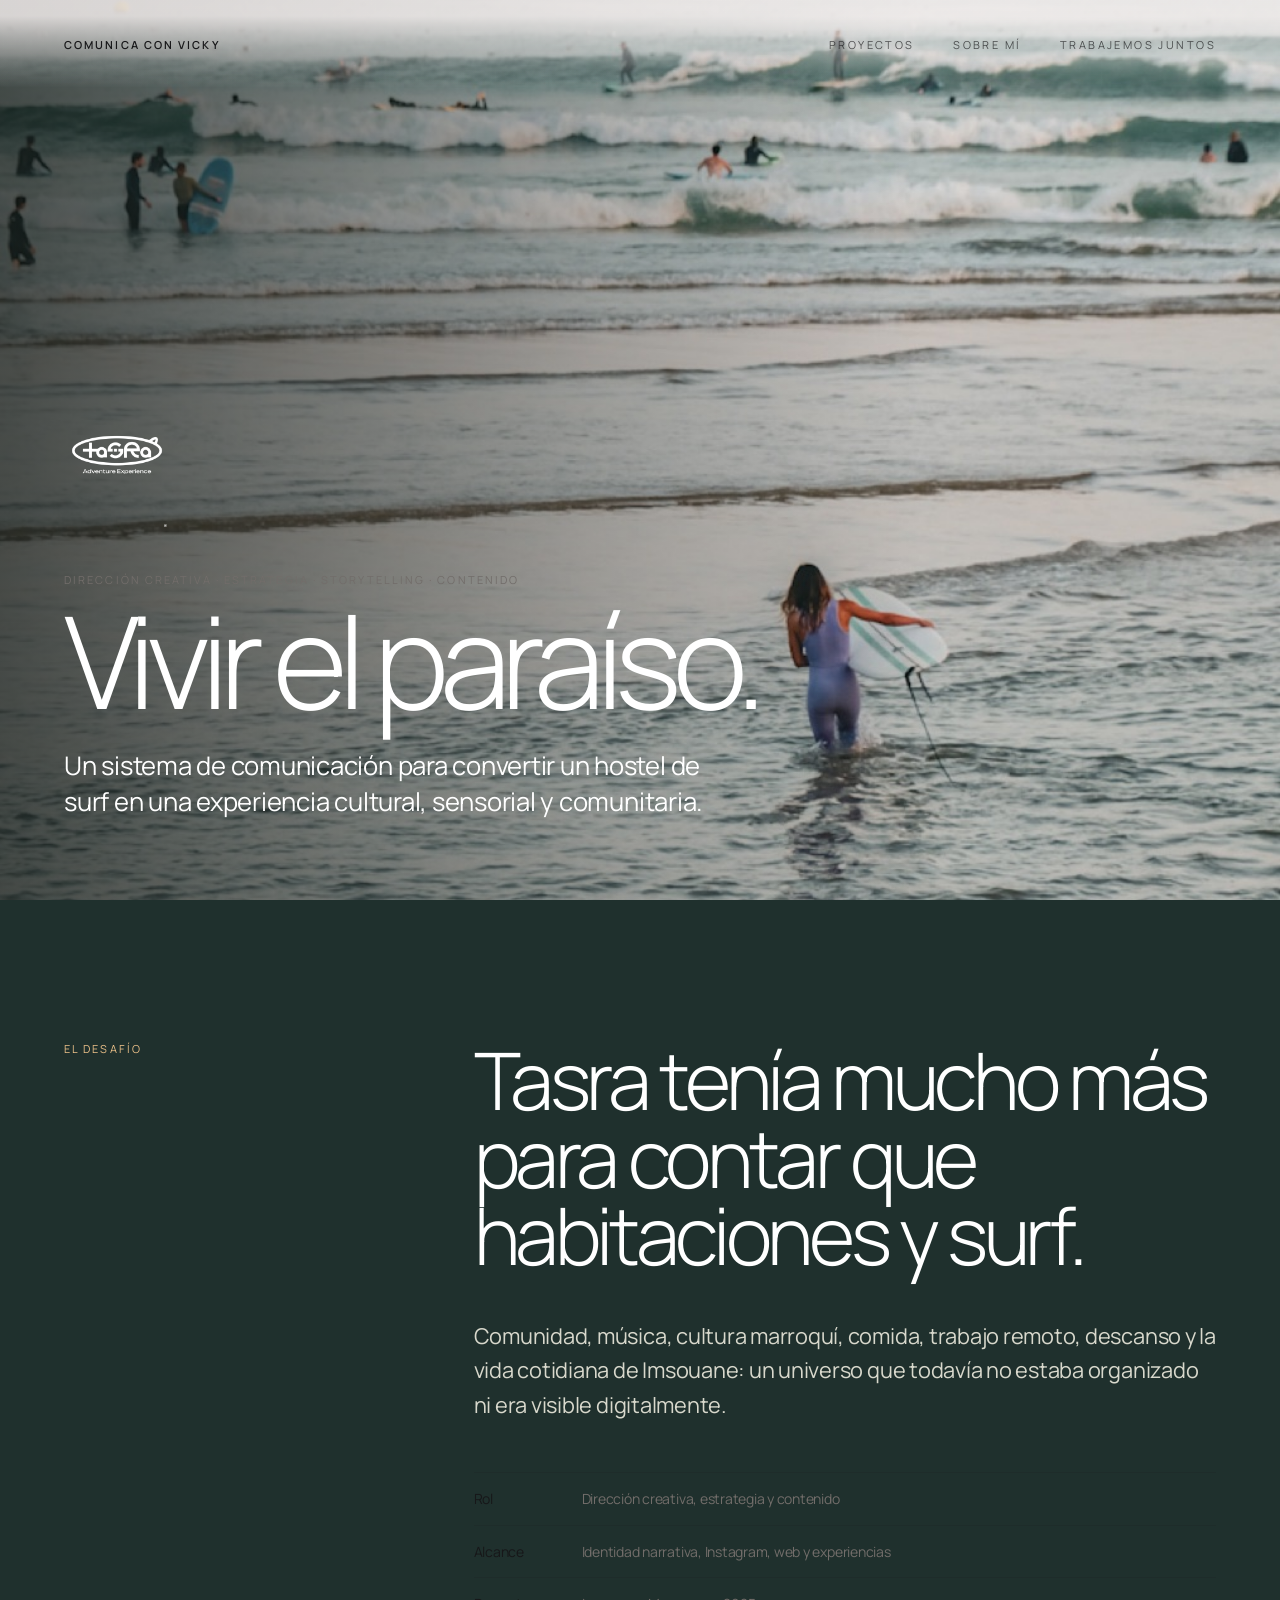
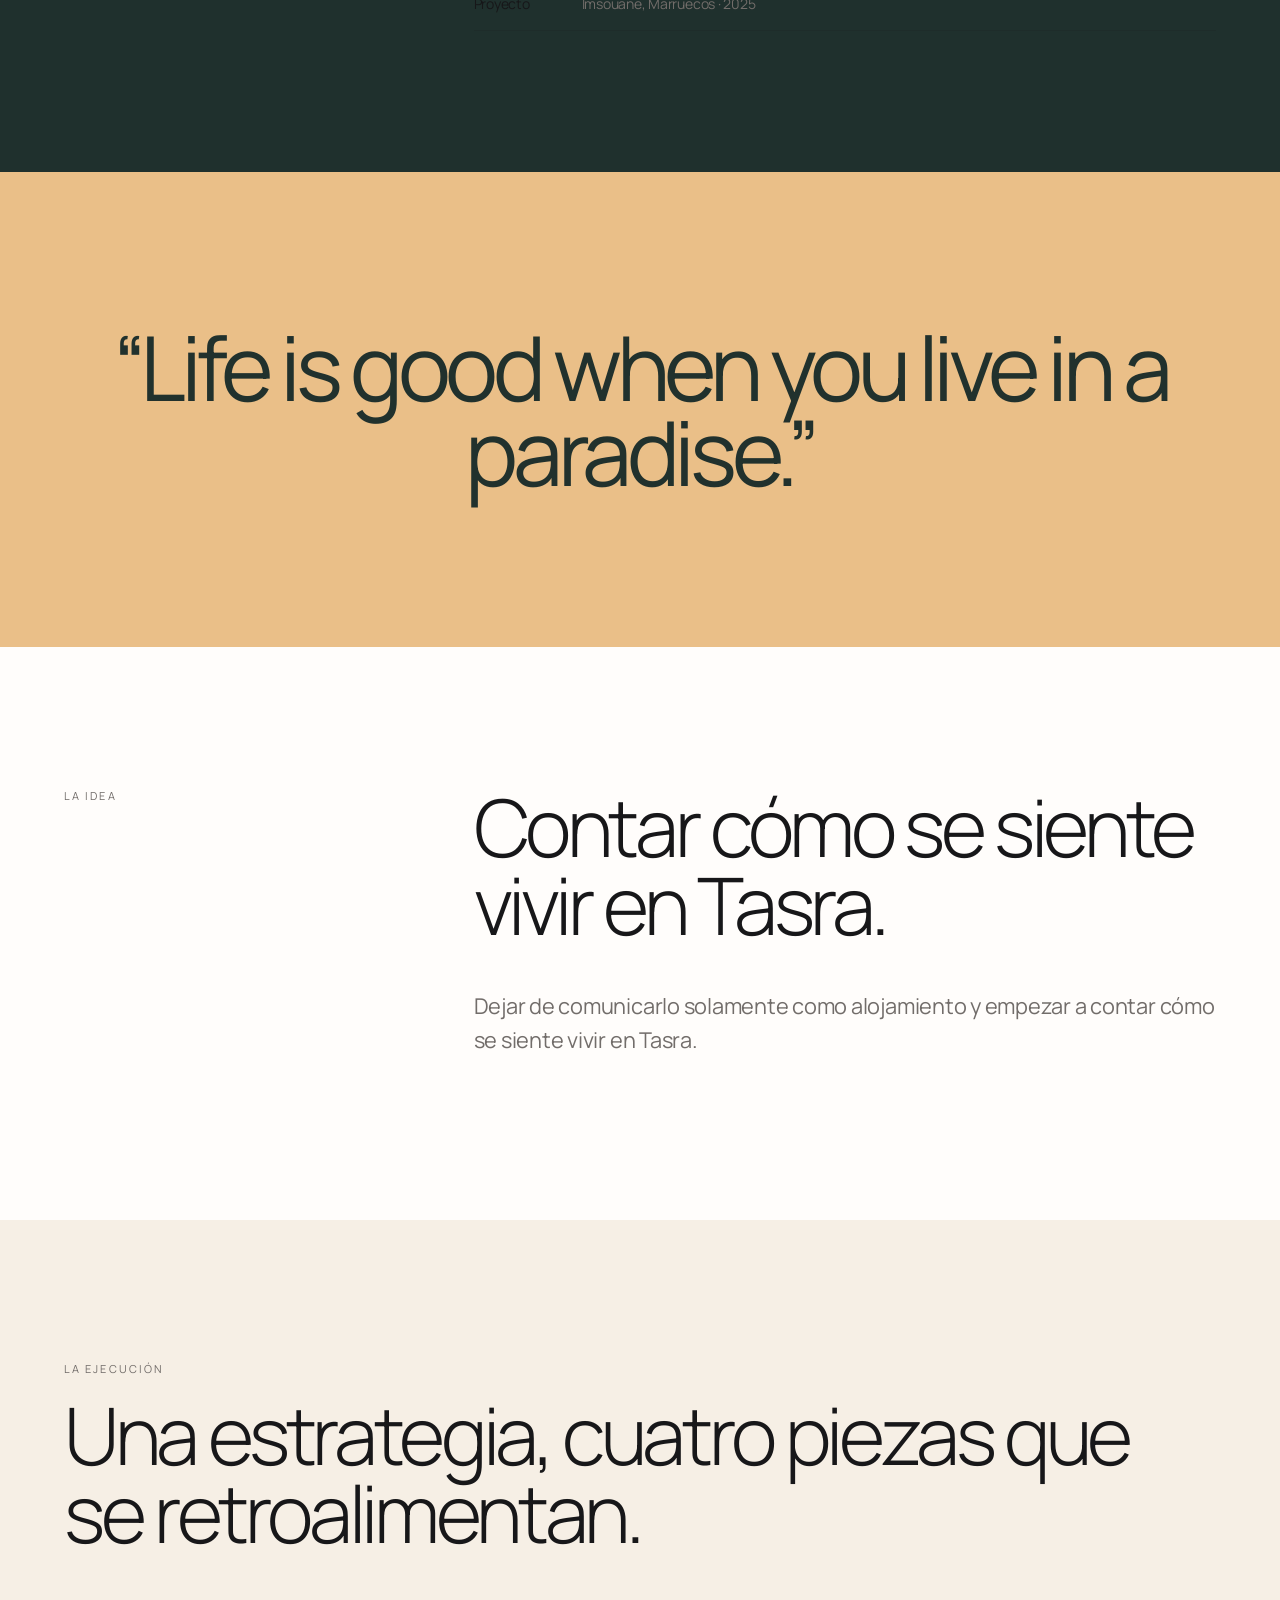
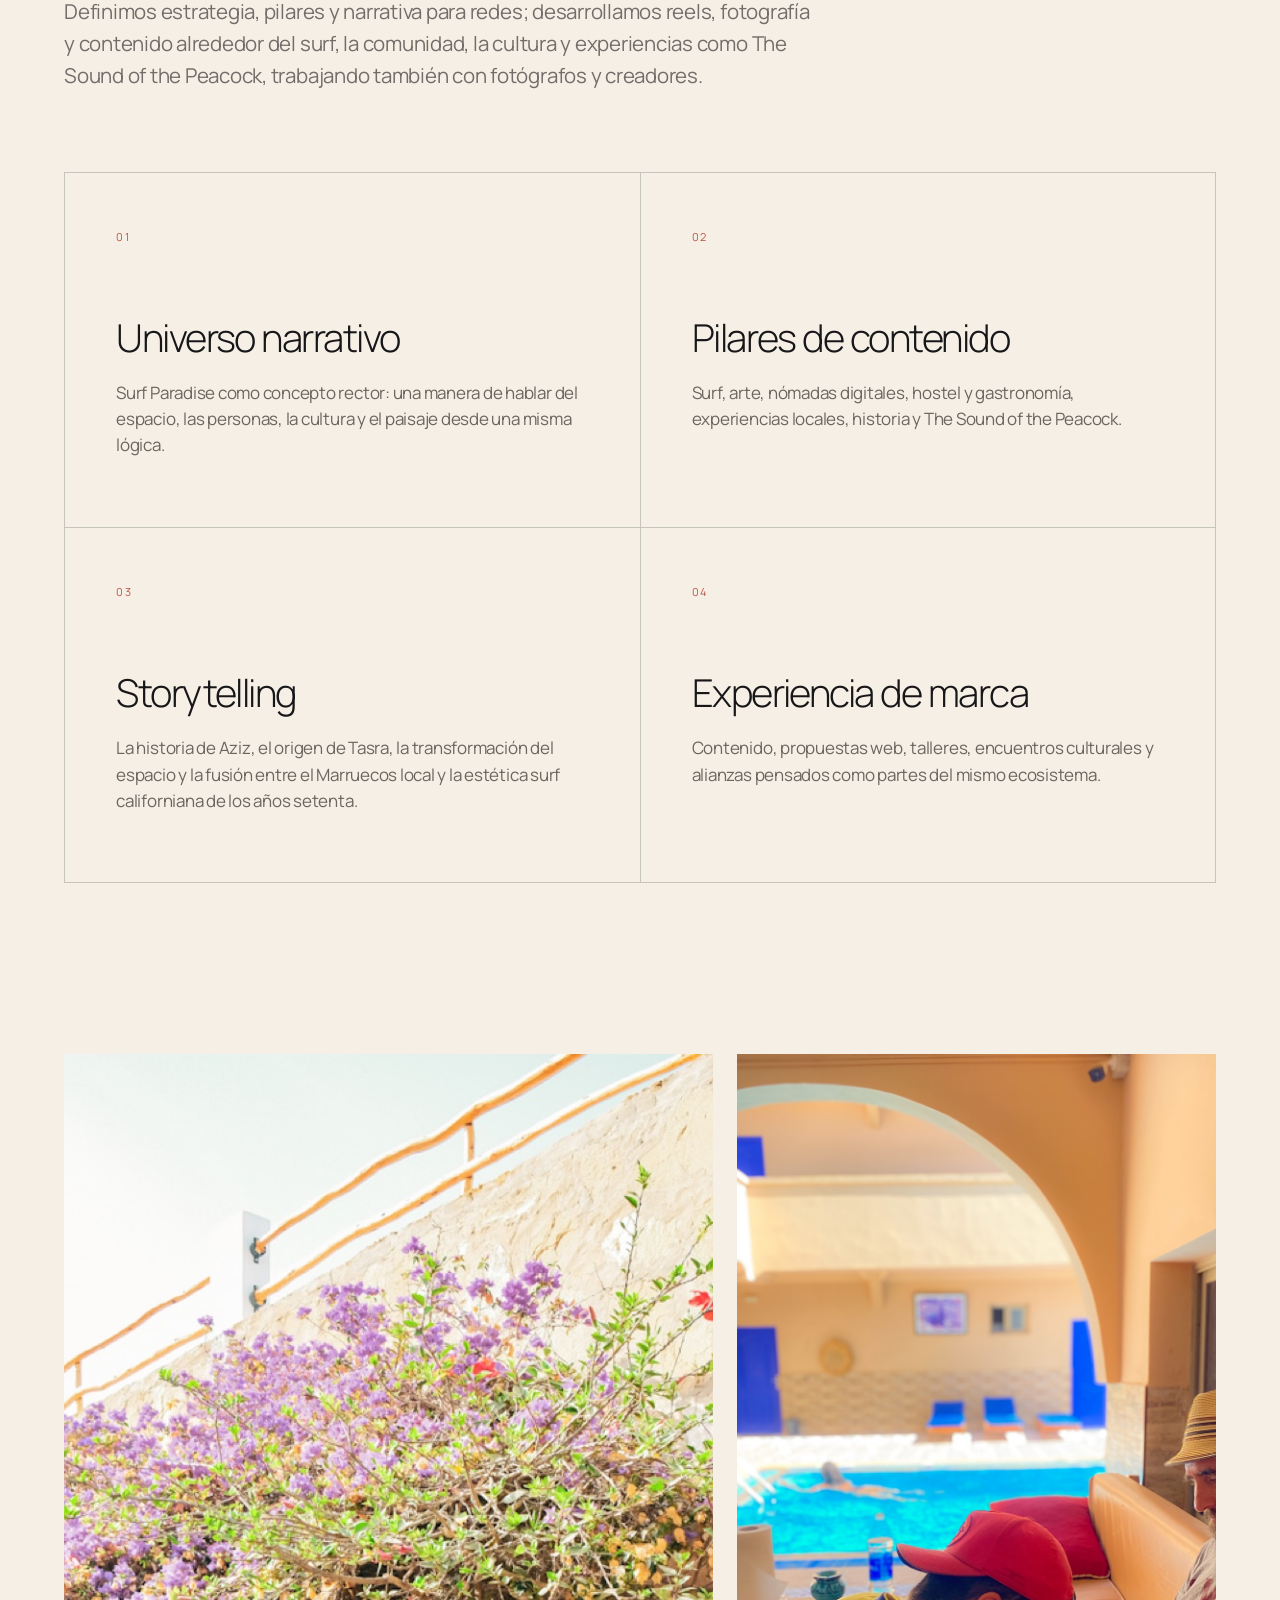
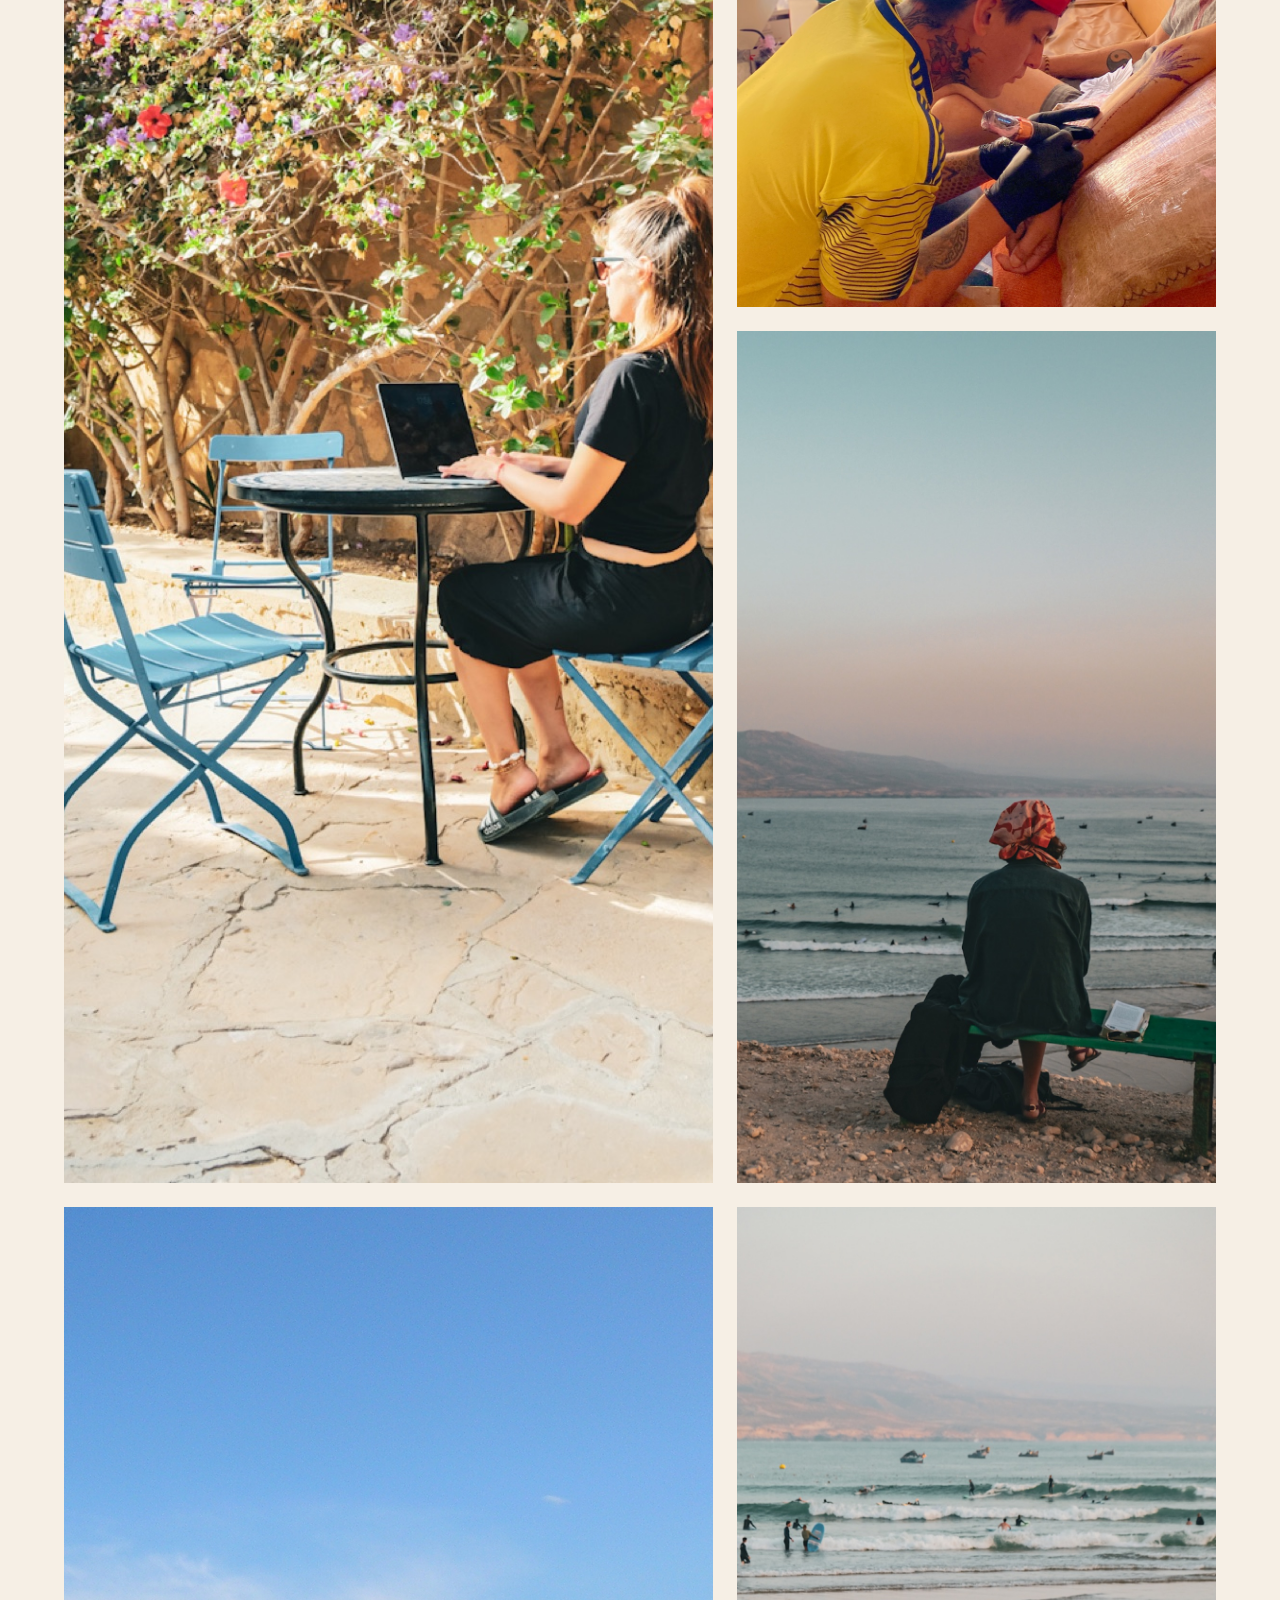
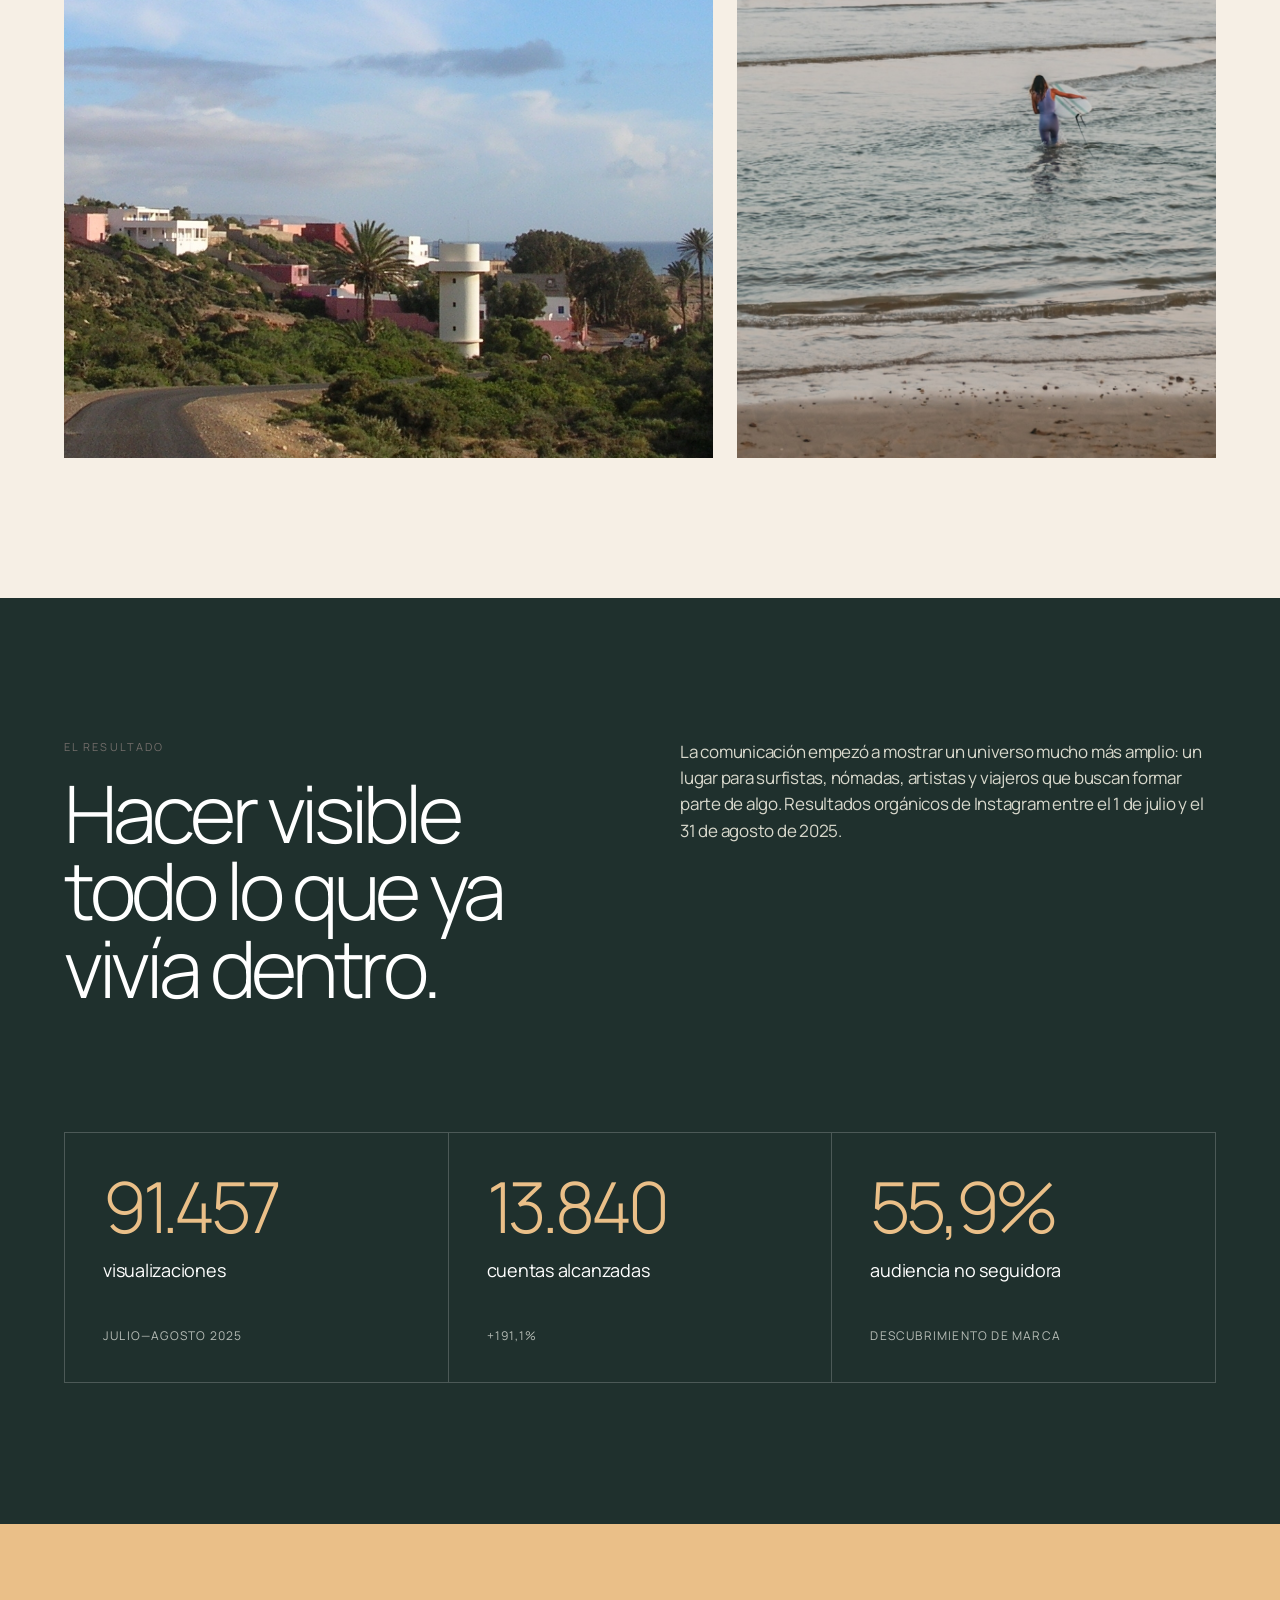
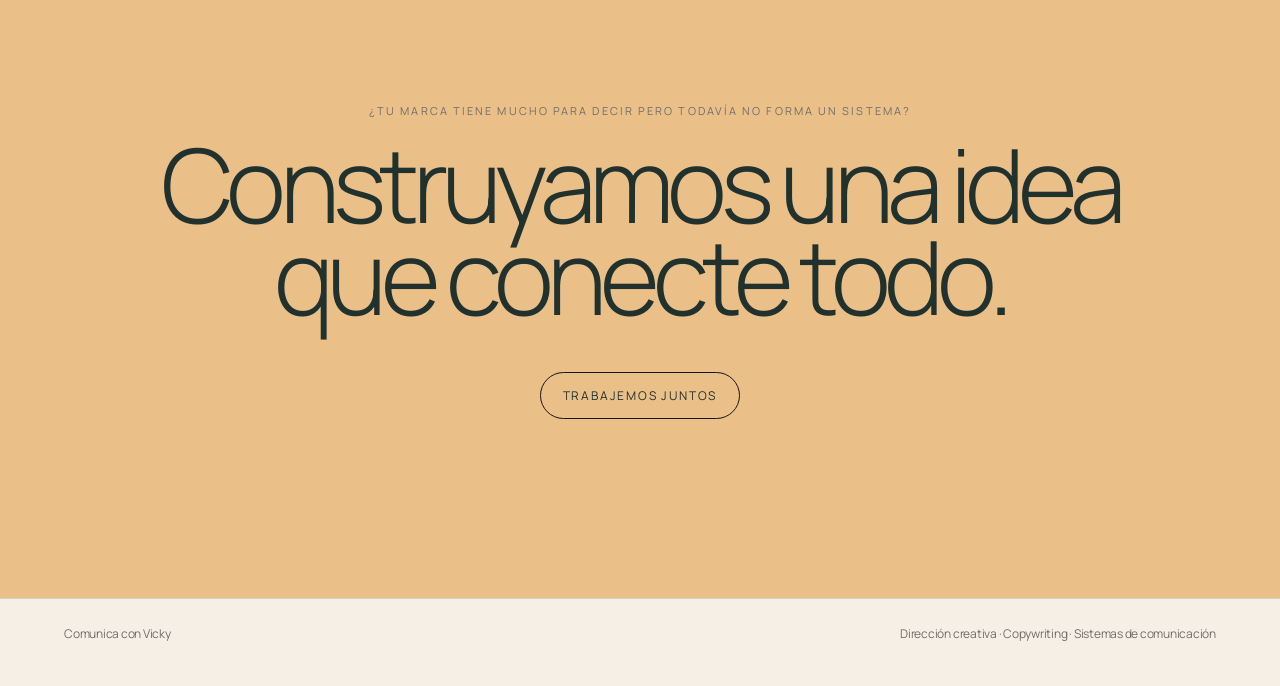
<file: public/portfolio/tasra.html>
<!doctype html>
<html lang="es">
<head>
  <meta charset="utf-8">
  <meta name="viewport" content="width=device-width,initial-scale=1">
  <meta name="description" content="Caso Tasra Surf Paradise: dirección creativa, estrategia, storytelling y sistema de contenidos para un surf hostel en Imsouane, Marruecos.">
  <title>Tasra Surf Paradise — Comunica con Vicky</title>
  <link rel="stylesheet" href="styles.css">
</head>
<body class="case-page tasra-page">
  <header class="nav">
    <div class="nav__inner shell">
      <a class="wordmark" href="index.html">Comunica con Vicky</a>
      <nav class="nav__links" aria-label="Navegación principal">
        <a href="index.html#casos">Proyectos</a>
        <a href="index.html#sobre-mi">Sobre mí</a>
        <a class="nav-cta" href="index.html#contacto">Trabajemos juntos</a>
      </nav>
    </div>
  </header>

  <main>
    <section class="tasra-hero">
      <img class="tasra-hero__image" src="assets/tasra/surf.jpg" alt="Surf en Imsouane, Marruecos">
      <div class="shell tasra-hero__content">
        <img class="tasra-hero__logo" src="assets/tasra/logo.png" alt="Tasra Surf Paradise">
        <p class="kicker">Dirección creativa · Estrategia · Storytelling · Contenido</p>
        <h1>Vivir el paraíso.</h1>
        <p class="tasra-hero__lead">Un sistema de comunicación para convertir un hostel de surf en una experiencia cultural, sensorial y comunitaria.</p>
      </div>
    </section>

    <section class="case-section tasra-intro">
      <div class="shell case-two-col">
        <p class="kicker">El desafío</p>
        <div class="case-prose">
          <h2>Tasra tenía mucho más para contar que habitaciones y surf.</h2>
          <p>Comunidad, música, cultura marroquí, comida, trabajo remoto, descanso y la vida cotidiana de Imsouane: un universo que todavía no estaba organizado ni era visible digitalmente.</p>
          <div class="case-meta">
            <span><b>Rol</b> Dirección creativa, estrategia y contenido</span>
            <span><b>Alcance</b> Identidad narrativa, Instagram, web y experiencias</span>
            <span><b>Proyecto</b> Imsouane, Marruecos · 2025</span>
          </div>
        </div>
      </div>
    </section>

    <section class="tasra-manifesto">
      <div class="shell"><p>“Life is good when you live in a paradise.”</p></div>
    </section>

    <section class="case-section tasra-idea">
      <div class="shell case-two-col">
        <p class="kicker">La idea</p>
        <div class="case-prose">
          <h2>Contar cómo se siente vivir en Tasra.</h2>
          <p>Dejar de comunicarlo solamente como alojamiento y empezar a contar cómo se siente vivir en Tasra.</p>
        </div>
      </div>
    </section>

    <section class="case-section tasra-system">
      <div class="shell">
        <div class="case-section__head"><p class="kicker">La ejecución</p><h2>Una estrategia, cuatro piezas que se retroalimentan.</h2>
          <p class="case-section__lead">Definimos estrategia, pilares y narrativa para redes; desarrollamos reels, fotografía y contenido alrededor del surf, la comunidad, la cultura y experiencias como The Sound of the Peacock, trabajando también con fotógrafos y creadores.</p></div>
        <div class="case-capabilities">
          <article><span>01</span><h3>Universo narrativo</h3><p>Surf Paradise como concepto rector: una manera de hablar del espacio, las personas, la cultura y el paisaje desde una misma lógica.</p></article>
          <article><span>02</span><h3>Pilares de contenido</h3><p>Surf, arte, nómadas digitales, hostel y gastronomía, experiencias locales, historia y The Sound of the Peacock.</p></article>
          <article><span>03</span><h3>Storytelling</h3><p>La historia de Aziz, el origen de Tasra, la transformación del espacio y la fusión entre el Marruecos local y la estética surf californiana de los años setenta.</p></article>
          <article><span>04</span><h3>Experiencia de marca</h3><p>Contenido, propuestas web, talleres, encuentros culturales y alianzas pensados como partes del mismo ecosistema.</p></article>
        </div>
      </div>
    </section>

    <section class="tasra-gallery">
      <div class="shell tasra-gallery__grid">
        <figure class="tasra-gallery__portrait"><img src="assets/tasra/digital-nomad.jpg" alt="Trabajo remoto desde Tasra Surf Paradise"></figure>
        <figure><img src="assets/tasra/art-hostel.jpg" alt="Arte y comunidad dentro de Tasra Surf Paradise"></figure>
        <figure><img src="assets/tasra/imsouane.jpg" alt="La experiencia de Imsouane frente al mar"></figure>
        <figure><img src="assets/tasra/history.jpg" alt="Historia y paisaje de Tasra Surf Paradise"></figure>
        <figure><img src="assets/tasra/surf.jpg" alt="Surf en la bahía de Imsouane"></figure>
      </div>
    </section>

    <section class="case-section tasra-results">
      <div class="shell">
        <div class="case-section__head case-section__head--split">
          <div><p class="kicker">El resultado</p><h2>Hacer visible todo lo que ya vivía dentro.</h2></div>
          <p>La comunicación empezó a mostrar un universo mucho más amplio: un lugar para surfistas, nómadas, artistas y viajeros que buscan formar parte de algo. Resultados orgánicos de Instagram entre el 1 de julio y el 31 de agosto de 2025.</p>
        </div>
        <div class="metric-grid">
          <article><strong>91.457</strong><span>visualizaciones</span><small>julio—agosto 2025</small></article>
          <article><strong>13.840</strong><span>cuentas alcanzadas</span><small>+191,1%</small></article>
          <article><strong>55,9%</strong><span>audiencia no seguidora</span><small>descubrimiento de marca</small></article>
        </div>
      </div>
    </section>

    <section class="case-next tasra-next">
      <div class="shell">
        <p class="kicker">¿Tu marca tiene mucho para decir pero todavía no forma un sistema?</p>
        <h2>Construyamos una idea que conecte todo.</h2>
        <a class="button button--dark" href="index.html#contacto">Trabajemos juntos</a>
      </div>
    </section>
  </main>

  <footer class="footer"><div class="shell footer__inner"><span>Comunica con Vicky</span><span>Dirección creativa · Copywriting · Sistemas de comunicación</span></div></footer>
  <script src="app.js"></script>
</body>
</html>
</file>
<file: public/portfolio/styles.css>
:root {
  --paper: #f6f1ed;
  --paper-2: #efe9e4;
  --ink: #171719;
  --muted: #726d6a;
  --line: rgba(23, 23, 25, 0.14);
  --coral: #e88991;
  --cyan: #b9dce0;
  --white: #fffdfb;
  --max: 1480px;
  --pad: clamp(22px, 5vw, 76px);
}

* { box-sizing: border-box; }
html { scroll-behavior: smooth; }
body {
  margin: 0;
  color: var(--ink);
  background: var(--paper);
  font-family: Inter, "Helvetica Neue", Arial, sans-serif;
  font-weight: 400;
  letter-spacing: -0.015em;
  overflow-x: clip;
}
a { color: inherit; text-decoration: none; }
img { display: block; max-width: 100%; }
button { font: inherit; }

/* Construcción progresiva: por ahora la experiencia pública contiene solo el hero. */
.hero-only main > section:not(.hero),
.hero-only .footer,
.hero-only .nav,
.hero-only .nav__links,
.hero-only .scroll-note { display: none; }
.hero-only { min-height: 100svh; }
.hero-only .hero--approved { padding-top: 24px; }

.shell { width: min(100%, var(--max)); margin: 0 auto; padding-inline: var(--pad); }
.nav {
  position: fixed; inset: 0 0 auto; z-index: 20;
  background: linear-gradient(rgba(249,243,242,.82) 18%, rgba(249,243,242,0));
  transition: background .3s ease, backdrop-filter .3s ease;
}
.nav.scrolled { background: rgba(246,241,237,.82); backdrop-filter: blur(16px); border-bottom: 1px solid var(--line); }
.nav__inner { height: 88px; display: flex; align-items: center; justify-content: space-between; }
.wordmark, .nav__links { text-transform: uppercase; letter-spacing: .22em; font-size: 11px; }
.wordmark { font-weight: 600; letter-spacing: .19em; }
.nav__links { display: flex; gap: clamp(18px, 3vw, 48px); }
.nav__links a { opacity: .68; transition: opacity .2s; }
.nav__links a:hover { opacity: 1; }

.hero { min-height: 100svh; position: relative; overflow: hidden; display: grid; align-items: center; padding-top: 88px; }
.hero--approved {
  padding-top:88px;
  display:grid;
  background:
    linear-gradient(118deg,
      #f9f3f2 0%,
      #faefef 17%,
      #f7f5f3 39%,
      #eef6f6 66%,
      #e5f2f3 84%,
      #edf1f3 100%);
}
.hero-original-grid { display:grid; grid-template-columns:minmax(430px,.92fr) minmax(520px,1.08fr); gap:clamp(18px,3vw,54px); align-items:center; position:relative; z-index:1; }
.hero-original-copy { position:relative; z-index:2; padding-top:12px; }
.hero-brand { margin:0 0 clamp(48px,7vh,88px); font-size:clamp(24px,2.35vw,38px); line-height:1; font-weight:550; letter-spacing:.095em; text-transform:uppercase; }
.hero-brand::after { content:none; }
.hero-specialty { margin-bottom:20px; color:var(--ink); opacity:.58; }
.hero-original-copy h1 { font-size:clamp(52px,5.1vw,80px); line-height:.98; text-transform:none; font-weight:350; letter-spacing:-.052em; max-width:720px; margin-bottom:30px; text-wrap:balance; }
.hero-original-copy .lead { max-width:590px; margin-bottom:36px; font-size:clamp(17px,1.28vw,21px); line-height:1.5; font-weight:300; letter-spacing:.005em; }
.hero-original-visual { min-width:0; display:grid; place-items:center; overflow:visible; transform:translateX(2%); }
.hero-original-visual img { width:119%; max-width:none; margin-left:-8%; object-fit:contain; filter:drop-shadow(0 30px 55px rgba(121,155,158,.12)); }
.hero::before {
  content: ""; position: absolute; inset: -10%;
  background:
    radial-gradient(ellipse at 18% 67%, rgba(242,157,168,.27) 0%, rgba(242,157,168,.12) 25%, transparent 52%),
    radial-gradient(ellipse at 79% 42%, rgba(146,213,220,.31) 0%, rgba(172,224,228,.15) 28%, transparent 57%),
    radial-gradient(ellipse at 53% 84%, rgba(212,193,219,.15) 0%, transparent 44%),
    radial-gradient(ellipse at 47% 25%, rgba(255,255,255,.72) 0%, transparent 48%);
  filter: blur(18px);
  opacity: .95;
  pointer-events: none;
}
.hero::after {
  content:"";
  position:absolute;
  inset:0;
  pointer-events:none;
  background:
    linear-gradient(105deg, transparent 17%, rgba(255,255,255,.28) 38%, transparent 58%),
    radial-gradient(ellipse at 67% 48%, rgba(255,255,255,.22), transparent 42%);
  mix-blend-mode:screen;
}
.hero__grid { position: relative; display: grid; grid-template-columns: minmax(330px,.85fr) minmax(540px,1.35fr); gap: clamp(28px, 5vw, 90px); align-items: center; }
.kicker { margin: 0 0 20px; text-transform: uppercase; letter-spacing: .19em; font-size: 11px; color: var(--muted); }
h1,h2,h3,p { margin-top: 0; }
h1 { font-size: clamp(52px, 6vw, 94px); line-height: .97; letter-spacing: -.055em; font-weight: 400; max-width: 720px; margin-bottom: 28px; }
.lead { max-width: 570px; font-size: clamp(18px,1.5vw,24px); line-height: 1.42; color: var(--muted); }
.actions { display: flex; gap: 22px; align-items: center; margin-top: 40px; }
.button { display: inline-flex; align-items: center; gap: 18px; border: 1px solid var(--ink); border-radius: 999px; padding: 14px 22px; font-size: 12px; text-transform: uppercase; letter-spacing: .15em; transition: .25s; }
.button:hover { background: var(--ink); color: var(--white); }
.button--quiet { border-color: transparent; padding-inline: 0; }
.button--quiet:hover { background: transparent; color: var(--ink); opacity: .55; }

.hero__organisms { height: min(64vw, 680px); min-height: 490px; position: relative; }
.organism-family { width:118%; max-width:none; position:absolute; left:-9%; top:50%; transform:translateY(-50%); mix-blend-mode:multiply; }
.organism { position: absolute; filter: drop-shadow(0 26px 42px rgba(66,57,55,.11)); mix-blend-mode: multiply; }
.organism--main { width: 76%; left: 0; bottom: 5%; animation: drift 9s ease-in-out infinite; }
.organism--frog { width: 29%; right: 2%; bottom: 5%; animation: drift 7s ease-in-out -2s infinite; }
.organism--squid { width: 34%; right: 10%; top: 2%; animation: drift 11s ease-in-out -5s infinite; }
.coral { position:absolute; width: 170px; height: 210px; border: 14px solid rgba(232,137,145,.11); border-radius: 52% 48% 38% 62%; filter: blur(1px); opacity:.5; }
.coral::before,.coral::after { content:""; position:absolute; width:65px; height:120px; border:12px solid rgba(185,220,224,.17); border-bottom:0; border-radius:50% 50% 0 0; }
.coral::before { left:-55px; top:72px; transform:rotate(-24deg); }
.coral::after { right:-52px; top:28px; transform:rotate(32deg); }
.coral--a { right:-90px; bottom:-80px; transform:rotate(19deg); }
.scroll-note { position:absolute; left:50%; bottom:24px; transform:translateX(-50%); font-size:10px; letter-spacing:.2em; text-transform:uppercase; color:var(--muted); }

.reef { position:absolute; pointer-events:none; width:230px; height:280px; opacity:.42; filter:blur(.3px); }
.reef::before,.reef::after { content:""; position:absolute; bottom:0; border:16px solid rgba(232,137,145,.2); border-bottom:0; border-radius:60% 60% 0 0; }
.reef::before { width:92px; height:245px; left:55px; transform:rotate(9deg); }
.reef::after { width:68px; height:175px; left:5px; transform:rotate(-24deg); border-color:rgba(185,220,224,.28); }
.reef--left { left:-60px; bottom:-105px; transform:rotate(-8deg); }
.reef--right { right:-70px; bottom:-120px; transform:scaleX(-1) rotate(-12deg); }

.organism-scene { min-height:820px; position:relative; overflow:hidden; display:grid; align-items:center; background:#111518; color:var(--white); }
.organism-scene::before { content:""; position:absolute; inset:0; background:radial-gradient(circle at 72% 42%,rgba(185,220,224,.09),transparent 34%),radial-gradient(circle at 20% 75%,rgba(232,137,145,.09),transparent 27%); }
.organism-scene__grid { position:relative; z-index:1; display:grid; grid-template-columns:minmax(390px,.9fr) minmax(500px,1.1fr); gap:clamp(50px,7vw,120px); align-items:center; }
.organism-scene__grid--reverse { grid-template-columns:minmax(500px,1.1fr) minmax(390px,.9fr); }
.organism-scene__copy h2 { font-size:clamp(48px,6vw,86px); line-height:.98; letter-spacing:-.055em; font-weight:400; margin-bottom:32px; }
.organism-scene__copy p:not(.kicker) { color:#bbb5b1; font-size:clamp(18px,1.6vw,24px); line-height:1.55; max-width:620px; }
.organism-scene .kicker { color:#aaa5a1; }
.button--light { border-color:rgba(255,255,255,.62); margin-top:25px; }
.button--light:hover { background:var(--white); color:var(--ink); }
.organism-stage { min-height:590px; width:100%; display:grid; place-items:center; position:relative; overflow:visible; }
.organism-stage img { width:100%; height:650px; object-fit:contain; filter:drop-shadow(0 30px 45px rgba(0,0,0,.16)); }
.organism-scene--frog .organism-stage img { height:610px; }
.reef--dark-left { left:-50px; bottom:-100px; opacity:.28; }
.reef--dark-right { right:-65px; bottom:-105px; opacity:.25; transform:scaleX(-1); }
.reef--dark-left::before,.reef--dark-left::after,.reef--dark-right::before,.reef--dark-right::after { border-color:rgba(232,137,145,.24); }

section { padding: clamp(96px, 12vw, 190px) 0; }
.section-head { display:grid; grid-template-columns: 1fr 1.25fr; gap:60px; padding-bottom:72px; border-bottom:1px solid var(--line); }
.section-head h2 { font-size:clamp(40px,5vw,74px); line-height:1; letter-spacing:-.045em; font-weight:400; }
.section-head p { font-size:clamp(20px,2vw,30px); line-height:1.35; color:var(--muted); max-width:760px; }

.pillars { background:var(--white); position:relative; overflow:hidden; }
.pillar-grid { display:grid; grid-template-columns:repeat(3,1fr); gap:1px; background:var(--line); margin-top:72px; border:1px solid var(--line); }
.pillar { min-height:420px; padding:36px; background:var(--white); display:flex; flex-direction:column; }
.pillar__number { color:var(--muted); font-size:11px; letter-spacing:.18em; }
.pillar h3 { font-size:clamp(28px,3vw,44px); font-weight:400; letter-spacing:-.035em; margin:64px 0 18px; }
.pillar p { color:var(--muted); font-size:17px; line-height:1.55; }
.pillar__link { margin-top:auto; padding-top:36px; font-size:11px; letter-spacing:.17em; text-transform:uppercase; }

.work-grid { display:grid; grid-template-columns:1.2fr .8fr; gap:clamp(24px,5vw,78px); align-items:start; margin-top:80px; }
.case-card { position:relative; }
.case-card:nth-child(2) { margin-top:170px; }
.case-card__visual { aspect-ratio:4/3; background:var(--paper-2); overflow:hidden; position:relative; }
.case-card__visual::after { content:""; position:absolute; inset:0; background:linear-gradient(145deg, rgba(232,137,145,.08), rgba(185,220,224,.15)); }
.case-card__meta { display:flex; justify-content:space-between; gap:24px; padding-top:20px; }
.case-card h3 { font-size:24px; font-weight:400; }
.case-card p { color:var(--muted); font-size:13px; text-align:right; }

.process { background:var(--ink); color:var(--white); }
.process .kicker,.process p { color:#aaa5a1; }
.process-list { margin-top:70px; }
.process-row { display:grid; grid-template-columns:90px .7fr 1.3fr; gap:30px; padding:35px 0; border-top:1px solid rgba(255,255,255,.18); align-items:start; }
.process-row h3 { font-size:28px; font-weight:400; }
.process-row p { font-size:17px; line-height:1.55; max-width:700px; }

.contact { min-height:76vh; display:grid; align-items:center; text-align:center; position:relative; overflow:hidden; }
.contact h2 { font-size:clamp(52px,8vw,118px); line-height:.9; font-weight:400; letter-spacing:-.06em; max-width:1100px; margin:0 auto 46px; }
.footer { border-top:1px solid var(--line); padding:26px 0 44px; color:var(--muted); font-size:12px; }
.footer__inner { display:flex; justify-content:space-between; gap:24px; }

.page-hero { padding:180px 0 90px; }
.page-hero h1 { max-width:1050px; }
.page-meta { display:grid; grid-template-columns:repeat(3,1fr); border-top:1px solid var(--line); margin-top:70px; padding-top:28px; gap:30px; }
.page-meta dt { color:var(--muted); text-transform:uppercase; letter-spacing:.16em; font-size:10px; margin-bottom:10px; }
.page-meta dd { margin:0; font-size:18px; }
.feature { min-height:66vh; background:linear-gradient(145deg,rgba(232,137,145,.2),rgba(185,220,224,.25)); display:grid; place-items:center; overflow:hidden; }
.feature img { max-height:620px; width:auto; mix-blend-mode:multiply; }
.article { max-width:880px; margin:0 auto; padding:120px var(--pad); }
.article h2 { font-size:45px; font-weight:400; letter-spacing:-.04em; }
.article p { font-size:21px; line-height:1.65; color:var(--muted); }

@keyframes drift { 0%,100%{transform:translate3d(0,0,0) rotate(0)} 50%{transform:translate3d(0,-10px,0) rotate(.7deg)} }
@media (prefers-reduced-motion:reduce){ *{scroll-behavior:auto!important;animation:none!important;transition:none!important} }
@media (max-width:900px){
  .nav__links a:not(:last-child){display:none}.hero-original-grid{grid-template-columns:1fr;padding-top:55px}.hero-brand{margin-bottom:38px}.hero-original-copy{position:relative;z-index:2}.hero-original-visual{margin-top:-52px;transform:none}.hero-original-visual img{width:104%;margin-left:-2%}.section-head{grid-template-columns:1fr;gap:20px}.pillar-grid{grid-template-columns:1fr}.pillar{min-height:310px}.work-grid{grid-template-columns:1fr}.case-card:nth-child(2){margin-top:30px}.process-row{grid-template-columns:50px 1fr}.process-row p{grid-column:2}.page-meta{grid-template-columns:1fr}.footer__inner{flex-direction:column}.organism-scene__grid,.organism-scene__grid--reverse{grid-template-columns:1fr;gap:25px}.organism-scene{padding:110px 0}.organism-stage{min-height:440px}.organism-stage img,.organism-scene--frog .organism-stage img{width:100%;height:560px}.organism-scene__grid--reverse .organism-stage{order:2}
}
@media (max-width:560px){
  .nav__inner{height:72px}.wordmark{font-size:9px}.hero--approved{min-height:100svh;padding-top:72px}.hero-only .hero--approved{padding-top:16px}.hero-original-grid{padding-top:38px}.hero-brand{font-size:19px;letter-spacing:.08em;margin-bottom:34px}.hero-original-copy h1{font-size:45px;line-height:1}.hero-original-copy .lead{font-size:17px}.hero-original-visual{margin-top:-8px}.hero-original-visual img{width:112%;margin-left:-6%}.actions{align-items:flex-start;flex-direction:column}.scroll-note{display:none}.page-hero{padding-top:130px}.organism-scene{min-height:0}.organism-stage{min-height:360px}.organism-stage img,.organism-scene--frog .organism-stage img{height:390px}.reef{transform:scale(.7)}
}

/* Home publicable v1 */
.hero-actions,.contact__actions,.about__links { display:flex; align-items:center; gap:26px; flex-wrap:wrap; }
.text-link { display:inline-block; font-size:12px; letter-spacing:.14em; text-transform:uppercase; border-bottom:1px solid currentColor; padding-bottom:5px; }
.hero-original-copy h1 { font-size:clamp(44px,4.4vw,72px); max-width:760px; }
.hero-original-visual img { width:116%; }

.intro-statement { padding:clamp(90px,10vw,150px) 0; background:#111518; color:var(--white); }
.intro-statement__grid { display:grid; grid-template-columns:.55fr 1.45fr; gap:clamp(35px,8vw,120px); align-items:start; }
.intro-statement .kicker { color:#aaa5a1; }
.intro-statement__text { font-size:clamp(30px,4.2vw,66px); line-height:1.08; letter-spacing:-.045em; max-width:1050px; }

.section-head--compact { padding-bottom:55px; }
.section-head--compact > p { font-size:clamp(18px,1.7vw,25px); max-width:680px; }
.pillar-grid--editorial .pillar { min-height:460px; }
.pillar__verb { margin-top:auto; color:var(--coral); font-size:13px; text-transform:uppercase; letter-spacing:.18em; }

.offer { background:#111518; color:var(--white); }
.offer__grid { display:grid; grid-template-columns:.85fr 1.15fr; gap:clamp(70px,9vw,150px); align-items:start; }
.offer__intro { position:sticky; top:130px; }
.offer__intro .kicker { color:#aaa5a1; }
.offer__intro h2 { font-size:clamp(48px,6vw,88px); line-height:.94; font-weight:350; letter-spacing:-.055em; }
.offer__intro > p:not(.kicker) { font-size:clamp(18px,1.5vw,23px); line-height:1.55; color:#bbb5b1; max-width:620px; }
.offer-row { display:grid; grid-template-columns:58px 1fr; gap:25px; padding:30px 0; border-top:1px solid rgba(255,255,255,.18); }
.offer-row > span { font-size:11px; color:#aaa5a1; letter-spacing:.14em; }
.offer-row h3 { font-size:clamp(25px,2.5vw,38px); font-weight:400; margin-bottom:10px; }
.offer-row p { color:#aaa5a1; font-size:17px; line-height:1.55; }

.work { background:#f8f3ef; }
.case-list { margin-top:72px; }
.case-feature { display:grid; grid-template-columns:1.2fr .8fr; min-height:610px; border:1px solid var(--line); background:var(--white); }
.case-feature__image { min-height:540px; overflow:hidden; }
.case-feature__image img,.case-mini__image img { width:100%; height:100%; object-fit:cover; transition:transform .6s ease; }
.case-feature:hover img,.case-mini:hover img { transform:scale(1.025); }
.case-feature__copy { padding:clamp(34px,5vw,72px); display:flex; flex-direction:column; align-items:flex-start; }
.case-feature__copy h3 { font-size:clamp(38px,4.7vw,72px); line-height:.95; font-weight:350; letter-spacing:-.05em; }
.case-feature__copy > p:not(.kicker) { font-size:18px; line-height:1.55; color:var(--muted); }
.case-feature__copy strong { margin-top:auto; font-size:clamp(20px,2vw,30px); font-weight:450; }
.case-feature__copy .text-link { margin-top:25px; }
.case-grid { display:grid; grid-template-columns:repeat(3,1fr); gap:1px; background:var(--line); border:1px solid var(--line); margin-top:30px; }
.case-mini { background:var(--white); padding:24px; min-height:610px; display:flex; flex-direction:column; }
.case-mini__image { aspect-ratio:4/3; overflow:hidden; background:var(--paper-2); margin-bottom:26px; }
.case-mini h3 { font-size:clamp(29px,3.2vw,48px); font-weight:350; letter-spacing:-.04em; margin-bottom:15px; }
.case-mini > p:not(.kicker) { color:var(--muted); font-size:17px; line-height:1.52; max-width:620px; }
.case-mini--pending { color:#c4dfe2; background:#111518; }
.case-mini--pending .kicker,.case-mini--pending > p:not(.kicker) { color:#aaa5a1; }
.case-mini__image--pending { display:grid; place-items:center; background:radial-gradient(circle at 70% 30%,rgba(185,220,224,.28),transparent 38%),radial-gradient(circle at 25% 72%,rgba(232,137,145,.22),transparent 42%),#181d20; }
.case-mini__image--pending span { font-size:clamp(30px,5vw,70px); letter-spacing:.08em; text-transform:uppercase; }
.case-mini--tasra { background:#f4e6d3; }
.case-mini--tasra .case-mini__image { aspect-ratio:3/4; }

.about { background:var(--white); }
.about__grid,.journal__grid { display:grid; grid-template-columns:.9fr 1.1fr; gap:clamp(50px,9vw,150px); }
.about h2,.journal h2 { font-size:clamp(48px,6vw,86px); line-height:.96; font-weight:350; letter-spacing:-.055em; }
.about__copy > p,.journal__grid > div:last-child p { font-size:clamp(18px,1.55vw,23px); line-height:1.58; color:var(--muted); }
.about__links { margin-top:38px; }
.booking-slot {
  display:inline-flex;
  align-items:center;
  min-height:48px;
  padding:0 19px;
  border:1px dashed rgba(23,23,25,.28);
  border-radius:999px;
  color:var(--muted);
  font-size:13px;
  letter-spacing:.05em;
}

.journal { background:linear-gradient(120deg,#f6e8e9 0%,#f7f4f2 44%,#e4f1f2 100%); }
.contact__lead { max-width:690px; margin:0 auto 38px; color:var(--muted); font-size:clamp(18px,1.5vw,23px); line-height:1.5; }
.contact__actions { justify-content:center; }

@media (max-width:900px){
  .intro-statement__grid,.offer__grid,.case-feature,.about__grid,.journal__grid{grid-template-columns:1fr}
  .offer__intro{position:static}.case-feature__image{min-height:420px}.case-grid{grid-template-columns:1fr}.case-mini{min-height:0}.nav__links a:nth-child(-n+3){display:none}
}
@media (max-width:560px){
  .hero-original-copy h1{font-size:42px}.hero-brand{margin-bottom:30px}.hero-original-visual{margin-top:10px}.case-feature__image{min-height:300px}.case-feature__copy{padding:30px}.case-mini{padding:16px}.intro-statement__text{font-size:34px}.nav__links a{display:none!important}
}

/* Cognition case study */
@font-face { font-family:'Manrope'; src:url('assets/fonts/manrope-300.ttf') format('truetype'); font-style:normal; font-weight:300; font-display:swap; }
@font-face { font-family:'Manrope'; src:url('assets/fonts/manrope-400.ttf') format('truetype'); font-style:normal; font-weight:400; font-display:swap; }
@font-face { font-family:'Manrope'; src:url('assets/fonts/manrope-600.ttf') format('truetype'); font-style:normal; font-weight:600; font-display:swap; }
.case-page { background:#f8f3ef; color:var(--ink); font-family:'Manrope',Arial,sans-serif; }
.cognition-page main { display:flex; flex-direction:column; }
.cognition-page .case-hero { order:1; }
.cognition-page .cognition-challenge { order:2; }
.cognition-page .cognition-intervention { order:3; }
.cognition-page .cognition-results { order:4; }
.cognition-page .cognition-work { order:5; }
.cognition-page .case-next { order:6; }
.case-hero { padding:clamp(160px,18vw,260px) 0 95px; }
.case-hero__grid { display:grid; grid-template-columns:1.05fr .95fr; gap:clamp(50px,9vw,145px); align-items:end; }
.case-hero h1 { margin:15px 0 0; font-size:clamp(80px,12vw,190px); line-height:.78; font-weight:330; letter-spacing:-.075em; }
.cognition-logo-lockup { margin-top:25px; padding:0; background:transparent; }
.cognition-logo-lockup img { display:block; width:100%; height:auto; }
.case-hero__summary > p { font-size:clamp(24px,2.6vw,40px); line-height:1.17; letter-spacing:-.035em; }
.case-meta { display:grid; gap:0; margin-top:50px; border-top:1px solid var(--line); }
.case-meta span { display:grid; grid-template-columns:90px 1fr; gap:18px; padding:16px 0; border-bottom:1px solid var(--line); color:var(--muted); font-size:14px; line-height:1.4; }
.case-meta b { color:var(--ink); font-weight:500; }
.case-external { margin-top:28px; }
.case-cover { padding-bottom:120px; }
.case-cover img { width:100%; max-height:900px; object-fit:contain; background:linear-gradient(145deg,#d9eff7,#077dcc); }
.case-section { padding:clamp(95px,11vw,170px) 0; background:var(--white); }
.case-section--dark { background:#111518; color:var(--white); }
.case-section--soft { background:linear-gradient(125deg,#f6e7e8,#eff6f5); }
.case-two-col { display:grid; grid-template-columns:.55fr 1.45fr; gap:clamp(50px,10vw,170px); }
.case-prose { max-width:950px; }
.case-prose h2,.case-section__head h2 { font-size:clamp(45px,6.2vw,94px); line-height:.98; letter-spacing:-.055em; font-weight:350; margin:0 0 45px; }
.case-prose p { font-size:clamp(19px,1.7vw,25px); line-height:1.58; color:var(--muted); }
.case-section__head { max-width:1100px; margin-bottom:80px; }
.case-section--dark .kicker,.case-section--dark .case-capabilities p { color:#aaa5a1; }
.case-capabilities { display:grid; grid-template-columns:repeat(2,1fr); border-top:1px solid rgba(255,255,255,.2); border-left:1px solid rgba(255,255,255,.2); }
.case-capabilities article { min-height:330px; padding:clamp(28px,4vw,55px); border-right:1px solid rgba(255,255,255,.2); border-bottom:1px solid rgba(255,255,255,.2); }
.case-capabilities article > span { font-size:11px; color:var(--coral); letter-spacing:.15em; }
.case-capabilities h3 { margin:65px 0 16px; font-size:clamp(29px,3vw,46px); font-weight:350; letter-spacing:-.04em; }
.case-capabilities p { font-size:17px; line-height:1.55; max-width:520px; }
.case-section__head--split { max-width:none; display:grid; grid-template-columns:1fr 1fr; gap:80px; align-items:start; }
.case-section__head--split > p:last-child { color:var(--muted); font-size:17px; line-height:1.55; max-width:600px; }
.case-work { padding:clamp(100px,12vw,180px) 0; background:#ece8e5; }
.case-work__head { display:grid; grid-template-columns:.45fr 1.05fr .5fr; gap:clamp(35px,7vw,110px); align-items:end; margin-bottom:70px; }
.case-work__head h2 { margin:0; font-size:clamp(48px,6vw,90px); line-height:.94; font-weight:350; letter-spacing:-.055em; }
.case-work__head > p:last-child { margin:0; color:var(--muted); font-size:17px; line-height:1.55; }
.work-media-grid { display:grid; grid-template-columns:repeat(2,1fr); gap:30px; }
.work-project { grid-column:1/-1; margin-top:70px; padding:28px 0 10px; display:grid; grid-template-columns:90px 1fr; gap:35px; border-top:1px solid var(--line); }
.work-project:first-child { margin-top:0; }
.work-project > span { color:var(--coral); font-size:12px; letter-spacing:.16em; }
.work-project h3 { margin:0 0 12px; font-size:clamp(42px,5vw,78px); line-height:.95; font-weight:350; letter-spacing:-.055em; }
.work-project p { max-width:780px; margin:0; color:var(--muted); font-size:18px; line-height:1.5; }
.work-year { grid-column:1/-1; padding:24px 0 8px; display:grid; grid-template-columns:.35fr 1.65fr; gap:40px; align-items:start; border-top:1px solid var(--line); }
.work-year span { font-size:clamp(55px,7vw,105px); line-height:.85; font-weight:350; letter-spacing:-.06em; }
.work-year p { max-width:700px; margin:0; color:var(--muted); font-size:18px; line-height:1.5; }
.work-year--2025 { margin-top:70px; }
.work-media { margin:0; background:var(--white); overflow:hidden; }
.work-media--video { grid-column:1/-1; }
.work-media img,.work-media video { display:block; width:100%; aspect-ratio:16/10; object-fit:contain; background:#111518; }
.work-media--video video { aspect-ratio:16/9; object-fit:contain; }
.work-media figcaption { display:flex; justify-content:space-between; gap:30px; padding:20px 23px 24px; }
.work-media figcaption b { font-weight:500; }
.work-media figcaption span { max-width:420px; color:var(--muted); text-align:right; line-height:1.4; }
.metric-grid { display:grid; grid-template-columns:repeat(3,1fr); border-top:1px solid var(--line); border-left:1px solid var(--line); }
.metric-grid article { min-height:250px; padding:38px; display:flex; flex-direction:column; border-right:1px solid var(--line); border-bottom:1px solid var(--line); }
.metric-grid strong { font-size:clamp(44px,5.5vw,85px); line-height:1; font-weight:350; letter-spacing:-.06em; color:#087dc7; }
.metric-grid span { margin-top:17px; font-size:18px; }
.metric-grid small { margin-top:auto; color:var(--muted); font-size:12px; text-transform:uppercase; letter-spacing:.1em; }
.cognition-result-summary { display:grid; grid-template-columns:1.15fr .85fr; gap:clamp(45px,8vw,120px); align-items:end; margin-top:70px; padding-top:52px; border-top:1px solid var(--line); }
.cognition-result-summary h3 { max-width:760px; margin:0; font-size:clamp(38px,4.8vw,72px); font-weight:350; line-height:1; letter-spacing:-.05em; }
.cognition-result-summary p { max-width:610px; margin:0; color:var(--muted); font-size:18px; line-height:1.6; }
.case-gallery { padding:30px 0 140px; background:var(--white); }
.case-gallery__grid { display:grid; grid-template-columns:1fr 1fr; gap:30px; }
.case-gallery figure { margin:0; background:#eef1f4; }
.case-gallery figure img { width:100%; aspect-ratio:1.15/1; object-fit:contain; }
.case-gallery__wide { grid-column:1/-1; }
.case-gallery__wide img { aspect-ratio:2.1/1!important; }
.case-gallery figcaption { padding:18px 22px 22px; color:var(--muted); font-size:14px; }
.case-gallery__statement { min-height:100%; padding:clamp(35px,5vw,75px); display:flex; align-items:flex-end; background:#111518; color:var(--white); }
.case-gallery__statement p { margin:0; font-size:clamp(29px,3.8vw,58px); line-height:1.08; letter-spacing:-.045em; }
.case-next { padding:clamp(110px,14vw,210px) 0; text-align:center; background:#c4dfe2; }
.case-next h2 { max-width:1100px; margin:20px auto 50px; font-size:clamp(55px,8vw,118px); line-height:.9; font-weight:350; letter-spacing:-.065em; }

/* Klaus Euro Trip — the published reels are the case evidence */
.klaus-page .case-hero h1 { letter-spacing:-.06em; line-height:.82; }
.klaus-story { padding:clamp(72px,8vw,115px) 0; background:#eef1ff; }
.klaus-story__head { display:grid; grid-template-columns:.35fr 1.1fr .55fr; gap:clamp(30px,5vw,80px); align-items:end; margin-bottom:clamp(42px,5vw,72px); }
.klaus-story__head h2 { margin:0; font-size:clamp(58px,7.2vw,112px); font-weight:350; line-height:.9; letter-spacing:-.06em; }
.klaus-story__head > p:last-child { max-width:510px; margin:0; color:var(--muted); font-size:18px; line-height:1.55; }
.klaus-story__grid { display:grid; grid-template-columns:repeat(2,minmax(0,1fr)); gap:clamp(20px,3vw,42px) clamp(22px,3vw,42px); }
.klaus-page .case-capabilities { grid-template-columns:repeat(3,minmax(0,1fr)); }
.klaus-chapter { min-width:0; padding-top:22px; border-top:1px solid rgba(23,23,25,.2); }
.klaus-chapter header { min-height:190px; display:grid; grid-template-columns:52px 1fr; align-content:start; column-gap:12px; }
.klaus-chapter header > span { grid-row:1/3; color:var(--coral-deep); font-size:12px; letter-spacing:.16em; }
.klaus-chapter header > p { margin:0 0 15px; color:var(--muted); font-size:11px; letter-spacing:.16em; text-transform:uppercase; }
.klaus-chapter h3 { grid-column:2; max-width:560px; margin:0; font-size:clamp(34px,3.6vw,58px); font-weight:350; line-height:.98; letter-spacing:-.05em; }
.klaus-reel { position:relative; overflow:hidden; display:grid; place-items:start center; width:100%; min-height:650px; background:#fff; }
.klaus-reel .instagram-media { width:100%!important; min-width:0!important; max-width:none!important; margin:0!important; }
.klaus-reel > iframe { display:block!important; width:100%!important; min-height:650px!important; border:0!important; background:#fff; }
.klaus-chapter > p { max-width:650px; margin:24px 0 18px; color:var(--muted); font-size:17px; line-height:1.58; }
.klaus-chapter > a,.klaus-chapter__links a { color:var(--ink); font-size:10px; letter-spacing:.13em; text-decoration:none; text-transform:uppercase; border-bottom:1px solid currentColor; opacity:.58; }
.klaus-chapter__links { display:flex; flex-wrap:wrap; gap:14px 26px; margin-top:18px; }
.klaus-continuation { grid-column:1/-1; margin:0; padding:clamp(28px,4vw,50px); background:#111518; color:var(--white); }
.klaus-continuation > header { display:grid; grid-template-columns:.35fr 1fr .65fr; gap:clamp(22px,4vw,52px); align-items:end; margin-bottom:24px; }
.klaus-continuation > header .kicker { color:var(--coral); }
.klaus-continuation > header h3 { margin:0; font-size:clamp(38px,5vw,74px); font-weight:350; line-height:.95; letter-spacing:-.05em; }
.klaus-continuation > header > p:last-child { margin:0; color:#aaa5a1; font-size:16px; line-height:1.55; }
.klaus-continuation__grid { display:grid; grid-template-columns:repeat(3,minmax(0,1fr)); gap:18px; }
.klaus-continuation__grid--two { grid-template-columns:repeat(2,minmax(0,1fr)); }
.klaus-continuation__grid--single { grid-template-columns:minmax(280px,460px); justify-content:center; }
.klaus-reel-card { min-width:0; }
.klaus-reel-card__label { margin:0 0 14px; min-height:2.8em; font-size:11px; line-height:1.4; letter-spacing:.12em; text-transform:uppercase; }
.klaus-reel-card .klaus-reel { min-height:620px; }
.klaus-reel-card a { display:inline-block; margin-top:10px; color:inherit; font-size:9px; letter-spacing:.13em; text-decoration:none; text-transform:uppercase; border-bottom:1px solid currentColor; opacity:.58; }
.klaus-continuation--stages { background:#dbeff1; color:var(--ink); }
.klaus-continuation--stages > header .kicker { color:var(--coral-deep); }
.klaus-continuation--stages > header > p:last-child { color:var(--muted); }
.klaus-continuation--return { background:#f1dfdf; color:var(--ink); }
.klaus-continuation--return > header { grid-template-columns:.35fr 1.65fr; }
.klaus-continuation--return > header .kicker { color:var(--coral-deep); }
.klaus-chapter--wide { grid-column:1/-1; }
.klaus-chapter--wide > .klaus-reel { width:min(100%,640px); }
.case-prose .klaus-credit { margin-top:34px; padding-top:18px; border-top:1px solid rgba(23,23,25,.16); font-size:13px; line-height:1.5; }

@media (max-width:900px){
  .klaus-story__head{grid-template-columns:1fr;gap:24px}.klaus-story__grid{grid-template-columns:1fr 1fr}.klaus-chapter header{min-height:175px}.klaus-page .case-hero h1{letter-spacing:-.045em}.klaus-page .case-capabilities{grid-template-columns:1fr}.klaus-continuation > header{grid-template-columns:1fr;gap:18px}.klaus-continuation__grid{grid-template-columns:repeat(2,minmax(0,1fr))}.klaus-continuation__grid--single{grid-template-columns:minmax(260px,440px)}
}
@media (max-width:680px){
  .klaus-story{padding:64px 0}.klaus-story__grid{grid-template-columns:1fr;gap:28px}.klaus-chapter header{min-height:auto;margin-bottom:24px}.klaus-reel{min-height:620px}.klaus-continuation{padding:30px 18px}.klaus-continuation__grid,.klaus-continuation__grid--two,.klaus-continuation__grid--single{grid-template-columns:1fr}.klaus-continuation--return > header{grid-template-columns:1fr}
}

.case-feature--cognition .case-feature__image { background:linear-gradient(145deg,#69b1f4,#057cc5); }
.case-feature--cognition .case-feature__image img { object-fit:contain; }
.cognition-name { font-family:'Manrope',Arial,sans-serif; font-weight:600!important; letter-spacing:-.055em!important; }
.agent-cover { position:relative; isolation:isolate; overflow:hidden; background:radial-gradient(circle at 75% 22%,rgba(101,224,231,.65),transparent 25%),radial-gradient(circle at 18% 83%,rgba(237,130,171,.5),transparent 30%),linear-gradient(145deg,#111820,#123f55 48%,#077fb1); color:white; }
.agent-cover::after { content:""; position:absolute; inset:0; z-index:-1; background:linear-gradient(110deg,rgba(255,255,255,.08),transparent 40%); }
.agent-cover__label { position:relative; z-index:2; font-size:11px; letter-spacing:.15em; text-transform:uppercase; color:#c9eef1; }
.agent-cover__brand { position:relative; z-index:2; display:block; width:min(440px,56%); height:auto; }
.agent-cover strong { position:relative; z-index:2; display:block; font-weight:350; letter-spacing:-.065em; line-height:.85; }
.agent-cover--home { height:100%; min-height:540px; padding:clamp(30px,4vw,60px); display:flex; flex-direction:column; justify-content:space-between; }
.agent-cover--home strong { max-width:900px; font-size:clamp(42px,4.8vw,76px); line-height:.94; }
.agent-cover--case { min-height:min(800px,78vw); padding:clamp(35px,6vw,90px); display:flex; flex-direction:column; justify-content:space-between; }
.agent-cover--case strong { max-width:1350px; margin-top:auto; font-size:clamp(66px,10vw,155px); line-height:.9; }
.agent-cover--case > p { position:relative; z-index:2; max-width:610px; margin:35px 0 0; font-size:clamp(20px,2vw,30px); line-height:1.35; color:#d7e7e9; }
.agent-orbit { position:absolute; z-index:0; border:1px solid rgba(255,255,255,.28); border-radius:50%; backdrop-filter:blur(3px); }
.agent-orbit::after { content:""; position:absolute; width:22%; height:22%; border-radius:50%; top:10%; left:9%; background:rgba(205,249,250,.72); box-shadow:0 0 45px rgba(205,249,250,.72); }
.agent-orbit--one { width:38%; aspect-ratio:1; right:-6%; top:12%; }
.agent-orbit--two { width:24%; aspect-ratio:1; right:28%; top:39%; }
.agent-orbit--three { width:17%; aspect-ratio:1; right:12%; bottom:-4%; }
.historical-metrics { margin-top:35px; padding:28px 32px; display:grid; grid-template-columns:1fr 1.5fr auto; gap:25px; align-items:center; border:1px solid var(--line); }
.historical-metrics span,.historical-metrics small { color:var(--muted); }
.historical-metrics b { font-weight:500; }
.historical-metrics small { text-align:right; text-transform:uppercase; letter-spacing:.08em; }
.audience-proof { margin-top:80px; padding-top:50px; display:grid; grid-template-columns:1fr 1fr; gap:clamp(50px,9vw,140px); border-top:1px solid var(--line); }
.audience-proof h3 { max-width:650px; margin:18px 0 0; font-size:clamp(35px,4vw,62px); line-height:1.02; font-weight:350; letter-spacing:-.045em; }
.audience-proof__list { display:grid; }
.audience-proof__list span { padding:20px 0; border-bottom:1px solid var(--line); color:var(--muted); font-size:17px; }
.audience-proof__list b { display:inline-block; min-width:75px; color:#087dc7; font-size:22px; font-weight:500; }
.case-development { padding:clamp(100px,12vw,180px) 0; background:linear-gradient(135deg,#0e1519,#152b36 55%,#174b5c); color:var(--white); }
.case-development__grid { display:grid; grid-template-columns:1.05fr .95fr; gap:clamp(60px,10vw,150px); align-items:end; }
.case-development h2 { margin:22px 0 0; max-width:850px; font-size:clamp(55px,8vw,120px); line-height:.88; font-weight:350; letter-spacing:-.065em; }
.case-development__grid > div:last-child > p { color:#c7d4d8; font-size:clamp(20px,1.8vw,27px); line-height:1.5; }
.development-label { display:inline-block; margin-top:30px; padding:11px 15px; border:1px solid rgba(255,255,255,.28); border-radius:999px; color:#c4dfe2; font-size:11px; letter-spacing:.12em; text-transform:uppercase; }

/* Tasra case study */
.tasra-page { background:#f6efe5; }
.tasra-hero { min-height:100svh; padding:150px 0 80px; display:grid; align-items:end; background:#eabf88; position:relative; overflow:hidden; }
.tasra-hero::after { content:""; position:absolute; inset:0; pointer-events:none; background:linear-gradient(90deg,rgba(20,26,23,.7) 0%,rgba(20,26,23,.2) 48%,transparent 72%); }
.tasra-hero__image { position:absolute; inset:0; width:100%; height:100%; object-fit:cover; }
.tasra-hero__content { position:relative; z-index:1; color:white; }
.tasra-hero__logo { width:min(360px,52vw); max-height:150px; object-fit:contain; object-position:left center; filter:brightness(0) invert(1); margin-bottom:42px; }
.tasra-hero h1 { max-width:950px; margin:0; font-size:clamp(62px,10vw,150px); line-height:.84; font-weight:330; letter-spacing:-.07em; }
.tasra-hero__lead { max-width:650px; margin:34px 0 0; font-size:clamp(19px,2vw,29px); line-height:1.4; }
.tasra-intro { background:#1f302d; color:white; }
.tasra-intro .kicker { color:#eabf88; }
.tasra-intro .case-prose p { color:#d8d8cc; }
.tasra-manifesto { padding:clamp(90px,12vw,180px) 0; background:#eabf88; color:#21312d; text-align:center; }
.tasra-manifesto p { max-width:1200px; margin:0 auto; font-size:clamp(45px,7vw,108px); line-height:.94; letter-spacing:-.06em; }
.tasra-gallery { padding:30px 0 140px; background:#f6efe5; }
.tasra-gallery__grid { display:grid; grid-template-columns:1.15fr .85fr; gap:24px; }
.tasra-gallery figure { margin:0; overflow:hidden; background:#d9d0c3; }
.tasra-gallery img { display:block; width:100%; height:100%; min-height:440px; object-fit:cover; }
.tasra-gallery__portrait { grid-row:span 2; }
.tasra-gallery__portrait img { min-height:904px; }
.tasra-system { background:#f6efe5; }
.tasra-system .case-capabilities { border-color:rgba(31,48,45,.22); }
.tasra-system .case-capabilities article { border-color:rgba(31,48,45,.22); }
.tasra-system .case-capabilities article > span { color:#b85642; }
.tasra-system .case-capabilities p { color:#69665f; }
.tasra-results { background:#1f302d; color:white; }
.tasra-results .case-section__head--split > p:last-child { color:#d8d8cc; }
.tasra-results .metric-grid { border-color:rgba(255,255,255,.2); }
.tasra-results .metric-grid article { border-color:rgba(255,255,255,.2); }
.tasra-results .metric-grid strong { color:#eabf88; }
.tasra-results .metric-grid small { color:#b7bdb7; }
.tasra-results .metric-grid span { color:white; }
.tasra-next { background:#eabf88; color:#21312d; }

/* Dra. Marce Segura — marca personal y sistema sostenible */
.marce-cover { padding-bottom:clamp(80px,9vw,125px); }
.marce-cover__frame { position:relative; display:grid; place-items:center; min-height:clamp(580px,58vw,850px); margin:0; padding:clamp(28px,4vw,60px); overflow:hidden; background:linear-gradient(135deg,#dce4d3 0%,#eee2d7 52%,#d3e3dc 100%); }
.marce-cover__frame::before { content:""; position:absolute; inset:-10%; background:url('assets/marce/marce-cover.png') center 48%/cover no-repeat; filter:blur(38px); opacity:.14; transform:scale(1.08); }
.marce-cover__frame img { position:relative; z-index:1; width:auto; height:min(72vw,790px); max-width:72%; aspect-ratio:auto!important; object-fit:contain; background:none; box-shadow:0 28px 70px rgba(51,61,48,.18); }
.marce-intervention .case-capabilities { grid-template-columns:repeat(3,minmax(0,1fr)); }
.marce-intervention .case-capabilities article { min-height:390px; }
.marce-adaptation { display:grid; grid-template-columns:.35fr .65fr 1fr; gap:clamp(28px,5vw,75px); align-items:start; margin-top:clamp(34px,5vw,70px); padding-top:clamp(30px,4vw,54px); border-top:1px solid rgba(255,255,255,.2); }
.marce-adaptation .kicker { color:var(--coral); }
.marce-adaptation h3 { margin:0; font-size:clamp(34px,4vw,58px); font-weight:350; line-height:1; letter-spacing:-.045em; }
.marce-adaptation > p:last-child { max-width:650px; margin:0; color:#aaa5a1; font-size:17px; line-height:1.58; }
.marce-results__note { margin-top:38px; padding-top:25px; border-top:1px solid var(--line); font-size:15px!important; }
.marce-pieces { padding-top:clamp(48px,6vw,82px); padding-bottom:clamp(65px,8vw,110px); background:#fffaf7; }
.marce-pieces__intro { display:grid; grid-template-columns:.35fr 1.65fr; gap:clamp(28px,5vw,75px); align-items:end; margin-bottom:clamp(40px,5vw,65px); }
.marce-pieces__intro h2 { margin:0; font-size:clamp(45px,6.2vw,94px); line-height:.98; letter-spacing:-.055em; font-weight:350; }
.marce-pillars { display:flex; flex-wrap:wrap; gap:10px; margin:28px 0 0; padding:0; list-style:none; }
.marce-pillars li { padding:10px 15px; border:1px solid rgba(23,23,25,.15); border-radius:999px; color:#6d605b; font-size:11px; letter-spacing:.08em; text-transform:uppercase; }
.marce-evidence-grid { display:grid; grid-template-columns:repeat(3,minmax(0,1fr)); gap:clamp(18px,2vw,30px); align-items:start; }
.marce-evidence-grid--favorite { width:min(100%,430px); margin:0 auto; grid-template-columns:1fr; }
.marce-evidence-grid--running { grid-template-columns:repeat(2,minmax(0,1fr)); }
.marce-evidence-group + .marce-evidence-group { margin-top:clamp(58px,8vw,115px); }
.marce-evidence-group > h3 { margin:0 0 clamp(24px,3vw,42px); font-size:clamp(28px,3.3vw,48px); font-weight:350; line-height:1.05; letter-spacing:-.035em; }
.marce-evidence-note { max-width:920px; margin:clamp(36px,4.5vw,64px) auto; color:#6d605b; font-size:clamp(25px,3vw,42px); font-weight:350; line-height:1.08; letter-spacing:-.035em; text-align:center; }
.marce-evidence-grid--continuation { margin-top:clamp(40px,5vw,70px); }
.marce-editorial-card { display:grid; place-items:center; aspect-ratio:4/5; margin:0; overflow:hidden; background:#e9ddd4; }
.marce-editorial-card img { width:100%; height:100%; object-fit:contain; }
.marce-editorial-card--favorite { aspect-ratio:1/1; }
.marce-embed-feature { width:min(100%,620px); margin:0 auto; }
.marce-embed-grid { display:grid; grid-template-columns:repeat(2,minmax(0,1fr)); gap:clamp(18px,2.4vw,34px); align-items:start; }
.marce-embed-grid--three { grid-template-columns:repeat(3,minmax(0,1fr)); }
.marce-ig-frame { position:relative; width:100%; aspect-ratio:4/5; overflow:hidden; background:#f5ece6; }
.marce-ig-frame--square { aspect-ratio:1/1; }
.marce-ig-frame iframe { position:absolute; top:-54px; left:0; width:100%; height:calc(100% + 230px); border:0; background:transparent; }
.marce-ig-frame--reel { aspect-ratio:9/16; }
.marce-ig-frame--reel iframe { left:-21.125%; width:142.25%; }
.marce-system-summary { display:grid; grid-template-columns:.8fr 1.2fr; gap:clamp(35px,7vw,110px); margin-top:clamp(60px,9vw,130px); padding-top:clamp(38px,5vw,70px); border-top:1px solid var(--line); }
.marce-system-summary h3 { max-width:720px; margin:0; font-size:clamp(40px,5vw,76px); font-weight:350; line-height:.98; letter-spacing:-.05em; }
.marce-system-summary > div:last-child > p { max-width:650px; margin:0; color:var(--muted); font-size:17px; line-height:1.58; }

@media (max-width:900px){
  .tasra-gallery__grid{grid-template-columns:1fr}.tasra-gallery__portrait{grid-row:auto}.tasra-gallery__portrait img,.tasra-gallery img{min-height:520px}.tasra-hero::after{background:linear-gradient(0deg,rgba(20,26,23,.76),transparent 75%)}
}

@media (max-width:900px){
  .case-hero__grid,.case-two-col,.case-section__head--split,.case-development__grid,.audience-proof,.case-work__head,.cognition-result-summary{grid-template-columns:1fr}.case-hero__grid{gap:55px}.case-capabilities,.metric-grid{grid-template-columns:1fr 1fr}.case-gallery__grid{grid-template-columns:1fr}.case-gallery__wide{grid-column:auto}.case-gallery__wide img{aspect-ratio:1.5/1!important}.marce-intervention .case-capabilities{grid-template-columns:1fr}.marce-adaptation,.marce-pieces__intro,.marce-system-summary{grid-template-columns:1fr;gap:22px}.marce-evidence-grid{grid-template-columns:repeat(2,minmax(0,1fr))}.marce-evidence-grid--favorite{grid-template-columns:1fr}.marce-embed-grid--three{grid-template-columns:repeat(2,minmax(0,1fr))}
}
@media (max-width:560px){
  .case-hero{padding-top:130px}.case-hero h1{font-size:72px}.case-cover{padding-bottom:70px}.case-capabilities,.metric-grid,.work-media-grid{grid-template-columns:1fr}.case-capabilities article{min-height:270px}.case-gallery{padding-bottom:80px}.case-gallery figure img,.case-gallery__wide img{aspect-ratio:1/1!important}.metric-grid article{min-height:210px}.historical-metrics{grid-template-columns:1fr}.historical-metrics small{text-align:left}.agent-cover--case{min-height:620px}.agent-cover--case strong{font-size:64px}.agent-cover--home{min-height:420px}.work-media--video{grid-column:auto}.work-media figcaption{flex-direction:column;gap:9px}.work-media figcaption span{text-align:left}.work-year{grid-template-columns:1fr;gap:18px}.work-year--2025{margin-top:35px}.work-project{grid-template-columns:1fr;gap:14px;margin-top:45px}.marce-cover__frame{min-height:0;padding:18px}.marce-cover__frame img{width:100%;height:auto;max-width:100%}.marce-evidence-grid,.marce-evidence-grid--ecosystem,.marce-evidence-grid--running,.marce-embed-grid,.marce-embed-grid--three{grid-template-columns:1fr}
}

/* Hero editorial refinement */
.hero-original-grid {
  grid-template-columns:minmax(650px,1.12fr) minmax(410px,.88fr);
  gap:clamp(20px,2vw,36px);
}
.hero-original-copy {
  max-width:940px;
  padding-top:0;
  z-index:4;
  transform:translateY(-28px);
}
.hero-brand {
  margin-bottom:18px;
  font-size:clamp(27px,2.5vw,40px);
  letter-spacing:.08em;
}
.hero-specialty {
  margin-bottom:clamp(42px,5.5vh,66px);
  font-size:clamp(13px,1.08vw,16px);
  font-weight:500;
  letter-spacing:.15em;
  color:rgba(23,23,25,.74);
  opacity:1;
}
.hero-original-copy h1 {
  position:relative;
  z-index:4;
  width:max-content;
  max-width:none;
  margin-bottom:38px;
  font-size:clamp(43px,5.05vw,80px);
  line-height:1.015;
  letter-spacing:-.045em;
}
.hero-original-copy h1 span {
  display:block;
  white-space:nowrap;
}
.hero-accent {
  font-style:normal;
  font-weight:inherit;
}
.hero-accent--coral { color:#cf7784; }
.hero-accent--cyan { color:#4f9fac; }
.hero-original-copy .lead {
  position:relative;
  z-index:4;
  max-width:690px;
  margin-bottom:44px;
  font-size:clamp(25px,2vw,32px);
  line-height:1.3;
  font-weight:300;
  letter-spacing:-.02em;
  color:rgba(23,23,25,.7);
}
.hero-original-visual {
  position:relative;
  z-index:2;
  transform:translateX(12%);
}
.hero-original-visual img {
  width:140%;
  max-width:none;
  margin-left:-7%;
}
.hero-microfield {
  position:absolute;
  inset:88px 0 0;
  z-index:0;
  overflow:hidden;
  pointer-events:none;
}
.microcell {
  position:absolute;
  display:block;
  border:1px solid rgba(111,178,184,.16);
  border-radius:48% 52% 43% 57%;
  box-shadow:
    inset 0 0 38px rgba(255,255,255,.24),
    0 0 45px rgba(185,220,224,.08);
}
.microcell::before,.microcell::after {
  content:"";
  position:absolute;
  border:1px solid rgba(232,137,145,.13);
  border-radius:50%;
}
.microcell::before { width:34%; height:34%; left:20%; top:17%; }
.microcell::after { width:13%; height:13%; right:18%; bottom:19%; }
.microcell--one {
  width:240px;
  height:185px;
  right:3%;
  top:6%;
  transform:rotate(-12deg);
  opacity:.55;
}
.microcell--two {
  width:170px;
  height:220px;
  left:-45px;
  bottom:2%;
  transform:rotate(21deg);
  opacity:.42;
}
.microdots {
  position:absolute;
  width:5px;
  height:5px;
  right:13%;
  bottom:16%;
  border-radius:50%;
  background:rgba(91,162,169,.2);
  box-shadow:
    37px -22px 0 rgba(232,137,145,.16),
    83px 18px 0 rgba(91,162,169,.16),
    132px -44px 0 rgba(232,137,145,.12),
    178px 8px 0 rgba(91,162,169,.14),
    -47px 28px 0 rgba(232,137,145,.13);
}

@media (max-width:900px){
  .hero-original-grid{grid-template-columns:1fr;gap:26px}
  .hero-original-copy{max-width:760px;transform:none}
  .hero-original-visual img{width:100%;margin-left:0}
  .hero-original-copy h1 span{display:block;white-space:nowrap}
  .hero-original-copy h1{width:auto;max-width:760px}
  .hero-original-visual{transform:none}
}
@media (max-width:560px){
  .hero-brand{font-size:24px}
  .hero-original-copy h1{font-size:48px;line-height:1.04;letter-spacing:-.035em;margin-bottom:28px}
  .hero-original-copy .lead{font-size:22px;line-height:1.35;margin-bottom:36px}
  .hero-specialty{margin-bottom:38px}
  .hero-original-copy h1 span{white-space:normal}
  .microcell--one{width:150px;height:115px;right:-40px;top:12%}
}

/* Hero architecture: separated zones, no collisions */
.hero--approved { align-items:stretch; }
.hero-original-grid {
  min-height:calc(100svh - 88px);
  padding-top:clamp(54px,8vh,92px);
  padding-bottom:clamp(46px,7vh,78px);
  grid-template-columns:minmax(0,1.15fr) minmax(400px,.85fr);
  gap:clamp(22px,2.5vw,44px);
  align-items:center;
}
.hero-original-copy {
  width:100%;
  max-width:none;
  transform:translateY(-24px);
}
.hero-identity { margin-bottom:clamp(52px,7vh,82px); }
.hero-brand {
  margin:0 0 16px;
  font-size:clamp(29px,2.7vw,42px);
  line-height:1;
}
.hero-specialty {
  margin:0;
  font-size:clamp(13px,1.12vw,16px);
  line-height:1.25;
  color:rgba(23,23,25,.78);
}
.hero-original-copy h1 {
  width:100%;
  max-width:700px;
  margin:0 0 38px;
  font-size:clamp(49px,4.25vw,68px);
  line-height:1.03;
}
.hero-original-copy h1 span {
  display:block;
  white-space:nowrap;
}
.hero-accent {
  color:inherit;
  -webkit-background-clip:border-box;
  background-clip:border-box;
}
.hero-accent--coral {
  background-image:none;
}
.hero-accent--cyan {
  background-image:none;
}
.hero-original-copy .lead {
  max-width:760px;
  margin:0 0 42px;
  font-size:clamp(22px,1.7vw,27px);
  line-height:1.3;
  color:rgba(23,23,25,.72);
}
.hero-original-visual {
  width:100%;
  transform:translateX(22%);
  justify-self:end;
  display:flex;
  justify-content:flex-end;
  overflow:visible;
}
.hero-original-visual img {
  flex:0 0 auto;
  width:165%;
  max-width:700px;
  margin:0;
  object-fit:contain;
}
.hero-microfield {
  background:
    radial-gradient(ellipse at 76% 37%,rgba(117,204,211,.12),transparent 28%),
    radial-gradient(ellipse at 13% 82%,rgba(232,137,145,.11),transparent 24%),
    repeating-radial-gradient(ellipse at 70% 52%,transparent 0 34px,rgba(255,255,255,.12) 35px 36px,transparent 37px 72px);
  opacity:.85;
}

@media (max-width:1050px){
  .hero-original-grid{grid-template-columns:minmax(0,1.08fr) minmax(350px,.92fr);gap:24px}
  .hero-original-copy h1{font-size:clamp(46px,4.8vw,60px)}
  .hero-identity{margin-bottom:48px}
}
@media (max-width:780px){
  .hero-original-grid{grid-template-columns:1fr;padding-top:42px;gap:18px}
  .hero-original-copy h1 span{white-space:normal}
  .hero-original-visual{justify-self:center;transform:none}
  .hero-original-visual img{width:min(100%,560px)}
  .hero-original-copy{transform:none}
  .hero-identity{margin-bottom:38px}
}
@media (max-width:560px){
  .hero-original-grid{padding-top:32px}
  .hero-brand{font-size:26px}
  .hero-specialty{font-size:12px}
  .hero-original-copy h1{font-size:47px}
  .hero-original-copy .lead{font-size:21px}
}

/* Temporary visual layout editor */
.layout-editor-toggle {
  position:fixed;
  right:22px;
  bottom:22px;
  z-index:100;
  padding:13px 18px;
  border:1px solid rgba(23,23,25,.28);
  border-radius:999px;
  background:rgba(255,253,251,.88);
  color:var(--ink);
  box-shadow:0 12px 35px rgba(23,23,25,.1);
  backdrop-filter:blur(16px);
  cursor:pointer;
}
.layout-editor-panel {
  position:fixed;
  right:22px;
  bottom:78px;
  z-index:100;
  width:min(370px,calc(100vw - 44px));
  max-height:calc(100svh - 112px);
  overflow:auto;
  padding:20px;
  border:1px solid rgba(23,23,25,.18);
  border-radius:18px;
  background:rgba(255,253,251,.94);
  box-shadow:0 18px 60px rgba(23,23,25,.14);
  backdrop-filter:blur(20px);
}
.layout-editor-panel__head { display:grid; gap:5px; margin-bottom:18px; }
.layout-editor-panel__head strong { font-size:16px; }
.layout-editor-panel__head span,.layout-editor-panel small { color:var(--muted); font-size:12px; line-height:1.35; }
.layout-editor-control { display:grid; gap:9px; margin-bottom:18px; font-size:12px; text-transform:uppercase; letter-spacing:.08em; }
.layout-editor-control > span { display:flex; justify-content:space-between; gap:12px; }
.layout-editor-control input { width:100%; accent-color:var(--ink); }
.layout-editor-control textarea,.layout-editor-control select {
  width:100%;
  border:1px solid var(--line);
  border-radius:10px;
  background:#fff;
  color:var(--ink);
  font:14px/1.4 Inter,Arial,sans-serif;
  text-transform:none;
  letter-spacing:0;
}
.layout-editor-control textarea { min-height:72px; padding:10px 11px; resize:vertical; }
.layout-editor-control select { height:39px; padding:0 10px; }
.layout-editor-text-controls {
  margin-top:4px;
  padding-top:18px;
  border-top:1px solid var(--line);
}
.layout-editor-check {
  display:flex;
  align-items:center;
  gap:9px;
  margin:-2px 0 20px;
  font-size:13px;
}
.layout-editor-check input { width:16px; height:16px; accent-color:var(--ink); }
.layout-editor-actions { display:flex; gap:9px; margin-bottom:13px; }
.layout-editor-actions button {
  flex:1;
  padding:10px 12px;
  border:1px solid var(--line);
  border-radius:999px;
  background:transparent;
  cursor:pointer;
}
.layout-editor-actions button:last-child { background:var(--ink); color:var(--white); }
.layout-editing [data-layout-id] {
  position:relative;
  outline:1px dashed rgba(35,127,139,.55);
  outline-offset:8px;
  cursor:grab;
  touch-action:none;
  user-select:none;
}
.layout-editing [data-layout-id]::after {
  content:attr(data-layout-label);
  position:absolute;
  left:0;
  top:-27px;
  padding:4px 7px;
  border-radius:5px;
  background:rgba(23,23,25,.78);
  color:white;
  font:10px/1 Inter,Arial,sans-serif;
  letter-spacing:.06em;
  text-transform:uppercase;
  pointer-events:none;
}
.layout-editing [data-layout-id].layout-selected {
  outline:2px solid rgba(35,127,139,.88);
}
.layout-editing [data-layout-id]:active { cursor:grabbing; }
.layout-editing .pillar-root[data-layout-id] { pointer-events:auto; }
@media (max-width:780px){
  .layout-editor-toggle,.layout-editor-panel{display:none!important}
}

/* Pillars: translucent biological specimens */
.pillars {
  --system-progress:0;
  padding:clamp(72px,8vw,115px) 0;
  background:
    radial-gradient(ellipse at 8% 18%,rgba(232,137,145,.19),transparent 31%),
    radial-gradient(ellipse at 91% 72%,rgba(122,195,203,.2),transparent 34%),
    linear-gradient(135deg,#fbf5f3 0%,#f5f2f2 47%,#edf7f7 100%);
}
.system-flow { position:relative; }
.system-flow > .system-intro { z-index:0; }
.pillars::before {
  content:"";
  position:absolute;
  width:320px;
  height:240px;
  right:-80px;
  top:35px;
  border:1px solid rgba(80,157,166,.12);
  border-radius:43% 57% 61% 39%;
  transform:rotate(-15deg);
  box-shadow:inset 0 0 70px rgba(255,255,255,.32);
}
.system-intro {
  position:relative;
  z-index:2;
  display:grid;
  grid-template-columns:minmax(300px,.8fr) minmax(470px,1.2fr);
  align-items:center;
  gap:clamp(35px,6vw,100px);
  min-height:510px;
}
.system-intro__copy { position:relative; z-index:3; }
.system-intro__copy h2 {
  max-width:540px;
  margin:22px 0 28px;
  font-size:clamp(46px,4.8vw,70px);
  line-height:.96;
  letter-spacing:-.055em;
  font-weight:360;
}
.system-intro__description {
  max-width:430px;
  font-size:clamp(17px,1.5vw,22px);
  line-height:1.45;
  color:var(--muted);
}
.system-coral-stage {
  position:relative;
  min-height:510px;
  isolation:isolate;
}
.pillar-grid--editorial {
  position:relative;
  z-index:1;
  gap:clamp(15px,2vw,30px);
  margin-top:0;
  border:0;
  background:transparent;
}
.pillar-grid--editorial::before {
  display:none;
}
.pillar-grid--editorial .pillar {
  position:relative;
  min-height:570px;
  padding:clamp(27px,3vw,43px);
  border:1px solid rgba(255,255,255,.72);
  border-radius:34px;
  background:rgba(255,255,255,.42);
  box-shadow:inset 0 1px 0 rgba(255,255,255,.68),0 25px 70px rgba(77,116,119,.08);
  backdrop-filter:blur(18px);
  overflow:hidden;
}
.pillar__coral-fragment {
  display:none;
}
.pillar__coral-fragment img {
  width:100%;
  height:100%;
  object-fit:cover;
  mix-blend-mode:multiply;
  filter:saturate(.88) contrast(.94);
}
.pillar__coral-fragment--imagination { clip-path:polygon(0 0,78% 0,72% 100%,0 100%); }
.pillar__coral-fragment--imagination img { object-position:14% 40%; }
.pillar__coral-fragment--strategy { clip-path:polygon(10% 0,90% 0,82% 100%,18% 100%); }
.pillar__coral-fragment--strategy img { object-position:50% 35%; }
.pillar__coral-fragment--adaptation { clip-path:polygon(22% 0,100% 0,100% 100%,28% 100%); }
.pillar__coral-fragment--adaptation img { object-position:86% 41%; }
.pillar-grid--editorial .pillar > :not(.pillar__coral-fragment) { position:relative; z-index:2; }
.pillar-grid--editorial .pillar:nth-child(2) { transform:translateY(34px); }
.pillar-grid--editorial .pillar:nth-child(3) { transform:translateY(8px); }
.pillar__number { position:relative; z-index:2; color:rgba(23,23,25,.48); }
.pillar__specimen {
  position:relative;
  width:100%;
  height:225px;
  margin:24px 0 35px;
  display:grid;
  place-items:center;
}
.pillar__specimen::before {
  content:"";
  width:165px;
  height:150px;
  border:1px solid rgba(255,255,255,.8);
  box-shadow:inset 18px 10px 35px rgba(255,255,255,.45),inset -18px -10px 36px rgba(90,173,181,.12),0 20px 45px rgba(98,156,161,.13);
  backdrop-filter:blur(4px);
}
.pillar__specimen::after {
  content:"";
  position:absolute;
  width:38px;
  height:38px;
  border-radius:50%;
  background:rgba(255,255,255,.44);
  box-shadow:0 0 30px rgba(255,255,255,.75);
}
.pillar__specimen i {
  position:absolute;
  display:block;
  width:74px;
  height:52px;
  border:1px solid rgba(23,23,25,.08);
  border-radius:50%;
}
.pillar__specimen--imagination::before {
  border-radius:62% 38% 56% 44% / 45% 61% 39% 55%;
  background:linear-gradient(145deg,rgba(239,171,181,.52),rgba(255,255,255,.28) 47%,rgba(151,215,221,.36));
  transform:rotate(-10deg);
}
.pillar__specimen--imagination::after { left:31%; top:29%; background:rgba(232,137,145,.3); }
.pillar__specimen--strategy::before {
  width:175px;
  height:175px;
  border-radius:50%;
  background:radial-gradient(circle at 33% 37%,rgba(255,255,255,.7) 0 8%,transparent 9%),linear-gradient(145deg,rgba(141,207,214,.48),rgba(255,255,255,.27) 50%,rgba(214,158,179,.3));
}
.pillar__specimen--strategy::after { right:30%; bottom:25%; background:rgba(91,162,169,.28); }
.pillar__specimen--strategy i { width:112px; height:112px; border-color:rgba(255,255,255,.52); }
.pillar__specimen--adaptation::before {
  width:190px;
  height:135px;
  border-radius:40% 60% 32% 68% / 58% 35% 65% 42%;
  background:linear-gradient(120deg,rgba(255,255,255,.35),rgba(196,168,210,.25) 43%,rgba(115,198,205,.46));
  transform:rotate(8deg);
}
.pillar__specimen--adaptation::after { right:27%; top:31%; background:rgba(166,210,215,.34); }
.pillar-grid--editorial .pillar h3 {
  margin:0 0 18px;
  font-size:clamp(36px,3.8vw,58px);
  font-weight:350;
  letter-spacing:-.045em;
}
.pillar-grid--editorial .pillar p {
  max-width:390px;
  font-size:18px;
  line-height:1.5;
  color:var(--muted);
}
.pillar-grid--editorial .pillar__verb { color:rgba(23,23,25,.62); }
.pillars-coral {
  position:absolute;
  left:auto;
  right:clamp(70px,10vw,170px);
  top:235px;
  bottom:auto;
  width:190px;
  height:175px;
  z-index:0;
  opacity:.78;
  transform:scale(1.28);
  transform-origin:center bottom;
  filter:drop-shadow(0 15px 24px rgba(210,121,137,.1));
}
.pillars-coral::before {
  content:"";
  position:absolute;
  left:26px;
  right:12px;
  bottom:0;
  height:38px;
  border-radius:50% 50% 42% 58%;
  background:linear-gradient(120deg,rgba(232,137,145,.2),rgba(255,255,255,.38),rgba(116,190,198,.16));
  border:1px solid rgba(255,255,255,.62);
  backdrop-filter:blur(5px);
}
.pillars-coral i {
  position:absolute;
  bottom:24px;
  width:18px;
  border:1px solid rgba(196,91,113,.42);
  border-bottom:0;
  border-radius:55% 55% 12px 12px;
  background:linear-gradient(90deg,rgba(255,255,255,.3),rgba(232,137,145,.2),rgba(116,190,198,.13));
  box-shadow:inset 5px 0 12px rgba(255,255,255,.28);
}
.pillars-coral i:nth-child(1){left:42px;height:95px;transform:rotate(-15deg)}
.pillars-coral i:nth-child(2){left:72px;height:135px;transform:rotate(-5deg)}
.pillars-coral i:nth-child(3){left:104px;height:112px;transform:rotate(8deg)}
.pillars-coral i:nth-child(4){left:134px;height:76px;transform:rotate(17deg)}
.pillars-coral i:nth-child(5){left:94px;height:55px;bottom:72px;transform:rotate(39deg)}
.pillars-coral { display:none; }
.pillars-coral-image {
  position:absolute;
  z-index:1;
  left:50%;
  top:49%;
  width:clamp(410px,39vw,590px);
  aspect-ratio:1;
  transform:translate(-50%,-50%) scaleX(calc(1.12 * var(--editor-scale-x,1))) scaleY(var(--editor-scale-y,1));
  transform-origin:center;
  opacity:.92;
  filter:saturate(.92) drop-shadow(0 24px 55px rgba(86,153,159,.09));
  transition:opacity .12s linear,filter .12s linear;
  -webkit-mask-image:radial-gradient(ellipse at center,#000 0 54%,rgba(0,0,0,.92) 62%,transparent 79%);
  mask-image:radial-gradient(ellipse at center,#000 0 54%,rgba(0,0,0,.92) 62%,transparent 79%);
}
.pillars-coral-image img {
  width:100%;
  height:100%;
  object-fit:contain;
  mix-blend-mode:multiply;
}
.coral-branch {
  position:absolute;
  z-index:3;
  margin:0;
  padding:5px 8px;
  background:rgba(248,245,244,.46);
  font-size:clamp(17px,1.55vw,23px);
  letter-spacing:-.015em;
  font-weight:450;
  transition:opacity .12s linear,translate .12s linear;
}
.coral-branch::after {
  content:"";
  position:absolute;
  width:clamp(55px,7vw,105px);
  height:1px;
  background:linear-gradient(90deg,rgba(23,23,25,.27),transparent);
  transform-origin:left center;
}
.coral-branch--imagine { left:-1%; top:15%; }
.coral-branch--imagine::after { left:96%; top:82%; transform:rotate(26deg); }
.coral-branch--build { right:-2%; top:31%; }
.coral-branch--build::after { right:96%; top:78%; transform:rotate(162deg); }
.coral-branch--direct { right:6%; bottom:10%; }
.coral-branch--direct::after { right:96%; bottom:82%; transform:rotate(202deg); }
.pillars.is-unfolding .pillars-coral-image {
  opacity:calc(.92 - (var(--system-progress) * .22));
  filter:saturate(calc(.92 - (var(--system-progress) * .12))) drop-shadow(0 24px 55px rgba(86,153,159,.07));
}
.pillars.is-unfolding .coral-branch { opacity:calc(1 - (var(--system-progress) * .28)); }
.coral-connections {
  position:relative;
  z-index:0;
  height:clamp(120px,14vw,205px);
  margin-top:clamp(-72px,-6vw,-38px);
  pointer-events:none;
}
.coral-connection {
  position:absolute;
  top:0;
  width:1px;
  height:100%;
  background:linear-gradient(to bottom,rgba(137,188,193,.42),rgba(224,158,175,.28) 54%,rgba(255,255,255,.1));
  transform:scaleY(var(--system-progress));
  transform-origin:top;
  opacity:calc(.22 + (var(--system-progress) * .72));
  transition:transform .12s linear,opacity .12s linear;
}
.coral-connection::after {
  content:"";
  position:absolute;
  left:50%;
  bottom:-4px;
  width:8px;
  height:8px;
  border:1px solid rgba(212,143,162,.38);
  border-radius:50%;
  background:rgba(255,255,255,.52);
  translate:-50% 0;
  box-shadow:0 0 18px rgba(121,191,198,.26);
}
.coral-connection--one { left:16.666%; rotate:8deg; }
.coral-connection--two { left:50%; }
.coral-connection--three { left:83.333%; rotate:-8deg; }
@media (max-width:900px){
  .system-intro{grid-template-columns:1fr;gap:10px;min-height:0}
  .system-coral-stage{min-height:460px}
  .pillar-grid--editorial .pillar:nth-child(2),.pillar-grid--editorial .pillar:nth-child(3){transform:none}
  .pillars-coral{right:25px;top:250px;opacity:.48;transform:scale(.82);transform-origin:right top}
  .pillars-coral-image{width:min(520px,105vw);opacity:.82}
  .coral-connections{height:120px;margin-top:-52px}
  .coral-connection--one{left:50%;rotate:0deg}
  .coral-connection--two,.coral-connection--three{display:none}
  .pillar__coral-fragment{top:-72px;width:115%;height:650px;opacity:calc(.1 + (var(--system-progress) * .34))}
  .pillar-grid--editorial{gap:24px}
  .pillar-grid--editorial::before{top:-205px;width:170vw;height:1280px;background-position:center 46%;opacity:calc(.03 + (var(--system-progress) * .09))}
}
@media (prefers-reduced-motion:reduce){
  .pillars{--system-progress:1!important}
  .pillars-coral-image,.coral-branch,.coral-connection,.pillar__coral-fragment{transition:none!important}
}

/* System map — three branches from one living coral */
.system-intro {
  display:block;
  min-height:0;
}
.system-intro__copy {
  max-width:760px;
  margin:0 auto;
  text-align:center;
}
.system-intro__copy .kicker {
  margin:0 0 15px;
  font-size:clamp(18px,2vw,27px);
  letter-spacing:.18em;
}
.system-intro__description {
  max-width:560px;
  margin:0 auto;
  font-size:clamp(17px,1.55vw,22px);
}
.system-coral-stage {
  display:grid;
  grid-template-columns:repeat(3,1fr);
  align-items:end;
  gap:clamp(18px,4vw,65px);
  min-height:clamp(510px,49vw,690px);
  margin-top:clamp(38px,5vw,72px);
  padding:0 clamp(12px,3vw,50px);
  isolation:isolate;
}
.system-coral-stage .pillars-coral-image {
  left:50%;
  top:auto;
  bottom:-82px;
  width:min(800px,72vw);
  height:310px;
  aspect-ratio:auto;
  opacity:calc(.16 + (var(--system-progress) * .18));
  transform:translateX(-50%) scaleX(calc(1.25 * var(--editor-scale-x,1))) scaleY(var(--editor-scale-y,1));
  -webkit-mask-image:linear-gradient(to bottom,transparent,#000 35%,#000 72%,transparent);
  mask-image:linear-gradient(to bottom,transparent,#000 35%,#000 72%,transparent);
}
.system-coral-stage .pillars-coral-image img {
  object-fit:cover;
  object-position:center 78%;
}
.system-arm {
  position:relative;
  z-index:2;
  align-self:end;
  justify-self:center;
  width:min(100%,330px);
  overflow:visible;
  transform-origin:center bottom;
  translate:0 calc(48px - (var(--system-progress) * 48px));
  opacity:calc(.72 + (var(--system-progress) * .28));
  transition:translate .12s linear,opacity .12s linear;
}
.system-arm strong {
  position:absolute;
  z-index:3;
  top:-48px;
  left:50%;
  translate:-50% 0;
  padding:6px 10px;
  background:rgba(247,244,243,.56);
  font-size:clamp(20px,2.25vw,34px);
  font-weight:430;
  letter-spacing:-.035em;
  white-space:nowrap;
}
.system-arm img {
  width:100%;
  height:100%;
  object-fit:cover;
  mix-blend-mode:multiply;
  filter:saturate(.86);
  -webkit-mask-image:linear-gradient(to bottom,#000 0 70%,rgba(0,0,0,.84) 82%,transparent);
  mask-image:linear-gradient(to bottom,#000 0 70%,rgba(0,0,0,.84) 82%,transparent);
}
.system-arm--imagine {
  height:clamp(340px,37vw,520px);
  rotate:-4deg;
}
.system-arm--imagine img { clip-path:polygon(28% 0,69% 3%,77% 22%,72% 49%,87% 100%,7% 100%,24% 49%,18% 22%); }
.system-arm--imagine img { object-position:13% 45%; }
.system-arm--build {
  height:clamp(420px,44vw,610px);
  width:min(92%,285px);
}
.system-arm--build img { clip-path:polygon(31% 0,68% 0,77% 20%,70% 48%,83% 100%,17% 100%,29% 48%,23% 20%); }
.system-arm--build img { object-position:50% 36%; }
.system-arm--direct {
  height:clamp(355px,39vw,545px);
  rotate:4deg;
}
.system-arm--direct img { clip-path:polygon(24% 4%,67% 0,80% 20%,71% 48%,94% 100%,10% 100%,27% 48%,18% 22%); }
.system-arm--direct img { object-position:88% 44%; }
.coral-connections {
  margin-top:-52px;
  height:clamp(105px,11vw,160px);
}
.coral-connection--one { rotate:0deg; }
.coral-connection--three { rotate:0deg; }
@media (max-width:900px){
  .system-coral-stage {
    min-height:460px;
    gap:8px;
    margin-top:45px;
    padding:0;
  }
  .system-arm { width:100%; }
  .system-arm strong { top:-38px;font-size:18px; }
  .system-arm--imagine { height:330px; }
  .system-arm--build { height:410px; }
  .system-arm--direct { height:350px; }
  .system-coral-stage .pillars-coral-image { width:120vw;height:230px;bottom:-54px; }
  .coral-connections{margin-top:-25px}
}
@media (max-width:560px){
  .system-intro__copy .kicker{font-size:18px}
  .system-intro__description{max-width:310px}
  .system-coral-stage{min-height:390px;margin-top:52px}
  .system-arm strong{font-size:14px;top:-29px;padding:4px}
  .system-arm--imagine{height:270px}
  .system-arm--build{height:345px}
  .system-arm--direct{height:285px}
}
@media (prefers-reduced-motion:reduce){
  .system-arm{translate:0 0;transition:none!important}
}

/* System map v3 — one organism, branches above and roots below */
.system-intro__copy .kicker {
  position:relative;
  z-index:8;
  display:inline-block;
  padding:0 .18em;
  font-size:clamp(42px,5.5vw,78px);
  line-height:.92;
  letter-spacing:.055em;
  font-weight:430;
  color:var(--ink);
  background:transparent;
  text-shadow:0 2px 18px rgba(249,246,245,.95);
}
.system-coral-stage {
  display:block;
  min-height:clamp(650px,58vw,820px);
  margin-top:clamp(48px,6vw,88px);
  padding:0;
}
.system-coral-stage .pillars-coral-image {
  left:50%;
  top:70%;
  bottom:auto;
  width:min(1260px,98vw);
  height:auto;
  aspect-ratio:1122 / 1402;
  opacity:calc(.78 + (var(--system-progress) * .12));
  transform:translate(-50%,-50%) scaleX(var(--editor-scale-x,1)) scaleY(var(--editor-scale-y,1));
  filter:saturate(.91) drop-shadow(0 28px 58px rgba(91,151,157,.1));
  -webkit-mask-image:linear-gradient(90deg,transparent 0,#000 3%,#000 97%,transparent 100%);
  mask-image:linear-gradient(90deg,transparent 0,#000 3%,#000 97%,transparent 100%);
}
.system-coral-stage .pillars-coral-image img {
  object-fit:contain;
  object-position:center;
}
.system-coral-stage .coral-branch {
  display:block;
  z-index:4;
  padding:3px 7px;
  background:rgba(249,246,245,.22);
  font-size:clamp(24px,2.6vw,39px);
  font-weight:420;
  letter-spacing:-.04em;
  text-shadow:
    0 1px 0 rgba(255,255,255,.9),
    0 0 18px rgba(249,246,245,.9);
  backdrop-filter:blur(3px);
}
.system-coral-stage .coral-branch::after,
.system-coral-stage .coral-branch--imagine::after,
.system-coral-stage .coral-branch--build::after,
.system-coral-stage .coral-branch--direct::after {
  content:none !important;
  display:none !important;
}
.system-coral-stage .coral-branch--imagine { left:24%; top:49%; translate:-50% 0; }
.system-coral-stage .coral-branch--build { left:50%; right:auto; top:31%; translate:-50% 0; }
.system-coral-stage .coral-branch--direct { right:auto; left:76%; bottom:auto; top:49%; translate:-50% 0; }
.system-transition {
  position:relative;
  z-index:5;
  max-width:780px;
  margin:clamp(-112px,-9vw,-78px) auto 0;
  padding:18px 30px 12px;
  text-align:center;
  font-size:clamp(22px,2.3vw,34px);
  line-height:1.18;
  letter-spacing:-.035em;
  background:radial-gradient(ellipse at center,rgba(247,244,243,.82),rgba(247,244,243,.42) 58%,transparent 76%);
  backdrop-filter:blur(5px);
}
.system-transition::before,
.system-transition::after { display:none; }
.system-transition + .coral-connections {
  height:clamp(150px,16vw,220px);
  margin-top:-6px;
}
.coral-connection {
  display:none;      
  height:100%;
  border:0;
  transform:scaleY(var(--system-progress));
  transform-origin:top;
  background:linear-gradient(90deg,rgba(255,255,255,.18),rgba(235,163,183,.34),rgba(134,199,207,.24),rgba(255,255,255,.16));
  box-shadow:inset 8px 0 20px rgba(255,255,255,.2);
  opacity:calc(.34 + (var(--system-progress) * .48));
}
.coral-connection::after { display:none; }
.coral-connection--one {
  left:16.5%;
  width:20%;
  rotate:0deg;
  clip-path:polygon(88% 0,100% 0,14% 100%,0 100%);
}
.coral-connection--two {
  left:47%;
  width:6%;
  rotate:0deg;
  clip-path:polygon(20% 0,80% 0,100% 100%,0 100%);
}
.coral-connection--three {
  left:63.5%;
  width:20%;
  rotate:0deg;
  clip-path:polygon(0 0,12% 0,100% 100%,86% 100%);
}
.pillar__coral-fragment {
  opacity:calc(.12 + (var(--system-progress) * .38));
}
.pillar-grid--editorial .pillar {
  min-height:430px;
  background:rgba(255,255,255,.24);
}
.pillar-grid--editorial .pillar:nth-child(2),
.pillar-grid--editorial .pillar:nth-child(3) {
  transform:none;
}
.pillar__specimen {
  display:none;
}
.pillar-grid--editorial .pillar::before {
  display:none;
}
.pillar-root {
  position:absolute;
  z-index:1;
  top:-36px;
  left:50%;
  width:clamp(58px,6vw,88px);
  height:clamp(190px,19vw,270px);
  translate:-50% 0;
  border:1px solid rgba(255,255,255,.68);
  border-radius:0 0 48% 52% / 0 0 12% 14%;
  background:
    linear-gradient(90deg,rgba(255,255,255,.28),rgba(238,163,181,.42) 42%,rgba(142,205,213,.28) 78%,rgba(255,255,255,.22));
  box-shadow:
    inset 12px 0 24px rgba(255,255,255,.32),
    inset -9px 0 25px rgba(114,189,198,.12),
    0 18px 32px rgba(105,164,170,.08);
  opacity:.68;
  display:none;       
}
.pillar-root--imagination {
  rotate:3deg;
  background:linear-gradient(90deg,rgba(255,255,255,.3),rgba(239,161,181,.5),rgba(190,217,221,.22));
}
.pillar-root--strategy {
  background:linear-gradient(90deg,rgba(255,255,255,.3),rgba(227,153,186,.38),rgba(135,200,209,.34));
}
.pillar-root--adaptation {
  rotate:-3deg;
  background:linear-gradient(90deg,rgba(255,255,255,.3),rgba(204,175,204,.32),rgba(112,193,204,.48));
}
.pillar-grid--editorial .pillar h3 {
  margin-top:clamp(145px,15vw,210px);
}
@media (max-width:900px){
  .system-coral-stage{min-height:590px;margin-top:54px}
  .system-coral-stage .pillars-coral-image{width:112vw}
  .system-coral-stage .coral-branch--imagine{left:18%;top:44%}
  .system-coral-stage .coral-branch--build{left:50%;top:24%}
  .system-coral-stage .coral-branch--direct{left:82%;top:44%}
  .system-transition{margin-top:-44px;max-width:620px}
  .pillar-grid--editorial .pillar h3{margin-top:105px}
}
@media (max-width:560px){
  .system-intro__copy .kicker{font-size:38px}
  .system-coral-stage{min-height:430px;margin-top:46px}
  .system-coral-stage .pillars-coral-image{width:132vw}
  .system-coral-stage .coral-branch{font-size:17px;background:rgba(249,246,245,.42)}
  .system-coral-stage .coral-branch--imagine{left:18%;top:43%}
  .system-coral-stage .coral-branch--build{left:50%;top:14%}
  .system-coral-stage .coral-branch--direct{left:82%;top:43%}
  .system-transition{margin-top:-34px;padding:14px 18px;font-size:22px}
  .system-transition + .coral-connections{height:105px}
  .pillar-grid--editorial .pillar{min-height:360px}
  .pillar-grid--editorial .pillar h3{margin-top:80px}
}

/* About — portrait integrated into the biological universe */
.about {
  position:relative;
  overflow:hidden;
  background:
    radial-gradient(ellipse at 52% 56%,rgba(126,202,209,.2),transparent 31%),
    radial-gradient(ellipse at 44% 48%,rgba(234,149,170,.19),transparent 35%),
    linear-gradient(130deg,#faf5f2 0%,#f7f4f4 50%,#eef7f7 100%);
}
.about::before {
  content:"";
  position:absolute;
  inset:10% auto auto 46%;
  width:420px;
  height:420px;
  border:1px solid rgba(255,255,255,.58);
  border-radius:45% 55% 61% 39% / 57% 42% 58% 43%;
  translate:-50% 0;
  rotate:-12deg;
  box-shadow:inset 0 0 70px rgba(255,255,255,.32);
}
.about__grid {
  position:relative;
  z-index:1;
  grid-template-columns:.72fr 1.02fr .86fr;
  align-items:center;
  gap:clamp(28px,5vw,82px);
  min-height:760px;
}
.about__heading { align-self:start; padding-top:clamp(30px,6vw,90px); }
.about__heading h2 { position:relative; z-index:2; }
.about__portrait {
  position:relative;
  align-self:end;
  height:clamp(560px,56vw,790px);
  margin:0;
  display:flex;
  align-items:flex-end;
  justify-content:center;
  translate:0 -65px;
  margin-bottom:-65px;
}
.about__portrait img {
  position:relative;
  z-index:2;
  display:block;
  width:min(100%,590px);
  max-height:100%;
  object-fit:contain;
  object-position:center bottom;
  filter:saturate(.82) contrast(.96) drop-shadow(0 28px 38px rgba(72,72,67,.13));
}
.about__aura {
  position:absolute;
  z-index:1;
  left:50%;
  top:42%;
  width:82%;
  aspect-ratio:1;
  translate:-50% -50%;
  border-radius:50%;
  background:radial-gradient(circle,rgba(255,255,255,.74),rgba(239,172,187,.2) 38%,rgba(124,202,209,.12) 60%,transparent 73%);
  filter:blur(8px);
}
.about__copy {
  position:relative;
  z-index:3;
  align-self:center;
  padding-bottom:0;
}
@media (max-width:900px){
  .about__grid{grid-template-columns:.7fr 1.1fr;min-height:0}
  .about__heading{align-self:start}
  .about__portrait{height:600px}
  .about__copy{grid-column:1/-1;max-width:680px;padding:20px 0 70px}
}
@media (max-width:560px){
  .about__grid{grid-template-columns:1fr;gap:0}
  .about__heading{padding-top:20px}
  .about__heading h2 br{display:none}
  .about__portrait{height:510px;margin-top:-15px;translate:0 0;margin-bottom:0}
  .about__portrait img{width:108%;max-width:none}
  .about__copy{grid-column:auto;padding:35px 0 55px}
}

.case-section__lead { max-width:760px; margin:0; color:var(--muted); font-size:clamp(18px,1.6vw,23px); line-height:1.55; }
.case-prose .case-expansion { margin-top:34px; padding-top:22px; border-top:1px solid rgba(23,23,25,.16); }
</file>
<file: public/portfolio/home.css>
@font-face { font-family: Manrope; src: url("assets/fonts/manrope-300.ttf") format("truetype"); font-weight: 300; font-display: swap; }
@font-face { font-family: Manrope; src: url("assets/fonts/manrope-400.ttf") format("truetype"); font-weight: 400; font-display: swap; }
@font-face { font-family: Manrope; src: url("assets/fonts/manrope-600.ttf") format("truetype"); font-weight: 600; font-display: swap; }

:root {
  --paper: #f8f3f0;
  --paper-deep: #efe6e2;
  --white: #fffdfb;
  --ink: #171719;
  --muted: #6f6967;
  --coral: #e88991;
  --coral-deep: #cf7784;
  --cyan: #b9dce0;
  --line: rgba(23, 23, 25, .14);
  --sans: Manrope, "Helvetica Neue", Arial, sans-serif;
}

html { scroll-behavior: smooth; }
body.home-page { margin: 0; overflow-x: clip; background: var(--paper); color: var(--ink); font-family: var(--sans); font-weight: 400; letter-spacing: -.02em; }
body.home-page.is-vivi-open { overflow: hidden; }
.home-page *, .home-page *::before, .home-page *::after { box-sizing: border-box; }
.home-page a { color: inherit; }
.home-page button { font: inherit; }
.home-page img { display: block; max-width: 100%; }
.visually-hidden { position: absolute !important; width: 1px !important; height: 1px !important; overflow: hidden !important; clip: rect(0 0 0 0) !important; clip-path: inset(50%) !important; white-space: nowrap !important; }
.home-page main { display: flex; flex-direction: column; }
.home-hero { order: 1; }
.system { order: 2; }
.cases { order: 3; }
.packs { order: 4; }
.home-about { order: 5; }
.home-journal { order: 6; }
.home-contact { order: 7; }
.home-shell { width: min(100%, 1480px); margin-inline: auto; padding-inline: clamp(22px, 5vw, 76px); }
.home-kicker { margin: 0; color: var(--muted); font-size: 11px; text-transform: uppercase; letter-spacing: .2em; }

.home-nav { position: fixed; inset: 0 0 auto; z-index: 50; display: flex; align-items: center; justify-content: space-between; min-height: 82px; padding: 0 clamp(22px, 5vw, 76px); border-bottom: 1px solid transparent; transition: background .25s ease, border-color .25s ease; }
.home-nav.is-scrolled { border-color: rgba(23,23,25,.1); background: rgba(248,243,240,.84); backdrop-filter: blur(18px); }
.home-nav__brand { font-size: 10px; font-weight: 600; text-decoration: none; text-transform: uppercase; letter-spacing: .2em; }
.home-nav__links { display: flex; align-items: center; gap: clamp(16px, 2.5vw, 38px); }
.home-nav__links a { color: var(--ink); font-size: 10px; text-decoration: none; text-transform: uppercase; letter-spacing: .18em; opacity: .68; transition: opacity .2s ease; }
.home-nav__links a:hover { opacity: 1; }
.home-nav__cta { padding: 10px 15px; border: 1px solid rgba(23,23,25,.35); border-radius: 999px; }

.home-hero { position: relative; min-height: 100svh; display: grid; align-items: center; overflow: hidden; padding: 82px 0 40px; background: linear-gradient(118deg,#f9f3f2 0%,#fbf0f0 18%,#f8f5f3 43%,#eef7f7 70%,#e6f3f4 86%,#edf2f3 100%); }
.home-hero::before { content: ""; position: absolute; inset: -12%; background: radial-gradient(ellipse at 17% 68%,rgba(242,157,168,.24),transparent 48%), radial-gradient(ellipse at 83% 45%,rgba(146,213,220,.27),transparent 54%), radial-gradient(ellipse at 50% 24%,rgba(255,255,255,.75),transparent 47%); filter: blur(22px); pointer-events: none; }
.home-hero::after { content: ""; position: absolute; inset: 0; background: linear-gradient(105deg,transparent 18%,rgba(255,255,255,.22) 39%,transparent 59%); mix-blend-mode: screen; pointer-events: none; }
.home-hero__grid { position: relative; z-index: 1; display: grid; grid-template-columns: minmax(610px,1.22fr) minmax(390px,.78fr); gap: 0; align-items: center; min-height: calc(100svh - 122px); }
.home-hero__copy { position: relative; z-index: 3; min-width: 0; transform: translateY(-16px); }
.home-hero__identity { margin-bottom: clamp(62px,8vh,92px); }
.home-eyebrow { margin: 0 0 14px; color: var(--ink); font-size: clamp(29px,2.7vw,42px); font-weight: 600; line-height: 1; text-transform: uppercase; letter-spacing: .08em; }
.home-hero__copy .home-kicker { margin: 0; color: rgba(23,23,25,.76); font-size: clamp(12px,1vw,15px); font-weight: 600; letter-spacing: .16em; }
.home-hero h1 { width: min(100%,700px); max-width: none; margin: 0 0 28px; font-family: var(--sans); font-size: clamp(44px,4vw,64px); font-weight: 300; line-height: 1.02; letter-spacing: -.052em; text-wrap: balance; }
.home-hero h1 span { display: block; white-space: nowrap; }
.home-hero__lead { max-width: 720px; margin: 0 0 40px; color: rgba(23,23,25,.68); font-size: clamp(21px,1.8vw,28px); font-weight: 300; line-height: 1.35; letter-spacing: -.02em; }
.home-actions, .home-contact__actions, .home-journal__actions { display: flex; flex-wrap: wrap; align-items: center; gap: 26px; }
.home-button { display: inline-flex; align-items: center; justify-content: center; gap: 24px; padding: 15px 22px; border: 1px solid currentColor; border-radius: 999px; background: transparent; color: var(--ink); font-size: 11px; text-decoration: none; text-transform: uppercase; letter-spacing: .15em; transition: background .2s ease, color .2s ease, transform .2s ease; }
.home-button:hover { background: var(--ink); color: var(--white); transform: translateY(-2px); }
.home-text-link { display: inline-block; border: 0; border-bottom: 1px solid currentColor; padding: 0 0 6px; background: none; color: var(--ink); font-size: 11px; text-decoration: none; text-transform: uppercase; letter-spacing: .16em; cursor: pointer; }
.home-hero__vivi { position: relative; z-index: 2; display: flex; justify-content: flex-end; align-items: center; width: 100%; min-height: 610px; border: 0; padding: 0; background: none; color: var(--ink); cursor: pointer; transform: translateX(12%); }
.home-hero__halo { display: none; }
.home-hero__vivi img { position: relative; z-index: 1; flex: 0 0 auto; width: 145%; max-width: 680px; margin: 0; filter: drop-shadow(0 34px 58px rgba(76,140,147,.13)); animation: vivi-float 8s ease-in-out infinite; }
.home-hero__vivi-copy { position: absolute; z-index: 2; right: 17%; bottom: 7%; width: 225px; padding: 15px 17px; border: 1px solid rgba(23,23,25,.12); border-radius: 19px 19px 5px 19px; background: rgba(255,253,251,.8); color: var(--muted); font-size: 12px; line-height: 1.5; letter-spacing: .025em; text-align: left; opacity: 1; transition: transform .2s ease,background .2s ease; backdrop-filter: blur(10px); }
.home-hero__vivi:hover .home-hero__vivi-copy, .home-hero__vivi:focus-visible .home-hero__vivi-copy { opacity: 1; transform: none; }
.home-hero__vivi-copy b { display: block; margin-bottom: 2px; color: var(--ink); font-size: 13px; font-weight: 600; }
.home-scroll-cue { position: absolute; z-index: 3; left: 50%; bottom: 22px; display: none; flex-direction: column; align-items: center; gap: 8px; color: rgba(23,23,25,.5); font-size: 9px; text-decoration: none; text-transform: uppercase; letter-spacing: .18em; translate: -50% 0; }
.home-scroll-cue i { display: block; width: 1px; height: 28px; background: currentColor; animation: scroll-cue 2.2s ease-in-out infinite; transform-origin: top; }
@keyframes vivi-float { 0%,100% { transform: translateY(0); } 50% { transform: translateY(-10px); } }
@keyframes halo-breathe { 0%,100% { transform: scale(.97); opacity: .5; } 50% { transform: scale(1.03); opacity: .9; } }
@keyframes scroll-cue { 0%,100% { transform: scaleY(.3); opacity: .35; } 50% { transform: scaleY(1); opacity: 1; } }

.system { --system-gap: clamp(35px,7vw,110px); --system-gap-third: clamp(11.667px,2.333vw,36.667px); position: relative; padding: clamp(72px,8vw,112px) 0 clamp(78px,8.5vw,120px); overflow: hidden; background: linear-gradient(180deg,#f4edef 0%,#eef6f6 58%,#fffdfb 100%); }
.system__header { text-align: center; }
.system__header h2, .packs__heading h2, .cases__heading h2, .home-about__title h2, .home-contact h2 { margin: 0; font-family: var(--sans); font-size: clamp(44px,5vw,74px); font-weight: 300; line-height: 1; letter-spacing: -.055em; }
.system__header h2 { font-size: clamp(68px,10vw,150px); }
.system__routes { position: relative; height: clamp(68px,7vw,92px); margin-top: clamp(20px,2.8vw,38px); }
.system__routes::before { position: absolute; top: 0; left: calc(50% - 1px); width: 2px; height: 22px; border-radius: 999px; background: linear-gradient(var(--coral-deep),var(--cyan)); content: ""; transform: scaleY(var(--system-trunk-progress,1)); transform-origin: top; }
.system-route { position: absolute; top: 20px; height: calc(100% - 20px); border-color: currentColor; border-style: solid; }
.system-route::after { position: absolute; bottom: 1px; width: 8px; height: 8px; border-right: 2px solid currentColor; border-bottom: 2px solid currentColor; content: ""; transform: rotate(45deg); }
.system-route--left { right: 50%; width: calc(33.333% + var(--system-gap-third)); border-width: 2px 0 0 2px; border-radius: 28px 0 0; color: var(--coral-deep); }
.system-route--left::after { left: -5px; }
.system-route--center { left: calc(50% - 1px); width: 0; border-width: 0 0 0 2px; color: #55aeb8; }
.system-route--center::after { left: -5px; }
.system-route--right { left: 50%; width: calc(33.333% + var(--system-gap-third)); border-width: 2px 2px 0 0; border-radius: 0 28px 0 0; color: #d27b8a; }
.system-route--right::after { right: -5px; }
.system__moves { display: grid; grid-template-columns: repeat(3,minmax(0,1fr)); gap: var(--system-gap); padding: clamp(20px,2vw,32px) 0 clamp(30px,3.5vw,48px); }
.system-move { text-align: center; }
.system-move h3 { margin: 0 0 18px; font-size: clamp(35px,4vw,60px); font-weight: 300; line-height: .95; letter-spacing: -.055em; }
.system-move p { max-width: 280px; margin: 0 auto; color: var(--muted); font-size: 15px; line-height: 1.55; }
.system__foundations { margin-top: clamp(42px,5vw,70px); }
.system__foundations-head { width: 100%; margin: 0 auto; text-align: center; }
.system__foundations-head h3 { margin: 0; font-size: clamp(28px,3.1vw,48px); font-weight: 300; line-height: 1; letter-spacing: -.045em; white-space: nowrap; }
.system__foundations-head h3 span { color: var(--coral-deep); }
.system__pillar-grid { display: grid; grid-template-columns: repeat(3,minmax(0,1fr)); gap: var(--system-gap); margin-top: clamp(42px,5vw,70px); }
.system-pillar { position: relative; min-width: 0; padding: 62px 0 0; text-align: center; }
.system-pillar::before { position: absolute; top: 0; left: calc(50% - 1px); width: 2px; height: 40px; border-radius: 999px; background: linear-gradient(var(--coral),var(--cyan)); content: ""; }
.system-pillar::after { position: absolute; top: 36px; left: calc(50% - 4px); width: 8px; height: 8px; border-radius: 50%; background: var(--coral-deep); content: ""; }
.system-pillar h4 { margin: 0 0 16px; font-size: clamp(30px,3.3vw,46px); font-weight: 300; line-height: 1; letter-spacing: -.045em; }
.system-pillar__purpose { max-width: 310px; margin: 0 auto; color: var(--ink); font-size: 16px; line-height: 1.55; }
.system-pillar__application { max-width: 310px; margin: 22px auto 0; color: var(--muted); font-size: 14px; line-height: 1.55; }
.system-pillar__application span { display: block; margin-bottom: 6px; color: var(--coral-deep); font-size: 9px; text-transform: uppercase; letter-spacing: .14em; }
.has-scroll-reveal .system__header, .has-scroll-reveal .system-move, .has-scroll-reveal .system__foundations { opacity: 0; will-change: opacity,transform; }
.has-scroll-reveal .system__header { transform: translateY(24px) scale(.985); }
.has-scroll-reveal .system-route { will-change: clip-path; }
.has-scroll-reveal .system-move { transform: translateY(18px); }
.has-scroll-reveal .system__foundations { transform: translateY(16px); }

.packs, .cases, .home-about, .home-journal { padding: clamp(96px,11vw,160px) 0; }
.packs { padding: clamp(68px,7.5vw,105px) 0 clamp(82px,9vw,125px); background: var(--white); }
.packs__heading { display: grid; grid-template-columns: 1.25fr .75fr; align-items: end; gap: 70px; margin-bottom: 60px; }
.packs__heading--compact { display: block; max-width: 1020px; margin-bottom: clamp(36px,4vw,52px); }
.packs__heading--compact .home-kicker { margin-bottom: 14px; }
.packs__heading > p, .cases__heading > p { margin: 0; color: var(--muted); font-size: 17px; line-height: 1.55; }
.packs__grid { display: grid; grid-template-columns: repeat(3,1fr); border-top: 1px solid var(--line); border-bottom: 1px solid var(--line); }
.pack-card { display: flex; flex-direction: column; min-width: 0; padding: 30px 28px 0; border-left: 1px solid var(--line); }
.pack-card:first-child { border-left: 0; }
.pack-card--featured { background: rgba(232,137,145,.09); }
.pack-card header { display: flex; justify-content: space-between; color: var(--muted); font-size: 10px; text-transform: uppercase; letter-spacing: .15em; }
.pack-card header p { margin: 0; }
.pack-card__pillars { display: flex; flex-wrap: wrap; gap: 6px; margin-top: 24px; }
.pack-card__pillars span { padding: 5px 8px; border: 1px solid rgba(207,119,132,.35); border-radius: 999px; color: var(--coral-deep); font-size: 9px; text-transform: uppercase; letter-spacing: .1em; }
.pack-card h3 { margin: 22px 0 20px; font-family: var(--sans); font-size: clamp(30px,3vw,43px); font-weight: 300; letter-spacing: -.045em; }
.pack-card dl { margin: 0; }
.pack-card dl div { padding: 17px 0; border-top: 1px solid var(--line); }
.pack-card dt { margin-bottom: 6px; color: var(--coral-deep); font-size: 10px; text-transform: uppercase; letter-spacing: .13em; }
.pack-card dd { margin: 0; color: var(--muted); font-size: 14px; line-height: 1.55; }
.pack-card dd strong { color: var(--ink); font-weight: 600; }
.pack-card__cta { display: flex; justify-content: space-between; margin: auto -28px 0; padding: 19px 28px; border-top: 1px solid var(--line); font-size: 11px; text-decoration: none; text-transform: uppercase; letter-spacing: .12em; transition: background .2s ease,color .2s ease; }
.pack-card__cta:hover { background: var(--ink); color: var(--white); }

.cases { background: var(--paper); }
.cases__heading { display: grid; grid-template-columns: .65fr 1.2fr .75fr; gap: 40px; align-items: end; margin-bottom: 70px; }
.case { display: grid; grid-template-columns: 1.05fr .95fr; min-height: 650px; margin-top: 28px; overflow: hidden; border: 1px solid var(--line); background: var(--white); color: var(--ink); }
.case--cognition { min-height: 540px; background: linear-gradient(135deg,#f4edef 0%,#eef6f6 100%); color: var(--ink); }
.case--cognition .case__visual { display: grid; place-items: center; min-height: 540px; padding: clamp(45px,7vw,100px); background: transparent; }
.case--cognition .case__visual img { width: min(100%,720px); height: auto; object-fit: contain; filter: none; }
.case--cognition .case__copy { background: var(--white); color: var(--ink); }
.case--cognition .case__challenge { max-width: 560px; margin-bottom: 38px; font-size: 18px; }
.case--klaus { background: #eef1ff; }
.case--klaus .case__visual { order: 2; }
.case--marce { background: #f4ece6; }
.case--klaus .case__visual img { object-position: center; }
.case--marce .case__visual img { object-position: center top; }
.case__visual { display: block; min-height: 580px; overflow: hidden; background: var(--paper-deep); }
.case__visual img { width: 100%; height: 100%; object-fit: cover; transition: transform .55s ease; }
.case__visual:hover img { transform: scale(1.025); }
.case__copy { display: flex; flex-direction: column; justify-content: center; padding: clamp(40px,5vw,78px); }
.case__copy .home-kicker { color: var(--coral-deep); }
.case__copy h3 { margin: 14px 0 24px; font-family: var(--sans); font-size: clamp(38px,4.7vw,68px); font-weight: 300; line-height: .98; letter-spacing: -.055em; }
.case__challenge { margin: 0 0 24px; color: var(--muted); font-size: 16px; line-height: 1.55; }
.case__copy ul { margin: 0; padding: 0; list-style: none; }
.case__copy li { display: grid; grid-template-columns: 95px 1fr; gap: 12px; padding: 14px 0; border-top: 1px solid var(--line); font-size: 13px; line-height: 1.45; }
.case__copy li b { font-weight: 600; }
.case__copy li span { color: var(--muted); }
.case__result { margin: 25px 0; font-size: 14px; line-height: 1.55; }
.case__result span { display: block; margin-bottom: 5px; color: var(--coral-deep); font-size: 9px; text-transform: uppercase; letter-spacing: .13em; }
.case .home-text-link { align-self: flex-start; }

.home-about { background: linear-gradient(118deg,#faefef 0%,#f8f3f0 46%,#e8f4f4 100%); color: var(--ink); }
.home-about__grid { display: grid; grid-template-columns: 1.05fr .75fr 1.2fr; gap: clamp(30px,6vw,92px); align-items: center; }
.home-about__title h2 { margin-top: 14px; font-size: clamp(45px,5.1vw,78px); }
.home-about__portrait { position: relative; min-height: 560px; margin: 0; align-self: stretch; overflow: hidden; border-radius: 46% 46% 5px 5px; }
.home-about__portrait span { position: absolute; inset: 14% 2% 0; border-radius: 50% 50% 4px 4px; background: radial-gradient(circle at 60% 30%,var(--cyan),var(--coral) 62%,transparent 63%); opacity: .48; }
.home-about__portrait img { position: absolute; inset: auto 0 0; width: 100%; max-height: 100%; object-fit: contain; }
.home-about__copy p { color: var(--muted); font-size: 15px; line-height: 1.68; }
.home-about__copy .home-about__statement { color: var(--ink); font-size: clamp(22px,2.2vw,33px); font-weight: 300; line-height: 1.3; letter-spacing: -.035em; }
.home-about__links { display: flex; gap: 24px; margin-top: 28px; }

.home-journal { background: #eef6f6; }
.home-journal__heading { display: grid; grid-template-columns: 1.35fr .65fr; gap: clamp(50px,8vw,120px); align-items: end; }
.home-journal blockquote { margin: 16px 0 0; font-size: clamp(42px,5.5vw,80px); font-weight: 300; line-height: 1.02; letter-spacing: -.055em; }
.home-journal__heading > p { margin: 0; color: var(--muted); font-size: 16px; line-height: 1.6; }
.home-journal__feature { display: grid; grid-template-columns: .55fr 1.25fr auto; gap: clamp(28px,5vw,78px); align-items: end; margin-top: clamp(65px,8vw,105px); padding: 30px 0 34px; border-top: 1px solid var(--line); border-bottom: 1px solid var(--line); }
.home-journal__meta { align-self: start; margin: 7px 0 0; color: var(--coral-deep); font-size: 10px; text-transform: uppercase; letter-spacing: .16em; }
.home-journal__feature h3 { max-width: 720px; margin: 0 0 15px; font-size: clamp(37px,4.4vw,66px); font-weight: 300; line-height: 1; letter-spacing: -.052em; }
.home-journal__feature div > p { max-width: 660px; margin: 0; color: var(--muted); font-size: 15px; line-height: 1.6; }
.home-journal__footer { display: flex; flex-wrap: wrap; gap: 28px; margin-top: 30px; }

/* Blog */
.journal-hero { padding: clamp(150px,18vw,245px) 0 clamp(80px,10vw,140px); background: linear-gradient(118deg,#faefef 0%,#f8f3f0 48%,#e6f2f3 100%); }
.journal-hero h1 { max-width: 1020px; margin: 18px 0 30px; font-size: clamp(60px,8.4vw,126px); font-weight: 300; line-height: .91; letter-spacing: -.065em; }
.journal-hero__lead { max-width: 720px; margin: 0; color: var(--muted); font-size: clamp(18px,1.6vw,24px); font-weight: 300; line-height: 1.55; }
.journal-feature { padding: clamp(80px,9vw,125px) 0; background: var(--white); }
.journal-feature__card { display: grid; grid-template-columns: .45fr 1.2fr auto; gap: clamp(30px,5vw,80px); align-items: end; padding: 35px 0 42px; border-top: 1px solid var(--line); border-bottom: 1px solid var(--line); }
.journal-feature__card .journal-note__meta { align-self: start; }
.journal-feature__card h2 { max-width: 800px; margin: 0 0 20px; font-size: clamp(48px,6.2vw,92px); font-weight: 300; line-height: .94; letter-spacing: -.06em; }
.journal-feature__card div > p { max-width: 700px; margin: 0; color: var(--muted); font-size: 16px; line-height: 1.6; }
.journal-feature__card--previous { border-top: 0; align-items: center; }
.journal-feature__card--previous h2 { font-size: clamp(34px,4vw,56px); line-height: 1; }
.journal-feature__card--previous .home-text-link { align-self: center; justify-self: start; }
.journal-notes { padding: clamp(80px,10vw,145px) 0; background: var(--paper); }
.journal-notes__heading { padding-bottom: 30px; border-bottom: 1px solid var(--line); }
.journal-note { display: grid; grid-template-columns: .45fr 1.2fr .55fr; gap: clamp(30px,5vw,80px); padding: 46px 0; border-bottom: 1px solid var(--line); }
.journal-note__meta { margin: 6px 0 0; color: var(--coral-deep); font-size: 10px; text-transform: uppercase; letter-spacing: .16em; }
.journal-note h2 { margin: 0 0 16px; font-size: clamp(31px,3.5vw,51px); font-weight: 300; line-height: 1.05; letter-spacing: -.047em; }
.journal-note div > p { margin: 0; color: var(--muted); font-size: 15px; line-height: 1.65; }
.journal-note__aside { align-self: end; margin: 0; padding-left: 20px; border-left: 1px solid var(--coral); color: var(--muted); font-size: 12px; line-height: 1.55; }

/* Article */
.article-page main { display: block; }
.article-hero { padding: clamp(145px,17vw,230px) 0 clamp(80px,10vw,135px); background: linear-gradient(120deg,#faeeee 0%,#f8f3f0 50%,#e6f3f4 100%); }
.article-hero__inner { display: grid; }
.article-back { justify-self: start; margin-bottom: clamp(65px,8vw,110px); border-bottom: 1px solid currentColor; padding-bottom: 5px; color: var(--muted); font-size: 10px; text-decoration: none; text-transform: uppercase; letter-spacing: .15em; }
.article-hero h1 { max-width: 1180px; margin: 18px 0 30px; font-size: clamp(62px,9.1vw,140px); font-weight: 300; line-height: .88; letter-spacing: -.07em; text-wrap: balance; }
.article-hero__lead { max-width: 790px; margin: 0; color: #56504f; font-size: clamp(20px,2vw,30px); font-weight: 300; line-height: 1.48; }
.article-hero__meta { display: flex; flex-wrap: wrap; gap: 12px 35px; margin-top: 58px; color: var(--muted); font-size: 10px; text-transform: uppercase; letter-spacing: .15em; }
.article-layout { display: grid; grid-template-columns: minmax(180px,.42fr) minmax(0,1.35fr) minmax(0,.23fr); gap: clamp(45px,7vw,115px); padding-top: clamp(80px,10vw,145px); padding-bottom: clamp(100px,12vw,180px); }
.article-index { position: sticky; top: 125px; align-self: start; }
.article-index ol { display: grid; gap: 13px; margin: 25px 0 0; padding: 0; list-style: none; counter-reset: article-index; }
.article-index li { counter-increment: article-index; }
.article-index a { display: grid; grid-template-columns: 24px 1fr; gap: 8px; color: var(--muted); font-size: 11px; line-height: 1.35; text-decoration: none; }
.article-index a::before { content: "0" counter(article-index); color: var(--coral-deep); }
.article-index a:hover { color: var(--ink); }
.article-body { grid-column: 2; max-width: 790px; }
.article-body p { margin: 0 0 25px; color: #504b49; font-size: clamp(18px,1.55vw,22px); line-height: 1.74; letter-spacing: -.015em; }
.article-body .article-opening { color: var(--ink); font-size: clamp(25px,2.25vw,34px); font-weight: 300; line-height: 1.48; letter-spacing: -.035em; }
.article-body > blockquote, .article-body section > blockquote { margin: clamp(55px,7vw,90px) 0; padding: 0 0 0 28px; border-left: 2px solid var(--coral); color: var(--ink); font-size: clamp(34px,4vw,58px); font-weight: 300; line-height: 1.1; letter-spacing: -.052em; }
.article-body blockquote small { display: block; margin-top: 22px; color: var(--muted); font-size: 13px; font-style: normal; line-height: 1.45; letter-spacing: .01em; }
.article-body section { scroll-margin-top: 110px; margin-top: clamp(80px,10vw,130px); }
.article-body .article-step { margin: 0 0 14px; color: var(--coral-deep); font-size: 10px; text-transform: uppercase; letter-spacing: .16em; }
.article-body h2 { margin: 0 0 30px; color: var(--ink); font-size: clamp(40px,5vw,70px); font-weight: 300; line-height: .98; letter-spacing: -.058em; }
.article-practice, .article-question { margin: 45px 0; padding: 28px 30px; border: 1px solid rgba(207,119,132,.24); background: rgba(232,137,145,.07); }
.article-practice b { display: block; margin-bottom: 9px; color: var(--coral-deep); font-size: 10px; text-transform: uppercase; letter-spacing: .16em; }
.article-practice p { margin: 0; font-size: 16px; }
.article-question ul { display: grid; gap: 0; margin: 22px 0 0; padding: 0; list-style: none; }
.article-question li { padding: 14px 0; border-top: 1px solid var(--line); color: var(--ink); font-size: 17px; line-height: 1.45; }
.article-layers { margin: 48px 0; border-top: 1px solid var(--line); }
.article-layers > div { display: grid; grid-template-columns: 55px 1fr; gap: 20px; padding: 20px 0; border-bottom: 1px solid var(--line); }
.article-layers span { color: var(--coral-deep); font-size: 11px; }
.article-layers p { display: grid; grid-template-columns: 110px 1fr; gap: 20px; margin: 0; font-size: 15px; line-height: 1.5; }
.article-layers b { color: var(--ink); font-weight: 600; }
.article-body .article-summary { margin-top: clamp(100px,13vw,170px); padding: 55px 46px; background: #eef6f6; }
.article-summary h2 { margin-top: 15px; }
.article-summary ol { margin: 45px 0 0; padding: 0; list-style: none; }
.article-summary li { display: grid; grid-template-columns: 52px 1fr; gap: 18px; padding: 17px 0; border-top: 1px solid var(--line); }
.article-summary li span { color: var(--coral-deep); font-size: 11px; }
.article-summary li p { margin: 0; color: var(--ink); font-size: 16px; line-height: 1.5; }
.article-cta { padding: clamp(105px,13vw,180px) 0; background: linear-gradient(135deg,#f8e8e8 0%,#f8f3f0 50%,#dfedef 100%); text-align: center; }
.article-cta__inner { display: grid; justify-items: center; }
.article-cta h2 { max-width: 1000px; margin: 15px 0 28px; font-size: clamp(55px,7.8vw,112px); font-weight: 300; line-height: .92; letter-spacing: -.065em; }
.article-cta__inner > p:not(.home-kicker) { max-width: 650px; margin: 0 0 35px; color: var(--muted); font-size: 17px; line-height: 1.6; }

.home-contact { padding: clamp(110px,13vw,190px) 0 42px; background: linear-gradient(135deg,#f8e8e8 0%,#f8f3f0 48%,#dfedef 100%); color: var(--ink); text-align: center; }
.home-contact__inner { display: grid; justify-items: center; }
.home-contact h2 { max-width: 1080px; margin-top: 14px; font-size: clamp(58px,8vw,118px); line-height: .92; }
.home-contact__inner > p:not(.home-kicker) { max-width: 620px; margin: 28px auto 34px; color: var(--muted); font-size: 17px; line-height: 1.55; }
.home-contact__email { margin-top: 100px; color: var(--muted); font-size: 12px; }
.home-footer { display: flex; justify-content: space-between; gap: 20px; padding: 20px clamp(22px,5vw,76px); border-top: 1px solid var(--line); background: var(--paper); color: var(--muted); font-size: 10px; text-transform: uppercase; letter-spacing: .1em; }
.home-footer a { text-decoration: none; }

.vivi-universe { --vivi-origin-x: 78vw; --vivi-origin-y: 30vh; position: fixed; z-index: 100; inset: 0; overflow-x: hidden; overflow-y: auto; background: linear-gradient(135deg,#faeded 0%,#f8f3f0 43%,#e3f1f2 100%); visibility: hidden; pointer-events: none; clip-path: circle(0 at var(--vivi-origin-x) var(--vivi-origin-y)); transition: clip-path .58s cubic-bezier(.77,0,.18,1),visibility 0s .58s; }
.vivi-universe::before { position: fixed; inset: -12%; background: radial-gradient(ellipse at 18% 22%,rgba(255,255,255,.82),transparent 34%),radial-gradient(ellipse at 84% 16%,rgba(120,205,214,.27),transparent 42%),radial-gradient(ellipse at 19% 83%,rgba(239,134,151,.25),transparent 43%),radial-gradient(ellipse at 73% 82%,rgba(255,255,255,.58),transparent 36%); filter: blur(18px); content: ""; pointer-events: none; }
.vivi-universe::after { position: fixed; inset: 0; background: linear-gradient(105deg,transparent 24%,rgba(255,255,255,.28) 48%,transparent 67%); content: ""; pointer-events: none; }
.vivi-universe.is-open { visibility: visible; pointer-events: auto; clip-path: circle(155vmax at var(--vivi-origin-x) var(--vivi-origin-y)); transition: clip-path .72s cubic-bezier(.16,1,.3,1),visibility 0s; }
.vivi-universe__shell { position: relative; z-index: 2; width: min(100%,1280px); min-height: calc(100svh - 42px); margin-inline: auto; padding: clamp(38px,4.5vh,58px) clamp(22px,5vw,76px) 76px; opacity: 0; transform: scale(.97) translateY(8px); transition: opacity .24s ease,transform .45s cubic-bezier(.16,1,.3,1); }
.vivi-universe.is-open .vivi-universe__shell { opacity: 1; transform: none; transition-delay: .14s; }
.vivi-universe__close { position: fixed; z-index: 5; top: 18px; right: clamp(22px,5vw,76px); display: flex; align-items: center; gap: 12px; border: 0; padding: 8px 0; background: transparent; color: var(--ink); font-size: 26px; font-weight: 300; cursor: pointer; }
.vivi-universe__close span { font-size: 9px; text-transform: uppercase; letter-spacing: .16em; }
.vivi-universe__signals { position: fixed; z-index: 1; inset: 0; overflow: hidden; pointer-events: none; }
.vivi-universe__signals span { position: absolute; color: var(--coral-deep); font-size: clamp(10px,1vw,14px); font-weight: 600; text-transform: uppercase; letter-spacing: .48em; opacity: .12; }
.vivi-universe__signals span:nth-child(1) { top: 17%; left: 4%; transform: rotate(-90deg); }
.vivi-universe__signals span:nth-child(2) { top: 9%; right: 18%; opacity: .08; }
.vivi-universe__signals span:nth-child(3) { right: 2%; bottom: 24%; transform: rotate(90deg); }
.vivi-universe__signals span:nth-child(4) { bottom: 7%; left: 11%; color: #4d9da6; opacity: .08; }
.vivi-universe__intro { max-width: 930px; margin-inline: auto; text-align: center; }
.vivi-universe__identity { display: flex; justify-content: center; align-items: center; gap: 8px; margin-bottom: 5px; }
.vivi-universe__identity img { width: 44px; height: 34px; object-fit: contain; }
.vivi-universe__identity .home-kicker { color: var(--coral-deep); }
.vivi-universe__intro h2 { margin: 0; font-size: clamp(47px,5.8vw,78px); font-weight: 300; line-height: .95; letter-spacing: -.06em; white-space: nowrap; }
.vivi-universe__intro > p { max-width: 520px; margin: 10px auto 0; color: var(--muted); font-size: 14px; line-height: 1.45; }
.vivi-search { display: grid; grid-template-columns: minmax(0,1fr) auto; max-width: 980px; margin: clamp(22px,2.8vw,34px) auto 0; padding: 9px 10px 9px 22px; border: 1px solid rgba(23,23,25,.18); border-radius: 22px; background: rgba(255,253,251,.88); box-shadow: 0 22px 65px rgba(72,126,132,.13); backdrop-filter: blur(14px); }
.vivi-search input { min-width: 0; border: 0; padding: 18px 4px; outline: 0; background: transparent; color: var(--ink); font-size: clamp(18px,1.8vw,25px); font-weight: 300; letter-spacing: -.03em; opacity: 1; transition: opacity .16s ease; }
.vivi-search input::placeholder { color: rgba(23,23,25,.52); }
.vivi-search input.is-changing { opacity: .14; }
.vivi-search button { display: flex; align-items: center; gap: 17px; border: 0; border-radius: 15px; padding: 10px 12px 10px 18px; background: var(--ink); color: var(--white); font-size: 9px; text-transform: uppercase; letter-spacing: .14em; cursor: pointer; }
.vivi-search button b { display: grid; place-items: center; width: 38px; height: 38px; border: 1px solid rgba(255,255,255,.42); border-radius: 50%; font-size: 16px; font-weight: 300; transition: transform .2s ease; }
.vivi-search button:hover b { transform: translateX(3px); }
.vivi-prompts { display: flex; flex-wrap: wrap; justify-content: center; gap: 8px; max-width: 1000px; margin: 14px auto 0; }
.vivi-prompts button { border: 1px solid rgba(23,23,25,.14); border-radius: 999px; padding: 9px 14px; background: rgba(255,253,251,.42); color: var(--muted); font-size: 10px; line-height: 1.3; cursor: pointer; backdrop-filter: blur(8px); transition: border-color .2s ease,background .2s ease,color .2s ease,transform .2s ease; }
.vivi-prompts button:hover, .vivi-prompts button:focus-visible { border-color: var(--coral-deep); background: rgba(255,253,251,.82); color: var(--ink); transform: translateY(-2px); }
.vivi-results { scroll-margin-top: 26px; max-width: 1120px; margin: clamp(38px,5vw,62px) auto 0; padding-top: 27px; border-top: 1px solid var(--line); }
.vivi-results[hidden] { display: none; }
.vivi-results__head { display: grid; grid-template-columns: minmax(0,1fr) auto; gap: 40px; align-items: end; margin-bottom: 34px; }
.vivi-results__head h3 { max-width: 860px; margin: 12px 0 0; font-size: clamp(25px,3vw,42px); font-weight: 300; line-height: 1.15; letter-spacing: -.045em; }
.vivi-results__head > button { border: 0; border-bottom: 1px solid currentColor; padding: 0 0 5px; background: transparent; color: var(--muted); font-size: 9px; text-transform: uppercase; letter-spacing: .14em; cursor: pointer; }
.vivi-results__grid { display: grid; grid-template-columns: repeat(3,minmax(0,1fr)); border-top: 1px solid var(--line); border-bottom: 1px solid var(--line); }
.vivi-result-card { display: flex; flex-direction: column; min-height: 235px; padding: 22px; border-left: 1px solid var(--line); background: rgba(255,253,251,.35); }
.vivi-result-card:first-child { border-left: 0; }
.vivi-result-card:nth-child(2) { background: rgba(232,137,145,.08); }
.vivi-result-card > p { margin: 0; color: var(--coral-deep); font-size: 9px; text-transform: uppercase; letter-spacing: .16em; }
.vivi-result-card h4 { margin: 15px 0 10px; font-size: clamp(22px,2vw,29px); font-weight: 300; line-height: 1.05; letter-spacing: -.045em; }
.vivi-result-card > span { color: var(--muted); font-size: 13px; line-height: 1.55; }
.vivi-result-card a { display: flex; justify-content: space-between; gap: 15px; margin: auto -22px -22px; padding: 16px 22px; border-top: 1px solid var(--line); color: var(--ink); font-size: 9px; text-decoration: none; text-transform: uppercase; letter-spacing: .13em; transition: background .2s ease,color .2s ease; }
.vivi-result-card a:hover { background: var(--ink); color: var(--white); }
.vivi-result-card a b { font-size: 14px; font-weight: 300; }
.vivi-universe__note { position: relative; z-index: 2; width: min(100%,1280px); margin: -64px auto 0; padding: 0 clamp(22px,5vw,76px) 28px; color: rgba(23,23,25,.43); font-size: 9px; text-align: center; letter-spacing: .04em; }

@media (max-width: 980px) {
  .home-nav__links a:not(.home-nav__cta) { display: none; }
  .home-hero__grid { grid-template-columns: minmax(0,1.16fr) minmax(290px,.84fr); padding-top: 38px; }
  .home-hero__identity { margin-bottom: 48px; }
  .home-hero h1 { font-size: clamp(40px,4.8vw,53px); }
  .home-hero__vivi { min-height: 500px; transform: translateX(14%); }
  .home-hero__vivi img { width: 148%; }
  .packs__heading, .cases__heading { grid-template-columns: 1fr; align-items: start; gap: 20px; }
  .packs__grid { grid-template-columns: 1fr; }
  .pack-card, .pack-card:first-child { border-left: 0; border-top: 1px solid var(--line); }
  .pack-card:first-child { border-top: 0; }
  .case { grid-template-columns: 1fr; }
  .case--klaus .case__visual { order: 0; }
  .case__visual { min-height: 440px; max-height: 580px; }
  .home-about__grid { grid-template-columns: 1fr 1fr; }
  .home-about__title { grid-column: 1/-1; }
  .home-journal__heading, .home-journal__feature, .journal-feature__card, .journal-note { grid-template-columns: 1fr; gap: 28px; }
  .home-journal__feature, .journal-feature__card { align-items: start; }
  .home-journal__feature .home-button, .journal-feature__card .home-button { justify-self: start; }
  .journal-note__aside { padding: 18px 0 0; border-top: 1px solid var(--coral); border-left: 0; }
  .article-layout { grid-template-columns: minmax(0,1fr); }
  .article-index { position: static; display: none; }
  .article-body { grid-column: 1; max-width: 800px; margin-inline: auto; }
}

@media (max-width: 780px) {
  .home-hero { padding-bottom: 30px; }
  .home-hero__grid { grid-template-columns: 1fr; gap: 8px; min-height: auto; padding-top: 42px; }
  .home-hero__copy { transform: none; }
  .home-hero__identity { margin-bottom: 38px; }
  .home-hero__vivi { justify-content: center; width: min(580px,100%); min-height: 340px; margin: -18px auto 0; transform: none; }
  .home-hero__vivi img { width: min(118%,580px); }
  .home-hero__vivi-copy { right: 4%; bottom: 2%; }
}

@media (max-width: 660px) {
  .home-nav { min-height: 72px; }
  .home-nav__brand { max-width: 150px; font-size: 9px; }
  .home-nav__cta { padding: 9px 12px; }
  .home-hero { min-height: 100svh; padding: 76px 0 28px; }
  .home-hero__grid { padding-top: 34px; }
  .home-hero__identity { margin-bottom: 34px; }
  .home-eyebrow { margin-bottom: 12px; font-size: 25px; }
  .home-hero__copy .home-kicker { font-size: 11px; }
  .home-hero h1 { font-size: clamp(23px,7.6vw,45px); line-height: 1.02; }
  .home-hero h1 span { white-space: nowrap; }
  .home-hero__lead { font-size: 20px; }
  .home-hero__vivi { min-height: 300px; margin-top: -8px; }
  .home-hero__vivi img { width: 114%; }
  .home-hero__vivi-copy { right: 0; bottom: 0; width: 195px; padding: 13px 15px; font-size: 11px; }
  .home-scroll-cue { display: none; }
  .system { padding: 68px 0 76px; }
  .system__header h2 { font-size: clamp(60px,18vw,84px); }
  .system__routes { height: 48px; margin-top: 24px; }
  .system-route--left, .system-route--right { display: none; }
  .system-route--center { height: 100%; }
  .system__moves { grid-template-columns: 1fr; gap: 0; padding: 6px 0 0; border-bottom: 0; }
  .system-move { padding: 26px 0; border-bottom: 1px solid rgba(23,23,25,.18); }
  .system-move:nth-child(n) { text-align: center; }
  .system-move:nth-child(n) p { margin-inline: auto; }
  .system__foundations { margin-top: 54px; }
  .system__foundations-head { text-align: center; }
  .system__foundations-head h3 { line-height: 1.08; white-space: normal; }
  .system__pillar-grid { grid-template-columns: 1fr; gap: 52px; margin-top: 45px; }
  .system-pillar { padding-top: 58px; text-align: center; }
  .packs, .cases, .home-about, .home-journal { padding: 76px 0; }
  .pack-card { padding: 26px 20px 0; }
  .pack-card__cta { margin-inline: -20px; padding-inline: 20px; }
  .case { min-height: 0; }
  .case__visual { min-height: 350px; max-height: 440px; }
  .case--cognition .case__visual { min-height: 300px; padding: 52px 28px; }
  .case__copy { padding: 35px 22px 42px; }
  .case__copy li { grid-template-columns: 74px 1fr; }
  .home-about__grid { grid-template-columns: 1fr; }
  .home-about__title { grid-column: auto; }
  .home-about__portrait { min-height: 520px; }
  .home-journal blockquote { font-size: clamp(40px,12vw,58px); }
  .home-journal__feature { padding-block: 25px 30px; }
  .journal-hero { padding-top: 130px; }
  .journal-hero h1 { font-size: 58px; }
  .journal-feature__card h2 { font-size: 48px; }
  .article-hero { padding-top: 120px; }
  .article-back { margin-bottom: 58px; }
  .article-hero h1 { font-size: 58px; }
  .article-layout { padding-top: 75px; }
  .article-body p { font-size: 18px; line-height: 1.67; }
  .article-body .article-opening { font-size: 24px; }
  .article-body > blockquote, .article-body section > blockquote { margin-block: 55px; padding-left: 20px; font-size: 35px; }
  .article-body section { margin-top: 80px; }
  .article-body h2 { font-size: 41px; }
  .article-practice, .article-question { padding: 24px 21px; }
  .article-layers p { grid-template-columns: 1fr; gap: 5px; }
  .article-body .article-summary { margin-inline: -22px; padding: 46px 22px; }
  .home-contact__email { margin-top: 68px; overflow-wrap: anywhere; }
  .home-footer { display: grid; }
  .vivi-universe__shell { padding-top: 50px; }
  .vivi-universe__intro h2 { font-size: clamp(42px,12vw,58px); white-space: normal; }
  .vivi-search { grid-template-columns: 1fr; }
  .vivi-search button { justify-self: end; padding: 10px 0 14px; }
  .vivi-prompts { justify-content: flex-start; }
  .vivi-results__head { grid-template-columns: 1fr; gap: 20px; align-items: start; }
  .vivi-results__head > button { justify-self: start; }
  .vivi-results__grid { grid-template-columns: 1fr; }
  .vivi-result-card, .vivi-result-card:first-child { min-height: 245px; border-top: 1px solid var(--line); border-left: 0; }
  .vivi-result-card:first-child { border-top: 0; }
}

@media (prefers-reduced-motion: reduce) {
  html { scroll-behavior: auto; }
  .home-page *, .home-page *::before, .home-page *::after { animation: none !important; transition: none !important; }
  .has-scroll-reveal .system__header, .has-scroll-reveal .system__routes, .has-scroll-reveal .system-move, .has-scroll-reveal .system__foundations { opacity: 1; transform: none; }
}
</file>
